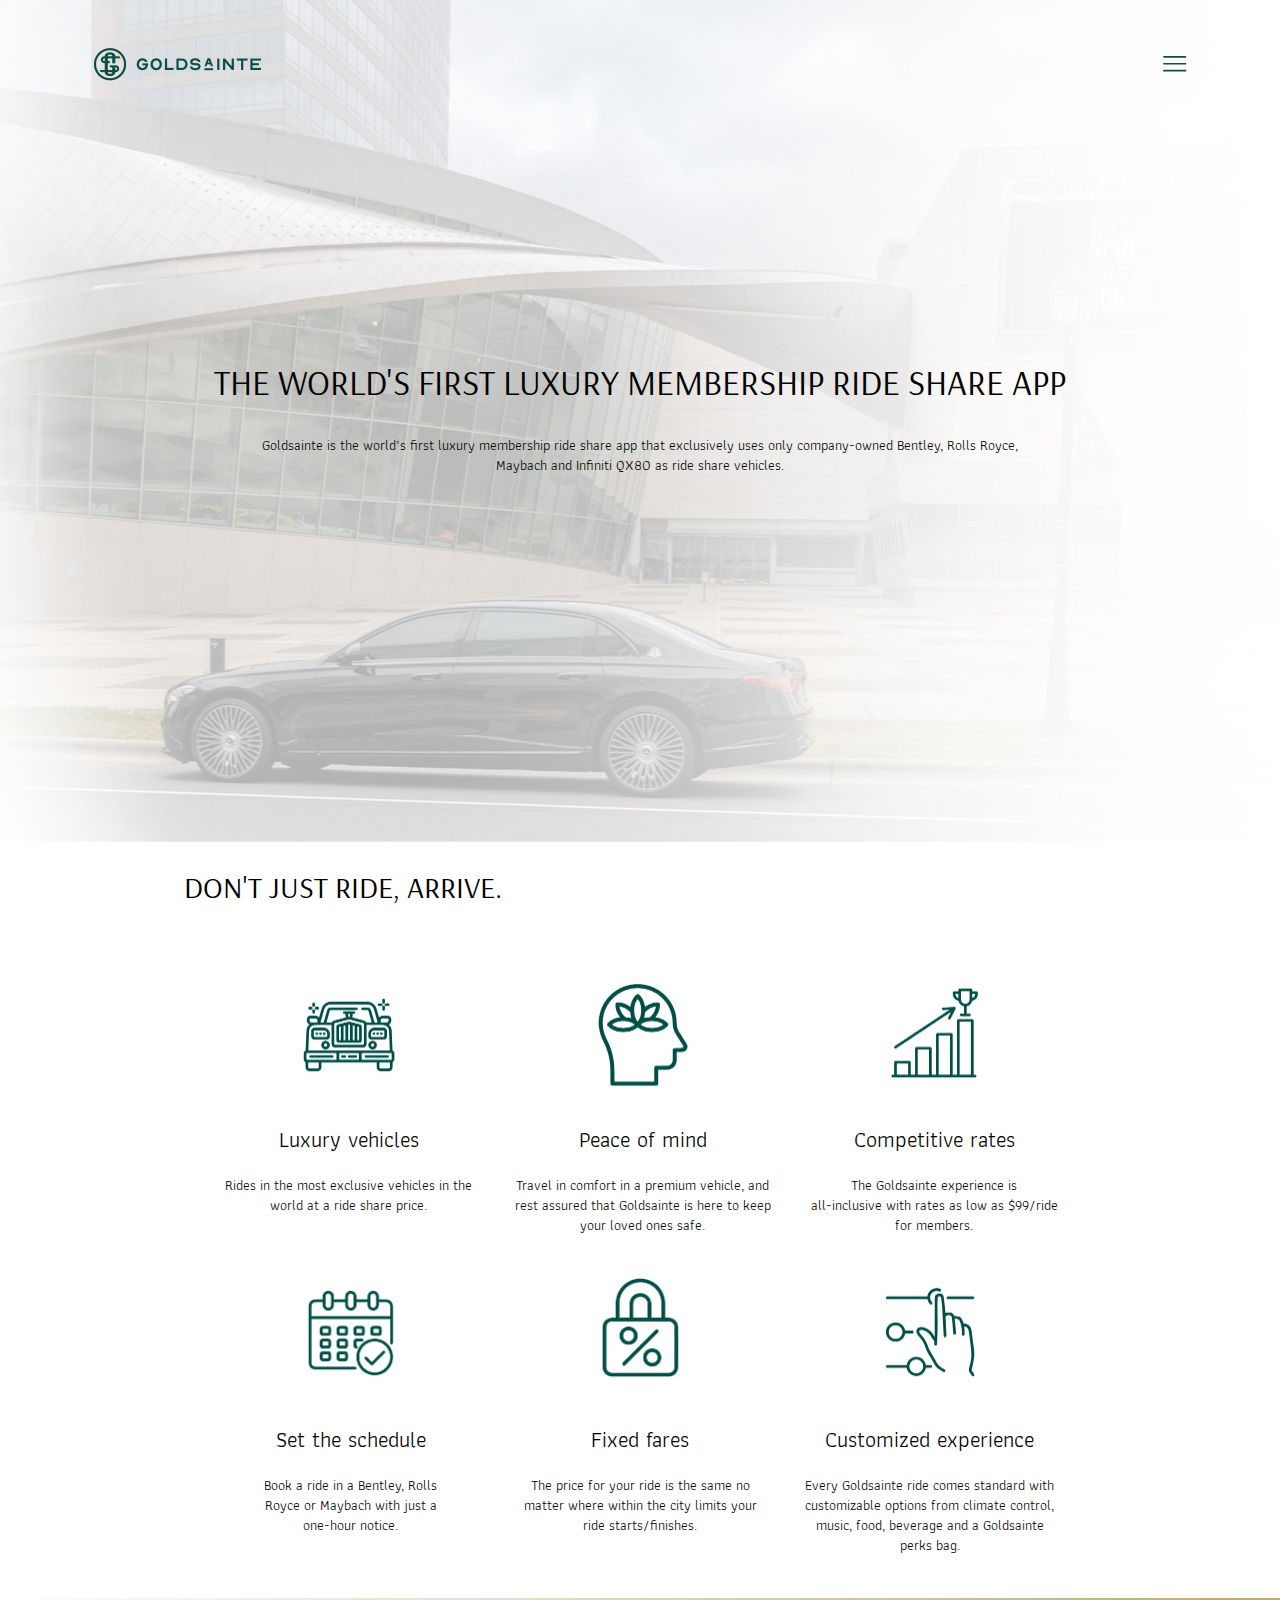
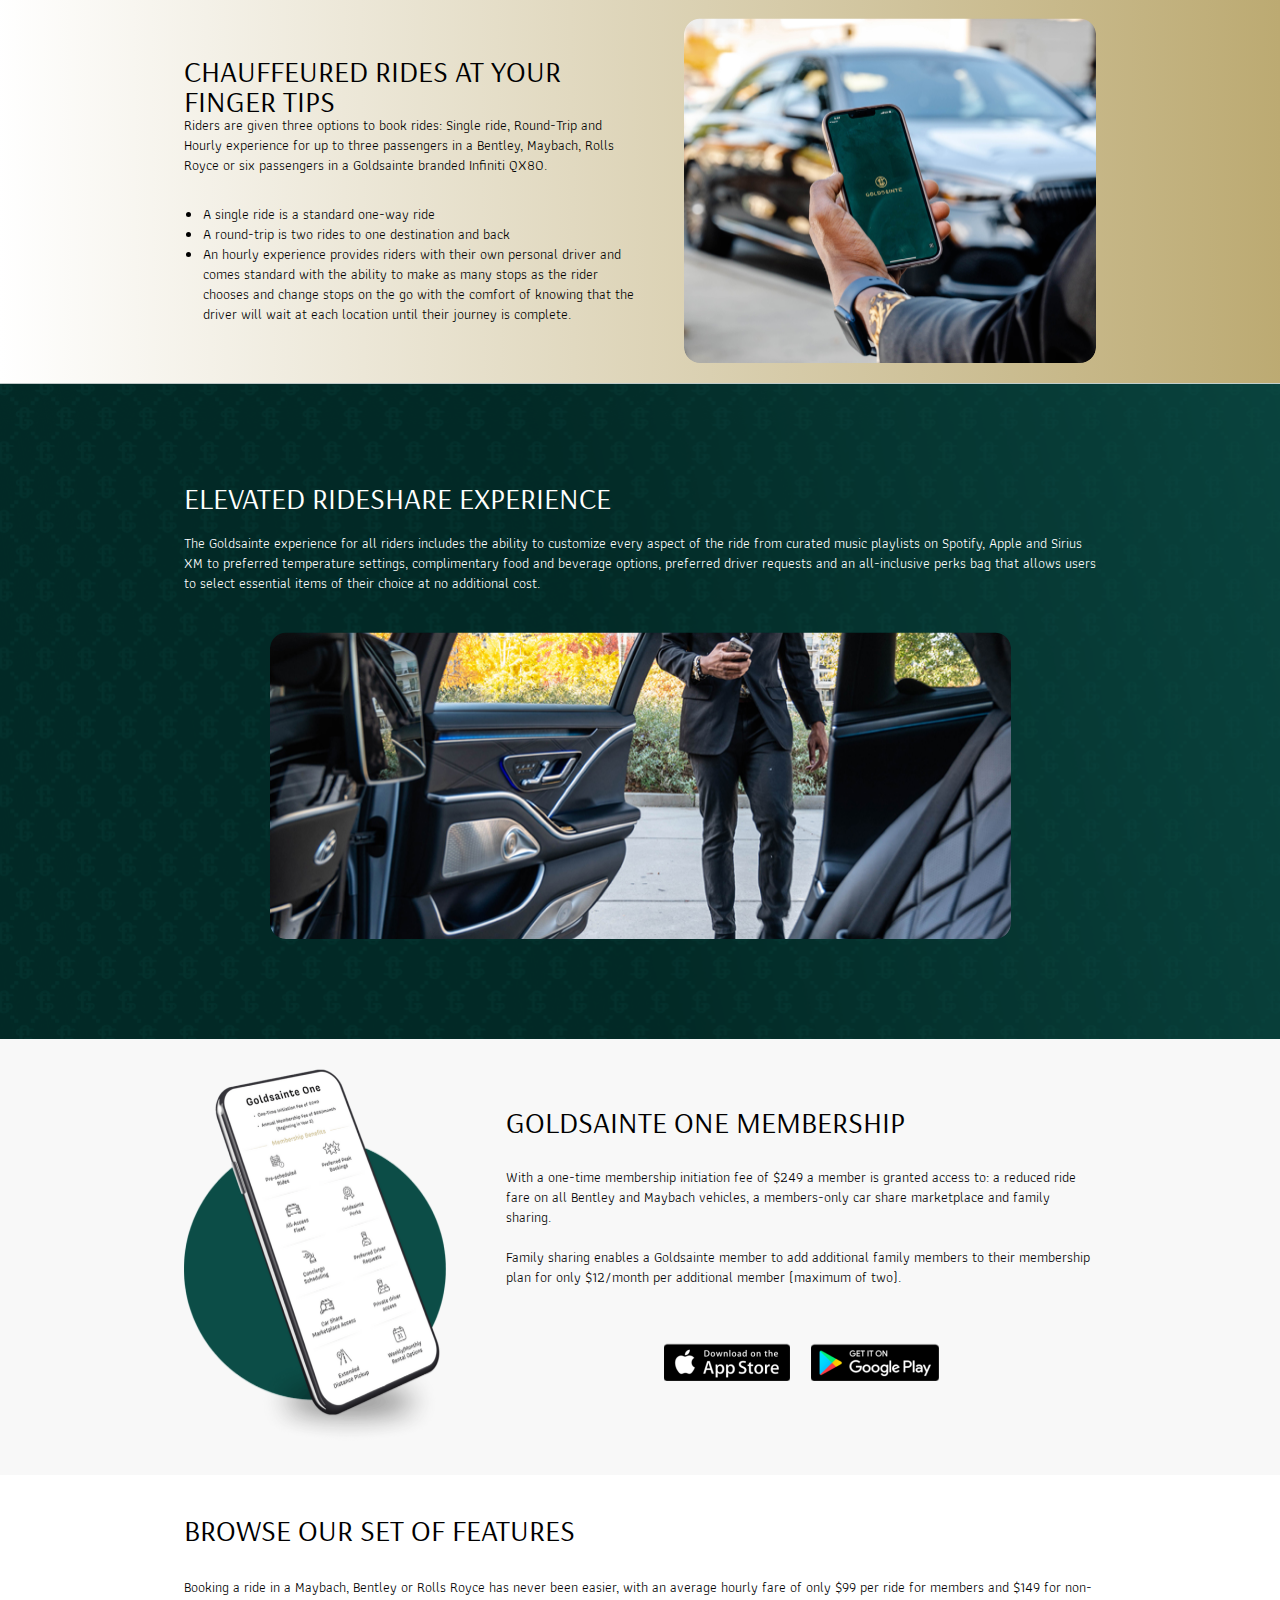
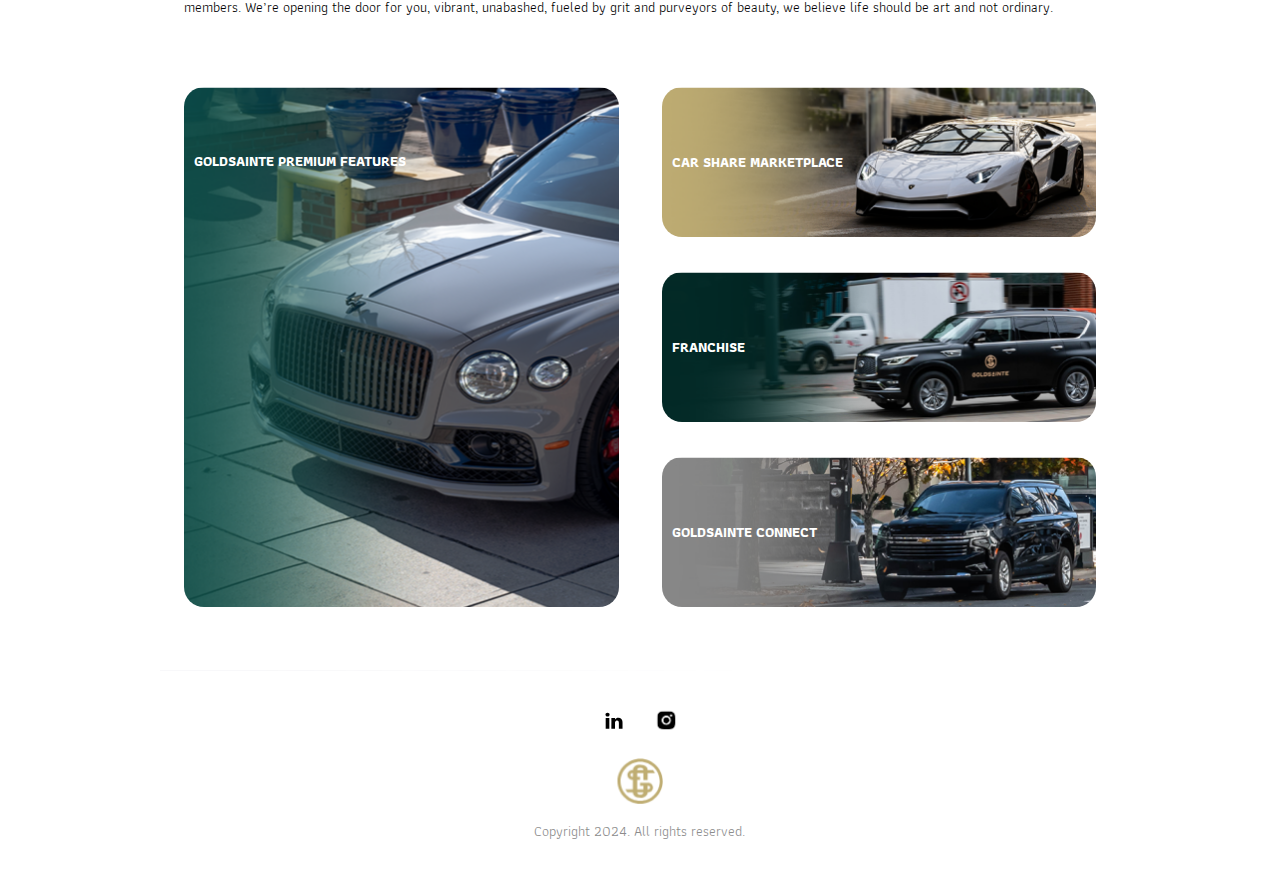
<file: index.html>
<!DOCTYPE html>
<html>
  <head>
    <meta charset="utf-8" />
    <meta name="viewport" content="initial-scale=1, width=device-width" />

    <link rel="stylesheet" href="./global.css" />
    <link rel="stylesheet" href="./index.css" />
    <link
      rel="stylesheet"
      href="https://fonts.googleapis.com/css2?family=Arsenal:wght@400;700&display=swap"
    />
    <link
      rel="stylesheet"
      href="https://fonts.googleapis.com/css2?family=Athiti:wght@400;500;600;700&display=swap"
    />
    <link
      rel="stylesheet"
      href="https://fonts.googleapis.com/css2?family=DM Sans:wght@400&display=swap"
    />

    <style>
      @font-face {
        :font-family: "Covik Sans";
        src: url("/public/Covik-Sans-Regular.otf");
        font-weight: 400;
      }
      @font-face {
        :font-family: "Covik Sans";
        src: url("/public/Covik-Sans-Bold.otf");
        font-weight: 700;
      }
      @font-face {
        :font-family: "Covik Sans";
        src: url("/public/Covik-Sans-Regular.otf");
        font-weight: 900;
      }
      @font-face {
        :font-family: "Chiffon";
        src: url("/public/Chiffon.otf");
        font-weight: 400;
      }
    </style>
  </head>
  <body>
    <div class="index">
      <div class="homehero">
        <img
          class="home-hero-white-icon"
          alt=""
          src="./public/homeherowhite@2x.png"
        />

        <div class="homehero-inner">
          <div class="frame-wrapper">
            <div class="heading-parent">
              <div class="heading">
                THE WORLD'S FIRST LUXURY MEMBERSHIP RIDE SHARE APP
              </div>
              <div class="paragraph">
                Goldsainte is the world’s first luxury membership ride share app
                that exclusively uses only company-owned Bentley, Rolls Royce,
                Maybach and Infiniti QX80 as ride share vehicles.
              </div>
            </div>
          </div>
        </div>
        <div class="home-main-logo-nav">
          <a class="primary-horizontal-logo-gold-1"> </a>
          <button class="hamburger-menu1-wrapper" id="frameButton">
            <img
              class="hamburger-menu1-icon"
              alt=""
              src="./public/hamburgermenu11.svg"
            />
          </button>
        </div>
      </div>
      <div class="home-h1">
        <div class="home-h1-inner">
          <div class="big-number-parent">
            <div class="big-number">
              <p class="dont-just-ride">Don't Just Ride, ARRIVE.</p>
              <p class="blank-line">&nbsp;</p>
              <p class="blank-line">&nbsp;</p>
            </div>
            <div class="luxury-parent">
              <div class="luxury">
                <img
                  class="luxury-rr-icon"
                  alt=""
                  src="./public/luxuryrr@2x.png"
                />

                <div class="big-number1">
                  <p class="luxury-vehicles">Luxury vehicles</p>
                  <p class="rides-in-the">&nbsp;</p>
                  <p class="rides-in-the">
                    Rides in the most exclusive vehicles in the world at a ride
                    share price.
                  </p>
                </div>
              </div>
              <div class="luxury">
                <img
                  class="luxury-rr-icon"
                  alt=""
                  src="./public/peaceofmind@2x.png"
                />

                <div class="big-number1">
                  <p class="luxury-vehicles">Peace of mind</p>
                  <p class="rides-in-the">&nbsp;</p>
                  <p class="rides-in-the">
                    Travel in comfort in a premium vehicle, and rest assured
                    that Goldsainte is here to keep your loved ones safe.
                  </p>
                </div>
              </div>
              <div class="competitive-rates">
                <img
                  class="competitiverates-icon"
                  alt=""
                  src="./public/competitiverates@2x.png"
                />

                <div class="big-number3">
                  <p class="luxury-vehicles">Competitive rates</p>
                  <p class="rides-in-the">&nbsp;</p>
                  <p class="rides-in-the">The Goldsainte experience is</p>
                  <p class="rides-in-the">
                    all-inclusive with rates as low as $99/ride for members.
                  </p>
                </div>
              </div>
              <div class="competitive-rates">
                <img
                  class="competitiverates-icon"
                  alt=""
                  src="./public/set-the-schedule@2x.png"
                />

                <div class="big-number3">
                  <p class="luxury-vehicles">Set the schedule</p>
                  <p class="rides-in-the">&nbsp;</p>
                  <p class="rides-in-the">Book a ride in a Bentley, Rolls</p>
                  <p class="rides-in-the">Royce or Maybach with just a</p>
                  <p class="rides-in-the">one-hour notice.</p>
                </div>
              </div>
              <div class="fixed-fares">
                <img
                  class="fixedfares-icon"
                  alt=""
                  src="./public/fixedfares@2x.png"
                />

                <div class="big-number5">
                  <p class="luxury-vehicles">Fixed fares</p>
                  <p class="rides-in-the">&nbsp;</p>
                  <p class="rides-in-the">
                    The price for your ride is the same no matter where within
                    the city limits your ride starts/finishes.
                  </p>
                </div>
              </div>
              <div class="customized-experience">
                <img
                  class="customizedexperience-icon"
                  alt=""
                  src="./public/customizedexperience@2x.png"
                />

                <div class="big-number3">
                  <p class="luxury-vehicles">Customized experience</p>
                  <p class="rides-in-the">&nbsp;</p>
                  <p class="rides-in-the">
                    Every Goldsainte ride comes standard with customizable
                    options from climate control, music, food, beverage and a
                    Goldsainte perks bag.
                  </p>
                </div>
              </div>
            </div>
          </div>
        </div>
      </div>
      <div class="home-h2">
        <div class="frame-parent">
          <div class="feature-title-parent">
            <div class="feature-title">
              chauffeured Rides at your finger tips
            </div>
            <div class="text">
              Riders are given three options to book rides: Single ride,
              Round-Trip and Hourly experience for up to three passengers in a
              Bentley, Maybach, Rolls Royce or six passengers in a Goldsainte
              branded Infiniti QX80.
            </div>
            <div class="text">
              <ul class="a-single-ride-is-a-standard-on">
                <li class="a-single-ride">
                  A single ride is a standard one-way ride
                </li>
                <li class="a-single-ride">
                  A round-trip is two rides to one destination and back
                </li>
                <li>
                  An hourly experience provides riders with their own personal
                  driver and comes standard with the ability to make as many
                  stops as the rider chooses and change stops on the go with the
                  comfort of knowing that the driver will wait at each location
                  until their journey is complete.
                </li>
              </ul>
            </div>
          </div>
          <img
            class="goldsainte-app-phone-maybach-m-icon"
            alt=""
            src="./public/goldsainteappphonemaybachmanrideshare@2x.png"
          />
        </div>
      </div>
      <div class="home-h3">
        <div class="frame-group">
          <div class="frame-container">
            <div class="feature-title-group">
              <div class="feature-title1">ELEVATED RIDESHARE EXPERIENCE</div>
              <div class="title">
                The Goldsainte experience for all riders includes the ability to
                customize every aspect of the ride from curated music playlists
                on Spotify, Apple and Sirius XM to preferred temperature
                settings, complimentary food and beverage options, preferred
                driver requests and an all-inclusive perks bag that allows users
                to select essential items of their choice at no additional cost.
              </div>
            </div>
            <div class="man-walking-into-mm-car-ridesh-wrapper">
              <img
                class="man-walking-into-mm-car-ridesh-icon"
                alt=""
                src="./public/manwalkingintommcarrideshare@2x.png"
              />
            </div>
          </div>
          <img
            class="video-placeholder-icon"
            alt=""
            src="./public/video-placeholder@2x.png"
          />
        </div>
      </div>
      <div class="home-h4">
        <div class="home-h4-inner">
          <div class="image-8-parent">
            <img class="image-8-icon" alt="" src="./public/image-8@2x.png" />

            <div class="headings-parent">
              <div class="headings">Goldsainte one Membership</div>
              <div class="paragraph1">
                <p class="blank-line">
                  With a one-time membership initiation fee of $249 a member is
                  granted access to: a reduced ride fare on all Bentley and
                  Maybach vehicles, a members-only car share marketplace and
                  family sharing.
                </p>
                <p class="blank-line">&nbsp;</p>
                <p class="blank-line">
                  Family sharing enables a Goldsainte member to add additional
                  family members to their membership plan for only $12/month per
                  additional member (maximum of two).
                </p>
              </div>
              <div class="image-10-parent">
                <a
                  class="image-10"
                  href="https://apps.apple.com/bm/app/goldsainte/id6445999234"
                  target="_blank"
                >
                </a>
                <a
                  class="image-9"
                  href="https://play.google.com/store/apps/datasafety?id=com.goldsainte&hl=en_US&gl=US&pli=1"
                >
                </a>
              </div>
            </div>
          </div>
        </div>
      </div>
      <div class="home-h5">
        <div class="heading-group">
          <div class="heading1">Browse our set of features</div>
          <div class="paragraph2">
            Booking a ride in a Maybach, Bentley or Rolls Royce has never been
            easier, with an average hourly fare of only $99 per ride for members
            and $149 for non-members. We’re opening the door for you, vibrant,
            unabashed, fueled by grit and purveyors of beauty, we believe life
            should be art and not ordinary.
          </div>
        </div>
      </div>
      <div class="home-7">
        <div class="frame-home-services-wrapper">
          <div class="frame-home-services">
            <a class="main-service" href="./aboutus.html">
              <div class="premium">
                <b class="paragraph3">GOLDSAINTE PREMIUM Features</b>
              </div>
            </a>
            <div class="other-services">
              <a class="carshare-f" href="./carshare.html">
                <b class="paragraph4">CAR SHARE MARKETPLACE</b>
              </a>
              <a class="franchise" href="./franchisehome.html">
                <b class="paragraph5">Franchise</b>
              </a>
              <a class="connect" href="./connect.html">
                <b class="paragraph6">GOLDSAINTE CONNECT</b>
              </a>
            </div>
          </div>
        </div>
      </div>
      <div class="_form_1"></div><script src="https://goldsainte69446.activehosted.com/f/embed.php?id=1" charset="utf-8"></script>
      <div class="homefooter">
        <div class="homefooter-inner">
          <div class="frame-div">
            <div class="heading-container">
              <b class="heading2">Contact Us</b>
              <div class="paragraph7">
                <span class="you-are-invited"
                  >You are invited to contact us using this form or by email
                  at:</span
                >
                <span class="span"> </span>
                <a
                  class="infogoldsaintecom"
                  href="https://goldsainte69446.activehosted.com/f/1"
                  target="_blank"
                >
                  <span class="infogoldsaintecom1">info@goldsainte.com</span>
                </a>
              </div>
            </div>
            <div class="divider-wrapper">
              <img class="divider-icon" alt="" src="./public/divider.svg" />
            </div>
            <div class="contact-info-12-parent">
              <div class="contact-info-12">
                <div class="social-media-container3-wrapper">
                  <div class="social-media-container3">
                    <a
                      class="social-media-icon-squarelinke"
                      href="https://www.linkedin.com/company/goldsainte/mycompany/"
                      id="socialMediaIconSquareLinke"
                    >
                      <img
                        class="social-media-icon-squarelinke-child"
                        alt=""
                        src="./public/group-73.svg"
                      />
                    </a>
                    <img
                      class="social-media-icon-squareinsta"
                      alt=""
                      src="./public/social-media-icon-squareinstagram2@2x.png"
                      id="socialMediaIconSquareInsta"
                    />
                  </div>
                </div>
              </div>
              <img
                class="goldsainte-gold-logo-home-icon"
                alt=""
                src="./public/goldsaintegoldlogohome@2x.png"
              />

              <div class="email">Copyright 2024. All rights reserved.</div>
            </div>
          </div>
        </div>
      </div>
    </div>

    <div id="menuhome" class="popup-overlay" style="display: none">
      <div class="menuhome" data-animate-on-scroll>
        <img
          class="logomark-seal-green-1-icon"
          alt=""
          src="./public/logomarksealgreen-2@2x.png"
        />

        <div class="sections1">
          <a class="about" href="./aboutus.html">about</a>
          <div class="sections-child1"></div>
          <a class="about" href="./membership.html">membership</a>
          <div class="sections-child1"></div>
          <a class="about" href="./partnerwithus.html">partner</a>
          <div class="sections-child1"></div>
          <a class="about" href="./carshare.html">Car Share</a>
          <div class="sections-child1"></div>
          <a class="about" href="./connect.html">connect</a>
          <div class="sections-child1"></div>
          <a class="about" href="./faq.html">faq</a>
          <div class="sections-child1"></div>
          <a class="about" href="./franchisehome.html">Franchise</a>
        </div>
      </div>
    </div>

    <script>
      var scrollAnimElements = document.querySelectorAll("[data-animate-on-scroll]");
      var observer = new IntersectionObserver(
        (entries) => {
          for (const entry of entries) {
            if (entry.isIntersecting || entry.intersectionRatio > 0) {
              const targetElement = entry.target;
              targetElement.classList.add("animate");
              observer.unobserve(targetElement);
            }
          }
        },
        {
          threshold: 0.15,
        }
      );
      
      for (let i = 0; i < scrollAnimElements.length; i++) {
        observer.observe(scrollAnimElements[i]);
      }
      
      var frameButton = document.getElementById("frameButton");
      if (frameButton) {
        frameButton.addEventListener("click", function () {
          var drawerOverlay = document.getElementById("menuhome");
          if (!drawerOverlay) return;
          var drawerOverlayStyle = drawerOverlay.style;
          if (drawerOverlayStyle) {
            drawerOverlayStyle.display = "flex";
            drawerOverlayStyle.zIndex = 99;
            drawerOverlayStyle.backgroundColor = "rgba(113, 113, 113, 0.3)";
            drawerOverlayStyle.alignItems = "flex-start";
            drawerOverlayStyle.justifyContent = "";
          }
          drawerOverlay.setAttribute("closable", "");
      
          var onClick =
            drawerOverlay.onClick ||
            function (e) {
              if (
                e.target === drawerOverlay &&
                drawerOverlay.hasAttribute("closable")
              ) {
                drawerOverlayStyle.display = "none";
              }
            };
          drawerOverlay.addEventListener("click", onClick);
        });
      }
      
      var socialMediaIconSquareLinke = document.getElementById(
        "socialMediaIconSquareLinke"
      );
      if (socialMediaIconSquareLinke) {
        socialMediaIconSquareLinke.addEventListener("click", function () {
          window.open("https://www.linkedin.com/company/goldsainte/mycompany/");
        });
      }
      
      var socialMediaIconSquareInsta = document.getElementById(
        "socialMediaIconSquareInsta"
      );
      if (socialMediaIconSquareInsta) {
        socialMediaIconSquareInsta.addEventListener("click", function () {
          window.open("https://www.instagram.com/goldsainte/");
        });
      }
      </script>
  </body>
</html>
</file>
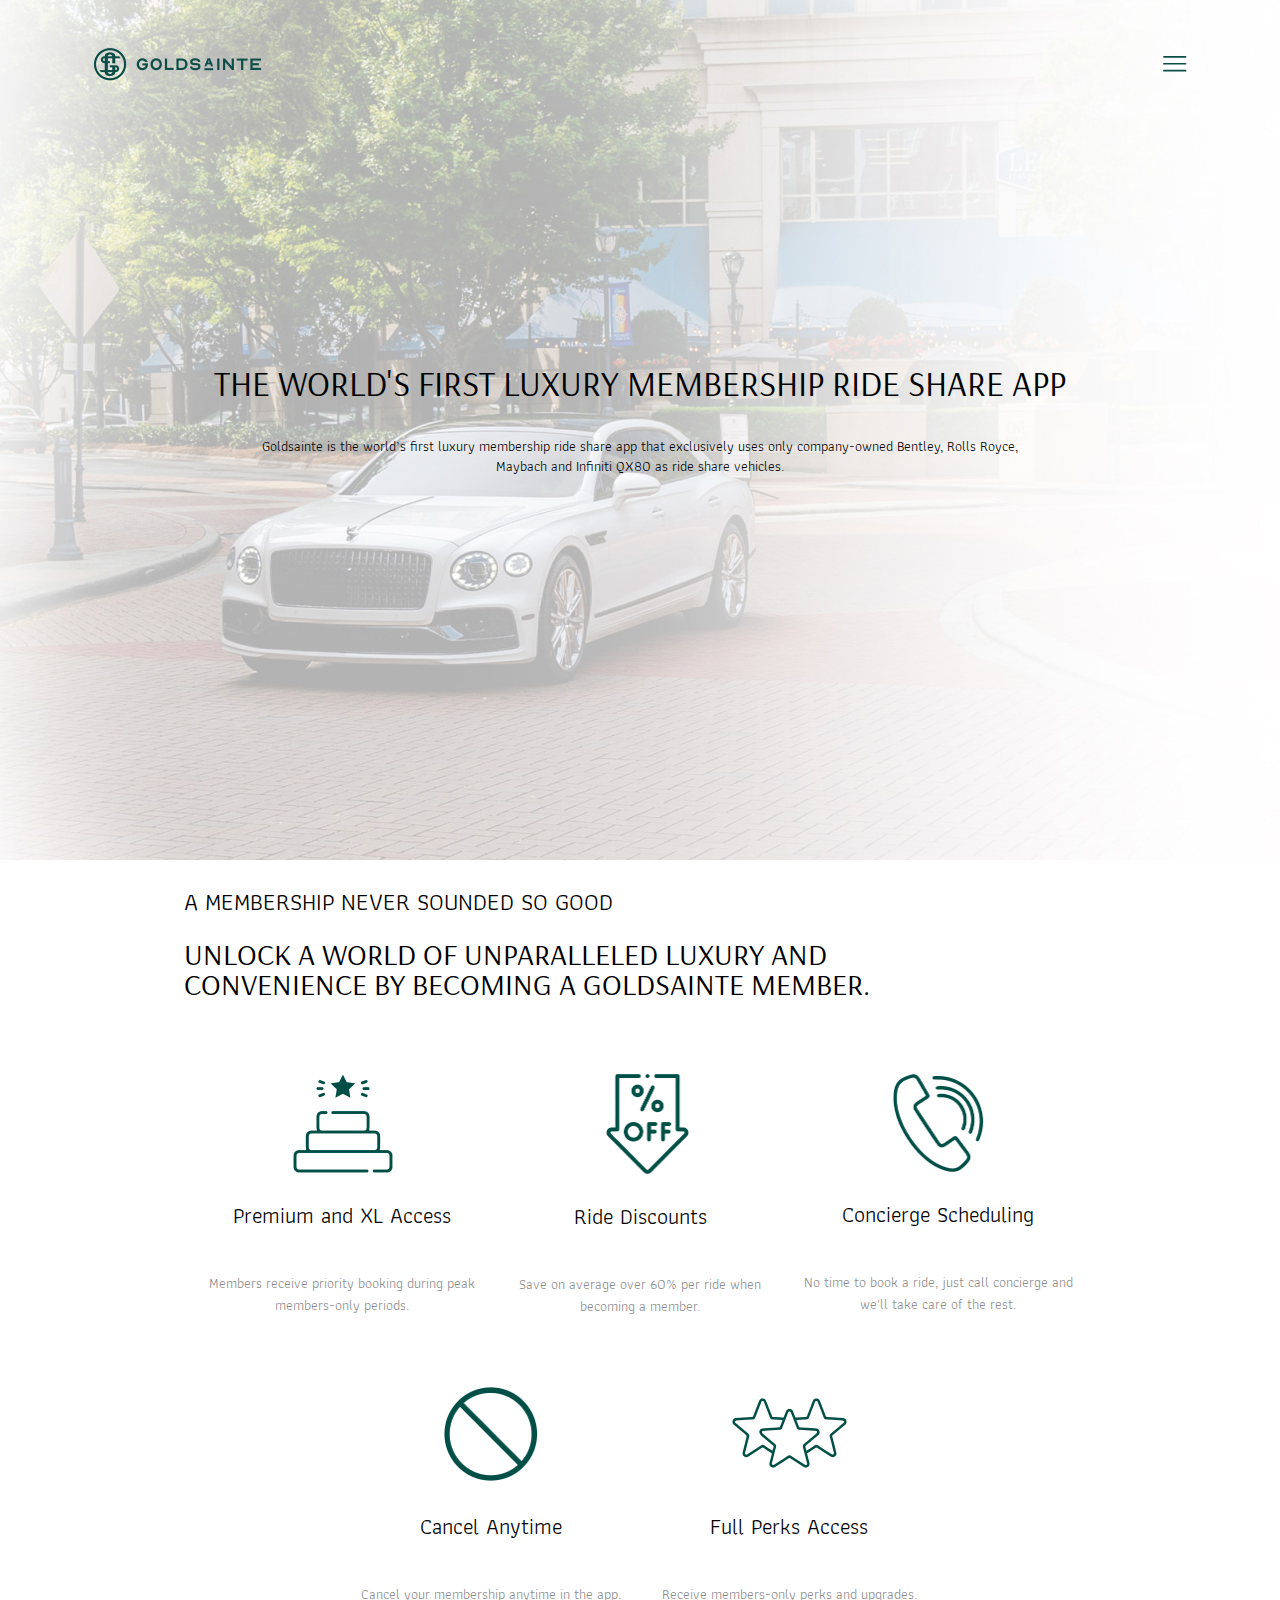
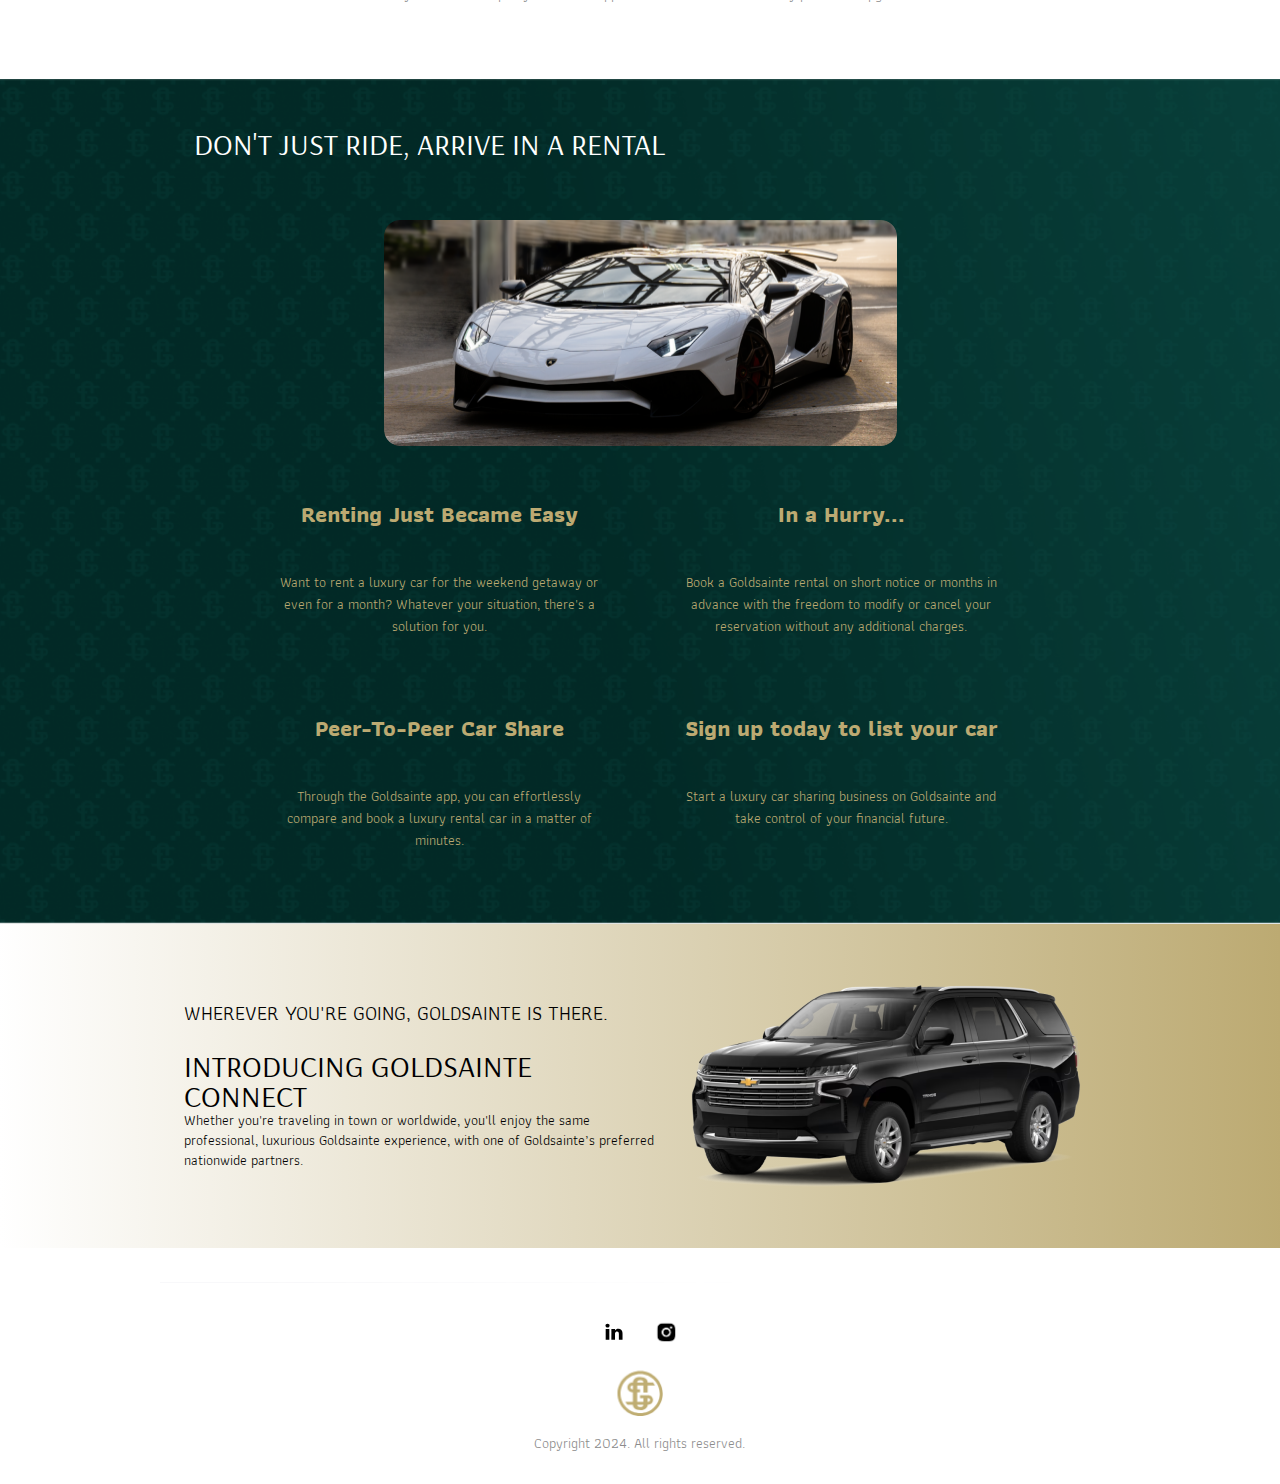
<file: aboutus.html>
<!DOCTYPE html>
<html>
  <head>
    <meta charset="utf-8" />
    <meta name="viewport" content="initial-scale=1, width=device-width" />

    <link rel="stylesheet" href="./global.css" />
    <link rel="stylesheet" href="./aboutus.css" />
    <link
      rel="stylesheet"
      href="https://fonts.googleapis.com/css2?family=Arsenal:wght@400;700&display=swap"
    />
    <link
      rel="stylesheet"
      href="https://fonts.googleapis.com/css2?family=Athiti:wght@400;500;600;700&display=swap"
    />
    <link
      rel="stylesheet"
      href="https://fonts.googleapis.com/css2?family=DM Sans:wght@400&display=swap"
    />

    <style>
      @font-face {
        :font-family: "Covik Sans";
        src: url("/public/Covik-Sans-Regular.otf");
        font-weight: 400;
      }
      @font-face {
        :font-family: "Covik Sans";
        src: url("/public/Covik-Sans-Bold.otf");
        font-weight: 700;
      }
      @font-face {
        :font-family: "Covik Sans";
        src: url("/public/Covik-Sans-Regular.otf");
        font-weight: 900;
      }
      @font-face {
        :font-family: "Chiffon";
        src: url("/public/Chiffon.otf");
        font-weight: 400;
      }
    </style>
  </head>
  <body>
    <div class="aboutus">
      <div class="abouthero">
        <img
          class="about-hero-white-icon"
          alt=""
          src="./public/aboutherowhite@2x.png"
        />

        <div class="abouthero-inner">
          <div class="frame-wrapper1">
            <div class="heading-parent1">
              <div class="heading3">
                THE WORLD'S FIRST LUXURY MEMBERSHIP RIDE SHARE APP
              </div>
              <div class="paragraph8">
                Goldsainte is the world’s first luxury membership ride share app
                that exclusively uses only company-owned Bentley, Rolls Royce,
                Maybach and Infiniti QX80 as ride share vehicles.
              </div>
            </div>
          </div>
        </div>
        <div class="about-us-main-logo-nav">
          <a
            class="primary-horizontal-logo-green-"
            href="./index.html"
            id="primaryHorizontalLogoGreen"
          >
          </a>
          <button class="hamburger-menu2-wrapper" id="frameButton">
            <img
              class="hamburger-menu2-icon"
              alt=""
              src="./public/hamburgermenu11.svg"
            />
          </button>
        </div>
      </div>
      <div class="about-us-h1">
        <div class="frame-about-us">
          <div class="frame-about-us-inner">
            <div class="frame-parent1">
              <div class="headings-wrapper">
                <div class="headings1">A MEMBERSHIP NEVER SOUNDED SO GOOD</div>
              </div>
              <div class="headings-container">
                <div class="headings2">
                  <p class="unlock-a-world">
                    Unlock a world of unparalleled luxury and convenience by
                    becoming a Goldsainte member.
                  </p>
                </div>
              </div>
            </div>
          </div>
          <div class="goldsainte-premium-and-xl-acc-parent">
            <div class="goldsainte-premium-and-xl-acc">
              <div class="paragraph9">
                <p class="premium-and-xl-access">
                  <span>
                    <span class="premium-and-xl">Premium and XL Access</span>
                  </span>
                </p>
                <p class="unlock-a-world">
                  <span>
                    <span class="blank-line10">&nbsp;</span>
                  </span>
                </p>
                <p class="members-receive-priority-booki">
                  <span>
                    <span class="members-receive-priority"
                      >Members receive priority booking during peak members-only
                      periods.</span
                    >
                  </span>
                </p>
                <p class="blank-line11">&nbsp;</p>
                <p class="blank-line11">&nbsp;</p>
                <p class="blank-line11">&nbsp;</p>
              </div>
              <img class="access-icon" alt="" src="./public/access@2x.png" />
            </div>
            <div class="ride-discounts">
              <div class="paragraph10">
                <p class="premium-and-xl-access">
                  <span>
                    <span class="blank-line10">
                      <span>Ride Discounts</span>
                    </span>
                  </span>
                </p>
                <p class="unlock-a-world">
                  <span>
                    <span class="blank-line10">
                      <span>&nbsp;</span>
                    </span>
                  </span>
                </p>
                <p class="members-receive-priority-booki">
                  <span>
                    <span class="members-receive-priority"
                      >Save on average over 60% per ride when becoming a
                      member.</span
                    >
                  </span>
                </p>
                <p class="blank-line11">&nbsp;</p>
                <p class="blank-line11">&nbsp;</p>
                <p class="blank-line11">&nbsp;</p>
                <p class="blank-line11">&nbsp;</p>
              </div>
              <img
                class="ridediscounts-icon"
                alt=""
                src="./public/ridediscounts@2x.png"
              />
            </div>
            <div class="concierge-scheduling">
              <div class="paragraph11">
                <p class="premium-and-xl-access">
                  <span>
                    <span class="blank-line10">
                      <span>Concierge Scheduling</span>
                    </span>
                  </span>
                </p>
                <p class="unlock-a-world">
                  <span>
                    <span class="blank-line10">
                      <span>&nbsp;</span>
                    </span>
                  </span>
                </p>
                <p class="members-receive-priority-booki">
                  <span>
                    <span class="members-receive-priority"
                      >No time to book a ride, just call concierge and we'll
                      take care of the rest.</span
                    >
                  </span>
                </p>
                <p class="blank-line11">&nbsp;</p>
                <p class="blank-line11">&nbsp;</p>
                <p class="blank-line11">&nbsp;</p>
                <p class="blank-line11">&nbsp;</p>
              </div>
              <img
                class="conciergescheduling-icon"
                alt=""
                src="./public/conciergescheduling@2x.png"
              />
            </div>
            <div class="ride-discounts">
              <div class="paragraph10">
                <p class="premium-and-xl-access">
                  <span>
                    <span class="blank-line10">
                      <span>Cancel Anytime</span>
                    </span>
                  </span>
                </p>
                <p class="unlock-a-world">
                  <span>
                    <span class="blank-line10">
                      <span>&nbsp;</span>
                    </span>
                  </span>
                </p>
                <p class="members-receive-priority-booki">
                  <span>
                    <span class="members-receive-priority"
                      >Cancel your membership anytime in the app.</span
                    >
                  </span>
                </p>
                <p class="blank-line11">&nbsp;</p>
                <p class="blank-line11">&nbsp;</p>
                <p class="blank-line11">&nbsp;</p>
                <p class="blank-line11">&nbsp;</p>
              </div>
              <img
                class="cancelanytime-icon"
                alt=""
                src="./public/cancelanytime@2x.png"
              />
            </div>
            <div class="ride-discounts">
              <div class="paragraph10">
                <p class="premium-and-xl-access">
                  <span>
                    <span class="blank-line10">
                      <span>Full Perks Access</span>
                    </span>
                  </span>
                </p>
                <p class="unlock-a-world">
                  <span>
                    <span class="blank-line10">
                      <span>&nbsp;</span>
                    </span>
                  </span>
                </p>
                <p class="members-receive-priority-booki">
                  <span>
                    <span class="members-receive-priority"
                      >Receive members-only perks and upgrades.</span
                    >
                  </span>
                </p>
                <p class="blank-line11">&nbsp;</p>
                <p class="blank-line11">&nbsp;</p>
              </div>
              <img
                class="fullperksaccess-icon"
                alt=""
                src="./public/fullperksaccess@2x.png"
              />
            </div>
          </div>
        </div>
      </div>
      <div class="about-us-h2">
        <div class="about-us-h2-inner">
          <div class="frame-parent2">
            <div class="big-number-wrapper">
              <div class="big-number7">Don't Just Ride, Arrive in a RENTAL</div>
            </div>
            <div class="white-sportscar-marketpace-wrapper">
              <img
                class="white-sportscar-marketpace-icon"
                alt=""
                src="./public/whitesportscarmarketpace@2x.png"
              />
            </div>
            <div class="frame-parent3">
              <div class="big-number-container">
                <div class="big-number8">
                  <p class="unlock-a-world">
                    <span class="blank-line10">
                      <b>Renting Just Became Easy</b>
                    </span>
                  </p>
                  <p class="blank-line36">
                    <span>
                      <span class="blank-line10">
                        <span>&nbsp;</span>
                      </span>
                    </span>
                  </p>
                  <p class="members-receive-priority-booki">
                    <span>
                      <span class="members-receive-priority"
                        >Want to rent a luxury car for the weekend getaway or
                        even for a month? Whatever your situation, there's a
                        solution for you.</span
                      >
                    </span>
                  </p>
                </div>
              </div>
              <div class="big-number-container">
                <div class="big-number8">
                  <p class="unlock-a-world">
                    <span class="blank-line10">
                      <b>In a Hurry...</b>
                    </span>
                  </p>
                  <p class="blank-line36">
                    <span>
                      <span class="blank-line10">
                        <span>&nbsp;</span>
                      </span>
                    </span>
                  </p>
                  <p class="members-receive-priority-booki">
                    <span>
                      <span class="members-receive-priority"
                        >Book a Goldsainte rental on short notice or months in
                        advance with the freedom to modify or cancel your
                        reservation without any additional charges.</span
                      >
                    </span>
                  </p>
                </div>
              </div>
              <div class="big-number-container">
                <div class="big-number8">
                  <p class="unlock-a-world">
                    <span class="blank-line10">
                      <b>Peer-To-Peer Car Share</b>
                    </span>
                  </p>
                  <p class="blank-line36">
                    <span>
                      <span class="blank-line10">
                        <span>&nbsp;</span>
                      </span>
                    </span>
                  </p>
                  <p class="members-receive-priority-booki">
                    <span>
                      <span class="members-receive-priority"
                        >Through the Goldsainte app, you can effortlessly
                        compare and book a luxury rental car in a matter of
                        minutes.</span
                      >
                    </span>
                  </p>
                </div>
              </div>
              <div class="big-number-container">
                <div class="big-number8">
                  <p class="unlock-a-world">
                    <span class="blank-line10">
                      <b>Sign up today to list your car</b>
                    </span>
                  </p>
                  <p class="blank-line36">
                    <span>
                      <span class="blank-line10">
                        <span>&nbsp;</span>
                      </span>
                    </span>
                  </p>
                  <p class="members-receive-priority-booki">
                    <span>
                      <span class="members-receive-priority"
                        >Start a luxury car sharing business on Goldsainte and
                        take control of your financial future.</span
                      >
                    </span>
                  </p>
                </div>
              </div>
            </div>
          </div>
        </div>
      </div>
      <div class="about-us-h3">
        <div class="rectangle-parent">
          <div class="frame-child"></div>
          <div class="feature-title-container">
            <div class="feature-title2">
              <p class="unlock-a-world">
                Wherever You're Going, Goldsainte is there.
              </p>
            </div>
            <div class="text2">Introducing Goldsainte Connect</div>
            <div class="text3">
              Whether you're traveling in town or worldwide, you'll enjoy the
              same professional, luxurious Goldsainte experience, with one of
              Goldsainte’s preferred nationwide partners.
            </div>
          </div>
          <img
            class="black-ride-share-icon"
            alt=""
            src="./public/blackrideshare@2x.png"
          />
        </div>
      </div>
      <div class="aboutus-footer">
        <div class="aboutus-footer-inner">
          <div class="frame-parent4">
            <div class="heading-parent2">
              <b class="heading4">Contact Us</b>
              <div class="paragraph14">
                <span class="you-are-invited1"
                  >You are invited to contact us using this form or by email
                  at:</span
                >
                <span class="span1"> </span>
                <a
                  class="infogoldsaintecom2"
                  href="https://goldsainte69446.activehosted.com/f/1"
                  target="_blank"
                >
                  <span class="infogoldsaintecom3">info@goldsainte.com</span>
                </a>
              </div>
            </div>
            <div class="divider-container">
              <img class="divider-icon1" alt="" src="./public/divider.svg" />
            </div>
            <div class="contact-info11-parent">
              <div class="contact-info11">
                <div class="social-media-container3-container">
                  <div class="social-media-container31">
                    <a
                      class="social-media-icon-squarelinke1"
                      href="https://www.linkedin.com/company/goldsainte/mycompany/"
                      id="socialMediaIconSquareLinke"
                    >
                      <img
                        class="social-media-icon-squarelinke-item"
                        alt=""
                        src="./public/group-73.svg"
                      />
                    </a>
                    <img
                      class="social-media-icon-squareinsta1"
                      alt=""
                      src="./public/social-media-icon-squareinstagram8343@2x.png"
                      id="socialMediaIconSquareInsta"
                    />
                  </div>
                </div>
              </div>
              <img
                class="goldsainte-gold-logo-about-us-icon"
                alt=""
                src="./public/goldsaintegoldlogofranchisewhychooseus@2x.png"
              />

              <div class="email1">Copyright 2024. All rights reserved.</div>
            </div>
          </div>
        </div>
      </div>
    </div>

    <div id="menuhome" class="popup-overlay" style="display: none">
      <div class="menuhome" data-animate-on-scroll>
        <img
          class="logomark-seal-green-1-icon"
          alt=""
          src="./public/logomarksealgreen-2@2x.png"
        />

        <div class="sections1">
          <a class="about" href="./aboutus.html">about</a>
          <div class="sections-child1"></div>
          <a class="about" href="./membership.html">membership</a>
          <div class="sections-child1"></div>
          <a class="about" href="./partnerwithus.html">partner</a>
          <div class="sections-child1"></div>
          <a class="about" href="./carshare.html">Car Share</a>
          <div class="sections-child1"></div>
          <a class="about" href="./connect.html">connect</a>
          <div class="sections-child1"></div>
          <a class="about" href="./faq.html">faq</a>
          <div class="sections-child1"></div>
          <a class="about" href="./franchisehome.html">Franchise</a>
        </div>
      </div>
    </div>

    <script>
      var scrollAnimElements = document.querySelectorAll("[data-animate-on-scroll]");
      var observer = new IntersectionObserver(
        (entries) => {
          for (const entry of entries) {
            if (entry.isIntersecting || entry.intersectionRatio > 0) {
              const targetElement = entry.target;
              targetElement.classList.add("animate");
              observer.unobserve(targetElement);
            }
          }
        },
        {
          threshold: 0.15,
        }
      );
      
      for (let i = 0; i < scrollAnimElements.length; i++) {
        observer.observe(scrollAnimElements[i]);
      }
      
      var primaryHorizontalLogoGreen = document.getElementById(
        "primaryHorizontalLogoGreen"
      );
      if (primaryHorizontalLogoGreen) {
        primaryHorizontalLogoGreen.addEventListener("click", function (e) {
          window.location.href = "./index1.html";
        });
      }
      
      var frameButton = document.getElementById("frameButton");
      if (frameButton) {
        frameButton.addEventListener("click", function () {
          var drawerOverlay = document.getElementById("menuhome");
          if (!drawerOverlay) return;
          var drawerOverlayStyle = drawerOverlay.style;
          if (drawerOverlayStyle) {
            drawerOverlayStyle.display = "flex";
            drawerOverlayStyle.zIndex = 99;
            drawerOverlayStyle.backgroundColor = "rgba(113, 113, 113, 0.3)";
            drawerOverlayStyle.alignItems = "flex-start";
            drawerOverlayStyle.justifyContent = "";
          }
          drawerOverlay.setAttribute("closable", "");
      
          var onClick =
            drawerOverlay.onClick ||
            function (e) {
              if (
                e.target === drawerOverlay &&
                drawerOverlay.hasAttribute("closable")
              ) {
                drawerOverlayStyle.display = "none";
              }
            };
          drawerOverlay.addEventListener("click", onClick);
        });
      }
      
      var socialMediaIconSquareLinke = document.getElementById(
        "socialMediaIconSquareLinke"
      );
      if (socialMediaIconSquareLinke) {
        socialMediaIconSquareLinke.addEventListener("click", function () {
          window.open("https://www.linkedin.com/company/goldsainte/mycompany/");
        });
      }
      
      var socialMediaIconSquareInsta = document.getElementById(
        "socialMediaIconSquareInsta"
      );
      if (socialMediaIconSquareInsta) {
        socialMediaIconSquareInsta.addEventListener("click", function () {
          window.open("https://www.instagram.com/goldsainte/");
        });
      }
      </script>
  </body>
</html>
</file>
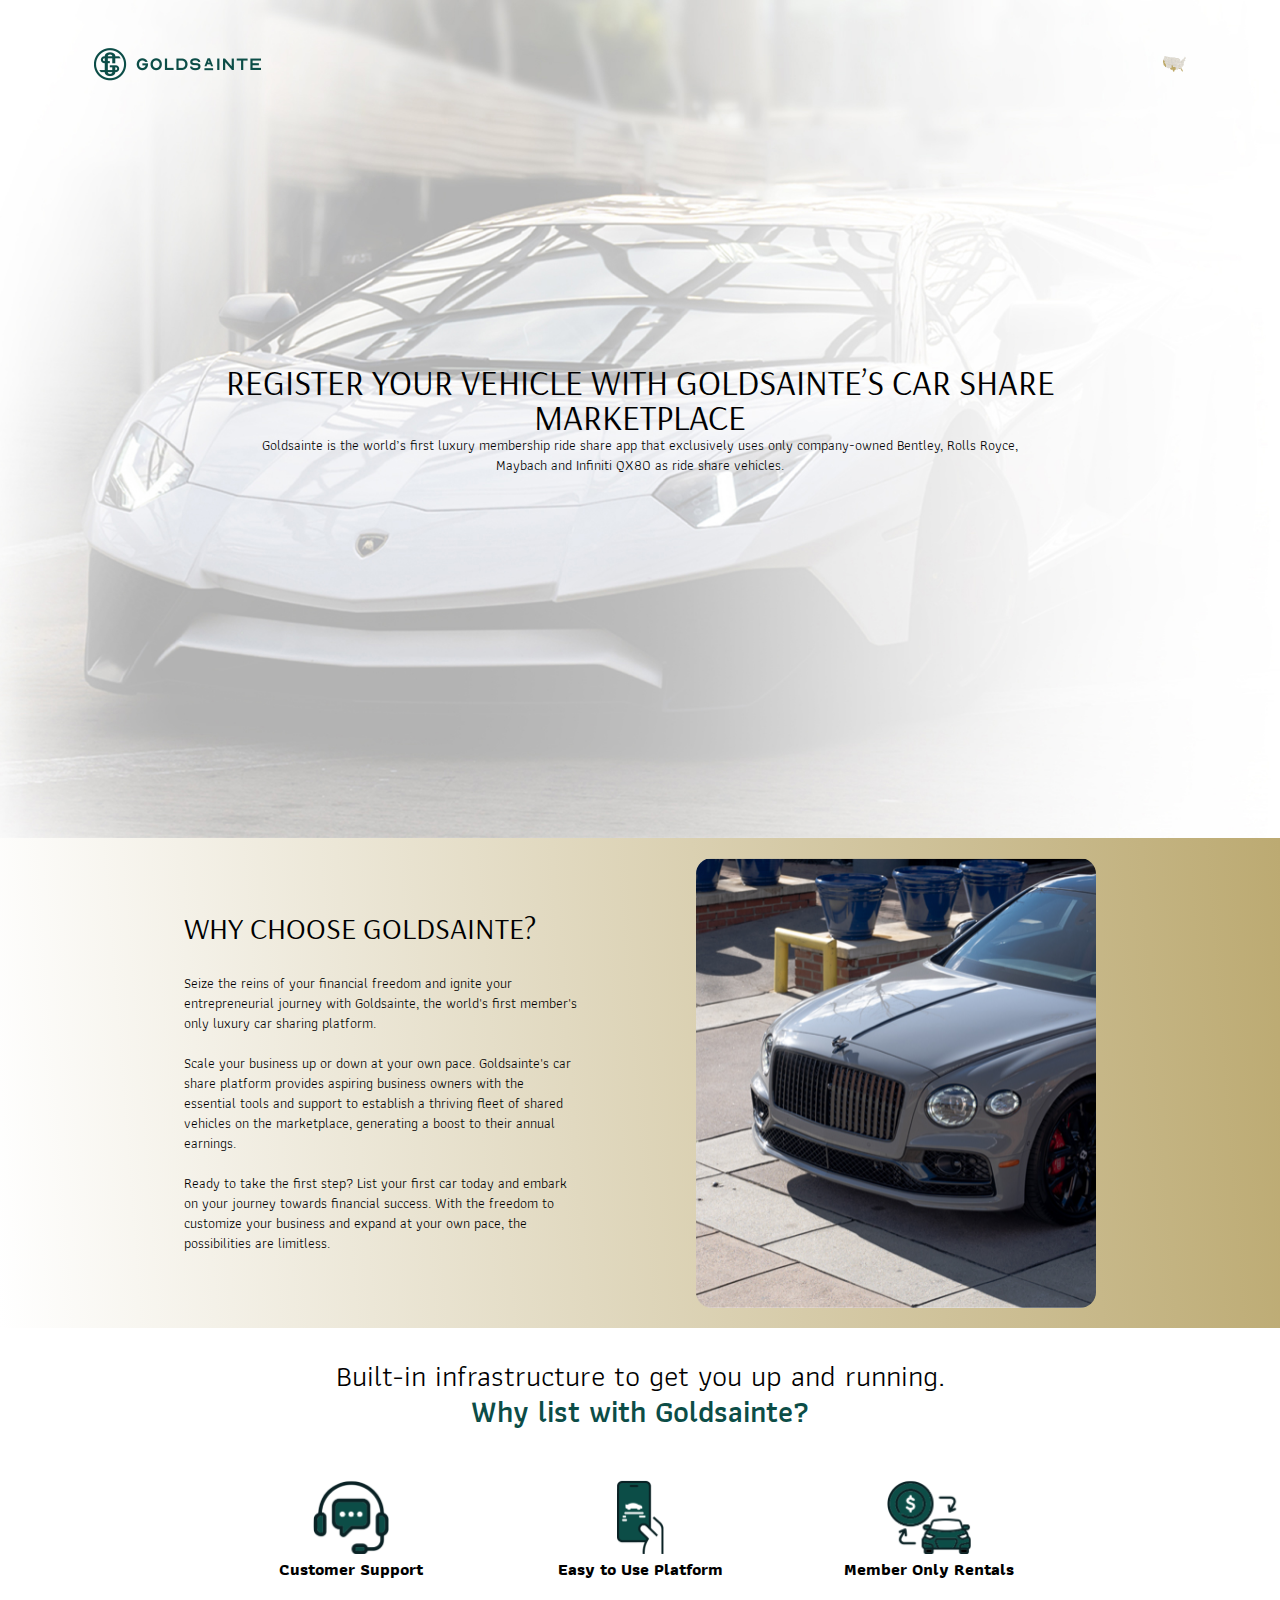
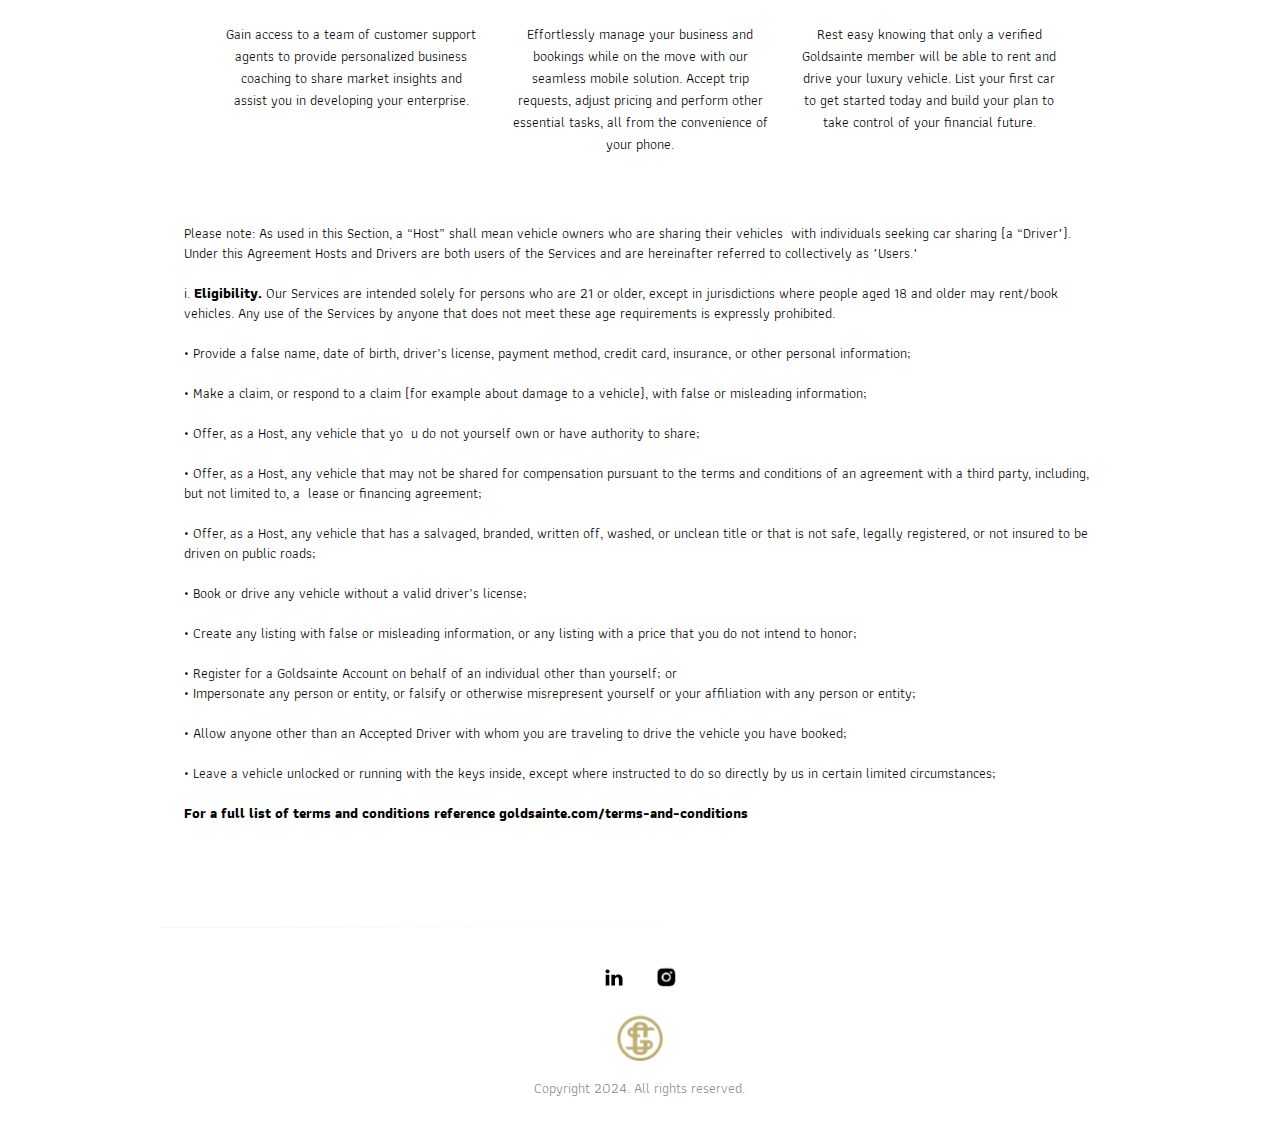
<file: carshare.html>
<!DOCTYPE html>
<html>
  <head>
    <meta charset="utf-8" />
    <meta name="viewport" content="initial-scale=1, width=device-width" />

    <link rel="stylesheet" href="./global.css" />
    <link rel="stylesheet" href="./carshare.css" />
    <link
      rel="stylesheet"
      href="https://fonts.googleapis.com/css2?family=Arsenal:wght@400;700&display=swap"
    />
    <link
      rel="stylesheet"
      href="https://fonts.googleapis.com/css2?family=Athiti:wght@400;500;600;700&display=swap"
    />
    <link
      rel="stylesheet"
      href="https://fonts.googleapis.com/css2?family=DM Sans:wght@400&display=swap"
    />

    <style>
      @font-face {
        :font-family: "Covik Sans";
        src: url("/public/Covik-Sans-Regular.otf");
        font-weight: 400;
      }
      @font-face {
        :font-family: "Covik Sans";
        src: url("/public/Covik-Sans-Bold.otf");
        font-weight: 700;
      }
      @font-face {
        :font-family: "Covik Sans";
        src: url("/public/Covik-Sans-Regular.otf");
        font-weight: 900;
      }
      @font-face {
        :font-family: "Chiffon";
        src: url("/public/Chiffon.otf");
        font-weight: 400;
      }
    </style>
  </head>
  <body>
    <div class="carshare">
      <div class="carsharehero">
        <img
          class="carshare-hero-image-white-icon"
          alt=""
          src="./public/carshareheroimagewhite@2x.png"
        />

        <img class="faqhero-1-icon" alt="" src="./public/faqhero-1@2x.png" />

        <div class="carsharehero-child"></div>
        <div class="carsharehero-item"></div>
        <div class="carshare-main-logo-nav">
          <a
            class="primary-horizontal-logo-green-4"
            href="./index.html"
            id="primaryHorizontalLogoGreen"
          >
          </a>
          <button class="hamburger-menu753523-wrapper" id="frameButton">
            <img
              class="hamburger-menu753523-icon"
              alt=""
              src="./public/vector.svg"
            />
          </button>
        </div>
        <div class="carsharehero-inner">
          <div class="frame-wrapper31">
            <div class="heading-parent28">
              <div class="heading32">
                Register Your Vehicle With Goldsainte’s car share Marketplace
              </div>
              <div class="paragraph58">
                Goldsainte is the world’s first luxury membership ride share app
                that exclusively uses only company-owned Bentley, Rolls Royce,
                Maybach and Infiniti QX80 as ride share vehicles.
              </div>
            </div>
          </div>
        </div>
      </div>
      <div class="carshare-h1">
        <div class="frame-parent27">
          <div class="feature-title-parent8">
            <div class="feature-title15">Why choose Goldsainte?</div>
            <a
              class="text8"
              href="https://goldsainte69446.activehosted.com/f/5"
              target="_blank"
            >
              <p class="seize-the-reins">
                Seize the reins of your financial freedom and ignite your
                entrepreneurial journey with Goldsainte, the world's first
                member's only luxury car sharing platform.
              </p>
              <p class="seize-the-reins">&nbsp;</p>
              <p class="seize-the-reins">
                Scale your business up or down at your own pace. Goldsainte's
                car share platform provides aspiring business owners with the
                essential tools and support to establish a thriving fleet of
                shared vehicles on the marketplace, generating a boost to their
                annual earnings.
              </p>
              <p class="seize-the-reins">&nbsp;</p>
              <p class="seize-the-reins">
                Ready to take the first step? List your first car today and
                embark on your journey towards financial success. With the
                freedom to customize your business and expand at your own pace,
                the possibilities are limitless.
              </p>
            </a>
          </div>
          <img
            class="bently-flying-spur-gray-icon"
            alt=""
            src="./public/bentlyflyingspurgray@2x.png"
          />
        </div>
      </div>
      <div class="carshare-h2">
        <div class="frame-parent28">
          <div class="built-in-infrastructure-to-get-wrapper">
            <div class="built-in-infrastructure-to-container">
              <p class="seize-the-reins">
                Built-in infrastructure to get you up and running.
              </p>
              <p class="why-list-with">Why list with Goldsainte?</p>
            </div>
          </div>
          <div class="headings-wrapper7">
            <div class="headings10">
              <p class="membership-benefits1">MEMBERSHIP BENEFITS</p>
              <p class="blank-line162">&nbsp;</p>
              <p class="blank-line162">&nbsp;</p>
            </div>
          </div>
          <div class="frame-wrapper32">
            <div class="headings-wrapper8">
              <div class="headings11">Why Ride with Goldsainte Connect?</div>
            </div>
          </div>
        </div>
      </div>
      <div class="carshare-h3">
        <div class="frame-parent29">
          <div class="frame-wrapper33">
            <div class="headings-wrapper8">
              <div class="headings11">Why Ride with Goldsainte Connect?</div>
            </div>
          </div>
          <div class="group-parent2">
            <div class="frame-wrapper34">
              <div class="customer-support-iconsvg-parent">
                <img
                  class="customer-support-iconsvg"
                  alt=""
                  src="./public/customer-support-iconsvg@2x.png"
                />

                <div class="paragraph59">
                  <p class="customer-support">
                    <span>
                      <span class="customer-support1">
                        <b>Customer Support</b>
                      </span>
                    </span>
                  </p>
                  <p class="seize-the-reins">
                    <span>
                      <span>
                        <span class="customer-support1">
                          <span>&nbsp;</span>
                        </span>
                      </span>
                    </span>
                  </p>
                  <p class="gain-access-to-a-team-of-custo">
                    <span>
                      <span>
                        <span class="gain-access-to"
                          >Gain access to a team of customer support agents to
                          provide personalized business coaching to share market
                          insights and assist you in developing your
                          enterprise.</span
                        >
                      </span>
                    </span>
                  </p>
                  <p class="blank-line166">
                    <span>
                      <span class="customer-support1">&nbsp;</span>
                    </span>
                  </p>
                  <p class="seize-the-reins">
                    <span>
                      <span class="customer-support1">&nbsp;</span>
                    </span>
                  </p>
                  <p class="seize-the-reins">
                    <span>
                      <span class="customer-support1">&nbsp;</span>
                    </span>
                  </p>
                  <p class="seize-the-reins">
                    <span>
                      <span class="customer-support1">&nbsp;</span>
                    </span>
                  </p>
                </div>
              </div>
            </div>
            <div class="frame-wrapper35">
              <div class="platform-iconsvg-parent">
                <img
                  class="platform-iconsvg"
                  alt=""
                  src="./public/platform-iconsvg@2x.png"
                />

                <div class="paragraph59">
                  <p class="customer-support">
                    <span class="customer-support1">
                      <b>Easy to Use Platform</b>
                    </span>
                  </p>
                  <p class="seize-the-reins">
                    <span>
                      <span class="customer-support1">
                        <span>&nbsp;</span>
                      </span>
                    </span>
                  </p>
                  <p class="gain-access-to-a-team-of-custo">
                    <span>
                      <span class="gain-access-to"
                        >Effortlessly manage your business and bookings while on
                        the move with our seamless mobile solution. Accept trip
                        requests, adjust pricing and perform other essential
                        tasks, all from the convenience of your phone.</span
                      >
                    </span>
                  </p>
                  <p class="seize-the-reins">
                    <span>
                      <span class="gain-access-to">&nbsp;</span>
                    </span>
                  </p>
                  <p class="seize-the-reins">
                    <span>
                      <span class="customer-support1">&nbsp;</span>
                    </span>
                  </p>
                  <p class="seize-the-reins">
                    <span>
                      <span class="customer-support1">&nbsp;</span>
                    </span>
                  </p>
                  <p class="seize-the-reins">
                    <span>
                      <span class="customer-support1">&nbsp;</span>
                    </span>
                  </p>
                  <p class="seize-the-reins">
                    <span>
                      <span class="customer-support1">&nbsp;</span>
                    </span>
                  </p>
                </div>
              </div>
            </div>
            <div class="frame-wrapper35">
              <div class="platform-iconsvg-parent">
                <img
                  class="rent-iconsvg"
                  alt=""
                  src="./public/rent-iconsvg@2x.png"
                />

                <div class="paragraph59">
                  <p class="customer-support">
                    <span class="customer-support1">
                      <b>Member Only Rentals</b>
                    </span>
                  </p>
                  <p class="seize-the-reins">
                    <span>
                      <span class="customer-support1">
                        <span>&nbsp;</span>
                      </span>
                    </span>
                  </p>
                  <p class="gain-access-to-a-team-of-custo">
                    <span>
                      <span class="gain-access-to"
                        >Rest easy knowing that only a verified Goldsainte
                        member will be able to rent and drive your luxury
                        vehicle. List your first car to get started today and
                        build your plan to take control of your financial
                        future.</span
                      >
                    </span>
                  </p>
                  <p class="seize-the-reins">
                    <span>
                      <span class="customer-support1">&nbsp;</span>
                    </span>
                  </p>
                  <p class="seize-the-reins">
                    <span>
                      <span class="customer-support1">&nbsp;</span>
                    </span>
                  </p>
                  <p class="seize-the-reins">
                    <span>
                      <span class="customer-support1">&nbsp;</span>
                    </span>
                  </p>
                  <p class="seize-the-reins">
                    <span>
                      <span class="customer-support1">&nbsp;</span>
                    </span>
                  </p>
                </div>
              </div>
            </div>
          </div>
        </div>
      </div>
      <div class="_form_5"></div><script src="https://goldsainte69446.activehosted.com/f/embed.php?id=5" charset="utf-8"></script>
      <div class="carshare-h4">
        <div class="frame-parent30">
          <div class="big-number-wrapper5">
            <div class="big-number21">FREQUENTLY ASKED QUESTIONS:</div>
          </div>
          <div class="please-note-as-container">
            <p class="seize-the-reins">
              Please note: As used in this Section, a “Host” shall mean vehicle
              owners who are sharing their vehicles  with individuals seeking
              car sharing (a “Driver"). Under this Agreement Hosts and Drivers
              are both users of the Services and are hereinafter referred to
              collectively as "Users."
            </p>
            <p class="seize-the-reins">&nbsp;</p>
            <p class="seize-the-reins">
              <span class="i">i. </span>
              <b class="i">Eligibility.</b>
              <span>
                Our Services are intended solely for persons who are 21 or
                older, except in jurisdictions where people aged 18 and older
                may rent/book vehicles. Any use of the Services by anyone that
                does not meet these age requirements is expressly
                prohibited.</span
              >
            </p>
            <p class="seize-the-reins">&nbsp;</p>
            <p class="seize-the-reins">
              • Provide a false name, date of birth, driver’s license, payment
              method, credit card, insurance, or other personal information;
            </p>
            <p class="seize-the-reins">&nbsp;</p>
            <p class="seize-the-reins">
              • Make a claim, or respond to a claim (for example about damage to
              a vehicle), with false or misleading information;
            </p>
            <p class="seize-the-reins">&nbsp;</p>
            <p class="seize-the-reins">
              • Offer, as a Host, any vehicle that yo  u do not yourself own or
              have authority to share;
            </p>
            <p class="seize-the-reins">&nbsp;</p>
            <p class="seize-the-reins">
              • Offer, as a Host, any vehicle that may not be shared for
              compensation pursuant to the terms and conditions of an agreement
              with a third party, including, but not limited to, a  lease or
              financing agreement;
            </p>
            <p class="seize-the-reins">&nbsp;</p>
            <p class="seize-the-reins">
              • Offer, as a Host, any vehicle that has a salvaged, branded,
              written off, washed, or unclean title or that is not safe, legally
              registered, or not insured to be driven on public roads;
            </p>
            <p class="seize-the-reins">&nbsp;</p>
            <p class="seize-the-reins">
              • Book or drive any vehicle without a valid driver’s license;
            </p>
            <p class="seize-the-reins">&nbsp;</p>
            <p class="seize-the-reins">
              • Create any listing with false or misleading information, or any
              listing with a price that you do not intend to honor;
            </p>
            <p class="seize-the-reins">&nbsp;</p>
            <p class="seize-the-reins">
              • Register for a Goldsainte Account on behalf of an individual
              other than yourself; or
            </p>
            <p class="seize-the-reins">
              • Impersonate any person or entity, or falsify or otherwise
              misrepresent yourself or your affiliation with any person or
              entity;
            </p>
            <p class="seize-the-reins">&nbsp;</p>
            <p class="seize-the-reins">
              • Allow anyone other than an Accepted Driver with whom you are
              traveling to drive the vehicle you have booked;
            </p>
            <p class="seize-the-reins">&nbsp;</p>
            <p class="seize-the-reins">
              • Leave a vehicle unlocked or running with the keys inside, except
              where instructed to do so directly by us in certain limited
              circumstances;
            </p>
            <p class="seize-the-reins">&nbsp;</p>
            <p class="seize-the-reins">
              <b
                >For a full list of terms and conditions reference
                goldsainte.com/terms-and-conditions</b
              >
            </p>
          </div>
        </div>
      </div>
      <div class="_form_18"></div><script src="https://goldsainte69446.activehosted.com/f/embed.php?id=18" charset="utf-8"></script>
      <div class="carshare-footer">
        <div class="carshare-footer-inner">
          <div class="frame-parent31">
            <div class="heading-parent29">
              <div class="heading33">Contact Us</div>
              <div class="paragraph62">
                <span class="you-are-invited6"
                  >You are invited to contact us using this form or by email
                  at:</span
                >
                <span class="span9"> </span>
                <a
                  class="infogoldsaintecom12"
                  href="https://www.goldsainte.com/about#"
                  target="_blank"
                >
                  <span class="infogoldsaintecom13">info@goldsainte.com</span>
                </a>
              </div>
            </div>
            <div class="heading-parent30">
              <b class="heading34">Contact Us</b>
              <div class="paragraph63">
                <span class="you-are-invited6"
                  >You are invited to contact us using this form or by email
                  at:</span
                >
                <span class="span9"> </span>
                <a
                  class="infogoldsaintecom12"
                  href="https://goldsainte69446.activehosted.com/f/1"
                  target="_blank"
                >
                  <span class="infogoldsaintecom13">info@goldsainte.com</span>
                </a>
              </div>
            </div>
            <div class="divider-wrapper6">
              <img class="divider-icon8" alt="" src="./public/divider.svg" />
            </div>
            <div class="contact-info611-parent">
              <div class="contact-info611">
                <div class="social-media-container3-wrapper2">
                  <div class="social-media-container34">
                    <a
                      class="social-media-icon-squarelinke8"
                      href="https://www.linkedin.com/company/goldsainte/mycompany/"
                      id="socialMediaIconSquareLinke"
                    >
                      <img
                        class="social-media-icon-squarelinke-child2"
                        alt=""
                        src="./public/group-731.svg"
                      />
                    </a>
                    <img
                      class="social-media-icon-squareinsta8"
                      alt=""
                      src="./public/social-media-icon-squareinstagram2434@2x.png"
                      id="socialMediaIconSquareInsta"
                    />
                  </div>
                </div>
              </div>
              <img
                class="goldsainte-gold-logo-carshare-icon"
                alt=""
                src="./public/goldsaintegoldlogocarshare@2x.png"
              />

              <div class="email8">Copyright 2024. All rights reserved.</div>
            </div>
          </div>
        </div>
      </div>
    </div>

    <div id="menuhome" class="popup-overlay" style="display: none">
      <div class="menuhome" data-animate-on-scroll>
        <img
          class="logomark-seal-green-1-icon"
          alt=""
          src="./public/logomarksealgreen-2@2x.png"
        />

        <div class="sections1">
          <a class="about" href="./aboutus.html">about</a>
          <div class="sections-child1"></div>
          <a class="about" href="./membership.html">membership</a>
          <div class="sections-child1"></div>
          <a class="about" href="./partnerwithus.html">partner</a>
          <div class="sections-child1"></div>
          <a class="about" href="./carshare.html">Car Share</a>
          <div class="sections-child1"></div>
          <a class="about" href="./connect.html">connect</a>
          <div class="sections-child1"></div>
          <a class="about" href="./faq.html">faq</a>
          <div class="sections-child1"></div>
          <a class="about" href="./franchisehome.html">Franchise</a>
        </div>
      </div>
    </div>

    <script>
      var scrollAnimElements = document.querySelectorAll("[data-animate-on-scroll]");
      var observer = new IntersectionObserver(
        (entries) => {
          for (const entry of entries) {
            if (entry.isIntersecting || entry.intersectionRatio > 0) {
              const targetElement = entry.target;
              targetElement.classList.add("animate");
              observer.unobserve(targetElement);
            }
          }
        },
        {
          threshold: 0.15,
        }
      );
      
      for (let i = 0; i < scrollAnimElements.length; i++) {
        observer.observe(scrollAnimElements[i]);
      }
      
      var primaryHorizontalLogoGreen = document.getElementById(
        "primaryHorizontalLogoGreen"
      );
      if (primaryHorizontalLogoGreen) {
        primaryHorizontalLogoGreen.addEventListener("click", function (e) {
          window.location.href = "./index1.html";
        });
      }
      
      var frameButton = document.getElementById("frameButton");
      if (frameButton) {
        frameButton.addEventListener("click", function () {
          var drawerOverlay = document.getElementById("menuhome");
          if (!drawerOverlay) return;
          var drawerOverlayStyle = drawerOverlay.style;
          if (drawerOverlayStyle) {
            drawerOverlayStyle.display = "flex";
            drawerOverlayStyle.zIndex = 99;
            drawerOverlayStyle.backgroundColor = "rgba(113, 113, 113, 0.3)";
            drawerOverlayStyle.alignItems = "flex-start";
            drawerOverlayStyle.justifyContent = "";
          }
          drawerOverlay.setAttribute("closable", "");
      
          var onClick =
            drawerOverlay.onClick ||
            function (e) {
              if (
                e.target === drawerOverlay &&
                drawerOverlay.hasAttribute("closable")
              ) {
                drawerOverlayStyle.display = "none";
              }
            };
          drawerOverlay.addEventListener("click", onClick);
        });
      }
      
      var socialMediaIconSquareLinke = document.getElementById(
        "socialMediaIconSquareLinke"
      );
      if (socialMediaIconSquareLinke) {
        socialMediaIconSquareLinke.addEventListener("click", function () {
          window.open("https://www.linkedin.com/company/goldsainte/mycompany/");
        });
      }
      
      var socialMediaIconSquareInsta = document.getElementById(
        "socialMediaIconSquareInsta"
      );
      if (socialMediaIconSquareInsta) {
        socialMediaIconSquareInsta.addEventListener("click", function () {
          window.open("https://www.instagram.com/goldsainte/");
        });
      }
      </script>
  </body>
</html>
</file>
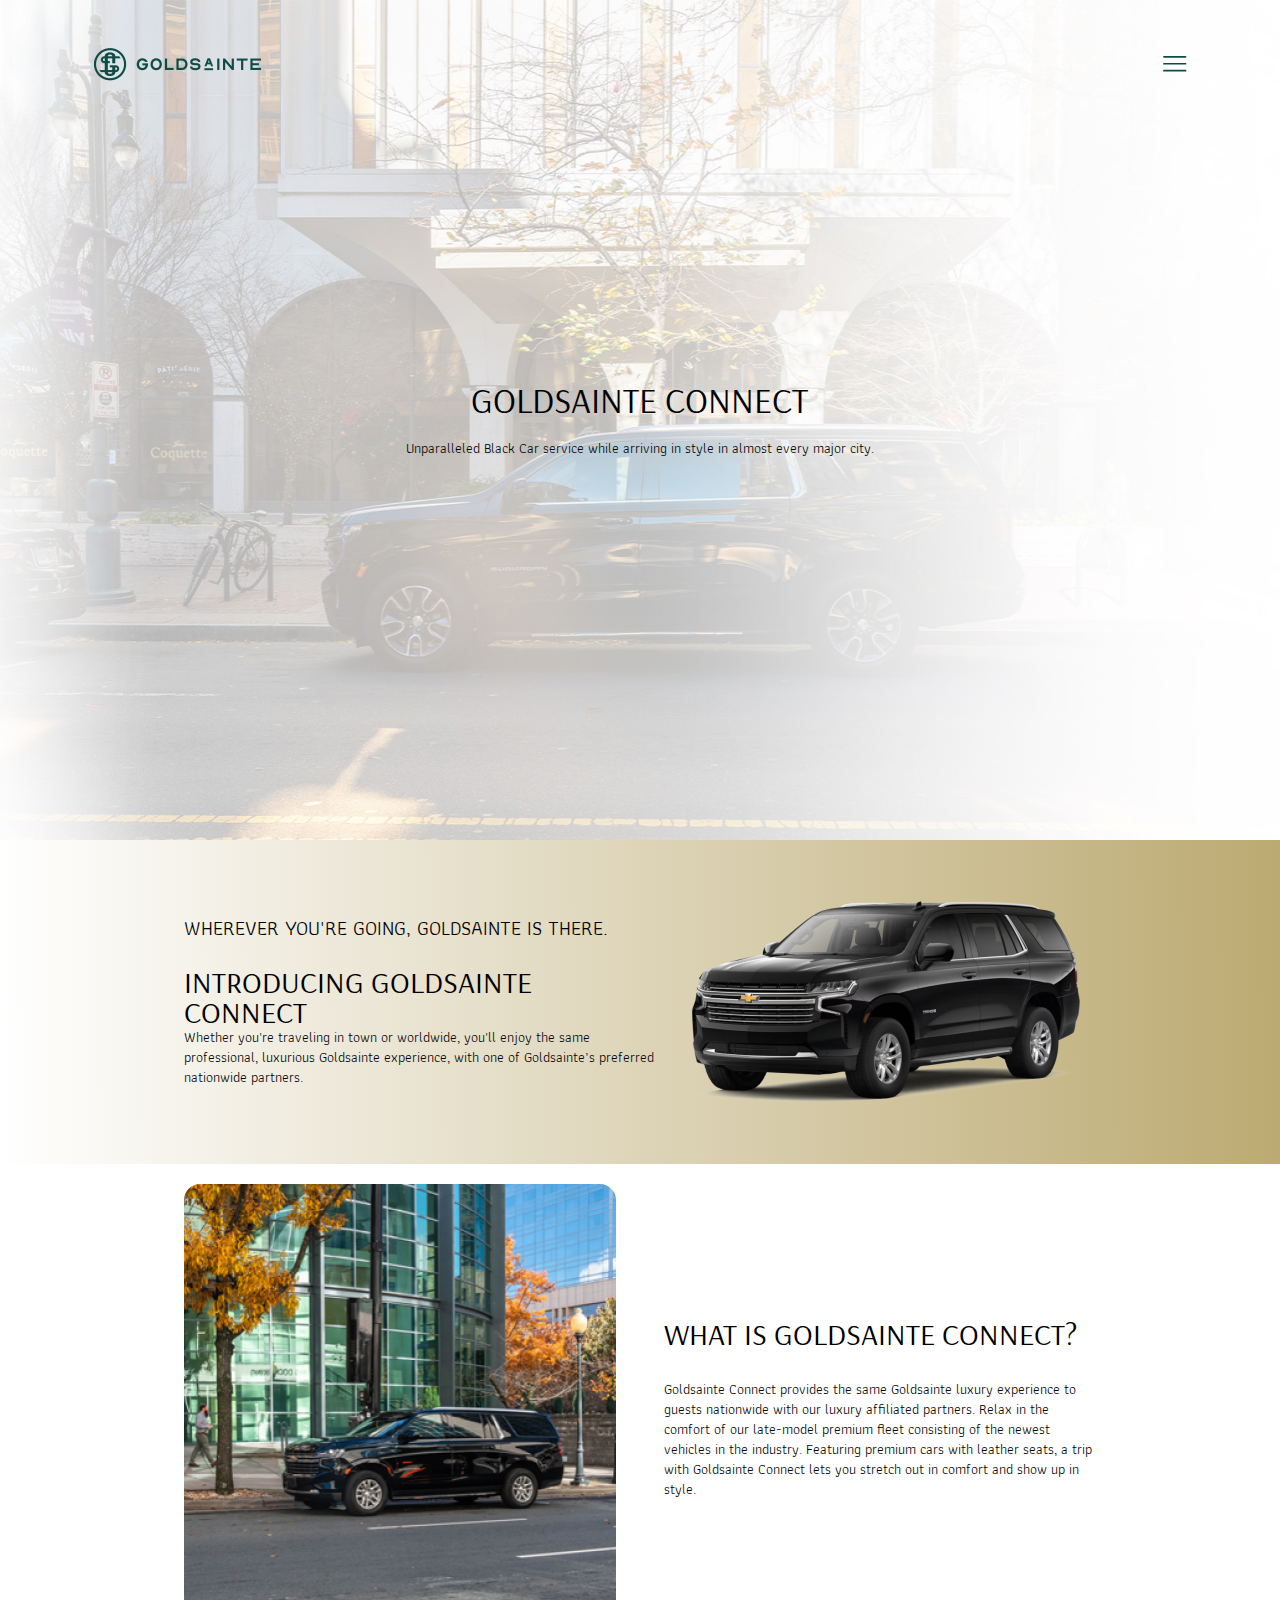
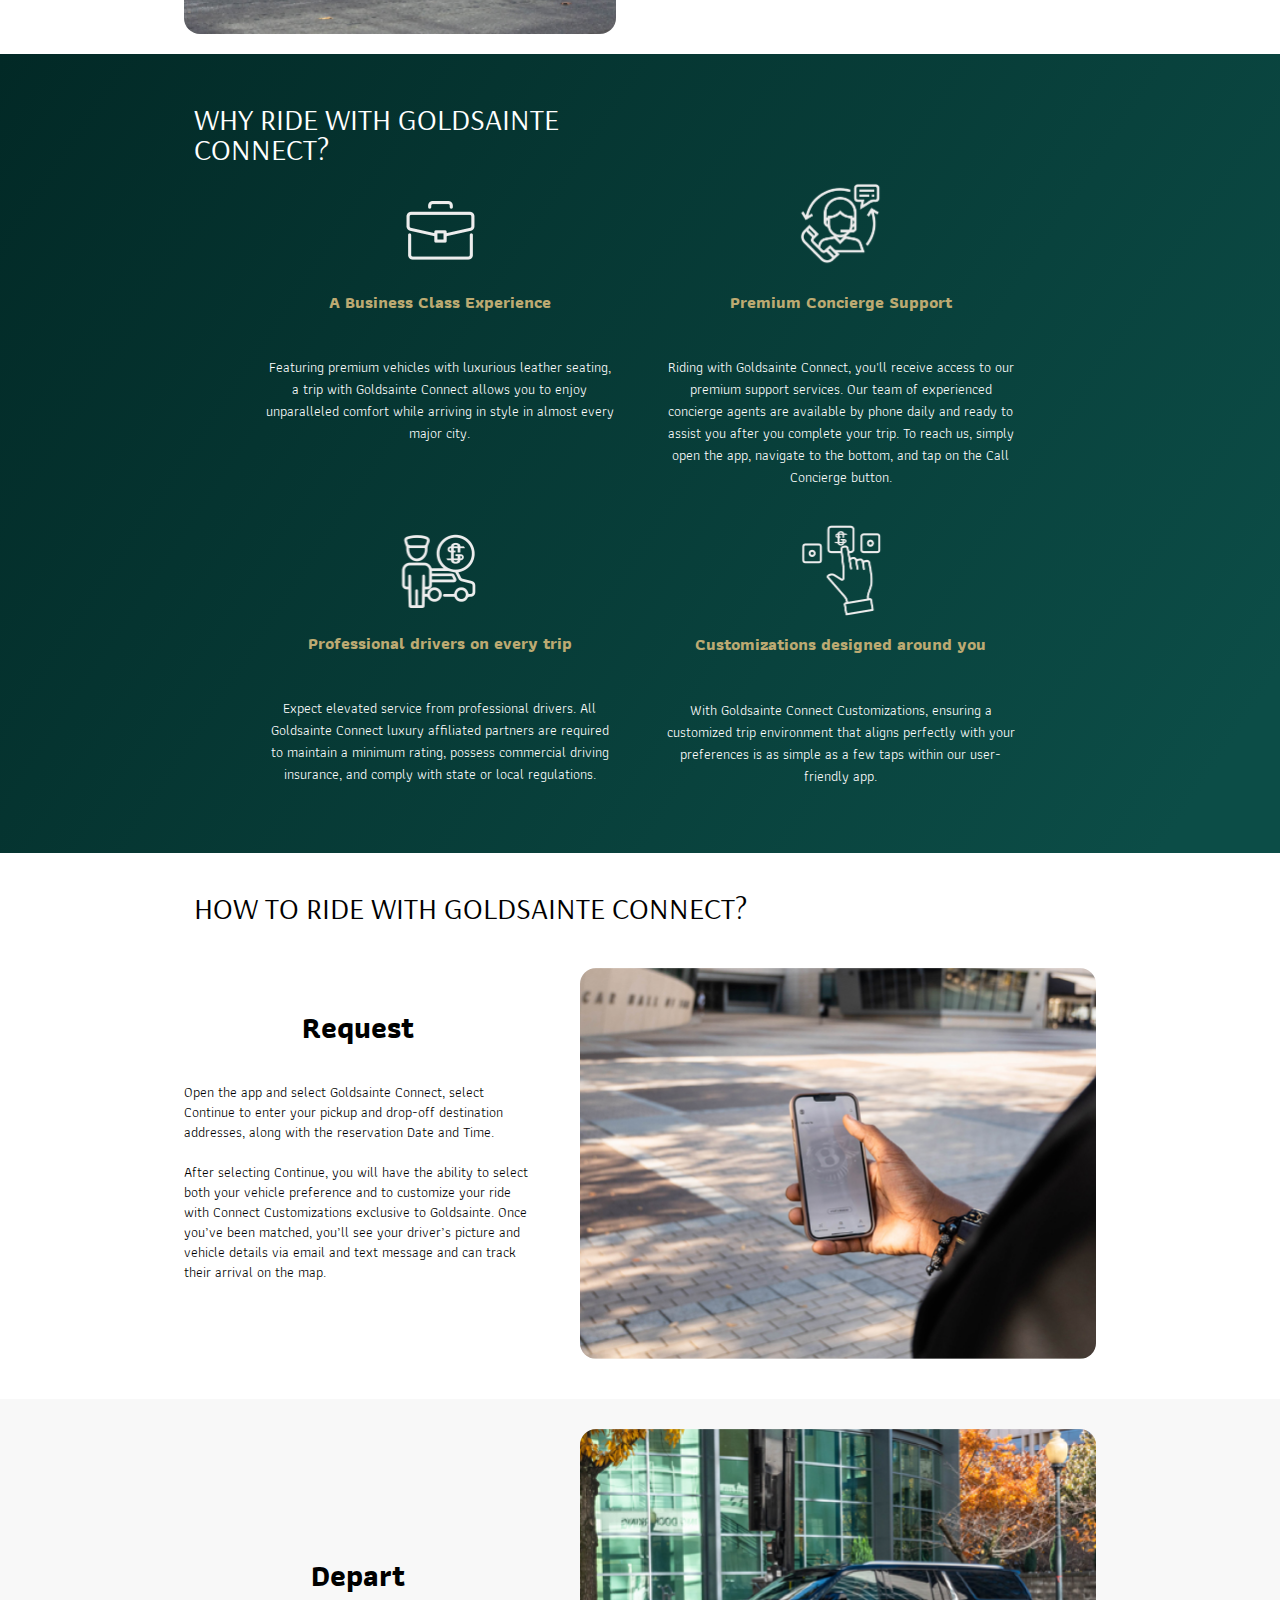
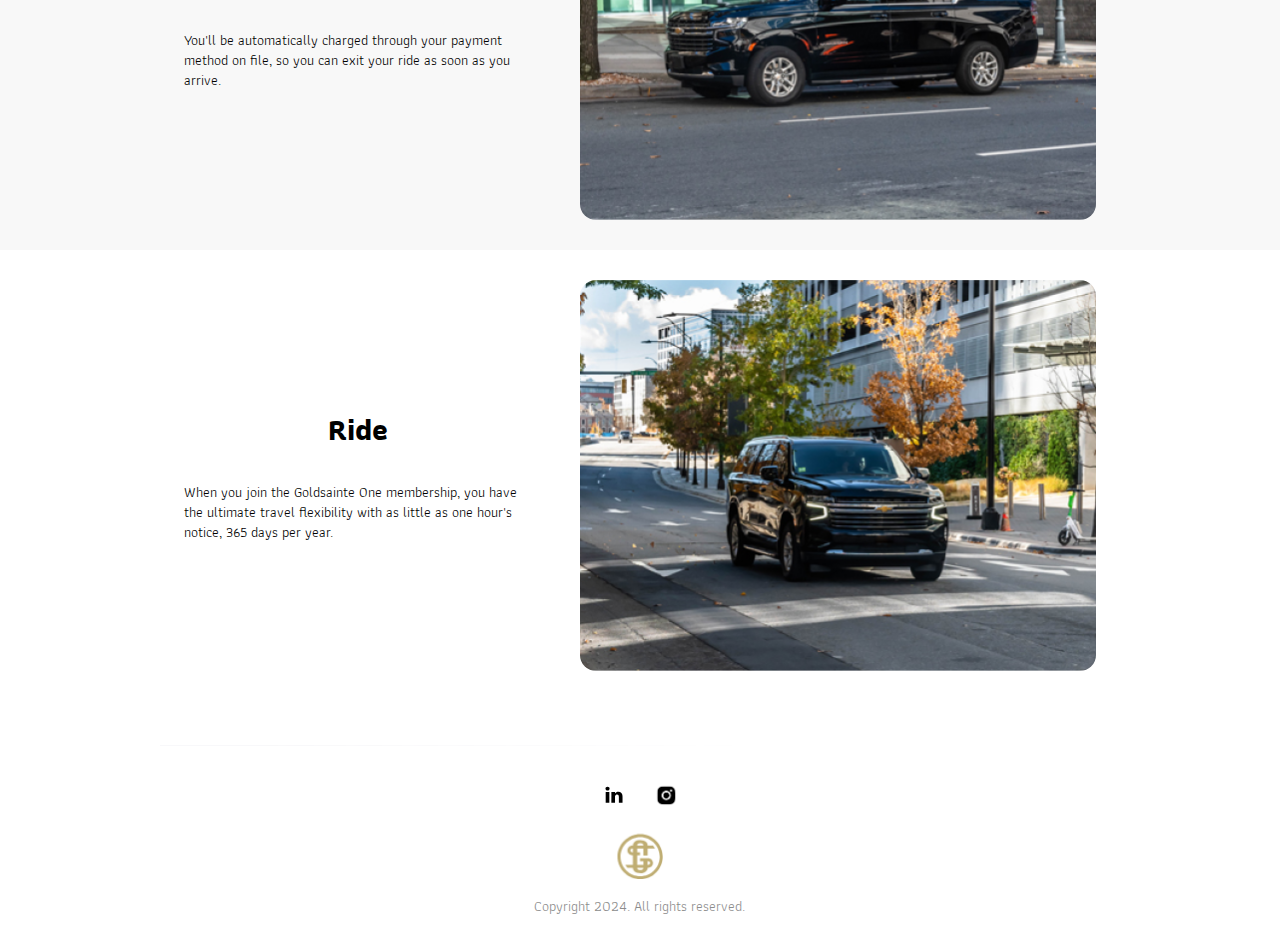
<file: connect.html>
<!DOCTYPE html>
<html>
  <head>
    <meta charset="utf-8" />
    <meta name="viewport" content="initial-scale=1, width=device-width" />

    <link rel="stylesheet" href="./global.css" />
    <link rel="stylesheet" href="./connect.css" />
    <link
      rel="stylesheet"
      href="https://fonts.googleapis.com/css2?family=Arsenal:wght@400;700&display=swap"
    />
    <link
      rel="stylesheet"
      href="https://fonts.googleapis.com/css2?family=Athiti:wght@400;500;600;700&display=swap"
    />
    <link
      rel="stylesheet"
      href="https://fonts.googleapis.com/css2?family=DM Sans:wght@400&display=swap"
    />

    <style>
      @font-face {
        :font-family: "Covik Sans";
        src: url("/public/Covik-Sans-Regular.otf");
        font-weight: 400;
      }
      @font-face {
        :font-family: "Covik Sans";
        src: url("/public/Covik-Sans-Bold.otf");
        font-weight: 700;
      }
      @font-face {
        :font-family: "Covik Sans";
        src: url("/public/Covik-Sans-Regular.otf");
        font-weight: 900;
      }
      @font-face {
        :font-family: "Chiffon";
        src: url("/public/Chiffon.otf");
        font-weight: 400;
      }
    </style>
  </head>
  <body>
    <div class="connect1">
      <div class="goldsainteconnecthero">
        <img
          class="conect-blackcar-hero-white-icon"
          alt=""
          src="./public/conectblackcarherowhite@2x.png"
        />

        <div class="goldsainteconnecthero-child"></div>
        <div class="frame-parent9">
          <div class="frame-wrapper10">
            <div class="frame-wrapper11">
              <div class="heading-parent12">
                <div class="heading14">GOLDSAINTE CoNNECT</div>
                <div class="paragraph28">
                  Unparalleled Black Car service while arriving in style in
                  almost every major city.
                </div>
              </div>
            </div>
          </div>
          <div class="frame-wrapper12">
            <div class="frame-wrapper11">
              <div class="heading-parent13">
                <div class="heading15">
                  THE WORLD'S FIRST LUXURY MEMBERSHIP RIDE SHARE APP
                </div>
                <div class="paragraph29">
                  Goldsainte is the world’s first luxury membership ride share
                  app that exclusively uses only company-owned Bentley, Rolls
                  Royce, Maybach and Infiniti QX80 as ride share vehicles.
                </div>
              </div>
            </div>
          </div>
          <div class="frame-wrapper14">
            <div class="frame-wrapper15">
              <div class="heading-parent13">
                <div class="heading15">
                  THE WORLD'S FIRST LUXURY MEMBERSHIP RIDE SHARE APP
                </div>
                <div class="paragraph29">
                  Goldsainte is the world’s first luxury membership ride share
                  app that exclusively uses only company-owned Bentley, Rolls
                  Royce, Maybach and Infiniti QX80 as ride share vehicles.
                </div>
              </div>
            </div>
          </div>
        </div>
        <div class="connect-main-logo-nav">
          <a
            class="primary-horizontal-logo-green-1"
            href="./index.html"
            id="primaryHorizontalLogoGreen"
          >
          </a>
          <button class="hamburger-menu3324234-wrapper" id="frameButton">
            <img
              class="hamburger-menu3324234-icon"
              alt=""
              src="./public/hamburgermenu11.svg"
            />
          </button>
        </div>
      </div>
      <div class="goldsainte-connect-h1">
        <div class="rectangle-container">
          <div class="frame-inner"></div>
          <div class="feature-title-parent1">
            <div class="feature-title5">
              <p class="goldsainte-premium-and">
                Wherever You're Going, Goldsainte is there.
              </p>
            </div>
            <div class="text4">Introducing Goldsainte Connect</div>
            <div class="text5">
              Whether you're traveling in town or worldwide, you'll enjoy the
              same professional, luxurious Goldsainte experience, with one of
              Goldsainte’s preferred nationwide partners.
            </div>
          </div>
          <img
            class="black-rideshare-carshare-icon"
            alt=""
            src="./public/blackrideshare@2x.png"
          />
        </div>
      </div>
      <div class="goldsainte-connect-h2">
        <div class="rectangle-parent1">
          <div class="frame-inner"></div>
          <img
            class="black-car-pickup-men-outside-icon"
            alt=""
            src="./public/blackcarpickupmenoutside@2x.png"
          />

          <div class="feature-title-parent2">
            <div class="feature-title6">What is Goldsainte Connect?</div>
            <div class="text6">
              Goldsainte Connect provides the same Goldsainte luxury experience
              to guests nationwide with our luxury affiliated partners. Relax in
              the comfort of our late-model premium fleet consisting of the
              newest vehicles in the industry. Featuring premium cars with
              leather seats, a trip with Goldsainte Connect lets you stretch out
              in comfort and show up in style.
            </div>
          </div>
        </div>
      </div>
      <div class="goldsainte-connect-h3">
        <div class="frame-parent10">
          <div class="headings-wrapper2">
            <div class="headings5">Why Ride with Goldsainte Connect?</div>
          </div>
          <div class="frame-wrapper16">
            <div class="headings-wrapper3">
              <div class="headings6">Why Ride with Goldsainte Connect?</div>
            </div>
          </div>
          <div class="group-container">
            <div class="paragraph-parent">
              <div class="paragraph31">
                <p class="a-business-class-experience">
                  <span class="a-business-class-experience1">
                    <b>A Business Class Experience</b>
                  </span>
                </p>
                <p class="blank-line53">
                  <span>
                    <span class="a-business-class-experience1">
                      <span>&nbsp;</span>
                    </span>
                  </span>
                </p>
                <p class="featuring-premium-vehicles-wit">
                  <span>
                    <span class="featuring-premium-vehicles"
                      >Featuring premium vehicles with luxurious leather
                      seating, a trip with Goldsainte Connect allows you to
                      enjoy unparalleled comfort while arriving in style in
                      almost every major city.</span
                    >
                  </span>
                </p>
                <p class="blank-line55">
                  <span>
                    <span class="a-business-class-experience1">&nbsp;</span>
                  </span>
                </p>
                <p class="goldsainte-premium-and">
                  <span>
                    <span class="a-business-class-experience1">&nbsp;</span>
                  </span>
                </p>
                <p class="goldsainte-premium-and">
                  <span>
                    <span class="a-business-class-experience1">&nbsp;</span>
                  </span>
                </p>
                <p class="goldsainte-premium-and">
                  <span>
                    <span class="a-business-class-experience1">&nbsp;</span>
                  </span>
                </p>
              </div>
              <img
                class="business-class-experience-icon"
                alt=""
                src="./public/businessclassexperience@2x.png"
              />
            </div>
            <div class="goldsainte-premium-and-xl-acc1">
              <div class="paragraph32">
                <p class="goldsainte-premium-and">
                  <span>
                    <span>
                      <b class="goldsainte-premium-and1"
                        >Goldsainte Premium and</b
                      >
                    </span>
                  </span>
                </p>
                <p class="goldsainte-premium-and">
                  <span>
                    <span>
                      <b class="goldsainte-premium-and1"> XL Access</b>
                    </span>
                  </span>
                </p>
                <p class="goldsainte-premium-and">
                  <span>
                    <span class="a-business-class-experience1">
                      <span>&nbsp;</span>
                    </span>
                  </span>
                </p>
                <p class="a-business-class-experience">
                  <span>
                    <span class="a-business-class-experience1">
                      <span
                        >Members receive priority booking during peak
                        members-only periods.</span
                      >
                    </span>
                  </span>
                </p>
                <p class="blank-line55">
                  <span class="a-business-class-experience1">
                    <span>&nbsp;</span>
                  </span>
                </p>
                <p class="goldsainte-premium-and">
                  <span class="a-business-class-experience1">
                    <span>&nbsp;</span>
                  </span>
                </p>
                <p class="goldsainte-premium-and">
                  <span class="a-business-class-experience1">
                    <span>&nbsp;</span>
                  </span>
                </p>
              </div>
              <img class="access-icon1" alt="" src="./public/access@2x.png" />
            </div>
            <div class="paragraph-group">
              <div class="paragraph33">
                <p class="premium-concierge-support">
                  <span class="a-business-class-experience1">
                    <b>Premium Concierge Support </b>
                  </span>
                </p>
                <p class="goldsainte-premium-and">
                  <span>
                    <span class="a-business-class-experience1">
                      <span>&nbsp;</span>
                    </span>
                  </span>
                </p>
                <p class="featuring-premium-vehicles-wit">
                  <span>
                    <span class="featuring-premium-vehicles"
                      >Riding with Goldsainte Connect, you'll receive access to
                      our premium support services. Our team of experienced
                      concierge agents are available by phone daily and ready to
                      assist you after you complete your trip. To reach us,
                      simply open the app, navigate to the bottom, and tap on
                      the Call Concierge button.</span
                    >
                  </span>
                </p>
                <p class="goldsainte-premium-and">
                  <span>
                    <span class="a-business-class-experience1">
                      <span>&nbsp;</span>
                    </span>
                  </span>
                </p>
                <p class="blank-line55">
                  <span>
                    <span class="a-business-class-experience1">
                      <span>&nbsp;</span>
                    </span>
                  </span>
                </p>
                <p class="goldsainte-premium-and">
                  <span>
                    <span class="a-business-class-experience1">
                      <span>&nbsp;</span>
                    </span>
                  </span>
                </p>
                <p class="goldsainte-premium-and">
                  <span>
                    <span class="a-business-class-experience1">
                      <span>&nbsp;</span>
                    </span>
                  </span>
                </p>
                <p class="goldsainte-premium-and">
                  <span>
                    <span class="a-business-class-experience1">
                      <span>&nbsp;</span>
                    </span>
                  </span>
                </p>
              </div>
              <img
                class="premium-concierge-support-icon"
                alt=""
                src="./public/premiumconciergesupport@2x.png"
              />
            </div>
            <div class="paragraph-container">
              <div class="paragraph34">
                <p class="premium-concierge-support">
                  <span class="a-business-class-experience1">
                    <b>Professional drivers on every trip</b>
                  </span>
                </p>
                <p class="goldsainte-premium-and">
                  <span>
                    <span class="a-business-class-experience1">
                      <span>&nbsp;</span>
                    </span>
                  </span>
                </p>
                <p class="featuring-premium-vehicles-wit">
                  <span>
                    <span class="featuring-premium-vehicles"
                      >Expect elevated service from professional drivers. All
                      Goldsainte Connect luxury affiliated partners are required
                      to maintain a minimum rating, possess commercial driving
                      insurance, and comply with state or local
                      regulations.</span
                    >
                  </span>
                </p>
                <p class="goldsainte-premium-and">
                  <span>
                    <span class="a-business-class-experience1">
                      <span>&nbsp;</span>
                    </span>
                  </span>
                </p>
                <p class="goldsainte-premium-and">
                  <span>
                    <span class="a-business-class-experience1">
                      <span>&nbsp;</span>
                    </span>
                  </span>
                </p>
                <p class="blank-line55">
                  <span>
                    <span class="a-business-class-experience1">
                      <span>&nbsp;</span>
                    </span>
                  </span>
                </p>
                <p class="goldsainte-premium-and">
                  <span>
                    <span class="a-business-class-experience1">
                      <span>&nbsp;</span>
                    </span>
                  </span>
                </p>
                <p class="goldsainte-premium-and">
                  <span>
                    <span class="a-business-class-experience1">
                      <span>&nbsp;</span>
                    </span>
                  </span>
                </p>
              </div>
              <img
                class="goldsainte-professional-driver-icon"
                alt=""
                src="./public/goldsainteprofessionaldrivers@2x.png"
              />
            </div>
            <div class="paragraph-parent1">
              <div class="paragraph35">
                <p class="premium-concierge-support">
                  <b>
                    <span class="goldsainte-premium-and1"
                      >Customizations designed around you</span
                    >
                  </b>
                </p>
                <p class="goldsainte-premium-and">
                  <b>
                    <span class="a-business-class-experience1">&nbsp;</span>
                  </b>
                </p>
                <p class="featuring-premium-vehicles-wit">
                  <span>
                    <span class="featuring-premium-vehicles"
                      >With Goldsainte Connect Customizations, ensuring a
                      customized trip environment that aligns perfectly with
                      your preferences is as simple as a few taps within our
                      user-friendly app.</span
                    >
                  </span>
                </p>
                <p class="blank-line53">
                  <span>
                    <span class="a-business-class-experience1">
                      <span>&nbsp;</span>
                    </span>
                  </span>
                </p>
                <p class="goldsainte-premium-and">
                  <span>
                    <span class="a-business-class-experience1">
                      <span>&nbsp;</span>
                    </span>
                  </span>
                </p>
                <p class="goldsainte-premium-and">
                  <span>
                    <span class="a-business-class-experience1">
                      <span>&nbsp;</span>
                    </span>
                  </span>
                </p>
              </div>
              <img
                class="custom-design-around-you-icon"
                alt=""
                src="./public/customdesignaroundyou@2x.png"
              />
            </div>
          </div>
        </div>
      </div>
      <div class="goldsainte-connect-h4">
        <div class="headings-wrapper4">
          <div class="headings7">
            <p class="goldsainte-premium-and">
              How to ride with Goldsainte Connect?
            </p>
          </div>
        </div>
        <div class="frame-parent11">
          <div class="feature-title-parent3">
            <b class="feature-title7">Request</b>
            <div class="title2">
              <p class="goldsainte-premium-and">
                Open the app and select Goldsainte Connect, select Continue to
                enter your pickup and drop-off destination addresses, along with
                the reservation Date and Time.
              </p>
              <p class="goldsainte-premium-and">&nbsp;</p>
              <p class="goldsainte-premium-and">
                After selecting Continue, you will have the ability to select
                both your vehicle preference and to customize your ride with
                Connect Customizations exclusive to Goldsainte. Once you’ve been
                matched, you’ll see your driver’s picture and vehicle details
                via email and text message and can track their arrival on the
                map.
              </p>
            </div>
          </div>
          <img
            class="man-phone-hand-close-up-icon"
            alt=""
            src="./public/manphonehandcloseup@2x.png"
          />
        </div>
      </div>
      <div class="goldsainte-connect-h5">
        <div class="frame-parent12">
          <div class="feature-title-parent4">
            <b class="feature-title8">Depart</b>
            <div class="title3">
              You'll be automatically charged through your payment method on
              file, so you can exit your ride as soon as you arrive.
            </div>
          </div>
          <img
            class="man-phone-hand-close-up-icon"
            alt=""
            src="./public/blackcarparkedforpickup@2x.png"
          />
        </div>
      </div>
      <div class="goldsainte-connect-h6">
        <div class="frame-parent12">
          <div class="feature-title-parent5">
            <b class="feature-title9">Ride</b>
            <div class="title2">
              When you join the Goldsainte One membership, you have the ultimate
              travel flexibility with as little as one hour's notice, 365 days
              per year.
            </div>
          </div>
          <img
            class="man-phone-hand-close-up-icon"
            alt=""
            src="./public/blackcardrivingcharlottenc@2x.png"
          />
        </div>
      </div>
      <div class="goldsainte-connect-footer">
        <div class="goldsainte-connect-footer-inner">
          <div class="frame-parent14">
            <div class="heading-parent15">
              <b class="heading17">Contact Us</b>
              <div class="paragraph36">
                <span class="you-are-invited2"
                  >You are invited to contact us using this form or by email
                  at:</span
                >
                <span class="span4"> </span>
                <a
                  class="infogoldsaintecom4"
                  href="https://goldsainte69446.activehosted.com/f/1"
                  target="_blank"
                >
                  <span class="infogoldsaintecom5">info@goldsainte.com</span>
                </a>
              </div>
            </div>
            <div class="divider-wrapper2">
              <img class="divider-icon4" alt="" src="./public/divider.svg" />
            </div>
            <div class="contact-info1023-parent">
              <div class="contact-info1023">
                <div class="social-media-container332-wrapper">
                  <div class="social-media-container332">
                    <a
                      class="social-media-icon-squarelinke4"
                      href="https://www.linkedin.com/company/goldsainte/mycompany/"
                      id="socialMediaIconSquareLinke"
                    >
                      <img
                        class="social-media-icon-squarelinke-inner"
                        alt=""
                        src="./public/group-73.svg"
                      />
                    </a>
                    <img
                      class="social-media-icon-squareinsta4"
                      alt=""
                      src="./public/social-media-icon-squareinstagram234581@2x.png"
                      id="socialMediaIconSquareInsta"
                    />
                  </div>
                </div>
              </div>
              <img
                class="goldsainte-gold-logo-goldsaint-icon"
                alt=""
                src="./public/goldsaintegoldlogogoldsainteconnect@2x.png"
              />

              <div class="email4">Copyright 2024. All rights reserved.</div>
            </div>
          </div>
        </div>
      </div>
    </div>

    <div id="menuhome" class="popup-overlay" style="display: none">
      <div class="menuhome" data-animate-on-scroll>
        <img
          class="logomark-seal-green-1-icon"
          alt=""
          src="./public/logomarksealgreen-2@2x.png"
        />

        <div class="sections1">
          <a class="about" href="./aboutus.html">about</a>
          <div class="sections-child1"></div>
          <a class="about" href="./membership.html">membership</a>
          <div class="sections-child1"></div>
          <a class="about" href="./partnerwithus.html">partner</a>
          <div class="sections-child1"></div>
          <a class="about" href="./carshare.html">Car Share</a>
          <div class="sections-child1"></div>
          <a class="about" href="./connect.html">connect</a>
          <div class="sections-child1"></div>
          <a class="about" href="./faq.html">faq</a>
          <div class="sections-child1"></div>
          <a class="about" href="./franchisehome.html">Franchise</a>
        </div>
      </div>
    </div>

    <script>
      var scrollAnimElements = document.querySelectorAll("[data-animate-on-scroll]");
      var observer = new IntersectionObserver(
        (entries) => {
          for (const entry of entries) {
            if (entry.isIntersecting || entry.intersectionRatio > 0) {
              const targetElement = entry.target;
              targetElement.classList.add("animate");
              observer.unobserve(targetElement);
            }
          }
        },
        {
          threshold: 0.15,
        }
      );
      
      for (let i = 0; i < scrollAnimElements.length; i++) {
        observer.observe(scrollAnimElements[i]);
      }
      
      var primaryHorizontalLogoGreen = document.getElementById(
        "primaryHorizontalLogoGreen"
      );
      if (primaryHorizontalLogoGreen) {
        primaryHorizontalLogoGreen.addEventListener("click", function (e) {
          window.location.href = "./index1.html";
        });
      }
      
      var frameButton = document.getElementById("frameButton");
      if (frameButton) {
        frameButton.addEventListener("click", function () {
          var drawerOverlay = document.getElementById("menuhome");
          if (!drawerOverlay) return;
          var drawerOverlayStyle = drawerOverlay.style;
          if (drawerOverlayStyle) {
            drawerOverlayStyle.display = "flex";
            drawerOverlayStyle.zIndex = 99;
            drawerOverlayStyle.backgroundColor = "rgba(113, 113, 113, 0.3)";
            drawerOverlayStyle.alignItems = "flex-start";
            drawerOverlayStyle.justifyContent = "";
          }
          drawerOverlay.setAttribute("closable", "");
      
          var onClick =
            drawerOverlay.onClick ||
            function (e) {
              if (
                e.target === drawerOverlay &&
                drawerOverlay.hasAttribute("closable")
              ) {
                drawerOverlayStyle.display = "none";
              }
            };
          drawerOverlay.addEventListener("click", onClick);
        });
      }
      
      var socialMediaIconSquareLinke = document.getElementById(
        "socialMediaIconSquareLinke"
      );
      if (socialMediaIconSquareLinke) {
        socialMediaIconSquareLinke.addEventListener("click", function () {
          window.open("https://www.linkedin.com/company/goldsainte/mycompany/");
        });
      }
      
      var socialMediaIconSquareInsta = document.getElementById(
        "socialMediaIconSquareInsta"
      );
      if (socialMediaIconSquareInsta) {
        socialMediaIconSquareInsta.addEventListener("click", function () {
          window.open("https://www.instagram.com/goldsainte/");
        });
      }
      </script>
  </body>
</html>
</file>
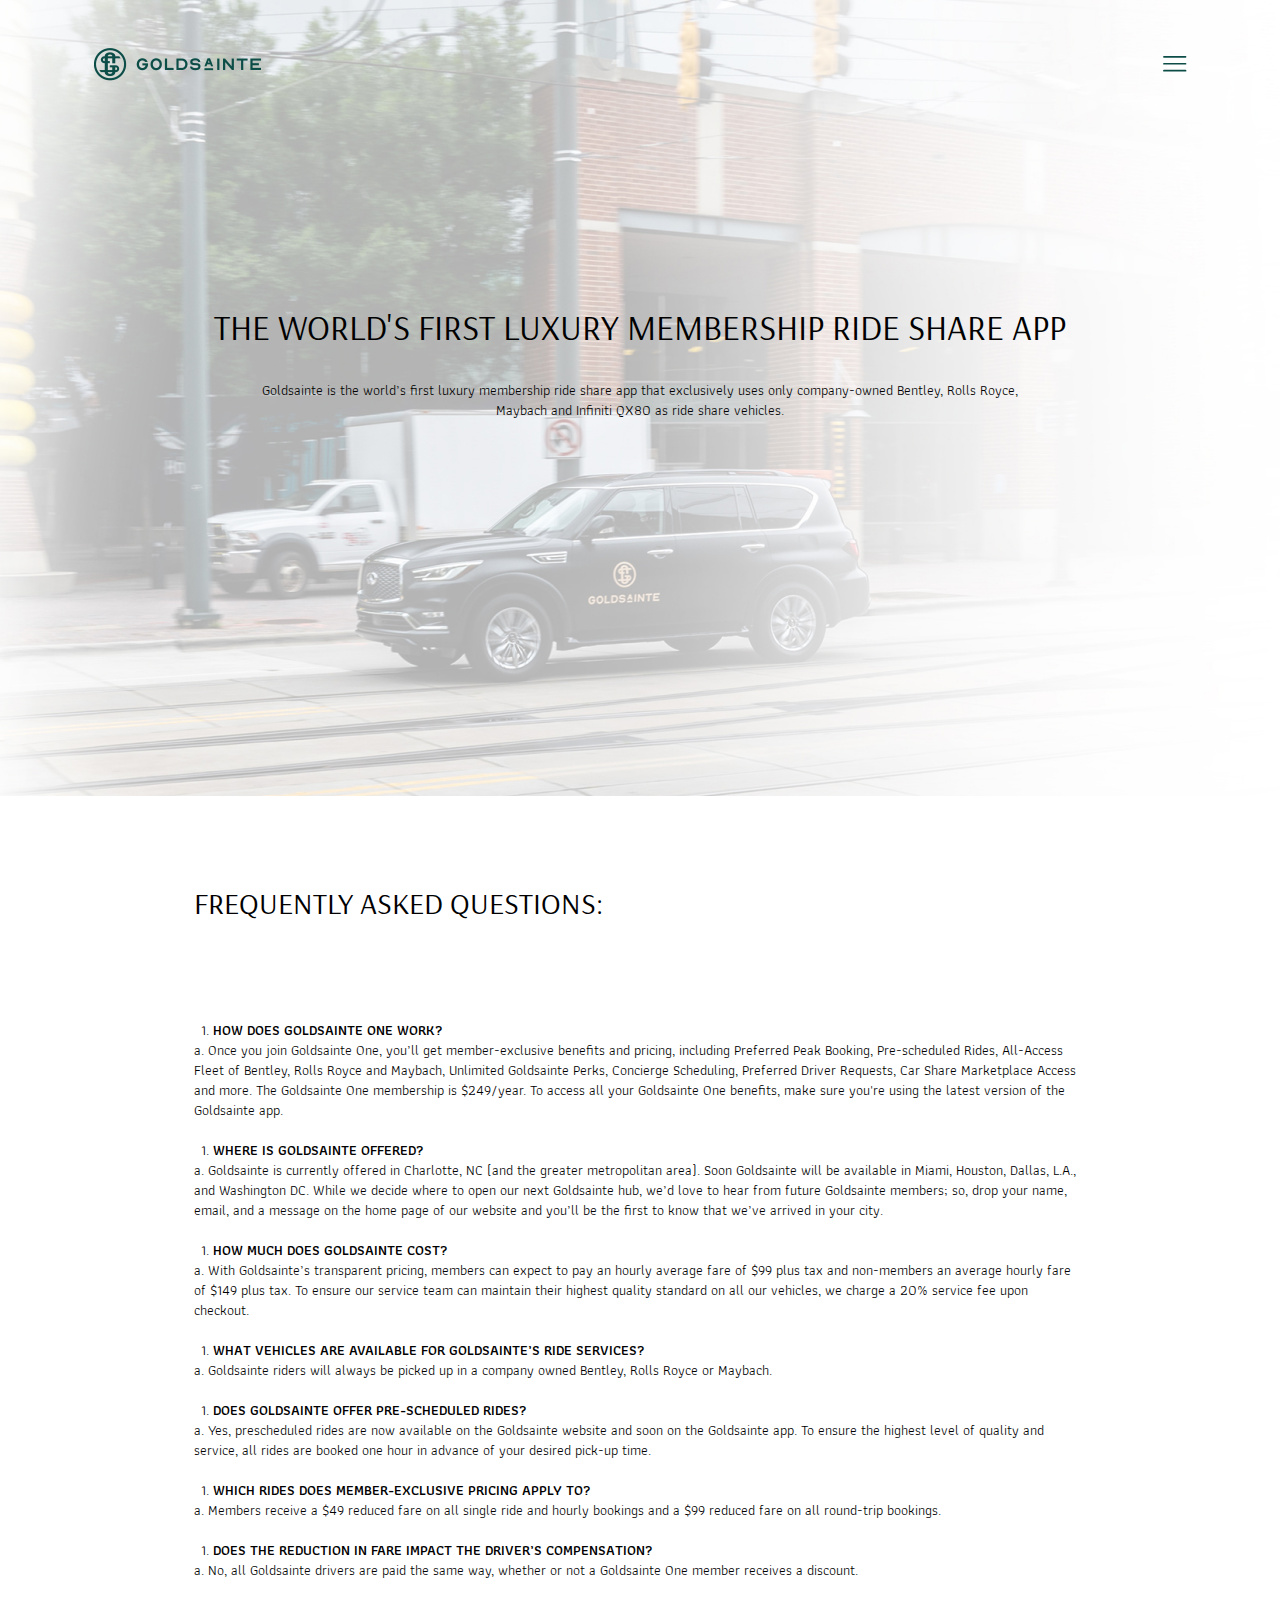
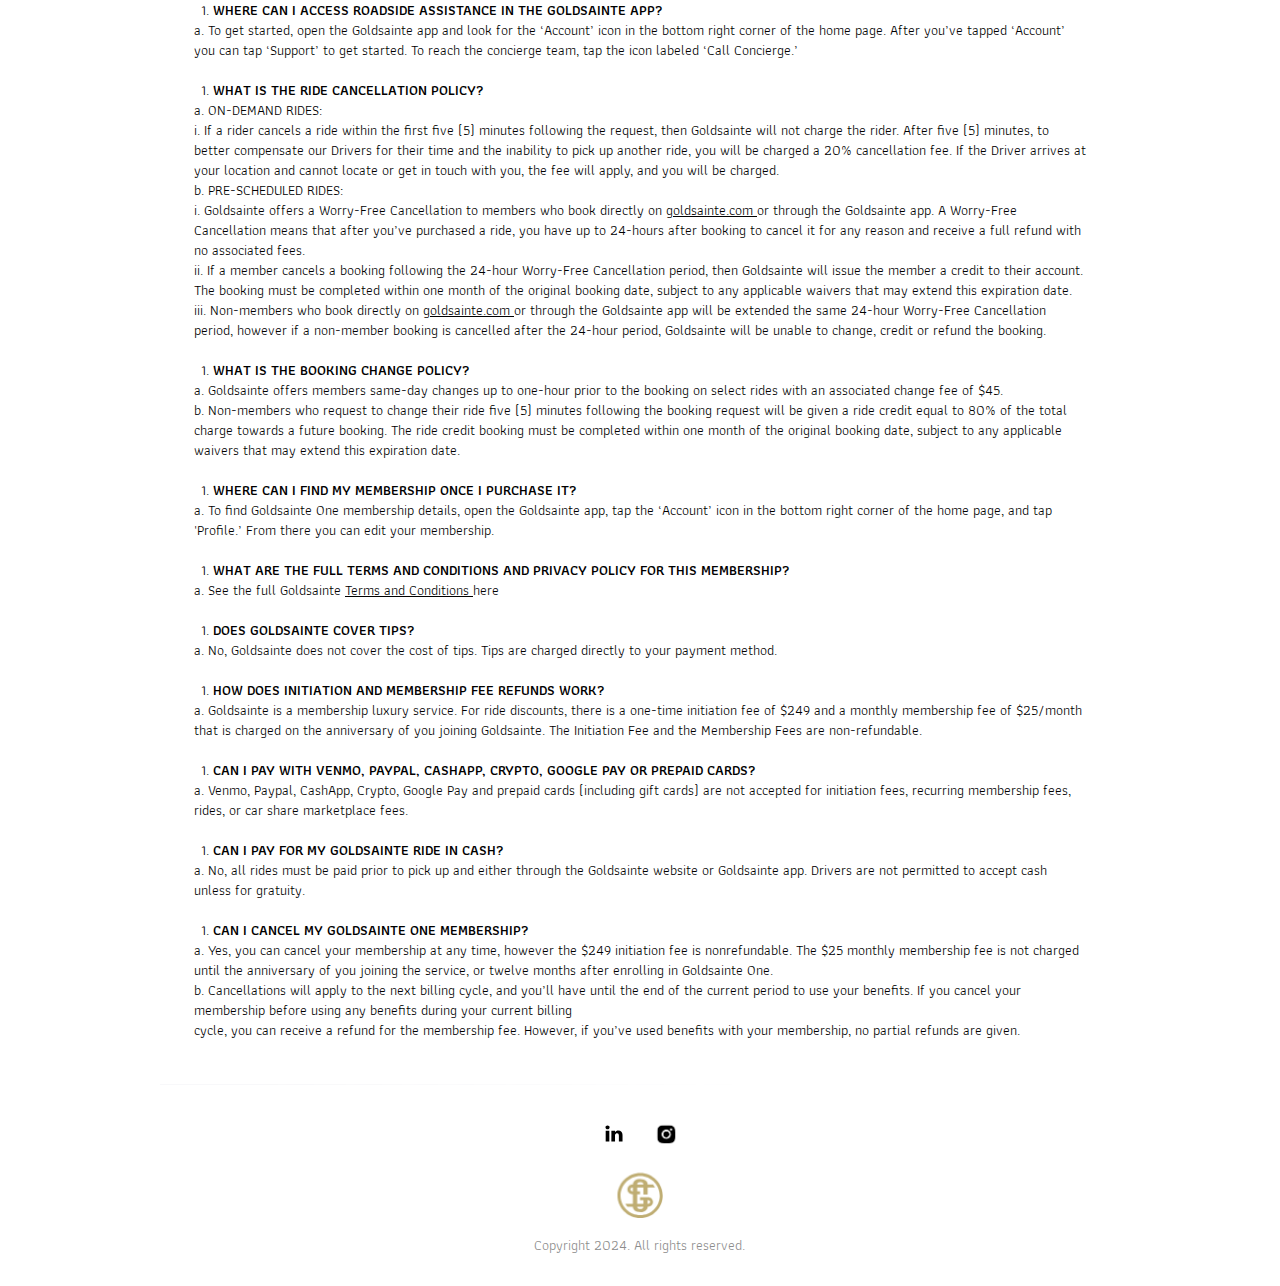
<file: faq.html>
<!DOCTYPE html>
<html>
  <head>
    <meta charset="utf-8" />
    <meta name="viewport" content="initial-scale=1, width=device-width" />

    <link rel="stylesheet" href="./global.css" />
    <link rel="stylesheet" href="./faq.css" />
    <link
      rel="stylesheet"
      href="https://fonts.googleapis.com/css2?family=Arsenal:wght@400;700&display=swap"
    />
    <link
      rel="stylesheet"
      href="https://fonts.googleapis.com/css2?family=Athiti:wght@400;500;600;700&display=swap"
    />
    <link
      rel="stylesheet"
      href="https://fonts.googleapis.com/css2?family=DM Sans:wght@400&display=swap"
    />

    <style>
      @font-face {
        :font-family: "Covik Sans";
        src: url("/public/Covik-Sans-Regular.otf");
        font-weight: 400;
      }
      @font-face {
        :font-family: "Covik Sans";
        src: url("/public/Covik-Sans-Bold.otf");
        font-weight: 700;
      }
      @font-face {
        :font-family: "Covik Sans";
        src: url("/public/Covik-Sans-Regular.otf");
        font-weight: 900;
      }
      @font-face {
        :font-family: "Chiffon";
        src: url("/public/Chiffon.otf");
        font-weight: 400;
      }
    </style>
  </head>
  <body>
    <div class="faq">
      <div class="faq-hero">
        <div class="faq-hero-image-white"></div>
        <div class="faq-hero-child"></div>
        <div class="faq-hero-item"></div>
        <div class="faq-hero-inner">
          <div class="frame-wrapper25">
            <div class="heading-parent19">
              <div class="heading21">
                THE WORLD'S FIRST LUXURY MEMBERSHIP RIDE SHARE APP
              </div>
              <div class="paragraph45">
                Goldsainte is the world’s first luxury membership ride share app
                that exclusively uses only company-owned Bentley, Rolls Royce,
                Maybach and Infiniti QX80 as ride share vehicles.
              </div>
            </div>
          </div>
        </div>
        <div class="faq-hero-inner1">
          <div class="frame-wrapper26">
            <div class="frame-wrapper27">
              <div class="heading-parent20">
                <div class="heading22">
                  THE WORLD'S FIRST LUXURY MEMBERSHIP RIDE SHARE APP
                </div>
                <div class="paragraph46">
                  Goldsainte is the world’s first luxury membership ride share
                  app that exclusively uses only company-owned Bentley, Rolls
                  Royce, Maybach and Infiniti QX80 as ride share vehicles.
                </div>
              </div>
            </div>
          </div>
        </div>
        <div class="faq-main-logo-nav">
          <a
            class="primary-horizontal-logo-gold-f"
            href="./index.html"
            id="primaryHorizontalLogoGoldF"
          >
          </a>
          <button class="hamburger-menu6-wrapper" id="frameButton">
            <img
              class="hamburger-menu6-icon"
              alt=""
              src="./public/hamburgermenu11.svg"
            />
          </button>
        </div>
      </div>
      <div class="faq-h1">
        <div class="frame-parent17">
          <div class="big-number-wrapper3">
            <div class="big-number12">FREQUENTLY ASKED QUESTIONS:</div>
          </div>
          <div class="frequently-asked-questions">
            FREQUENTLY ASKED QUESTIONS:
          </div>
        </div>
      </div>
      <div class="faq-h2">
        <div class="frame-parent18">
          <div class="big-number-wrapper3">
            <div class="big-number12">FREQUENTLY ASKED QUESTIONS:</div>
          </div>
          <div class="how-does-goldsainte-container">
            <ol class="how-does-goldsainte-one-work">
              <li class="how-does-goldsainte-one-work1">
                <span class="how-does-goldsainte"
                  >HOW DOES GOLDSAINTE ONE WORK?</span
                >
              </li>
            </ol>
            <p class="a-once-you-join-goldsainte-on">
              <span class="a-once-you">
                a. Once you join Goldsainte One, you’ll get member-exclusive
                benefits and pricing, including Preferred Peak Booking,
                Pre-scheduled Rides, All-Access Fleet of Bentley, Rolls Royce
                and Maybach, Unlimited Goldsainte Perks, Concierge Scheduling,
                Preferred Driver Requests, Car Share Marketplace Access and
                more. The Goldsainte One membership is $249/year. To access all
                your Goldsainte One benefits, make sure you're using the latest
                version of the Goldsainte app.</span
              >
            </p>
            <p class="a-once-you-join-goldsainte-on">
              <span class="a-once-you">&nbsp;</span>
            </p>
            <ol class="how-does-goldsainte-one-work">
              <li class="how-does-goldsainte-one-work1">
                <span class="how-does-goldsainte"
                  >WHERE IS GOLDSAINTE OFFERED?</span
                >
              </li>
            </ol>
            <p class="a-once-you-join-goldsainte-on">
              <span class="a-once-you">
                a. Goldsainte is currently offered in Charlotte, NC (and the
                greater metropolitan area). Soon Goldsainte will be available in
                Miami, Houston, Dallas, L.A., and Washington DC. While we decide
                where to open our next Goldsainte hub, we’d love to hear from
                future Goldsainte members; so, drop your name, email, and a
                message on the home page of our website and you’ll be the first
                to know that we’ve arrived in your city.</span
              >
            </p>
            <p class="a-once-you-join-goldsainte-on">
              <span class="a-once-you">&nbsp;</span>
            </p>
            <ol class="how-does-goldsainte-one-work">
              <li class="how-does-goldsainte-one-work1">
                <span class="how-does-goldsainte"
                  >HOW MUCH DOES GOLDSAINTE COST?</span
                >
              </li>
            </ol>
            <p class="a-once-you-join-goldsainte-on">
              <span class="a-once-you">
                a. With Goldsainte’s transparent pricing, members can expect to
                pay an hourly average fare of $99 plus tax and non-members an
                average hourly fare of $149 plus tax. To ensure our service team
                can maintain their highest quality standard on all our vehicles,
                we charge a 20% service fee upon checkout.</span
              >
            </p>
            <p class="a-once-you-join-goldsainte-on">
              <span class="a-once-you">&nbsp;</span>
            </p>
            <ol class="how-does-goldsainte-one-work">
              <li class="how-does-goldsainte-one-work1">
                <span class="how-does-goldsainte"
                  >WHAT VEHICLES ARE AVAILABLE FOR GOLDSAINTE’S RIDE
                  SERVICES?</span
                >
              </li>
            </ol>
            <p class="a-once-you-join-goldsainte-on">
              <span class="a-once-you">
                a. Goldsainte riders will always be picked up in a company owned
                Bentley, Rolls Royce or Maybach.</span
              >
            </p>
            <p class="a-once-you-join-goldsainte-on">
              <span class="a-once-you">&nbsp;</span>
            </p>
            <ol class="how-does-goldsainte-one-work">
              <li class="how-does-goldsainte-one-work1">
                <span class="how-does-goldsainte"
                  >DOES GOLDSAINTE OFFER PRE-SCHEDULED RIDES?</span
                >
              </li>
            </ol>
            <p class="a-once-you-join-goldsainte-on">
              <span class="a-once-you">
                a. Yes, prescheduled rides are now available on the Goldsainte
                website and soon on the Goldsainte app. To ensure the highest
                level of quality and service, all rides are booked one hour in
                advance of your desired pick-up time.</span
              >
            </p>
            <p class="a-once-you-join-goldsainte-on">
              <span class="a-once-you">&nbsp;</span>
            </p>
            <ol class="how-does-goldsainte-one-work">
              <li class="how-does-goldsainte-one-work1">
                <span class="how-does-goldsainte"
                  >WHICH RIDES DOES MEMBER-EXCLUSIVE PRICING APPLY TO?</span
                >
              </li>
            </ol>
            <p class="a-once-you-join-goldsainte-on">
              <span class="a-once-you">
                a. Members receive a $49 reduced fare on all single ride and
                hourly bookings and a $99 reduced fare on all round-trip
                bookings.</span
              >
            </p>
            <p class="a-once-you-join-goldsainte-on">
              <span class="a-once-you">&nbsp;</span>
            </p>
            <ol class="how-does-goldsainte-one-work">
              <li class="how-does-goldsainte-one-work1">
                <span class="how-does-goldsainte"
                  >DOES THE REDUCTION IN FARE IMPACT THE DRIVER’S
                  COMPENSATION?</span
                >
              </li>
            </ol>
            <p class="a-once-you-join-goldsainte-on">
              <span class="a-once-you">
                a. No, all Goldsainte drivers are paid the same way, whether or
                not a Goldsainte One member receives a discount.</span
              >
            </p>
            <p class="a-once-you-join-goldsainte-on">
              <span class="a-once-you">&nbsp;</span>
            </p>
            <ol class="how-does-goldsainte-one-work">
              <li class="how-does-goldsainte-one-work1">
                <span class="how-does-goldsainte"
                  >WHERE CAN I ACCESS ROADSIDE ASSISTANCE IN THE GOLDSAINTE
                  APP?</span
                >
              </li>
            </ol>
            <p class="a-once-you-join-goldsainte-on">
              <span class="a-once-you">
                a. To get started, open the Goldsainte app and look for the
                ‘Account’ icon in the bottom right corner of the home page.
                After you’ve tapped ‘Account’ you can tap ‘Support’ to get
                started. To reach the concierge team, tap the icon labeled ‘Call
                Concierge.’</span
              >
            </p>
            <p class="a-once-you-join-goldsainte-on">
              <span class="a-once-you">&nbsp;</span>
            </p>
            <ol class="how-does-goldsainte-one-work">
              <li class="how-does-goldsainte-one-work1">
                <span class="how-does-goldsainte"
                  >WHAT IS THE RIDE CANCELLATION POLICY?</span
                >
              </li>
            </ol>
            <p class="a-once-you-join-goldsainte-on">
              <span> a. ON-DEMAND RIDES:</span>
            </p>
            <p class="a-once-you-join-goldsainte-on">
              <span>
                i. If a rider cancels a ride within the first five (5) minutes
                following the request, then Goldsainte will not charge the
                rider. After five (5) minutes, to better compensate our Drivers
                for their time and the inability to pick up another ride, you
                will be charged a 20% cancellation fee. If the Driver arrives at
                your location and cannot locate or get in touch with you, the
                fee will apply, and you will be charged.</span
              >
            </p>
            <p class="a-once-you-join-goldsainte-on">
              <span> b. PRE-SCHEDULED RIDES:</span>
            </p>
            <p class="a-once-you-join-goldsainte-on">
              <span>
                i. Goldsainte offers a Worry-Free Cancellation to members who
                book directly on
              </span>
              <a
                class="goldsaintecom"
                href="http://goldsainte.com/"
                target="_blank"
              >
                <span>
                  <span class="goldsaintecom1">goldsainte.com</span>
                </span>
              </a>
              <span>
                or through the Goldsainte app. A Worry-Free Cancellation means
                that after you’ve purchased a ride, you have up to 24-hours
                after booking to cancel it for any reason and receive a full
                refund with no associated fees.
              </span>
            </p>
            <p class="a-once-you-join-goldsainte-on">
              <span>
                ii. If a member cancels a booking following the 24-hour
                Worry-Free Cancellation period, then Goldsainte will issue the
                member a credit to their account. The booking must be completed
                within one month of the original booking date, subject to any
                applicable waivers that may extend this expiration date.
              </span>
            </p>
            <p class="a-once-you-join-goldsainte-on">
              <span> iii. Non-members who book directly on </span>
              <a
                class="goldsaintecom"
                href="http://goldsainte.com/"
                target="_blank"
              >
                <span>
                  <span class="goldsaintecom1">goldsainte.com</span>
                </span>
              </a>
              <span>
                or through the Goldsainte app will be extended the same 24-hour
                Worry-Free Cancellation period, however if a non-member booking
                is cancelled after the 24-hour period, Goldsainte will be unable
                to change, credit or refund the booking.
              </span>
            </p>
            <p class="a-once-you-join-goldsainte-on">
              <span>&nbsp; </span>
            </p>
            <ol class="how-does-goldsainte-one-work">
              <li class="how-does-goldsainte-one-work1">
                <span class="how-does-goldsainte"
                  >WHAT IS THE BOOKING CHANGE POLICY?</span
                >
              </li>
            </ol>
            <p class="a-once-you-join-goldsainte-on">
              <span class="a-once-you">
                a. Goldsainte offers members same-day changes up to one-hour
                prior to the booking on select rides with an associated change
                fee of $45.</span
              >
            </p>
            <p class="a-once-you-join-goldsainte-on">
              <span class="a-once-you">
                b. Non-members who request to change their ride five (5) minutes
                following the booking request will be given a ride credit equal
                to 80% of the total charge towards a future booking. The ride
                credit booking must be completed within one month of the
                original booking date, subject to any applicable waivers that
                may extend this expiration date.</span
              >
            </p>
            <p class="a-once-you-join-goldsainte-on">
              <span class="a-once-you">&nbsp;</span>
            </p>
            <ol class="how-does-goldsainte-one-work">
              <li class="how-does-goldsainte-one-work1">
                <span class="how-does-goldsainte"
                  >WHERE CAN I FIND MY MEMBERSHIP ONCE I PURCHASE IT?</span
                >
              </li>
            </ol>
            <p class="a-once-you-join-goldsainte-on">
              <span class="a-once-you">
                a. To find Goldsainte One membership details, open the
                Goldsainte app, tap the ‘Account’ icon in the bottom right
                corner of the home page, and tap 'Profile.’ From there you can
                edit your membership.</span
              >
            </p>
            <p class="a-once-you-join-goldsainte-on">
              <span class="a-once-you">&nbsp;</span>
            </p>
            <ol class="how-does-goldsainte-one-work">
              <li class="how-does-goldsainte-one-work1">
                <span class="how-does-goldsainte"
                  >WHAT ARE THE FULL TERMS AND CONDITIONS AND PRIVACY POLICY FOR
                  THIS MEMBERSHIP?</span
                >
              </li>
            </ol>
            <p class="a-once-you-join-goldsainte-on">
              <span> a. See the full Goldsainte </span>
              <a
                class="goldsaintecom"
                href="https://www.goldsainte.com/terms-and-conditions"
                target="_blank"
              >
                <span>
                  <span class="goldsaintecom1">Terms and Conditions</span>
                </span>
              </a>
              <span> here</span>
            </p>
            <p class="a-once-you-join-goldsainte-on">
              <span>&nbsp;</span>
            </p>
            <ol class="how-does-goldsainte-one-work">
              <li class="how-does-goldsainte-one-work1">
                <span class="how-does-goldsainte"
                  >DOES GOLDSAINTE COVER TIPS?</span
                >
              </li>
            </ol>
            <p class="a-once-you-join-goldsainte-on">
              <span class="a-once-you">
                a. No, Goldsainte does not cover the cost of tips. Tips are
                charged directly to your payment method.</span
              >
            </p>
            <p class="a-once-you-join-goldsainte-on">
              <span class="a-once-you">&nbsp;</span>
            </p>
            <ol class="how-does-goldsainte-one-work">
              <li class="how-does-goldsainte-one-work1">
                <span class="how-does-goldsainte"
                  >HOW DOES INITIATION AND MEMBERSHIP FEE REFUNDS WORK?</span
                >
              </li>
            </ol>
            <p class="a-once-you-join-goldsainte-on">
              <span class="a-once-you">
                a. Goldsainte is a membership luxury service. For ride
                discounts, there is a one-time initiation fee of $249 and a
                monthly membership fee of $25/month that is charged on the
                anniversary of you joining Goldsainte. The Initiation Fee and
                the Membership Fees are non-refundable.</span
              >
            </p>
            <p class="a-once-you-join-goldsainte-on">
              <span class="a-once-you">&nbsp;</span>
            </p>
            <ol class="how-does-goldsainte-one-work">
              <li class="how-does-goldsainte-one-work1">
                <span class="how-does-goldsainte"
                  >CAN I PAY WITH VENMO, PAYPAL, CASHAPP, CRYPTO, GOOGLE PAY OR
                  PREPAID CARDS?</span
                >
              </li>
            </ol>
            <p class="a-once-you-join-goldsainte-on">
              <span class="a-once-you">
                a. Venmo, Paypal, CashApp, Crypto, Google Pay and prepaid cards
                (including gift cards) are not accepted for initiation fees,
                recurring membership fees, rides, or car share marketplace
                fees.</span
              >
            </p>
            <p class="a-once-you-join-goldsainte-on">
              <span class="a-once-you">&nbsp;</span>
            </p>
            <ol class="how-does-goldsainte-one-work">
              <li class="how-does-goldsainte-one-work1">
                <span class="how-does-goldsainte"
                  >CAN I PAY FOR MY GOLDSAINTE RIDE IN CASH?</span
                >
              </li>
            </ol>
            <p class="a-once-you-join-goldsainte-on">
              <span class="a-once-you">
                a. No, all rides must be paid prior to pick up and either
                through the Goldsainte website or Goldsainte app. Drivers are
                not permitted to accept cash unless for gratuity.</span
              >
            </p>
            <p class="a-once-you-join-goldsainte-on">
              <span class="a-once-you">&nbsp;</span>
            </p>
            <ol class="how-does-goldsainte-one-work">
              <li class="how-does-goldsainte-one-work1">
                <span class="how-does-goldsainte"
                  >CAN I CANCEL MY GOLDSAINTE ONE MEMBERSHIP?</span
                >
              </li>
            </ol>
            <p class="a-once-you-join-goldsainte-on">
              <span class="a-once-you">
                a. Yes, you can cancel your membership at any time, however the
                $249 initiation fee is nonrefundable. The $25 monthly membership
                fee is not charged until the anniversary of you joining the
                service, or twelve months after enrolling in Goldsainte
                One.</span
              >
            </p>
            <p class="a-once-you-join-goldsainte-on">
              <span class="a-once-you">
                b. Cancellations will apply to the next billing cycle, and
                you’ll have until the end of the current period to use your
                benefits. If you cancel your membership before using any
                benefits during your current billing
              </span>
            </p>
            <p class="a-once-you-join-goldsainte-on">
              <span class="a-once-you">
                cycle, you can receive a refund for the membership fee. However,
                if you’ve used benefits with your membership, no partial refunds
                are given.</span
              >
            </p>
          </div>
        </div>
      </div>
      <div class="faqfooter">
        <div class="faqfooter-inner">
          <div class="frame-parent19">
            <div class="heading-parent21">
              <b class="heading23">Contact Us</b>
              <div class="paragraph47">
                <span class="you-are-invited4"
                  >You are invited to contact us using this form or by email
                  at:</span
                >
                <span class="span6"> </span>
                <a
                  class="goldsaintecom"
                  href="https://goldsainte69446.activehosted.com/f/1"
                  target="_blank"
                >
                  <span class="goldsaintecom1">info@goldsainte.com</span>
                </a>
              </div>
            </div>
            <div class="divider-wrapper4">
              <img class="divider-icon6" alt="" src="./public/divider.svg" />
            </div>
            <div class="contact-info7-parent">
              <div class="contact-info7">
                <div class="social-media-container3-wrapper1">
                  <div class="social-media-container33">
                    <a
                      class="social-media-icon-squarelinke6"
                      href="https://www.linkedin.com/company/goldsainte/mycompany/"
                      id="socialMediaIconSquareLinke"
                    >
                      <img
                        class="social-media-icon-squarelinke-child1"
                        alt=""
                        src="./public/group-731.svg"
                      />
                    </a>
                    <img
                      class="social-media-icon-squareinsta6"
                      alt=""
                      src="./public/social-media-icon-squareinstagram2@2x.png"
                      id="socialMediaIconSquareInsta"
                    />
                  </div>
                </div>
              </div>
              <img
                class="goldsainte-gold-logo-faq-icon"
                alt=""
                src="./public/goldsaintegoldlogofaq@2x.png"
              />

              <div class="email6">Copyright 2024. All rights reserved.</div>
            </div>
          </div>
        </div>
      </div>
    </div>

    <div id="menuhome" class="popup-overlay" style="display: none">
      <div class="menuhome" data-animate-on-scroll>
        <img
          class="logomark-seal-green-1-icon"
          alt=""
          src="./public/logomarksealgreen-2@2x.png"
        />

        <div class="sections1">
          <a class="about" href="./aboutus.html">about</a>
          <div class="sections-child1"></div>
          <a class="about" href="./membership.html">membership</a>
          <div class="sections-child1"></div>
          <a class="about" href="./partnerwithus.html">partner</a>
          <div class="sections-child1"></div>
          <a class="about" href="./carshare.html">Car Share</a>
          <div class="sections-child1"></div>
          <a class="about" href="./connect.html">connect</a>
          <div class="sections-child1"></div>
          <a class="about" href="./faq.html">faq</a>
          <div class="sections-child1"></div>
          <a class="about" href="./franchisehome.html">Franchise</a>
        </div>
      </div>
    </div>

    <script>
      var scrollAnimElements = document.querySelectorAll("[data-animate-on-scroll]");
      var observer = new IntersectionObserver(
        (entries) => {
          for (const entry of entries) {
            if (entry.isIntersecting || entry.intersectionRatio > 0) {
              const targetElement = entry.target;
              targetElement.classList.add("animate");
              observer.unobserve(targetElement);
            }
          }
        },
        {
          threshold: 0.15,
        }
      );
      
      for (let i = 0; i < scrollAnimElements.length; i++) {
        observer.observe(scrollAnimElements[i]);
      }
      
      var primaryHorizontalLogoGoldF = document.getElementById(
        "primaryHorizontalLogoGoldF"
      );
      if (primaryHorizontalLogoGoldF) {
        primaryHorizontalLogoGoldF.addEventListener("click", function (e) {
          window.location.href = "./index1.html";
        });
      }
      
      var frameButton = document.getElementById("frameButton");
      if (frameButton) {
        frameButton.addEventListener("click", function () {
          var drawerOverlay = document.getElementById("menuhome");
          if (!drawerOverlay) return;
          var drawerOverlayStyle = drawerOverlay.style;
          if (drawerOverlayStyle) {
            drawerOverlayStyle.display = "flex";
            drawerOverlayStyle.zIndex = 99;
            drawerOverlayStyle.backgroundColor = "rgba(113, 113, 113, 0.3)";
            drawerOverlayStyle.alignItems = "flex-start";
            drawerOverlayStyle.justifyContent = "";
          }
          drawerOverlay.setAttribute("closable", "");
      
          var onClick =
            drawerOverlay.onClick ||
            function (e) {
              if (
                e.target === drawerOverlay &&
                drawerOverlay.hasAttribute("closable")
              ) {
                drawerOverlayStyle.display = "none";
              }
            };
          drawerOverlay.addEventListener("click", onClick);
        });
      }
      
      var socialMediaIconSquareLinke = document.getElementById(
        "socialMediaIconSquareLinke"
      );
      if (socialMediaIconSquareLinke) {
        socialMediaIconSquareLinke.addEventListener("click", function () {
          window.open("https://www.linkedin.com/company/goldsainte/mycompany/");
        });
      }
      
      var socialMediaIconSquareInsta = document.getElementById(
        "socialMediaIconSquareInsta"
      );
      if (socialMediaIconSquareInsta) {
        socialMediaIconSquareInsta.addEventListener("click", function () {
          window.open("https://www.instagram.com/goldsainte/");
        });
      }
      </script>
  </body>
</html>
</file>
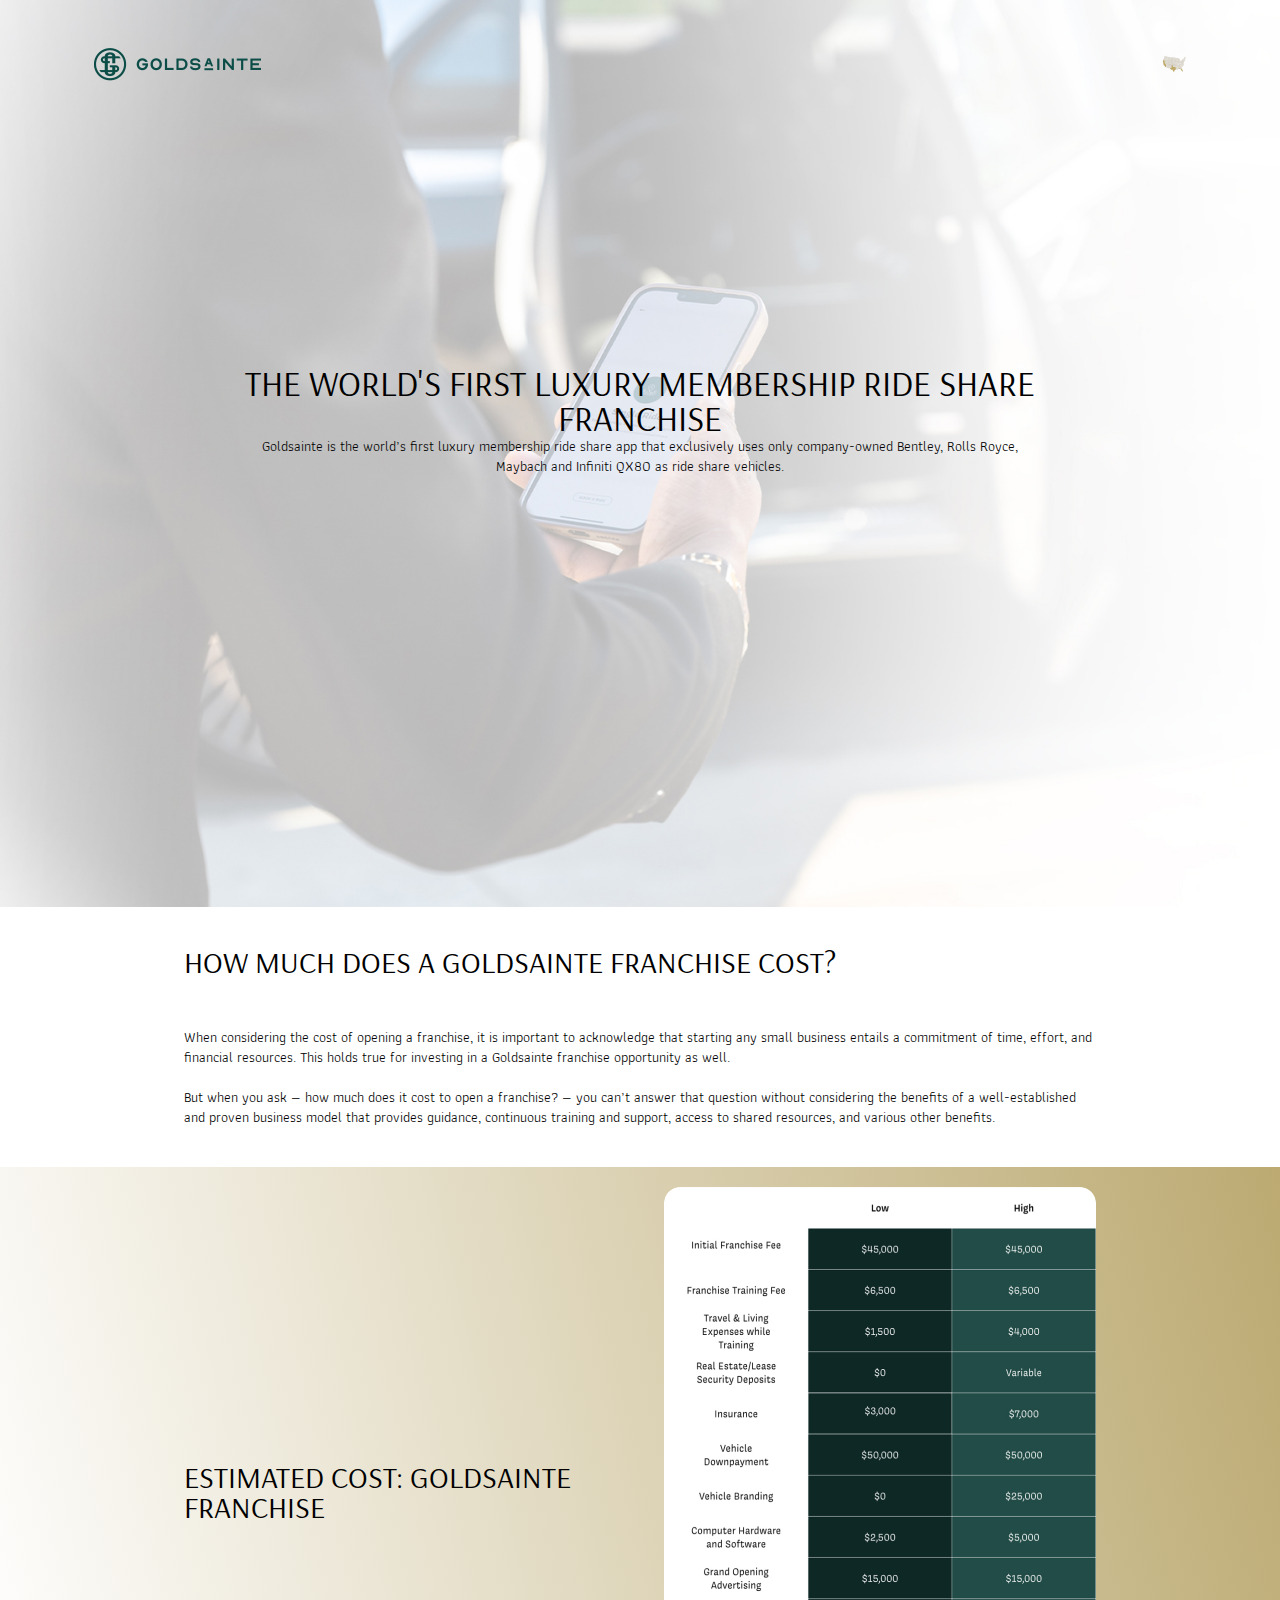
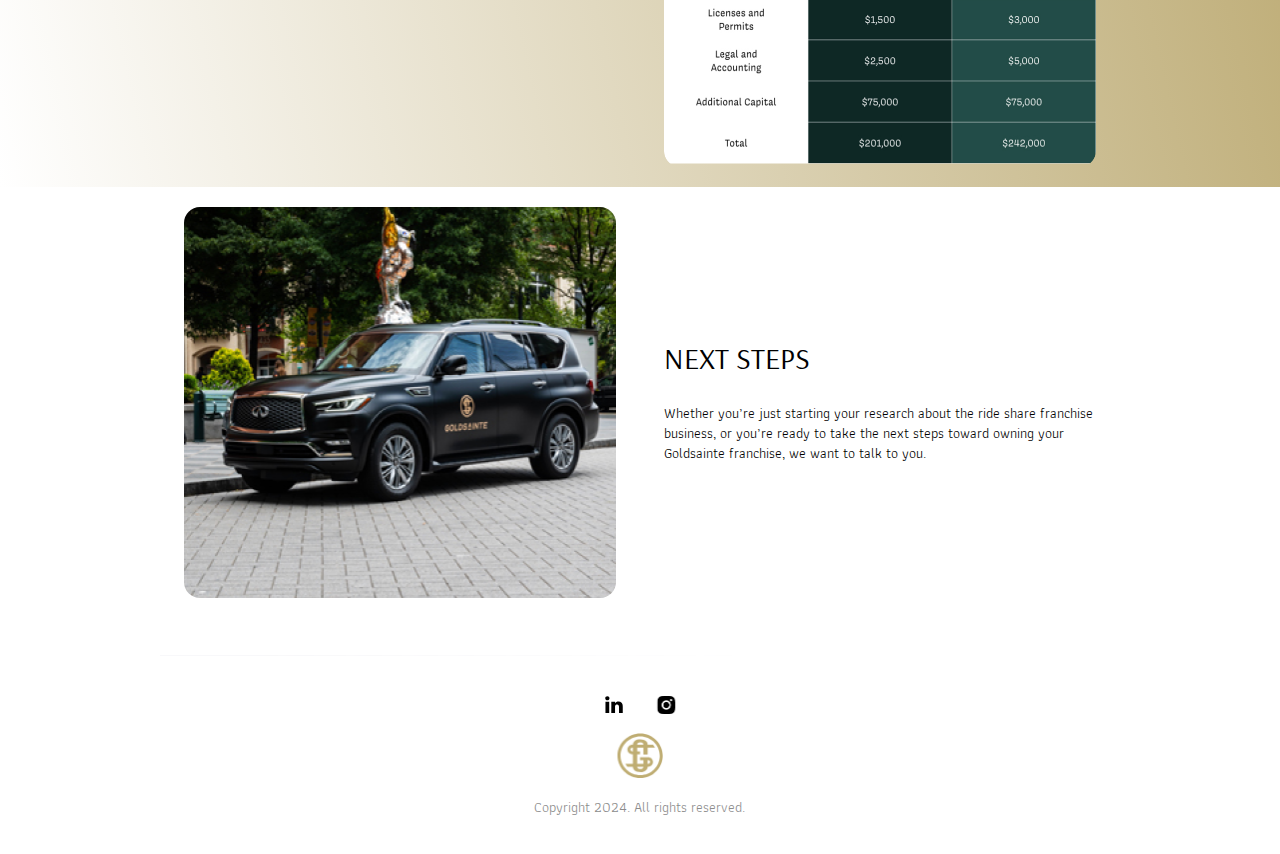
<file: franchiseinvestment.html>
<!DOCTYPE html>
<html>
  <head>
    <meta charset="utf-8" />
    <meta name="viewport" content="initial-scale=1, width=device-width" />

    <link rel="stylesheet" href="./global.css" />
    <link rel="stylesheet" href="./franchiseinvestment.css" />
    <link
      rel="stylesheet"
      href="https://fonts.googleapis.com/css2?family=Arsenal:wght@400;700&display=swap"
    />
    <link
      rel="stylesheet"
      href="https://fonts.googleapis.com/css2?family=Athiti:wght@400;500;600;700&display=swap"
    />
    <link
      rel="stylesheet"
      href="https://fonts.googleapis.com/css2?family=DM Sans:wght@400&display=swap"
    />

    <style>
      @font-face {
        :font-family: "Covik Sans";
        src: url("/public/Covik-Sans-Regular.otf");
        font-weight: 400;
      }
      @font-face {
        :font-family: "Covik Sans";
        src: url("/public/Covik-Sans-Bold.otf");
        font-weight: 700;
      }
      @font-face {
        :font-family: "Covik Sans";
        src: url("/public/Covik-Sans-Regular.otf");
        font-weight: 900;
      }
      @font-face {
        :font-family: "Chiffon";
        src: url("/public/Chiffon.otf");
        font-weight: 400;
      }
    </style>
  </head>
  <body>
    <div class="franchiseinvestment">
      <div class="franchise-investment-available">
        <img
          class="franchise-investment-hero-1-icon"
          alt=""
          src="./public/franchiseinvestmenthero-1@2x.png"
        />

        <div class="franchise-investment-available-inner">
          <div class="frame-wrapper39">
            <div class="heading-parent33">
              <div class="heading37">
                THE WORLD'S FIRST LUXURY MEMBERSHIP RIDE SHARE FRANCHISE
              </div>
              <div class="paragraph71">
                Goldsainte is the world’s first luxury membership ride share app
                that exclusively uses only company-owned Bentley, Rolls Royce,
                Maybach and Infiniti QX80 as ride share vehicles.
              </div>
            </div>
          </div>
        </div>
        <div class="franchise-investment-available-child">
          <div class="frame-wrapper39">
            <div class="heading-parent34">
              <div class="heading38">
                THE WORLD'S FIRST LUXURY MEMBERSHIP RIDE SHARE FRANCHISE
              </div>
              <div class="paragraph71">
                Goldsainte is the world’s first luxury membership ride share app
                that exclusively uses only company-owned Bentley, Rolls Royce,
                Maybach and Infiniti QX80 as ride share vehicles.
              </div>
            </div>
          </div>
        </div>
        <div class="franchise-investment-main-logo">
          <a
            class="primary-horizontal-logo-green-6"
            href="./index.html"
            id="primaryHorizontalLogoGreen"
          >
          </a>
          <button class="hamburger-menu-new-22324" id="hamburgerMenuNew22324">
            <img class="vector-icon2" alt="" src="./public/vector.svg" />
          </button>
        </div>
      </div>
      <div class="franchise-investment-h1">
        <div class="heading-parent35">
          <div class="heading39">
            HOW MUCH DOES A GOLDSAINTE FRANCHISE COST?
          </div>
          <div class="paragraph73">
            <p class="when-considering-the">
              When considering the cost of opening a franchise, it is important
              to acknowledge that starting any small business entails a
              commitment of time, effort, and financial resources. This holds
              true for investing in a Goldsainte franchise opportunity as well.
            </p>
            <p class="when-considering-the">&nbsp;</p>
            <p class="when-considering-the">
              But when you ask — how much does it cost to open a franchise? —
              you can’t answer that question without considering the benefits of
              a well-established and proven business model that provides
              guidance, continuous training and support, access to shared
              resources, and various other benefits.
            </p>
          </div>
        </div>
      </div>
      <div class="franchise-investment-h2">
        <div class="estimated-cost">
          <div class="estimated-costframe">
            <div class="feature-title17">
              Estimated Cost: GOLDSAINTE FRANCHISE
            </div>
            <img
              class="estimated-cost-chart-icon"
              alt=""
              src="./public/estimatedcostchart@2x.png"
            />
          </div>
        </div>
      </div>
      <div class="franchise-investment-h3">
        <div class="frame-next-steps">
          <img
            class="goldsainte-carshare-pickup-cha-icon"
            alt=""
            src="./public/goldsaintecarsharepickupcharlottencqx80ride@2x.png"
          />

          <div class="text-text">
            <div class="header-frame1">
              <div class="title15">NEXT STEPS</div>
            </div>
            <div class="body4">
              Whether you’re just starting your research about the ride share
              franchise business, or you’re ready to take the next steps toward
              owning your Goldsainte franchise, we want to talk to you.
            </div>
          </div>
        </div>
      </div>
      <div class="franchise-investment-footer">
        <div class="franchise-investment-footer-inner">
          <div class="frame-parent33">
            <div class="heading-parent36">
              <b class="heading40">Request Franchise Information</b>
              <div class="paragraph74">
                <span class="click3">Click</span>
                <span class="span12"> </span>
                <a
                  class="here6"
                  href="https://goldsainte69446.activehosted.com/f/13"
                  target="_blank"
                >
                  <span class="here7">here</span>
                </a>
              </div>
            </div>
            <div class="divider-wrapper8">
              <img class="divider-icon10" alt="" src="./public/divider.svg" />
            </div>
            <div class="contact-info-1-parent">
              <div class="contact-info-1">
                <div class="social-media-container-wrapper1">
                  <div class="social-media-container4">
                    <img
                      class="social-media-icon-squarelinke10"
                      alt=""
                      src="./public/social-media-icon-squareinstagram1.svg"
                      id="socialMediaIconSquareLinke"
                    />

                    <img
                      class="social-media-icon-squareinsta10"
                      alt=""
                      src="./public/social-media-icon-squareinstagram211@2x.png"
                      id="socialMediaIconSquareInsta"
                    />
                  </div>
                </div>
              </div>
              <img
                class="goldsainte-gold-logo-franchise-icon2"
                alt=""
                src="./public/goldsaintegoldlogofranchiseinvestment@2x.png"
              />

              <div class="email10">Copyright 2024. All rights reserved.</div>
            </div>
          </div>
        </div>
      </div>
    </div>

    <div id="menufranchise" class="popup-overlay" style="display: none">
      <div class="menufranchise" data-animate-on-scroll>
        <img
          class="logomark-seal-green-2-icon"
          alt=""
          src="./public/logomarksealgreen-2@2x.png"
        />

        <div class="sections">
          <a class="franchise-home" href="./franchisehome.html"
            >FRANCHISE home
          </a>
          <div class="sections-child"></div>
          <a class="franchise-home" href="./franchisemodel.html"
            >FRANCHISE MODEL
          </a>
          <div class="sections-child"></div>
          <a class="franchise-home" href="./whychooseus.html">why choose us</a>
          <div class="sections-child"></div>
          <a class="franchise-home" href="./territoriesavailable.html"
            >Territories Available</a
          >
          <div class="sections-child"></div>
          <a class="franchise-home" href="./franchiseinvestment.html"
            >INVESTMENT</a
          >
        </div>
      </div>
    </div>

    <script>
      var scrollAnimElements = document.querySelectorAll("[data-animate-on-scroll]");
      var observer = new IntersectionObserver(
        (entries) => {
          for (const entry of entries) {
            if (entry.isIntersecting || entry.intersectionRatio > 0) {
              const targetElement = entry.target;
              targetElement.classList.add("animate");
              observer.unobserve(targetElement);
            }
          }
        },
        {
          threshold: 0.15,
        }
      );
      
      for (let i = 0; i < scrollAnimElements.length; i++) {
        observer.observe(scrollAnimElements[i]);
      }
      
      var primaryHorizontalLogoGreen = document.getElementById(
        "primaryHorizontalLogoGreen"
      );
      if (primaryHorizontalLogoGreen) {
        primaryHorizontalLogoGreen.addEventListener("click", function (e) {
          window.location.href = "./index1.html";
        });
      }
      
      var hamburgerMenuNew22324 = document.getElementById("hamburgerMenuNew22324");
      if (hamburgerMenuNew22324) {
        hamburgerMenuNew22324.addEventListener("click", function () {
          var drawerOverlay = document.getElementById("menufranchise");
          if (!drawerOverlay) return;
          var drawerOverlayStyle = drawerOverlay.style;
          if (drawerOverlayStyle) {
            drawerOverlayStyle.display = "flex";
            drawerOverlayStyle.zIndex = 99;
            drawerOverlayStyle.backgroundColor = "rgba(113, 113, 113, 0.3)";
            drawerOverlayStyle.alignItems = "flex-start";
            drawerOverlayStyle.justifyContent = "";
          }
          drawerOverlay.setAttribute("closable", "");
      
          var onClick =
            drawerOverlay.onClick ||
            function (e) {
              if (
                e.target === drawerOverlay &&
                drawerOverlay.hasAttribute("closable")
              ) {
                drawerOverlayStyle.display = "none";
              }
            };
          drawerOverlay.addEventListener("click", onClick);
        });
      }
      
      var socialMediaIconSquareLinke = document.getElementById(
        "socialMediaIconSquareLinke"
      );
      if (socialMediaIconSquareLinke) {
        socialMediaIconSquareLinke.addEventListener("click", function () {
          window.open("https://www.linkedin.com/company/goldsainte/mycompany/");
        });
      }
      
      var socialMediaIconSquareInsta = document.getElementById(
        "socialMediaIconSquareInsta"
      );
      if (socialMediaIconSquareInsta) {
        socialMediaIconSquareInsta.addEventListener("click", function () {
          window.open("https://www.instagram.com/goldsainte/");
        });
      }
      </script>
  </body>
</html>
</file>
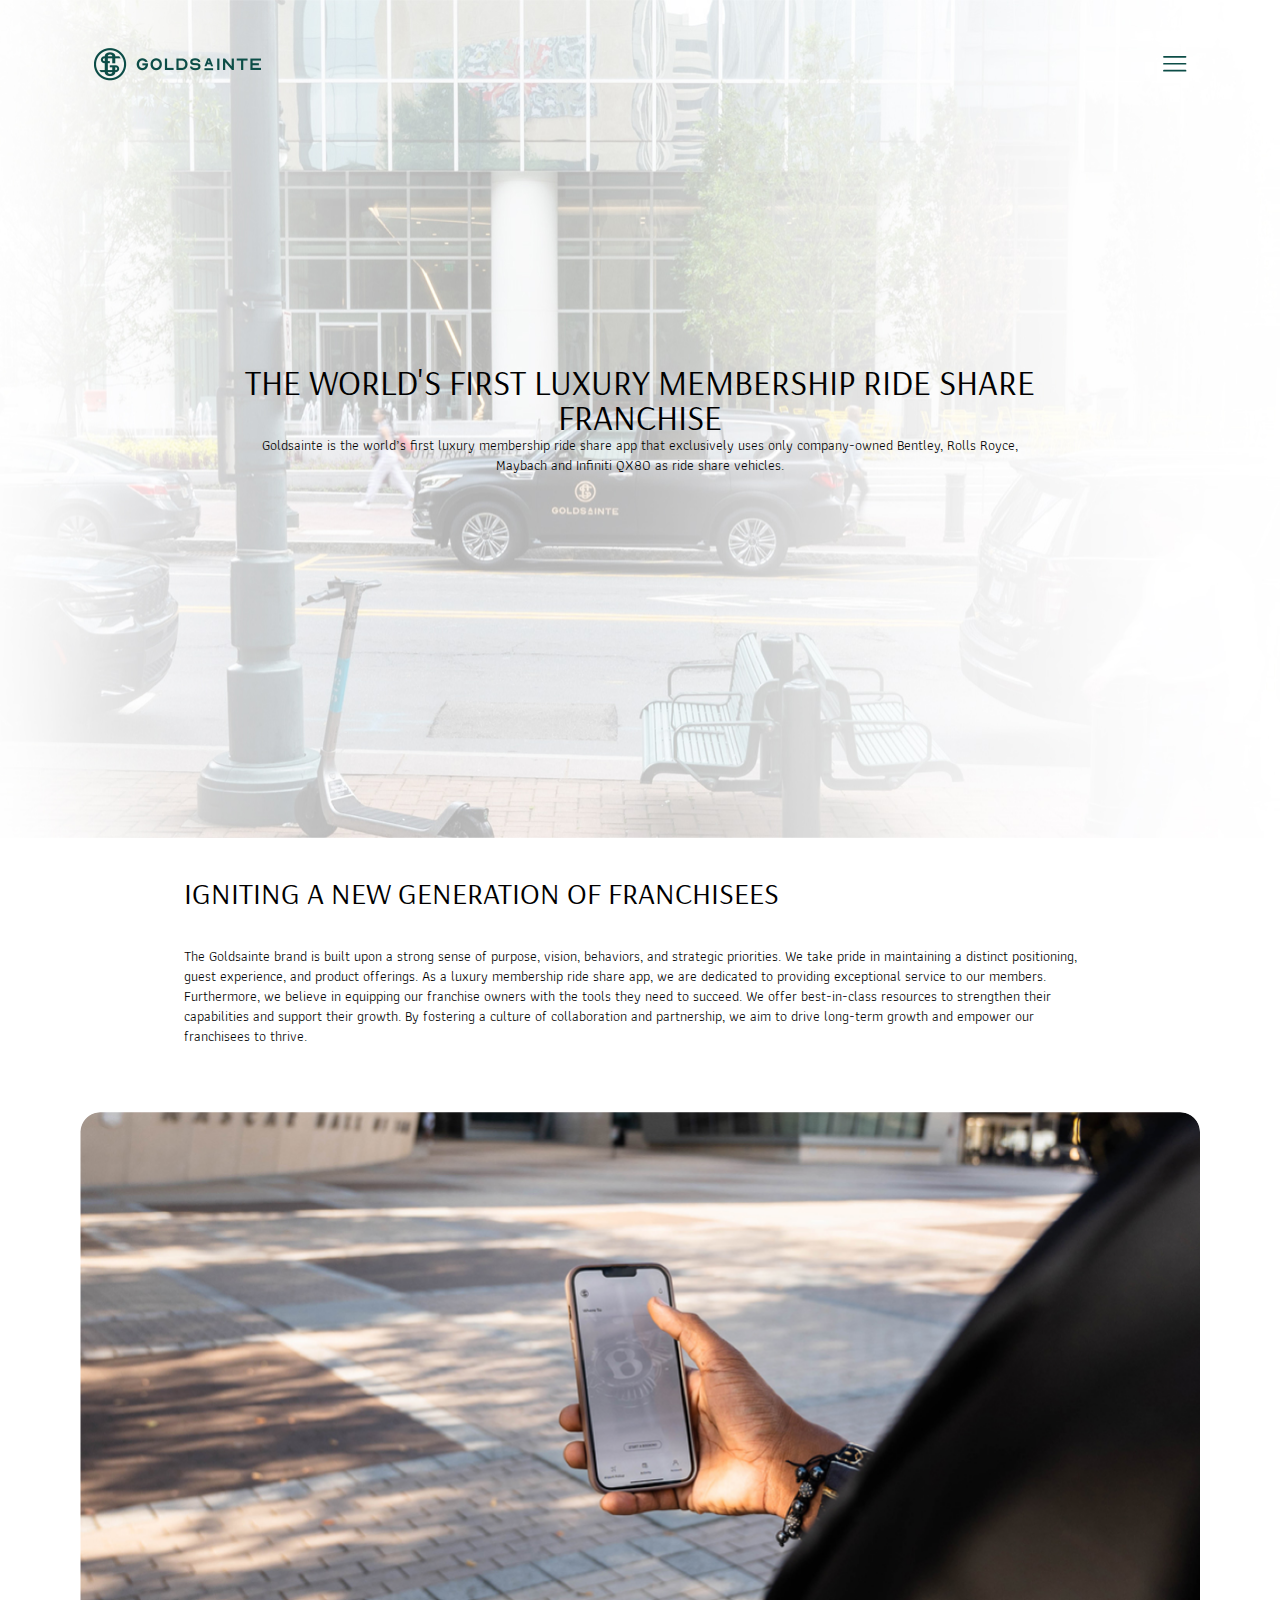
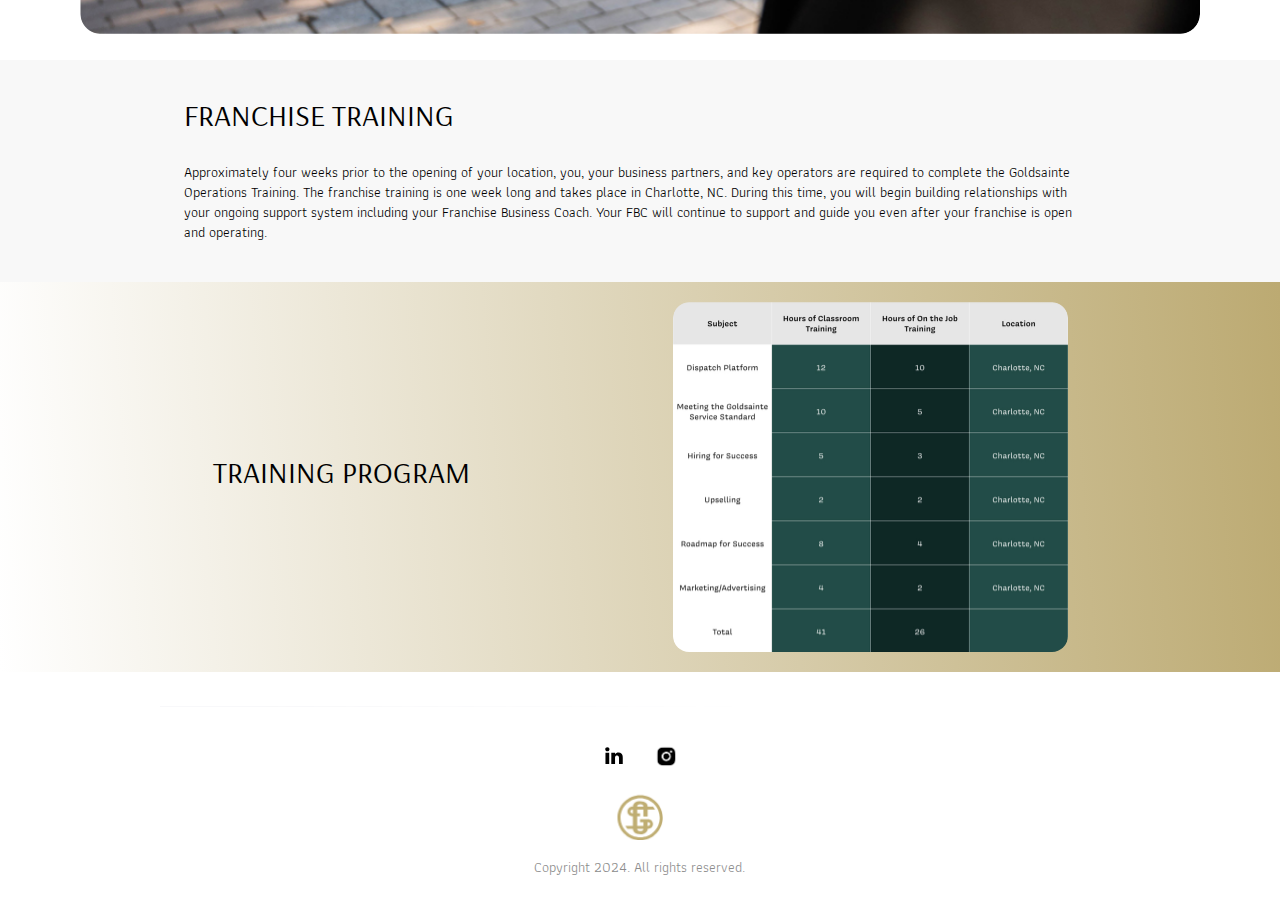
<file: franchisemodel.html>
<!DOCTYPE html>
<html>
  <head>
    <meta charset="utf-8" />
    <meta name="viewport" content="initial-scale=1, width=device-width" />

    <link rel="stylesheet" href="./global.css" />
    <link rel="stylesheet" href="./franchisemodel.css" />
    <link
      rel="stylesheet"
      href="https://fonts.googleapis.com/css2?family=Arsenal:wght@400;700&display=swap"
    />
    <link
      rel="stylesheet"
      href="https://fonts.googleapis.com/css2?family=Athiti:wght@400;500;600;700&display=swap"
    />
    <link
      rel="stylesheet"
      href="https://fonts.googleapis.com/css2?family=DM Sans:wght@400&display=swap"
    />

    <style>
      @font-face {
        :font-family: "Covik Sans";
        src: url("/public/Covik-Sans-Regular.otf");
        font-weight: 400;
      }
      @font-face {
        :font-family: "Covik Sans";
        src: url("/public/Covik-Sans-Bold.otf");
        font-weight: 700;
      }
      @font-face {
        :font-family: "Covik Sans";
        src: url("/public/Covik-Sans-Regular.otf");
        font-weight: 900;
      }
      @font-face {
        :font-family: "Chiffon";
        src: url("/public/Chiffon.otf");
        font-weight: 400;
      }
    </style>
  </head>
  <body>
    <div class="franchisemodel">
      <div class="franchisemodelhero">
        <img
          class="franchisemodelhero-white1-icon"
          alt=""
          src="./public/franchisemodelherowhite1@2x.png"
        />

        <div class="franchisemodelhero-child"></div>
        <div class="franchisemodelhero-item"></div>
        <div class="franchisemodelhero-inner">
          <div class="frame-wrapper2">
            <div class="heading-parent3">
              <div class="heading5">
                THE WORLD'S FIRST LUXURY MEMBERSHIP RIDE SHARE FRANCHISE
              </div>
              <div class="paragraph15">
                Goldsainte is the world’s first luxury membership ride share app
                that exclusively uses only company-owned Bentley, Rolls Royce,
                Maybach and Infiniti QX80 as ride share vehicles.
              </div>
            </div>
          </div>
        </div>
        <div class="franchisemodelhero-inner1">
          <div class="frame-wrapper2">
            <div class="heading-parent4">
              <div class="heading6">
                THE WORLD'S FIRST LUXURY MEMBERSHIP RIDE SHARE FRANCHISE
              </div>
              <div class="paragraph16">
                Goldsainte is the world’s first luxury membership ride share app
                that exclusively uses only company-owned Bentley, Rolls Royce,
                Maybach and Infiniti QX80 as ride share vehicles.
              </div>
            </div>
          </div>
        </div>
        <div class="franchise-model-main-logo-nav">
          <a
            class="primary-horizontal-logo-gold-m"
            href="./index.html"
            id="primaryHorizontalLogoGoldM"
          >
          </a>
          <button class="hamburger-menu423213-wrapper" id="frameButton">
            <img
              class="hamburger-menu423213-icon"
              alt=""
              src="./public/hamburgermenu11.svg"
            />
          </button>
        </div>
      </div>
      <div class="franchisemodel-h1">
        <div class="heading-parent5">
          <div class="heading7">IGNITING A NEW GENERATION OF FRANCHISEES</div>
          <div class="paragraph17">
            The Goldsainte brand is built upon a strong sense of purpose,
            vision, behaviors, and strategic priorities. We take pride in
            maintaining a distinct positioning, guest experience, and product
            offerings. As a luxury membership ride share app, we are dedicated
            to providing exceptional service to our members. Furthermore, we
            believe in equipping our franchise owners with the tools they need
            to succeed. We offer best-in-class resources to strengthen their
            capabilities and support their growth. By fostering a culture of
            collaboration and partnership, we aim to drive long-term growth and
            empower our franchisees to thrive.
          </div>
        </div>
      </div>
      <div class="franchisemodel-h2">
        <div class="image-placeholder">
          <img
            class="man-holding-phone-city-pickup-icon"
            alt=""
            src="./public/manholdingphonecitypickup@2x.png"
          />
        </div>
      </div>
      <div class="franchisemodel-h3">
        <div class="heading-parent6">
          <div class="heading8">Franchise Training</div>
          <div class="paragraph18">
            Approximately four weeks prior to the opening of your location, you,
            your business partners, and key operators are required to complete
            the Goldsainte Operations Training. The franchise training is one
            week long and takes place in Charlotte, NC. During this time, you
            will begin building relationships with your ongoing support system
            including your Franchise Business Coach. Your FBC will continue to
            support and guide you even after your franchise is open and
            operating.
          </div>
        </div>
      </div>
      <div class="franchisemodel-h4">
        <div class="div">
          <div class="child"></div>
          <div class="inner">
            <div class="feature-title-wrapper">
              <div class="feature-title3">Training Program</div>
            </div>
          </div>
          <img class="graph1-icon" alt="" src="./public/graph1@2x.png" />
        </div>
      </div>
      <div class="franchisemodel-footer">
        <div class="franchisemodel-footer-inner">
          <div class="frame-parent5">
            <div class="heading-parent7">
              <b class="heading9">Request Franchise Information</b>
              <div class="paragraph19">
                <span class="click">Click</span>
                <span class="span2"> </span>
                <a
                  class="here"
                  href="https://goldsainte69446.activehosted.com/f/13"
                  target="_blank"
                >
                  <span class="here1">here</span>
                </a>
              </div>
            </div>
            <div class="divider-frame">
              <img class="divider-icon2" alt="" src="./public/divider.svg" />
            </div>
            <div class="contact-info4-parent">
              <div class="contact-info4">
                <div class="social-media-container-wrapper">
                  <div class="social-media-container">
                    <img
                      class="social-media-icon-squarelinke2"
                      alt=""
                      src="./public/social-media-icon-squareinstagram1.svg"
                      id="socialMediaIconSquareLinke"
                    />

                    <img
                      class="social-media-icon-squareinsta2"
                      alt=""
                      src="./public/social-media-icon-squareinstagram8@2x.png"
                      id="socialMediaIconSquareInsta"
                    />
                  </div>
                </div>
              </div>
              <img
                class="goldsainte-gold-logo-franchise-icon"
                alt=""
                src="./public/goldsaintegoldlogofranchisemodel@2x.png"
              />

              <div class="email2">Copyright 2024. All rights reserved.</div>
            </div>
          </div>
        </div>
      </div>
    </div>

    <div id="menufranchise" class="popup-overlay" style="display: none">
      <div class="menufranchise" data-animate-on-scroll>
        <img
          class="logomark-seal-green-2-icon"
          alt=""
          src="./public/logomarksealgreen-2@2x.png"
        />

        <div class="sections">
          <a class="franchise-home" href="./franchisehome.html"
            >FRANCHISE home
          </a>
          <div class="sections-child"></div>
          <a class="franchise-home" href="./franchisemodel.html"
            >FRANCHISE MODEL
          </a>
          <div class="sections-child"></div>
          <a class="franchise-home" href="./whychooseus.html">why choose us</a>
          <div class="sections-child"></div>
          <a class="franchise-home" href="./territoriesavailable.html"
            >Territories Available</a
          >
          <div class="sections-child"></div>
          <a class="franchise-home" href="./franchiseinvestment.html"
            >INVESTMENT</a
          >
        </div>
      </div>
    </div>

    <script>
      var scrollAnimElements = document.querySelectorAll("[data-animate-on-scroll]");
      var observer = new IntersectionObserver(
        (entries) => {
          for (const entry of entries) {
            if (entry.isIntersecting || entry.intersectionRatio > 0) {
              const targetElement = entry.target;
              targetElement.classList.add("animate");
              observer.unobserve(targetElement);
            }
          }
        },
        {
          threshold: 0.15,
        }
      );
      
      for (let i = 0; i < scrollAnimElements.length; i++) {
        observer.observe(scrollAnimElements[i]);
      }
      
      var primaryHorizontalLogoGoldM = document.getElementById(
        "primaryHorizontalLogoGoldM"
      );
      if (primaryHorizontalLogoGoldM) {
        primaryHorizontalLogoGoldM.addEventListener("click", function (e) {
          window.location.href = "./index1.html";
        });
      }
      
      var frameButton = document.getElementById("frameButton");
      if (frameButton) {
        frameButton.addEventListener("click", function () {
          var drawerOverlay = document.getElementById("menufranchise");
          if (!drawerOverlay) return;
          var drawerOverlayStyle = drawerOverlay.style;
          if (drawerOverlayStyle) {
            drawerOverlayStyle.display = "flex";
            drawerOverlayStyle.zIndex = 99;
            drawerOverlayStyle.backgroundColor = "rgba(113, 113, 113, 0.3)";
            drawerOverlayStyle.alignItems = "flex-start";
            drawerOverlayStyle.justifyContent = "";
          }
          drawerOverlay.setAttribute("closable", "");
      
          var onClick =
            drawerOverlay.onClick ||
            function (e) {
              if (
                e.target === drawerOverlay &&
                drawerOverlay.hasAttribute("closable")
              ) {
                drawerOverlayStyle.display = "none";
              }
            };
          drawerOverlay.addEventListener("click", onClick);
        });
      }
      
      var socialMediaIconSquareLinke = document.getElementById(
        "socialMediaIconSquareLinke"
      );
      if (socialMediaIconSquareLinke) {
        socialMediaIconSquareLinke.addEventListener("click", function () {
          window.open("https://www.linkedin.com/company/goldsainte/mycompany/");
        });
      }
      
      var socialMediaIconSquareInsta = document.getElementById(
        "socialMediaIconSquareInsta"
      );
      if (socialMediaIconSquareInsta) {
        socialMediaIconSquareInsta.addEventListener("click", function () {
          window.open("https://www.instagram.com/goldsainte/");
        });
      }
      </script>
  </body>
</html>
</file>
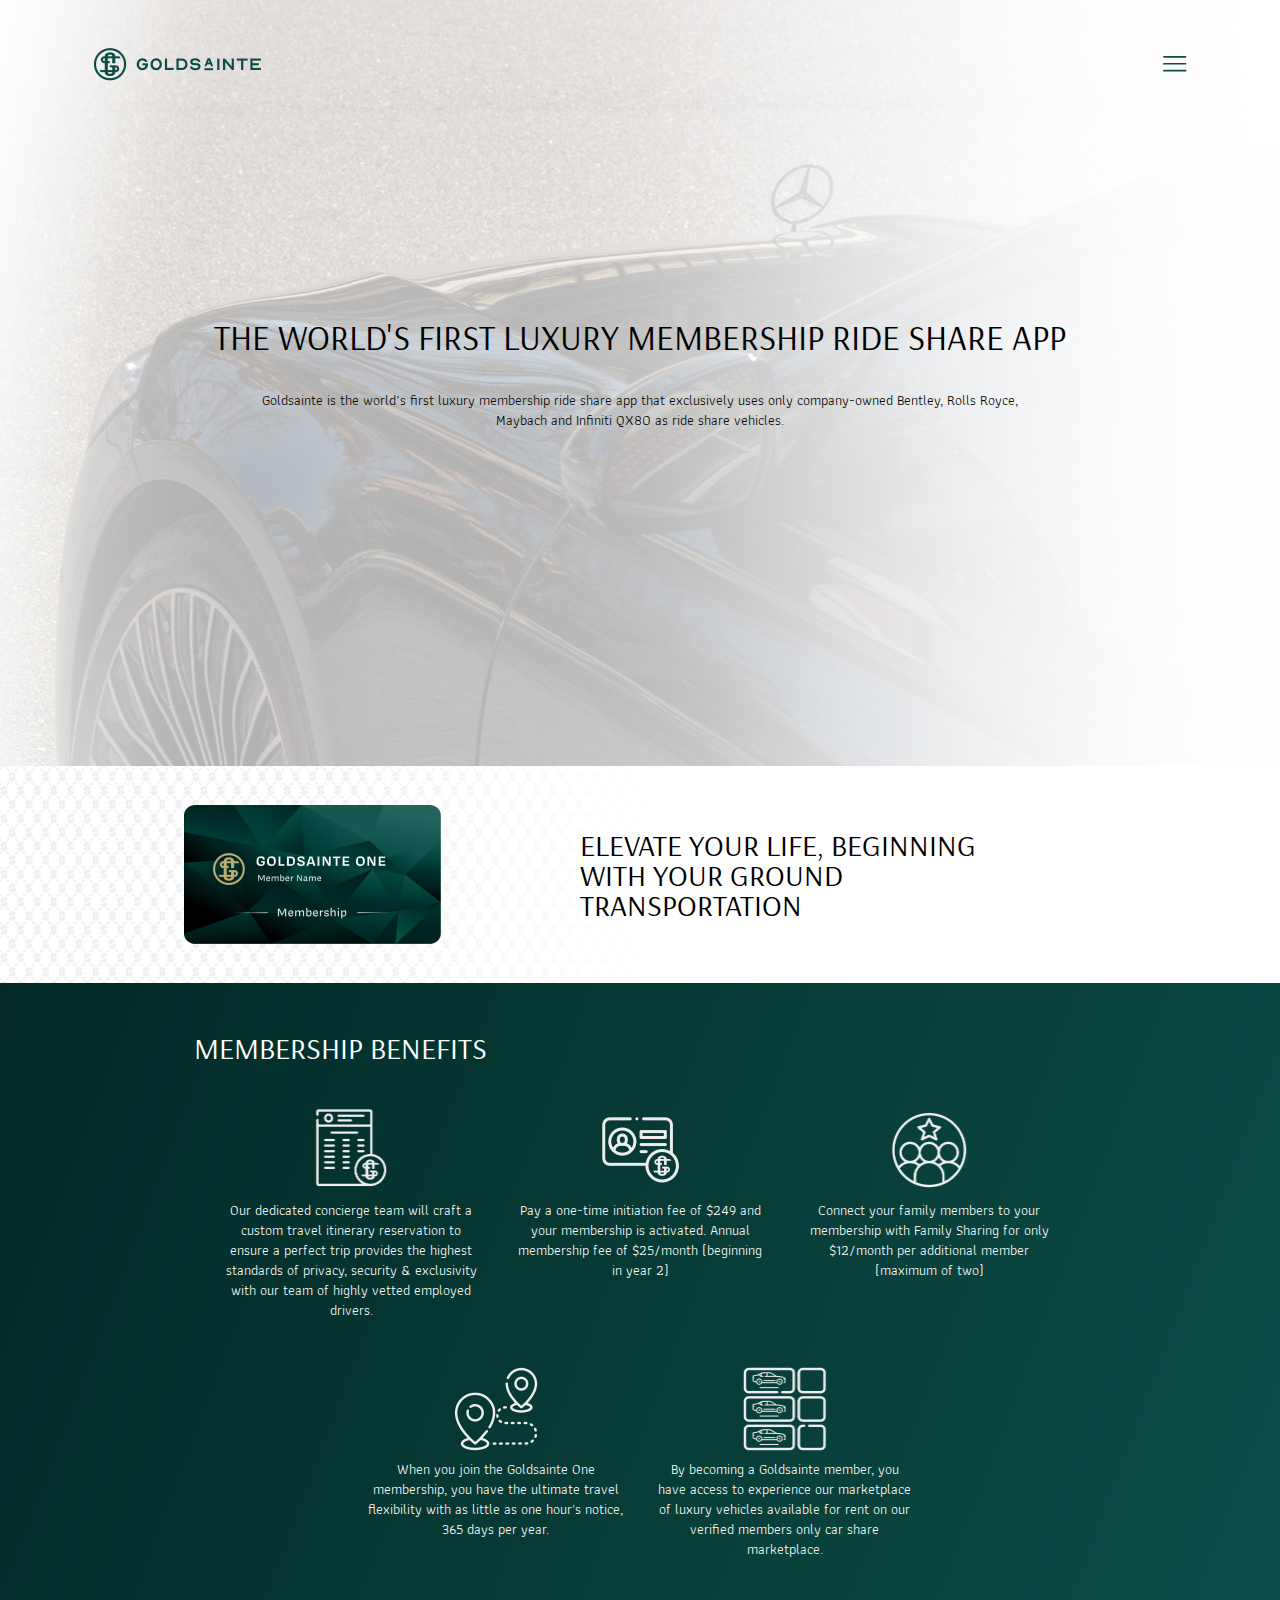
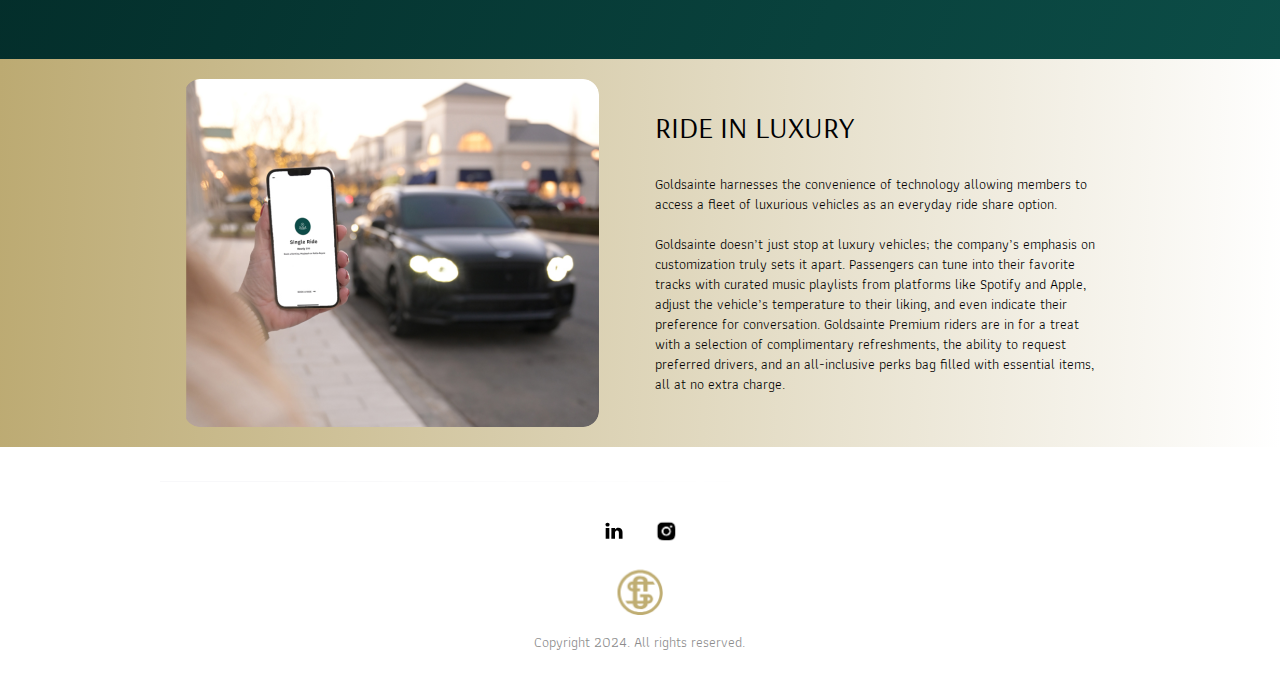
<file: membership.html>
<!DOCTYPE html>
<html>
  <head>
    <meta charset="utf-8" />
    <meta name="viewport" content="initial-scale=1, width=device-width" />

    <link rel="stylesheet" href="./global.css" />
    <link rel="stylesheet" href="./membership.css" />
    <link
      rel="stylesheet"
      href="https://fonts.googleapis.com/css2?family=Arsenal:wght@400;700&display=swap"
    />
    <link
      rel="stylesheet"
      href="https://fonts.googleapis.com/css2?family=Athiti:wght@400;500;600;700&display=swap"
    />
    <link
      rel="stylesheet"
      href="https://fonts.googleapis.com/css2?family=DM Sans:wght@400&display=swap"
    />

    <style>
      @font-face {
        :font-family: "Covik Sans";
        src: url("/public/Covik-Sans-Regular.otf");
        font-weight: 400;
      }
      @font-face {
        :font-family: "Covik Sans";
        src: url("/public/Covik-Sans-Bold.otf");
        font-weight: 700;
      }
      @font-face {
        :font-family: "Covik Sans";
        src: url("/public/Covik-Sans-Regular.otf");
        font-weight: 900;
      }
      @font-face {
        :font-family: "Chiffon";
        src: url("/public/Chiffon.otf");
        font-weight: 400;
      }
    </style>
  </head>
  <body>
    <div class="membership">
      <div class="membership-hero">
        <img
          class="membershiphero-white-hero-icon"
          alt=""
          src="./public/membershipherowhitehero@2x.png"
        />

        <div class="membership-hero-inner">
          <div class="frame-wrapper17">
            <div class="heading-parent16">
              <div class="heading18">
                THE WORLD'S FIRST LUXURY MEMBERSHIP RIDE SHARE APP
              </div>
              <div class="paragraph37">
                Goldsainte is the world’s first luxury membership ride share app
                that exclusively uses only company-owned Bentley, Rolls Royce,
                Maybach and Infiniti QX80 as ride share vehicles.
              </div>
            </div>
          </div>
        </div>
        <div class="membership-hero-child">
          <div class="frame-wrapper18">
            <div class="heading-parent17">
              <div class="heading19">
                THE WORLD'S FIRST LUXURY MEMBERSHIP RIDE SHARE APP
              </div>
              <div class="paragraph38">
                Goldsainte is the world’s first luxury membership ride share app
                that exclusively uses only company-owned Bentley, Rolls Royce,
                Maybach and Infiniti QX80 as ride share vehicles.
              </div>
            </div>
          </div>
        </div>
        <div class="membership-main-logo-nav">
          <a
            class="primary-horizontal-logo-green-2"
            href="./index.html"
            id="primaryHorizontalLogoGreen"
          >
          </a>
          <button class="hamburger-menu15-wrapper" id="frameButton">
            <img
              class="hamburger-menu15-icon"
              alt=""
              src="./public/hamburgermenu11.svg"
            />
          </button>
        </div>
      </div>
      <div class="membership-h1">
        <div class="rectangle-parent2">
          <div class="frame-child1"></div>
          <img
            class="holdingphoneoutside02-1-icon"
            alt=""
            src="./public/holdingphoneoutside02-1@2x.png"
          />

          <img
            class="goldsainte-membership-card-icon"
            alt=""
            src="./public/goldsaintemembershipcard@2x.png"
          />

          <div class="title-wrapper">
            <div class="title5">
              ELEVATE YOUR LIFE, BEGINNING WITH YOUR GROUND TRANSPORTATION
            </div>
          </div>
          <div class="feature-title-parent6">
            <div class="feature-title10">RIDE IN LUXURY</div>
            <div class="title6">
              Goldsainte harnesses the convenience of technology allowing
              members to access a fleet of luxurious vehicles as an everyday
              ride share option.
            </div>
          </div>
        </div>
      </div>
      <div class="membership-h2">
        <div class="frame-parent15">
          <div class="headings-wrapper5">
            <div class="headings8">
              <p class="membership-benefits">MEMBERSHIP BENEFITS</p>
              <p class="membership-benefits">&nbsp;</p>
              <p class="membership-benefits">&nbsp;</p>
            </div>
          </div>
          <div class="frame-wrapper19">
            <div class="headings-wrapper6">
              <div class="headings9">Why Ride with Goldsainte Connect?</div>
            </div>
          </div>
          <div class="group-parent1">
            <div class="frame-wrapper20">
              <div class="goldsainte-travel-itinerary-parent">
                <img
                  class="goldsainte-travel-itinerary-icon"
                  alt=""
                  src="./public/goldsaintetravelitinerary@2x.png"
                />

                <div class="paragraph39">
                  <p class="our-dedicated-concierge">
                    Our dedicated concierge team will craft a custom travel
                    itinerary reservation to ensure a perfect trip provides the
                    highest standards of privacy, security & exclusivity with
                    our team of highly vetted employed drivers.
                  </p>
                  <p class="blank-line106">&nbsp;</p>
                  <p class="blank-line106">&nbsp;</p>
                  <p class="blank-line106">&nbsp;</p>
                  <p class="blank-line106">&nbsp;</p>
                </div>
              </div>
            </div>
            <div class="frame-wrapper21">
              <div class="goldsainte-travel-itinerary-parent">
                <img
                  class="goldsainte-activated-car-share-icon"
                  alt=""
                  src="./public/goldsainteactivatedcarsharemember@2x.png"
                />

                <div class="paragraph40">
                  <p class="pay-a-one-time">
                    Pay a one-time initiation fee of $249 and your membership is
                    activated. Annual membership fee of $25/month (beginning in
                    year 2)
                  </p>
                  <p class="blank-line106">&nbsp;</p>
                  <p class="blank-line106">&nbsp;</p>
                  <p class="blank-line106">&nbsp;</p>
                  <p class="blank-line106">&nbsp;</p>
                </div>
              </div>
            </div>
            <div class="frame-wrapper21">
              <div class="goldsainte-travel-itinerary-parent">
                <img
                  class="goldsainte-travel-itinerary-icon"
                  alt=""
                  src="./public/goldsaintefamilysharingcarsharemember@2x.png"
                />

                <div class="paragraph41">
                  <p class="pay-a-one-time">
                    Connect your family members to your membership with Family
                    Sharing for only $12/month per additional member (maximum of
                    two)
                  </p>
                  <p class="blank-line106">&nbsp;</p>
                  <p class="blank-line106">&nbsp;</p>
                  <p class="blank-line106">&nbsp;</p>
                  <p class="blank-line106">&nbsp;</p>
                </div>
              </div>
            </div>
            <div class="frame-wrapper23">
              <div class="goldsainte-travel-car-share-me-parent">
                <img
                  class="goldsainte-travel-car-share-me-icon"
                  alt=""
                  src="./public/goldsaintetravelcarsharemember@2x.png"
                />

                <div class="paragraph41">
                  <p class="pay-a-one-time">
                    When you join the Goldsainte One membership, you have the
                    ultimate travel flexibility with as little as one hour's
                    notice, 365 days per year.
                  </p>
                  <p class="blank-line106">&nbsp;</p>
                  <p class="blank-line106">&nbsp;</p>
                  <p class="blank-line106">&nbsp;</p>
                  <p class="blank-line106">&nbsp;</p>
                </div>
              </div>
            </div>
            <div class="frame-wrapper23">
              <div class="goldsainte-travel-car-share-me-parent">
                <img
                  class="goldsainte-activated-car-share-icon"
                  alt=""
                  src="./public/goldsaintebusinesscarsharemember@2x.png"
                />

                <div class="paragraph43">
                  <p class="pay-a-one-time">
                    By becoming a Goldsainte member, you have access to
                    experience our marketplace of luxury vehicles available for
                    rent on our verified members only car share marketplace.
                  </p>
                  <p class="blank-line106">&nbsp;</p>
                  <p class="blank-line106">&nbsp;</p>
                  <p class="blank-line106">&nbsp;</p>
                  <p class="blank-line106">&nbsp;</p>
                </div>
              </div>
            </div>
          </div>
        </div>
      </div>
      <div class="membership-h3">
        <div class="rectangle-parent3">
          <div class="frame-child1"></div>
          <img
            class="women-phone-pickup-icon"
            alt=""
            src="./public/womenphonepickup@2x.png"
          />

          <div class="feature-title-parent7">
            <div class="feature-title11">RIDE IN LUXURY</div>
            <div class="text7">
              <p class="membership-benefits">
                Goldsainte harnesses the convenience of technology allowing
                members to access a fleet of luxurious vehicles as an everyday
                ride share option.
              </p>
              <p class="membership-benefits">&nbsp;</p>
              <p class="membership-benefits">
                Goldsainte doesn’t just stop at luxury vehicles; the company’s
                emphasis on customization truly sets it apart. Passengers can
                tune into their favorite tracks with curated music playlists
                from platforms like Spotify and Apple, adjust the vehicle’s
                temperature to their liking, and even indicate their preference
                for conversation. Goldsainte Premium riders are in for a treat
                with a selection of complimentary refreshments, the ability to
                request preferred drivers, and an all-inclusive perks bag filled
                with essential items, all at no extra charge. 
              </p>
            </div>
          </div>
        </div>
      </div>
      <div class="membershipfooter">
        <div class="membershipfooter-inner">
          <div class="frame-parent16">
            <div class="heading-parent18">
              <b class="heading20">Contact Us</b>
              <div class="paragraph44">
                <span class="you-are-invited3"
                  >You are invited to contact us using this form or by email
                  at:</span
                >
                <span class="span5"> </span>
                <a
                  class="infogoldsaintecom6"
                  href="https://goldsainte69446.activehosted.com/f/1"
                  target="_blank"
                >
                  <span class="infogoldsaintecom7">info@goldsainte.com</span>
                </a>
              </div>
            </div>
            <div class="divider-wrapper3">
              <img class="divider-icon5" alt="" src="./public/divider.svg" />
            </div>
            <div class="contact-info8-parent">
              <div class="contact-info8">
                <div class="social-media-container3-frame">
                  <div class="social-media-container32">
                    <a
                      class="social-media-icon-squarelinke5"
                      href="https://www.linkedin.com/company/goldsainte/mycompany/"
                      id="socialMediaIconSquareLinke"
                    >
                      <img
                        class="group-icon"
                        alt=""
                        src="./public/group-73.svg"
                      />
                    </a>
                    <img
                      class="social-media-icon-squareinsta5"
                      alt=""
                      src="./public/social-media-icon-squareinstagram8343@2x.png"
                      id="socialMediaIconSquareInsta"
                    />
                  </div>
                </div>
              </div>
              <img
                class="goldsainte-gold-logo-membershi-icon"
                alt=""
                src="./public/goldsaintegoldlogofranchisewhychooseus@2x.png"
              />

              <div class="email5">Copyright 2024. All rights reserved.</div>
            </div>
          </div>
        </div>
      </div>
    </div>

    <div id="menuhome" class="popup-overlay" style="display: none">
      <div class="menuhome" data-animate-on-scroll>
        <img
          class="logomark-seal-green-1-icon"
          alt=""
          src="./public/logomarksealgreen-2@2x.png"
        />

        <div class="sections1">
          <a class="about" href="./aboutus.html">about</a>
          <div class="sections-child1"></div>
          <a class="about" href="./membership.html">membership</a>
          <div class="sections-child1"></div>
          <a class="about" href="./partnerwithus.html">partner</a>
          <div class="sections-child1"></div>
          <a class="about" href="./carshare.html">Car Share</a>
          <div class="sections-child1"></div>
          <a class="about" href="./connect.html">connect</a>
          <div class="sections-child1"></div>
          <a class="about" href="./faq.html">faq</a>
          <div class="sections-child1"></div>
          <a class="about" href="./franchisehome.html">Franchise</a>
        </div>
      </div>
    </div>

    <script>
      var scrollAnimElements = document.querySelectorAll("[data-animate-on-scroll]");
      var observer = new IntersectionObserver(
        (entries) => {
          for (const entry of entries) {
            if (entry.isIntersecting || entry.intersectionRatio > 0) {
              const targetElement = entry.target;
              targetElement.classList.add("animate");
              observer.unobserve(targetElement);
            }
          }
        },
        {
          threshold: 0.15,
        }
      );
      
      for (let i = 0; i < scrollAnimElements.length; i++) {
        observer.observe(scrollAnimElements[i]);
      }
      
      var primaryHorizontalLogoGreen = document.getElementById(
        "primaryHorizontalLogoGreen"
      );
      if (primaryHorizontalLogoGreen) {
        primaryHorizontalLogoGreen.addEventListener("click", function (e) {
          window.location.href = "./index1.html";
        });
      }
      
      var frameButton = document.getElementById("frameButton");
      if (frameButton) {
        frameButton.addEventListener("click", function () {
          var drawerOverlay = document.getElementById("menuhome");
          if (!drawerOverlay) return;
          var drawerOverlayStyle = drawerOverlay.style;
          if (drawerOverlayStyle) {
            drawerOverlayStyle.display = "flex";
            drawerOverlayStyle.zIndex = 99;
            drawerOverlayStyle.backgroundColor = "rgba(113, 113, 113, 0.3)";
            drawerOverlayStyle.alignItems = "flex-start";
            drawerOverlayStyle.justifyContent = "";
          }
          drawerOverlay.setAttribute("closable", "");
      
          var onClick =
            drawerOverlay.onClick ||
            function (e) {
              if (
                e.target === drawerOverlay &&
                drawerOverlay.hasAttribute("closable")
              ) {
                drawerOverlayStyle.display = "none";
              }
            };
          drawerOverlay.addEventListener("click", onClick);
        });
      }
      
      var socialMediaIconSquareLinke = document.getElementById(
        "socialMediaIconSquareLinke"
      );
      if (socialMediaIconSquareLinke) {
        socialMediaIconSquareLinke.addEventListener("click", function () {
          window.open("https://www.linkedin.com/company/goldsainte/mycompany/");
        });
      }
      
      var socialMediaIconSquareInsta = document.getElementById(
        "socialMediaIconSquareInsta"
      );
      if (socialMediaIconSquareInsta) {
        socialMediaIconSquareInsta.addEventListener("click", function () {
          window.open("https://www.instagram.com/goldsainte/");
        });
      }
      </script>
  </body>
</html>
</file>
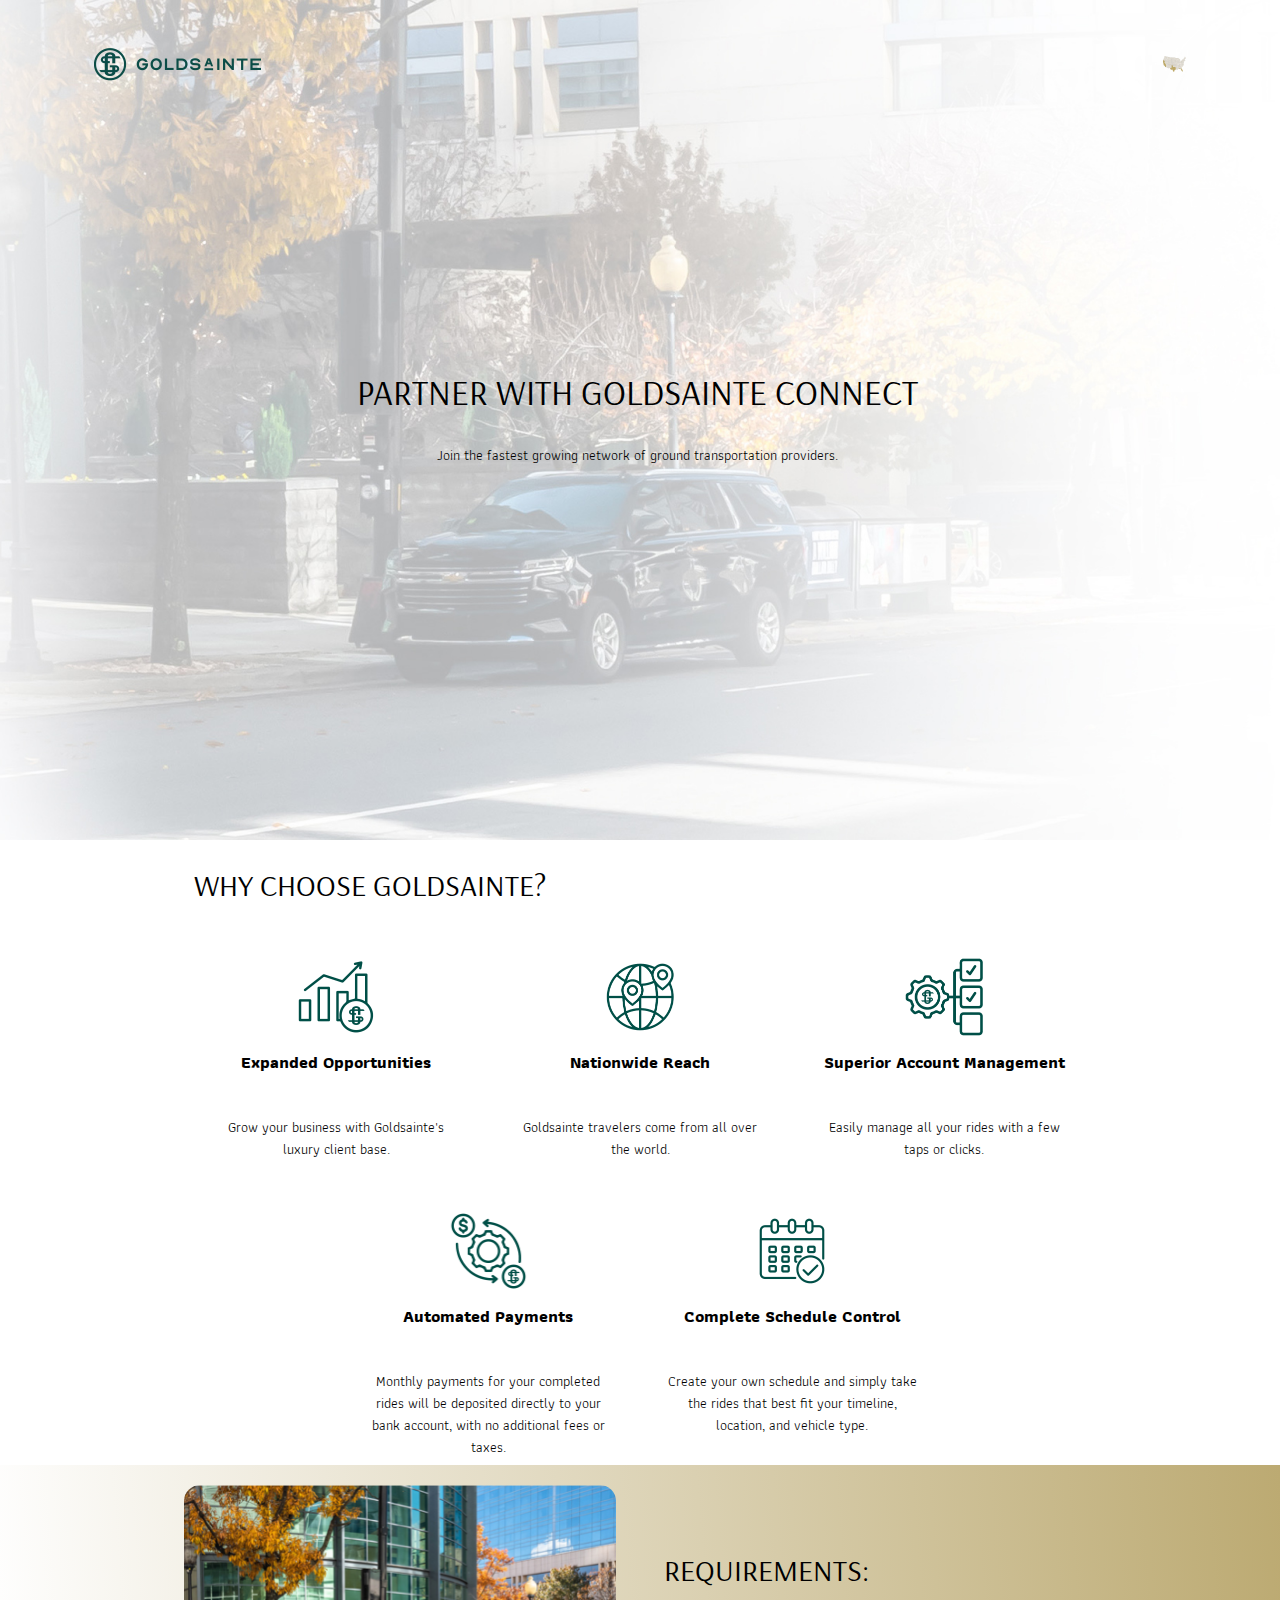
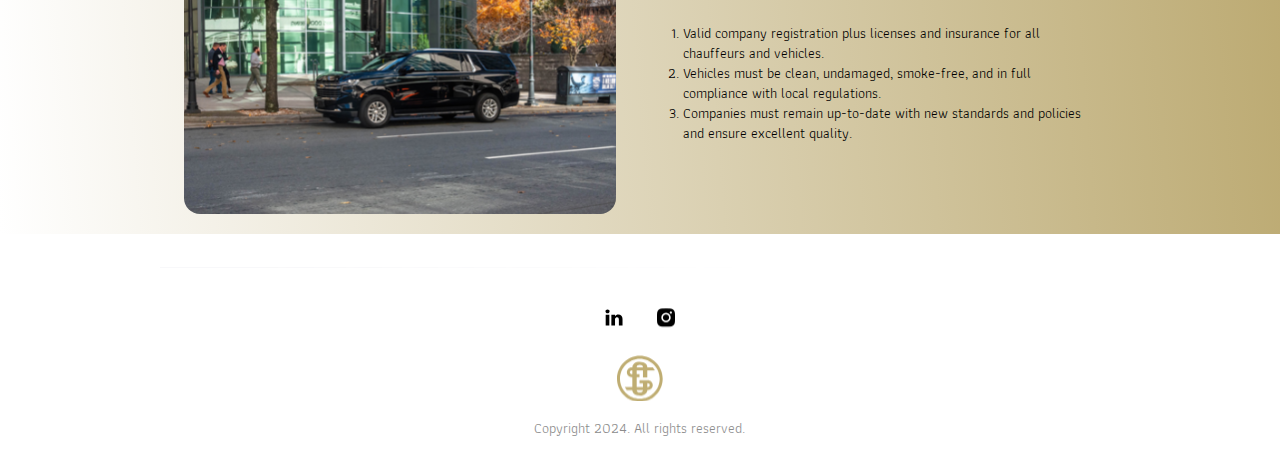
<file: partnerwithus.html>
<!DOCTYPE html>
<html>
  <head>
    <meta charset="utf-8" />
    <meta name="viewport" content="initial-scale=1, width=device-width" />

    <link rel="stylesheet" href="./global.css" />
    <link rel="stylesheet" href="./partnerwithus.css" />
    <link
      rel="stylesheet"
      href="https://fonts.googleapis.com/css2?family=Arsenal:wght@400;700&display=swap"
    />
    <link
      rel="stylesheet"
      href="https://fonts.googleapis.com/css2?family=Athiti:wght@400;500;600;700&display=swap"
    />
    <link
      rel="stylesheet"
      href="https://fonts.googleapis.com/css2?family=DM Sans:wght@400&display=swap"
    />

    <style>
      @font-face {
        :font-family: "Covik Sans";
        src: url("/public/Covik-Sans-Regular.otf");
        font-weight: 400;
      }
      @font-face {
        :font-family: "Covik Sans";
        src: url("/public/Covik-Sans-Bold.otf");
        font-weight: 700;
      }
      @font-face {
        :font-family: "Covik Sans";
        src: url("/public/Covik-Sans-Regular.otf");
        font-weight: 900;
      }
      @font-face {
        :font-family: "Chiffon";
        src: url("/public/Chiffon.otf");
        font-weight: 400;
      }
    </style>
  </head>
  <body>
    <div class="partnerwithus">
      <div class="partnerwithushero">
        <img
          class="partner-with-us-hero-white-icon"
          alt=""
          src="./public/partnerwithusherowhite@2x.png"
        />

        <div class="partnerwithushero-child"></div>
        <div class="partnerwithushero-item"></div>
        <div class="partnerwithushero-inner">
          <div class="frame-wrapper37">
            <div class="heading-parent31">
              <div class="heading35">PARTNER WITH GOLDSAINTE connect</div>
              <div class="paragraph64">
                Join the fastest growing network of ground transportation
                providers.
              </div>
            </div>
          </div>
        </div>
        <div class="partner-with-us-main-logo-nav">
          <a
            class="primary-horizontal-logo-green-5"
            href="./index.html"
            id="primaryHorizontalLogoGreen"
          >
          </a>
          <button
            class="hamburger-menu-new-update1211-wrapper"
            id="frameButton"
          >
            <img
              class="hamburger-menu-new-update1211-icon"
              alt=""
              src="./public/vector.svg"
            />
          </button>
        </div>
      </div>
      <div class="partner-with-us-h1">
        <div class="frame-partner-with-us">
          <div class="headings-wrapper10">
            <div class="headings13">
              <p class="why-choose-goldsainte">Why choose Goldsainte?</p>
            </div>
          </div>
          <div class="frame-partner-with-us-inner">
            <div class="headings-wrapper11">
              <div class="headings14">Why Ride with Goldsainte Connect?</div>
            </div>
          </div>
          <div class="group-parent3">
            <div class="frame-expanded-opportunities-l-wrapper">
              <div class="frame-expanded-opportunities-l">
                <img
                  class="expanded-opportunities-luxury-icon"
                  alt=""
                  src="./public/expandedopportunitiesluxury@2x.png"
                />

                <div class="paragraph65">
                  <p class="expanded-opportunities">
                    <span>
                      <span class="expanded-opportunities1">
                        <b>Expanded Opportunities</b>
                      </span>
                    </span>
                  </p>
                  <p class="why-choose-goldsainte">
                    <span>
                      <span>
                        <span class="expanded-opportunities1">
                          <span>&nbsp;</span>
                        </span>
                      </span>
                    </span>
                  </p>
                  <p class="grow-your-business-with-goldsa">
                    <span>
                      <span>
                        <span class="grow-your-business"
                          >Grow your business with Goldsainte's luxury client
                          base.</span
                        >
                      </span>
                    </span>
                  </p>
                  <p class="blank-line210">
                    <span>
                      <span class="expanded-opportunities1">&nbsp;</span>
                    </span>
                  </p>
                  <p class="why-choose-goldsainte">
                    <span>
                      <span class="expanded-opportunities1">&nbsp;</span>
                    </span>
                  </p>
                  <p class="why-choose-goldsainte">
                    <span>
                      <span class="expanded-opportunities1">&nbsp;</span>
                    </span>
                  </p>
                  <p class="why-choose-goldsainte">
                    <span>
                      <span class="expanded-opportunities1">&nbsp;</span>
                    </span>
                  </p>
                </div>
              </div>
            </div>
            <div class="frame-nationwide-reach-all-ove-wrapper">
              <div class="frame-nationwide-reach-all-ove">
                <img
                  class="nationwide-reach-all-over-the-icon"
                  alt=""
                  src="./public/nationwidereachallovertheworld@2x.png"
                />

                <div class="paragraph65">
                  <p class="expanded-opportunities">
                    <span class="expanded-opportunities1">
                      <b>Nationwide Reach</b>
                    </span>
                  </p>
                  <p class="why-choose-goldsainte">
                    <span>
                      <span class="expanded-opportunities1">
                        <span>&nbsp;</span>
                      </span>
                    </span>
                  </p>
                  <p class="grow-your-business-with-goldsa">
                    <span>
                      <span class="grow-your-business"
                        >Goldsainte travelers come from all over the
                        world.</span
                      >
                    </span>
                  </p>
                  <p class="why-choose-goldsainte">
                    <span>
                      <span class="expanded-opportunities1">&nbsp;</span>
                    </span>
                  </p>
                  <p class="why-choose-goldsainte">
                    <span>
                      <span class="expanded-opportunities1">&nbsp;</span>
                    </span>
                  </p>
                  <p class="why-choose-goldsainte">
                    <span>
                      <span class="expanded-opportunities1">&nbsp;</span>
                    </span>
                  </p>
                  <p class="why-choose-goldsainte">
                    <span>
                      <span class="expanded-opportunities1">&nbsp;</span>
                    </span>
                  </p>
                </div>
              </div>
            </div>
            <div class="frame-nationwide-reach-all-ove-wrapper">
              <div class="frame-nationwide-reach-all-ove">
                <img
                  class="nationwide-reach-all-over-the-icon"
                  alt=""
                  src="./public/superioraccountmanagement@2x.png"
                />

                <div class="paragraph65">
                  <p class="expanded-opportunities">
                    <span class="expanded-opportunities1">
                      <b>Superior Account Management</b>
                    </span>
                  </p>
                  <p class="why-choose-goldsainte">
                    <span>
                      <span class="expanded-opportunities1">
                        <span>&nbsp;</span>
                      </span>
                    </span>
                  </p>
                  <p class="grow-your-business-with-goldsa">
                    <span>
                      <span class="grow-your-business"
                        >Easily manage all your rides with a few taps or
                        clicks.</span
                      >
                    </span>
                  </p>
                  <p class="why-choose-goldsainte">
                    <span>
                      <span class="expanded-opportunities1">&nbsp;</span>
                    </span>
                  </p>
                  <p class="why-choose-goldsainte">
                    <span>
                      <span class="expanded-opportunities1">&nbsp;</span>
                    </span>
                  </p>
                  <p class="why-choose-goldsainte">
                    <span>
                      <span class="expanded-opportunities1">&nbsp;</span>
                    </span>
                  </p>
                  <p class="why-choose-goldsainte">
                    <span>
                      <span class="expanded-opportunities1">&nbsp;</span>
                    </span>
                  </p>
                </div>
              </div>
            </div>
            <div class="frame-nationwide-reach-all-ove-wrapper">
              <div class="frame-nationwide-reach-all-ove">
                <img
                  class="money-flow-business-icon"
                  alt=""
                  src="./public/moneyflowbusiness@2x.png"
                />

                <div class="paragraph65">
                  <p class="expanded-opportunities">
                    <span class="expanded-opportunities1">
                      <b>Automated Payments</b>
                    </span>
                  </p>
                  <p class="why-choose-goldsainte">
                    <span>
                      <span class="expanded-opportunities1">
                        <span>&nbsp;</span>
                      </span>
                    </span>
                  </p>
                  <p class="grow-your-business-with-goldsa">
                    <span>
                      <span class="grow-your-business"
                        >Monthly payments for your completed rides will be
                        deposited directly to your bank account, with no
                        additional fees or taxes.</span
                      >
                    </span>
                  </p>
                  <p class="why-choose-goldsainte">
                    <span>
                      <span class="expanded-opportunities1">&nbsp;</span>
                    </span>
                  </p>
                  <p class="why-choose-goldsainte">
                    <span>
                      <span class="expanded-opportunities1">&nbsp;</span>
                    </span>
                  </p>
                  <p class="why-choose-goldsainte">
                    <span>
                      <span class="expanded-opportunities1">&nbsp;</span>
                    </span>
                  </p>
                  <p class="why-choose-goldsainte">
                    <span>
                      <span class="expanded-opportunities1">&nbsp;</span>
                    </span>
                  </p>
                </div>
              </div>
            </div>
            <div class="frame-nationwide-reach-all-ove-wrapper">
              <div class="frame-nationwide-reach-all-ove">
                <img
                  class="expanded-opportunities-luxury-icon"
                  alt=""
                  src="./public/completeschedulecontroltimelocation@2x.png"
                />

                <div class="paragraph65">
                  <p class="expanded-opportunities">
                    <span class="expanded-opportunities1">
                      <b>Complete Schedule Control</b>
                    </span>
                  </p>
                  <p class="why-choose-goldsainte">
                    <span>
                      <span class="expanded-opportunities1">
                        <span>&nbsp;</span>
                      </span>
                    </span>
                  </p>
                  <p class="grow-your-business-with-goldsa">
                    <span>
                      <span class="grow-your-business"
                        >Create your own schedule and simply take the rides that
                        best fit your timeline, location, and vehicle
                        type.</span
                      >
                    </span>
                  </p>
                  <p class="why-choose-goldsainte">
                    <span>
                      <span class="expanded-opportunities1">&nbsp;</span>
                    </span>
                  </p>
                  <p class="why-choose-goldsainte">
                    <span>
                      <span class="expanded-opportunities1">&nbsp;</span>
                    </span>
                  </p>
                  <p class="why-choose-goldsainte">
                    <span>
                      <span class="expanded-opportunities1">&nbsp;</span>
                    </span>
                  </p>
                  <p class="why-choose-goldsainte">
                    <span>
                      <span class="expanded-opportunities1">&nbsp;</span>
                    </span>
                  </p>
                </div>
              </div>
            </div>
          </div>
        </div>
      </div>
      <div class="partner-with-us-h2">
        <div class="rectangle-parent4">
          <div class="frame-child5"></div>
          <img
            class="black-car-men-pick-up-outside-icon"
            alt=""
            src="./public/blackcarmenpickupoutsidework@2x.png"
          />

          <div class="feature-title-parent9">
            <div class="feature-title16">REQUIREMENTS:</div>
            <a
              class="text9"
              href="https://goldsainte69446.activehosted.com/f/18"
              target="_blank"
            >
              <p class="why-choose-goldsainte">&nbsp;</p>
              <ol class="valid-company-registration-plu">
                <li class="valid-company-registration">
                  Valid company registration plus licenses and insurance for all
                  chauffeurs and vehicles.
                </li>
                <li class="valid-company-registration">
                  Vehicles must be clean, undamaged, smoke-free, and in full
                  compliance with local regulations.
                </li>
                <li>
                  Companies must remain up-to-date with new standards and
                  policies and ensure excellent quality.
                </li>
              </ol>
            </a>
          </div>
        </div>
      </div>
      <div class="partner-with-us-footer">
        <div class="partner-with-us-footer-inner">
          <div class="frame-parent32">
            <div class="heading-parent32">
              <b class="heading36">Contact Us</b>
              <div class="paragraph70">
                <span class="you-are-invited8"
                  >You are invited to contact us using this form or by email
                  at:</span
                >
                <span class="span11"> </span>
                <a
                  class="infogoldsaintecom16"
                  href="https://goldsainte69446.activehosted.com/f/1"
                  target="_blank"
                >
                  <span class="infogoldsaintecom17">info@goldsainte.com</span>
                </a>
              </div>
            </div>
            <div class="divider-wrapper7">
              <img class="divider-icon9" alt="" src="./public/divider.svg" />
            </div>
            <div class="contact-info923-parent">
              <div class="contact-info923">
                <div class="social-media-container3-wrapper3">
                  <div class="social-media-container35">
                    <a
                      class="social-media-icon-squarelinke9"
                      href="https://www.linkedin.com/company/goldsainte/mycompany/"
                      id="socialMediaIconSquareLinke"
                    >
                      <img
                        class="social-media-icon-squarelinke-child3"
                        alt=""
                        src="./public/group-731.svg"
                      />
                    </a>
                    <img
                      class="social-media-icon-squareinsta9"
                      alt=""
                      src="./public/social-media-icon-squareinstagram23434@2x.png"
                      id="socialMediaIconSquareInsta"
                    />
                  </div>
                </div>
              </div>
              <img
                class="goldsainte-gold-logo-partner-w-icon"
                alt=""
                src="./public/goldsaintegoldlogopartnerwith-us@2x.png"
              />

              <div class="email9">Copyright 2024. All rights reserved.</div>
            </div>
          </div>
        </div>
      </div>
    </div>

    <div id="menuhome" class="popup-overlay" style="display: none">
      <div class="menuhome" data-animate-on-scroll>
        <img
          class="logomark-seal-green-1-icon"
          alt=""
          src="./public/logomarksealgreen-2@2x.png"
        />

        <div class="sections1">
          <a class="about" href="./aboutus.html">about</a>
          <div class="sections-child1"></div>
          <a class="about" href="./membership.html">membership</a>
          <div class="sections-child1"></div>
          <a class="about" href="./partnerwithus.html">partner</a>
          <div class="sections-child1"></div>
          <a class="about" href="./carshare.html">Car Share</a>
          <div class="sections-child1"></div>
          <a class="about" href="./connect.html">connect</a>
          <div class="sections-child1"></div>
          <a class="about" href="./faq.html">faq</a>
          <div class="sections-child1"></div>
          <a class="about" href="./franchisehome.html">Franchise</a>
        </div>
      </div>
    </div>

    <script>
      var scrollAnimElements = document.querySelectorAll("[data-animate-on-scroll]");
      var observer = new IntersectionObserver(
        (entries) => {
          for (const entry of entries) {
            if (entry.isIntersecting || entry.intersectionRatio > 0) {
              const targetElement = entry.target;
              targetElement.classList.add("animate");
              observer.unobserve(targetElement);
            }
          }
        },
        {
          threshold: 0.15,
        }
      );
      
      for (let i = 0; i < scrollAnimElements.length; i++) {
        observer.observe(scrollAnimElements[i]);
      }
      
      var primaryHorizontalLogoGreen = document.getElementById(
        "primaryHorizontalLogoGreen"
      );
      if (primaryHorizontalLogoGreen) {
        primaryHorizontalLogoGreen.addEventListener("click", function (e) {
          window.location.href = "./index1.html";
        });
      }
      
      var frameButton = document.getElementById("frameButton");
      if (frameButton) {
        frameButton.addEventListener("click", function () {
          var drawerOverlay = document.getElementById("menuhome");
          if (!drawerOverlay) return;
          var drawerOverlayStyle = drawerOverlay.style;
          if (drawerOverlayStyle) {
            drawerOverlayStyle.display = "flex";
            drawerOverlayStyle.zIndex = 99;
            drawerOverlayStyle.backgroundColor = "rgba(113, 113, 113, 0.3)";
            drawerOverlayStyle.alignItems = "flex-start";
            drawerOverlayStyle.justifyContent = "";
          }
          drawerOverlay.setAttribute("closable", "");
      
          var onClick =
            drawerOverlay.onClick ||
            function (e) {
              if (
                e.target === drawerOverlay &&
                drawerOverlay.hasAttribute("closable")
              ) {
                drawerOverlayStyle.display = "none";
              }
            };
          drawerOverlay.addEventListener("click", onClick);
        });
      }
      
      var socialMediaIconSquareLinke = document.getElementById(
        "socialMediaIconSquareLinke"
      );
      if (socialMediaIconSquareLinke) {
        socialMediaIconSquareLinke.addEventListener("click", function () {
          window.open("https://www.linkedin.com/company/goldsainte/mycompany/");
        });
      }
      
      var socialMediaIconSquareInsta = document.getElementById(
        "socialMediaIconSquareInsta"
      );
      if (socialMediaIconSquareInsta) {
        socialMediaIconSquareInsta.addEventListener("click", function () {
          window.open("https://www.instagram.com/goldsainte/");
        });
      }
      </script>
  </body>
</html>
</file>
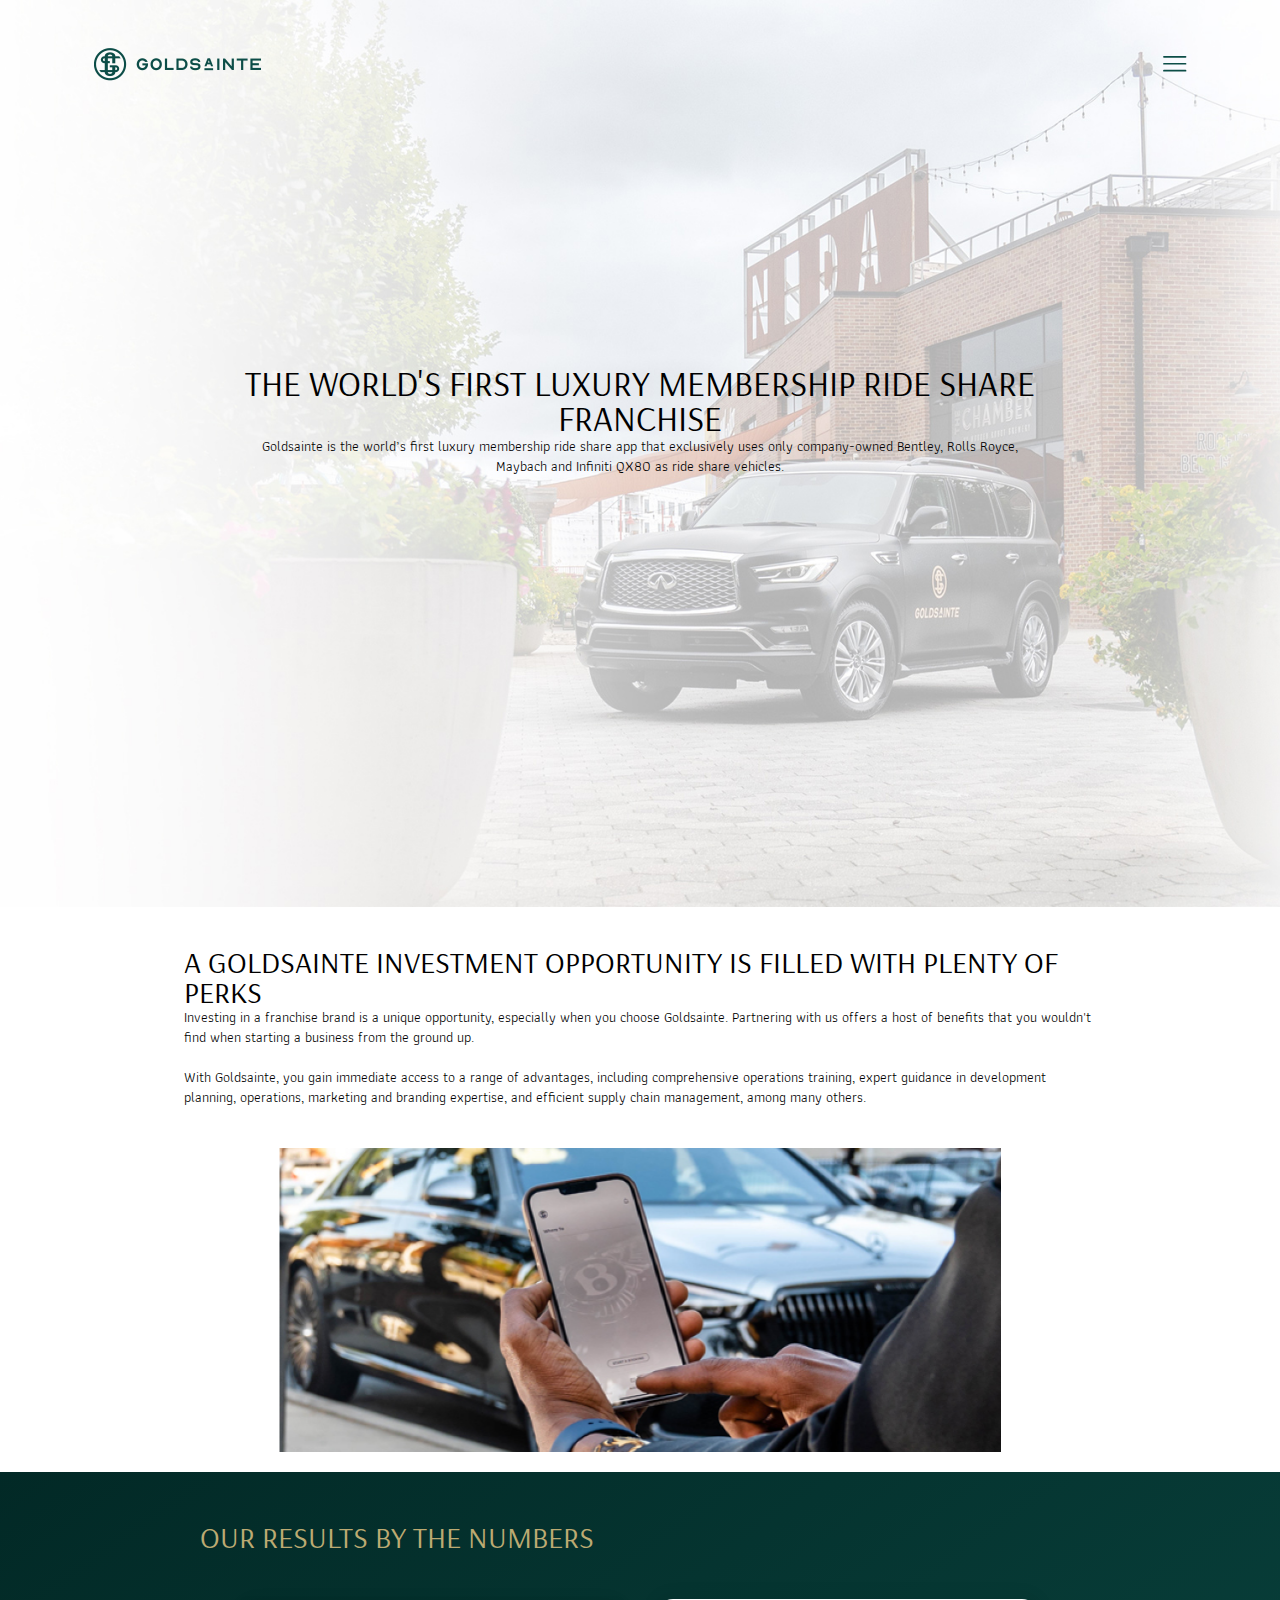
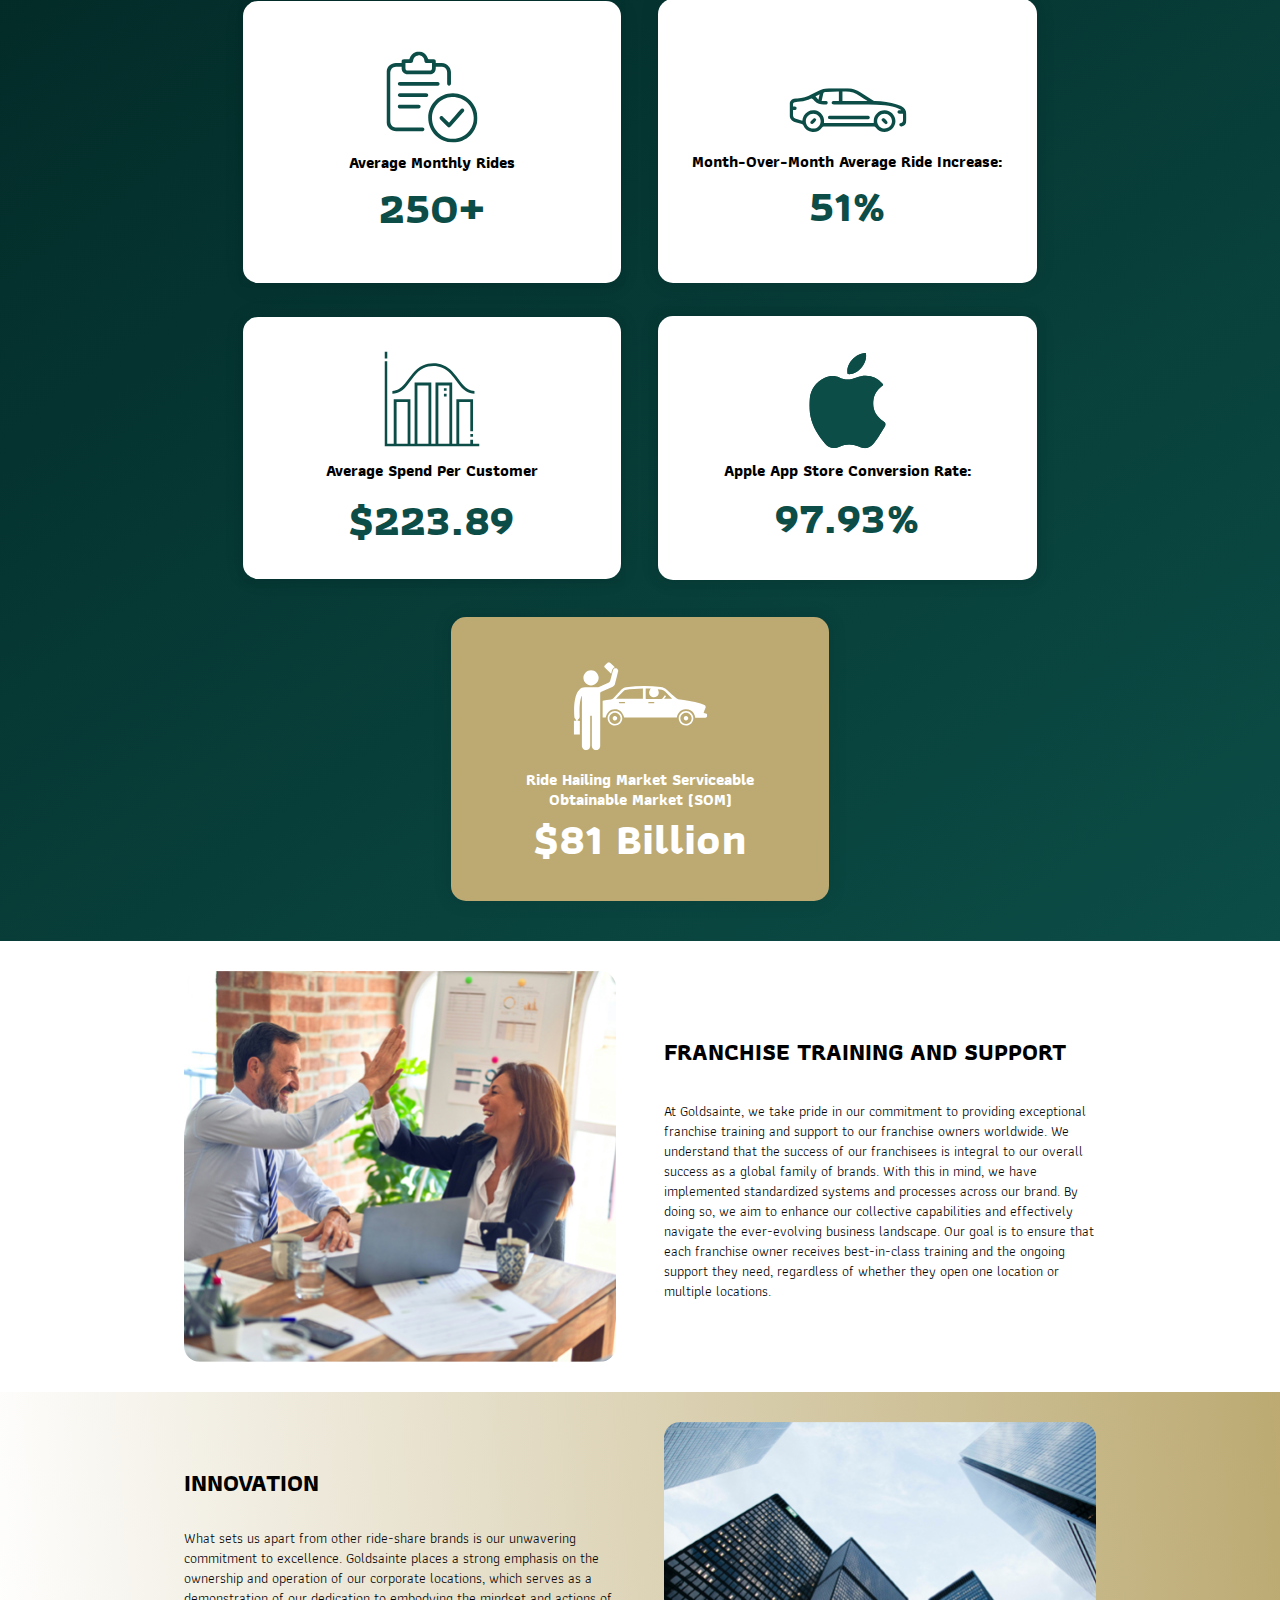
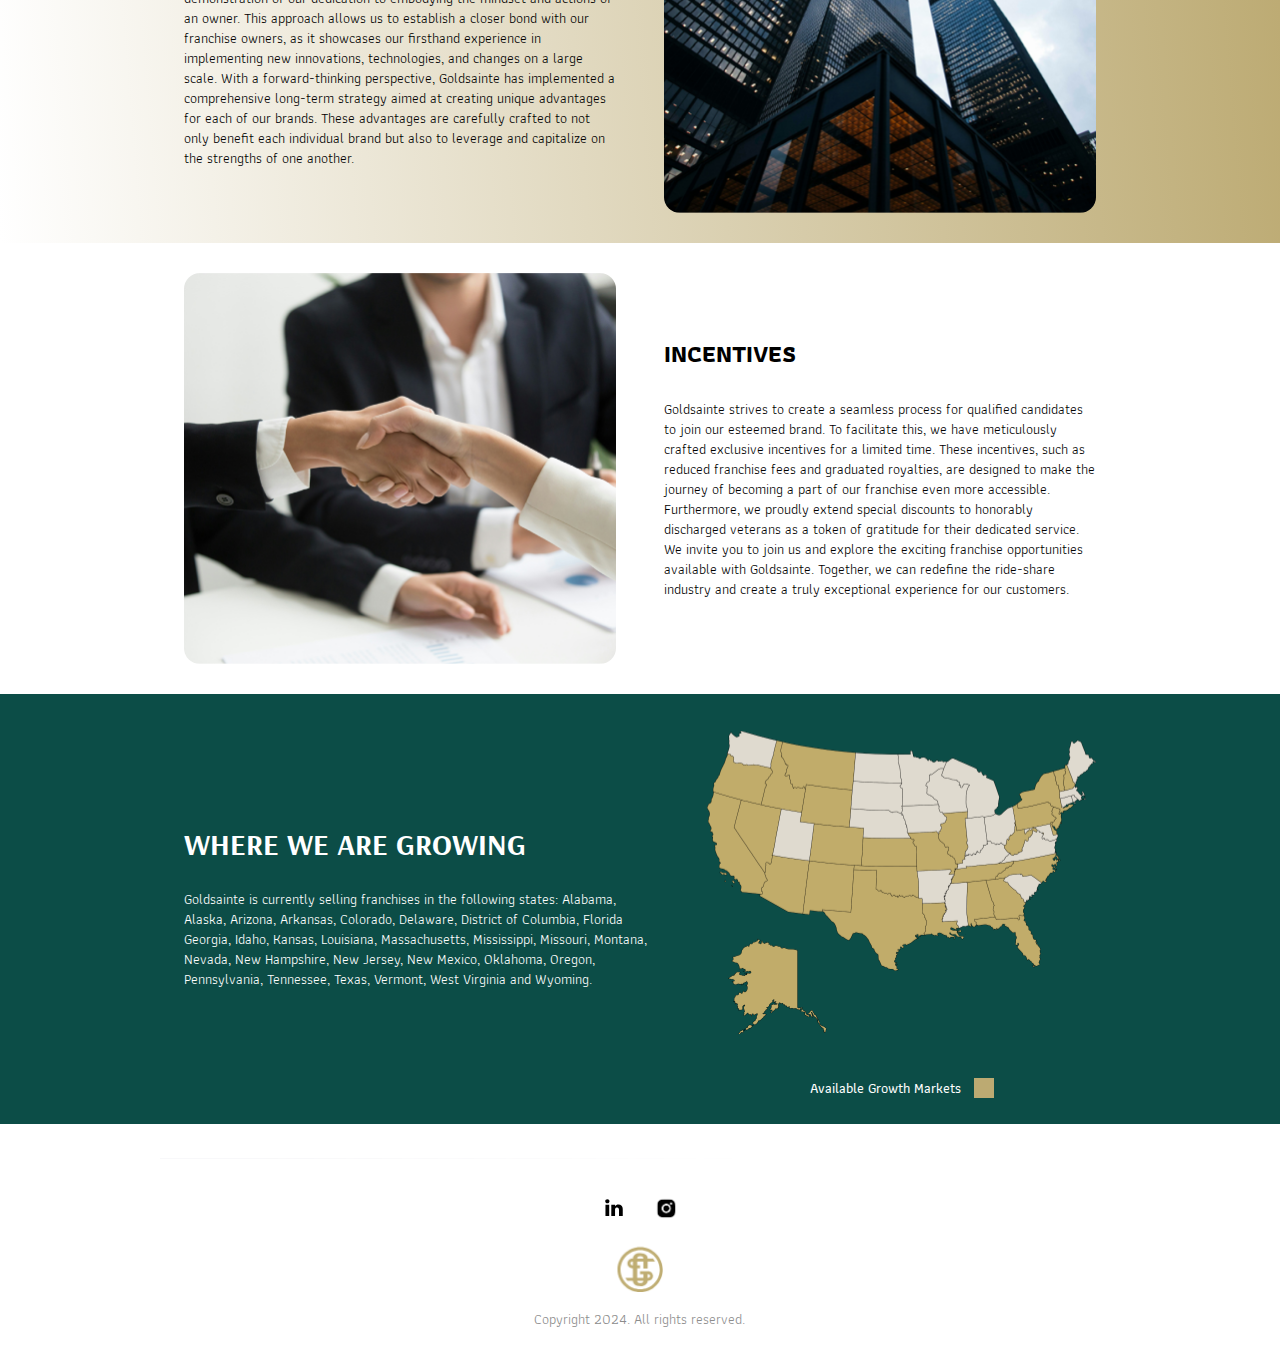
<file: territoriesavailable.html>
<!DOCTYPE html>
<html>
  <head>
    <meta charset="utf-8" />
    <meta name="viewport" content="initial-scale=1, width=device-width" />

    <link rel="stylesheet" href="./global.css" />
    <link rel="stylesheet" href="./territoriesavailable.css" />
    <link
      rel="stylesheet"
      href="https://fonts.googleapis.com/css2?family=Arsenal:wght@400;700&display=swap"
    />
    <link
      rel="stylesheet"
      href="https://fonts.googleapis.com/css2?family=Athiti:wght@400;500;600;700&display=swap"
    />
    <link
      rel="stylesheet"
      href="https://fonts.googleapis.com/css2?family=DM Sans:wght@400&display=swap"
    />

    <style>
      @font-face {
        :font-family: "Covik Sans";
        src: url("/public/Covik-Sans-Regular.otf");
        font-weight: 400;
      }
      @font-face {
        :font-family: "Covik Sans";
        src: url("/public/Covik-Sans-Bold.otf");
        font-weight: 700;
      }
      @font-face {
        :font-family: "Covik Sans";
        src: url("/public/Covik-Sans-Regular.otf");
        font-weight: 900;
      }
      @font-face {
        :font-family: "Chiffon";
        src: url("/public/Chiffon.otf");
        font-weight: 400;
      }
    </style>
  </head>
  <body>
    <div class="territoriesavailable">
      <div class="territories-available-header">
        <img
          class="territoriesavailablehero-1-icon"
          alt=""
          src="./public/territoriesavailablehero-1@2x.png"
        />

        <div class="territories-available-header-inner">
          <div class="frame-wrapper28">
            <div class="heading-parent22">
              <div class="heading24">
                THE WORLD'S FIRST LUXURY MEMBERSHIP RIDE SHARE FRANCHISE
              </div>
              <div class="paragraph48">
                Goldsainte is the world’s first luxury membership ride share app
                that exclusively uses only company-owned Bentley, Rolls Royce,
                Maybach and Infiniti QX80 as ride share vehicles.
              </div>
            </div>
          </div>
        </div>
        <div class="territories-available-main-log">
          <a
            class="primary-horizontal-logo-green-3"
            href="./index.html"
            id="primaryHorizontalLogoGreen"
          >
          </a>
          <button
            class="hamburger-menu-new2233424"
            id="hamburgerMenuNew2233424"
          >
            <img
              class="vector-icon"
              alt=""
              src="./public/hamburgermenu12.svg"
            />
          </button>
        </div>
        <div class="territories-available-header-child">
          <div class="frame-wrapper28">
            <div class="heading-parent23">
              <div class="heading25">
                THE WORLD'S FIRST LUXURY MEMBERSHIP RIDE SHARE FRANCHISE
              </div>
              <div class="paragraph48">
                Goldsainte is the world’s first luxury membership ride share app
                that exclusively uses only company-owned Bentley, Rolls Royce,
                Maybach and Infiniti QX80 as ride share vehicles.
              </div>
            </div>
          </div>
        </div>
      </div>
      <div class="territoriesavailable-h1">
        <div class="heading-parent24">
          <div class="heading26">
            A GOLDSAINTE INVESTMENT OPPORTUNITY IS FILLED WITH PLENTY OF PERKS
          </div>
          <div class="paragraph50">
            <p class="investing-in-a">
              Investing in a franchise brand is a unique opportunity, especially
              when you choose Goldsainte. Partnering with us offers a host of
              benefits that you wouldn't find when starting a business from the
              ground up.
            </p>
            <p class="investing-in-a">&nbsp;</p>
            <p class="investing-in-a">
              With Goldsainte, you gain immediate access to a range of
              advantages, including comprehensive operations training, expert
              guidance in development planning, operations, marketing and
              branding expertise, and efficient supply chain management, among
              many others.
            </p>
            <p class="investing-in-a">&nbsp;</p>
          </div>
        </div>
      </div>
      <div class="territoriesavailable-h2">
        <div class="phone-select-service-man-hand-wrapper">
          <img
            class="phone-select-service-man-hand-icon"
            alt=""
            src="./public/phoneselectservicemanhand@2x.png"
          />
        </div>
        <div class="territoriesavailable-h2-inner">
          <div class="frame-child3"></div>
        </div>
      </div>
      <div class="territoriesavailable-h3">
        <div class="frame-parent20">
          <div class="heading-wrapper">
            <div class="heading27">Our results by the numbers</div>
          </div>
          <div class="frame-wrapper30">
            <div class="frame-parent21">
              <div class="card-parent">
                <div class="card">
                  <div class="total-registered-riders-parent">
                    <img
                      class="total-registered-riders-icon"
                      alt=""
                      src="./public/totalregisteredriders.svg"
                    />

                    <b class="title7">Average Monthly Rides</b>
                    <b class="big-number14">250+</b>
                  </div>
                </div>
                <div class="card1">
                  <div class="average-spend-per-customer-parent">
                    <img
                      class="average-spend-per-customer-icon"
                      alt=""
                      src="./public/layer-261.svg"
                    />

                    <b class="title8">Average Spend Per Customer</b>
                    <b class="big-number15">$223.89</b>
                  </div>
                </div>
              </div>
              <div class="card-group">
                <div class="card2">
                  <div class="container-parent">
                    <div class="container"></div>
                    <div class="month-over-month-average-ride-parent">
                      <img
                        class="month-over-month-average-ride-icon"
                        alt=""
                        src="./public/monthovermonthaveragerideincrease.svg"
                      />

                      <b class="title9"
                        >Month-Over-Month Average Ride Increase:
                      </b>
                      <b class="big-number16">51%</b>
                    </div>
                  </div>
                </div>
                <div class="card3">
                  <div class="apple-app-store-conversion-rat-parent">
                    <img
                      class="apple-app-store-conversion-rat-icon"
                      alt=""
                      src="./public/appleappstoreconversionrate.svg"
                    />

                    <b class="title10">Apple App Store Conversion Rate: </b>
                    <b class="big-number17">97.93%</b>
                  </div>
                </div>
              </div>
              <div class="card4">
                <div class="container-group">
                  <div class="container"></div>
                  <div class="layer-25-parent">
                    <img
                      class="layer-25-icon"
                      alt=""
                      src="./public/layer-251.svg"
                    />

                    <div class="layer-1-parent">
                      <img
                        class="layer-1-icon"
                        alt=""
                        src="./public/layer-1.svg"
                      />

                      <b class="title11">
                        <p class="investing-in-a">
                          Ride Hailing Market Serviceable
                        </p>
                        <p class="investing-in-a">Obtainable Market (SOM)</p>
                      </b>
                      <b class="big-number18">$81 Billion</b>
                    </div>
                  </div>
                </div>
                <div class="container-container">
                  <div class="container2"></div>
                  <div class="layer-25-parent">
                    <img
                      class="layer-25-icon"
                      alt=""
                      src="./public/layer-251.svg"
                    />

                    <div class="layer-1-parent">
                      <img
                        class="layer-1-icon"
                        alt=""
                        src="./public/carshareridehailingservice.svg"
                      />

                      <b class="title11">
                        <p class="investing-in-a">
                          Ride Hailing Market Serviceable
                        </p>
                        <p class="investing-in-a">Obtainable Market (SOM)</p>
                      </b>
                      <b class="big-number19">$81 Billion</b>
                    </div>
                  </div>
                </div>
                <div class="container-parent1">
                  <div class="container3"></div>
                  <div class="layer-25-parent">
                    <img
                      class="layer-25-icon"
                      alt=""
                      src="./public/layer-25.svg"
                    />

                    <div class="layer-1-parent">
                      <img
                        class="layer-1-icon"
                        alt=""
                        src="./public/layer-1.svg"
                      />

                      <b class="title11">
                        <p class="investing-in-a">
                          Ride Hailing Market Serviceable
                        </p>
                        <p class="investing-in-a">Obtainable Market (SOM)</p>
                      </b>
                      <b class="big-number18">$81 Billion</b>
                    </div>
                  </div>
                </div>
              </div>
            </div>
          </div>
        </div>
      </div>
      <div class="territoriesavailable-h4">
        <div class="franchise-training-and-support">
          <img
            class="office-franchise-training-supp-icon"
            alt=""
            src="./public/officefranchisetrainingsupportgoldsainte@2x.png"
          />

          <div class="franchise-training-and-support-parent">
            <div class="header-frame">
              <b class="feature-title12">
                <span class="and-support">Franchise </span>
                <span class="training">Training</span>
                <span class="and-support"> and Support</span>
              </b>
            </div>
            <div class="body">
              At Goldsainte, we take pride in our commitment to providing
              exceptional franchise training and support to our franchise owners
              worldwide. We understand that the success of our franchisees is
              integral to our overall success as a global family of brands. With
              this in mind, we have implemented standardized systems and
              processes across our brand. By doing so, we aim to enhance our
              collective capabilities and effectively navigate the ever-evolving
              business landscape. Our goal is to ensure that each franchise
              owner receives best-in-class training and the ongoing support they
              need, regardless of whether they open one location or multiple
              locations.
            </div>
          </div>
        </div>
      </div>
      <div class="territoriesavailable-h5">
        <div class="franchise-training-and-support">
          <div class="franchise-training-and-support-parent">
            <div class="header-frame">
              <b class="title14">Innovation</b>
            </div>
            <div class="body1">
              What sets us apart from other ride-share brands is our unwavering
              commitment to excellence. Goldsainte places a strong emphasis on
              the ownership and operation of our corporate locations, which
              serves as a demonstration of our dedication to embodying the
              mindset and actions of an owner. This approach allows us to
              establish a closer bond with our franchise owners, as it showcases
              our firsthand experience in implementing new innovations,
              technologies, and changes on a large scale. With a
              forward-thinking perspective, Goldsainte has implemented a
              comprehensive long-term strategy aimed at creating unique
              advantages for each of our brands. These advantages are carefully
              crafted to not only benefit each individual brand but also to
              leverage and capitalize on the strengths of one another.
            </div>
          </div>
          <img
            class="office-franchise-training-supp-icon"
            alt=""
            src="./public/officefranchisecitybuildingsgoldsainte@2x.png"
          />
        </div>
      </div>
      <div class="territoriesavailable-h4">
        <div class="franchise-training-and-support">
          <img
            class="office-franchise-training-supp-icon"
            alt=""
            src="./public/handshakegroupofficemalefemale2@2x.png"
          />

          <div class="franchise-training-and-support-parent">
            <div class="header-frame">
              <b class="title14">Incentives</b>
            </div>
            <div class="body1">
              Goldsainte strives to create a seamless process for qualified
              candidates to join our esteemed brand. To facilitate this, we have
              meticulously crafted exclusive incentives for a limited time.
              These incentives, such as reduced franchise fees and graduated
              royalties, are designed to make the journey of becoming a part of
              our franchise even more accessible. Furthermore, we proudly extend
              special discounts to honorably discharged veterans as a token of
              gratitude for their dedicated service. We invite you to join us
              and explore the exciting franchise opportunities available with
              Goldsainte. Together, we can redefine the ride-share industry and
              create a truly exceptional experience for our customers.
            </div>
          </div>
        </div>
      </div>
      <div class="territoriesavailable-h61">
        <div class="franchise-training-and-support">
          <div class="franchise-training-and-support-parent">
            <div class="header-frame">
              <b class="title14">WHERE WE ARE GROWING</b>
            </div>
            <div class="body3">
              Goldsainte is currently selling franchises in the following
              states: Alabama, Alaska, Arizona, Arkansas, Colorado, Delaware,
              District of Columbia, Florida Georgia, Idaho, Kansas, Louisiana,
              Massachusetts, Mississippi, Missouri, Montana, Nevada, New
              Hampshire, New Jersey, New Mexico, Oklahoma, Oregon, Pennsylvania,
              Tennessee, Texas, Vermont, West Virginia and Wyoming.
            </div>
          </div>
          <div class="frame-parent22">
            <div class="us-map-where-we-are-goinh-wrapper">
              <img
                class="us-map-where-we-are-goinh-icon"
                alt=""
                src="./public/usmapwherewearegoinh@2x.png"
              />
            </div>
            <div class="paragraph-parent2">
              <div class="paragraph51">Available Growth Markets</div>
              <div class="frame-child4"></div>
            </div>
          </div>
        </div>
      </div>
      <div class="territoriesavailable-h7">
        <div class="where-we-are-growing-frame">
          <div class="header-text-frame">
            <div class="subtitle-wrapper">
              <b class="subtitle">WHERE WE ARE GROWING</b>
            </div>
          </div>
          <div class="map-frame">
            <img
              class="goldsainte-map-gold-franchise-icon"
              alt=""
              src="./public/goldsaintemapgoldfranchiselocations@2x.png"
            />

            <div class="container4"></div>
            <img class="vector-icon1" alt="" src="./public/vector.svg" />
          </div>
          <div class="heading-parent25">
            <b class="heading26">WHERE WE ARE GROWING</b>
            <div class="paragraph52">
              <p class="investing-in-a">
                Goldsainte is currently selling franchises in the following
                states: Alabama, Alaska, Arizona, Arkansas, Colorado, Delaware,
                District of Columbia, Florida Georgia, Idaho, Kansas, Louisiana,
                Massachusetts, Mississippi, Missouri, Montana, Nevada, New
                Hampshire, New Jersey, New Mexico, Oklahoma, Oregon,
                Pennsylvania, Tennessee, Texas, Vermont, West Virginia and
                Wyoming.
              </p>
              <p class="investing-in-a">&nbsp;</p>
            </div>
          </div>
        </div>
      </div>
      <div class="territoriesavailable-h8">
        <div class="franchise-expansionv2024-frame">
          <div class="franchise-expansionv2024-text">
            <div class="heading29">
              <span>
                <p class="investing-in-a">FRANCHISE EXPANSION BY 2024</p>
              </span>
            </div>
          </div>
          <div class="states-frame">
            <div class="fl">
              <div class="frame-parent23">
                <div class="container-parent2">
                  <img
                    class="container-icon"
                    alt=""
                    src="./public/container.svg"
                  />

                  <img
                    class="layer-1-icon2"
                    alt=""
                    src="./public/layer-11.svg"
                  />
                </div>
                <div class="paragraph53">Florida</div>
              </div>
            </div>
            <div class="fl">
              <div class="frame-parent23">
                <div class="container-parent2">
                  <img
                    class="container-icon"
                    alt=""
                    src="./public/container.svg"
                  />

                  <img
                    class="layer-1-icon2"
                    alt=""
                    src="./public/layer-1.svg"
                  />
                </div>
                <div class="paragraph53">California</div>
              </div>
            </div>
            <div class="fl">
              <div class="frame-parent23">
                <div class="container-parent2">
                  <img
                    class="container-icon"
                    alt=""
                    src="./public/container.svg"
                  />

                  <img
                    class="layer-1-icon2"
                    alt=""
                    src="./public/layer-13.svg"
                  />
                </div>
                <div class="paragraph53">Texas</div>
              </div>
            </div>
          </div>
        </div>
      </div>
      <div class="territoriesavailable-footer">
        <div class="territoriesavailable-footer-inner">
          <div class="frame-parent26">
            <div class="heading-parent26">
              <div class="heading30">Contact Us</div>
              <div class="paragraph56">
                <span class="you-are-invited5"
                  >You are invited to contact us using this form or by email
                  at:</span
                >
                <span class="span7"> </span>
                <a
                  class="infogoldsaintecom10"
                  href="https://www.goldsainte.com/about#"
                  target="_blank"
                >
                  <span class="infogoldsaintecom11">info@goldsainte.com</span>
                </a>
              </div>
            </div>
            <div class="heading-parent27">
              <b class="heading31">Request Franchise Information</b>
              <div class="paragraph57">
                <span class="you-are-invited5">Click</span>
                <span class="span7"> </span>
                <a
                  class="infogoldsaintecom10"
                  href="https://goldsainte69446.activehosted.com/f/13"
                  target="_blank"
                >
                  <span class="infogoldsaintecom11">here</span>
                </a>
              </div>
            </div>
            <div class="divider-wrapper5">
              <img class="divider-icon7" alt="" src="./public/divider.svg" />
            </div>
            <div class="contact-info2-parent">
              <div class="contact-info2">
                <div class="social-media-container-frame">
                  <div class="social-media-container2">
                    <img
                      class="social-media-icon-squarelinke7"
                      alt=""
                      src="./public/social-media-icon-squareinstagram1.svg"
                      id="socialMediaIconSquareLinke"
                    />

                    <img
                      class="social-media-icon-squareinsta7"
                      alt=""
                      src="./public/social-media-icon-squareinstagram8@2x.png"
                      id="socialMediaIconSquareInsta"
                    />
                  </div>
                </div>
              </div>
              <img
                class="goldsainte-gold-logo-territori-icon"
                alt=""
                src="./public/goldsaintegoldlogoterritoriesavailable@2x.png"
              />

              <div class="email7">Copyright 2024. All rights reserved.</div>
            </div>
          </div>
        </div>
      </div>
    </div>

    <div id="menufranchise" class="popup-overlay" style="display: none">
      <div class="menufranchise" data-animate-on-scroll>
        <img
          class="logomark-seal-green-2-icon"
          alt=""
          src="./public/logomarksealgreen-2@2x.png"
        />

        <div class="sections">
          <a class="franchise-home" href="./franchisehome.html"
            >FRANCHISE home
          </a>
          <div class="sections-child"></div>
          <a class="franchise-home" href="./franchisemodel.html"
            >FRANCHISE MODEL
          </a>
          <div class="sections-child"></div>
          <a class="franchise-home" href="./whychooseus.html">why choose us</a>
          <div class="sections-child"></div>
          <a class="franchise-home" href="./territoriesavailable.html"
            >Territories Available</a
          >
          <div class="sections-child"></div>
          <a class="franchise-home" href="./franchiseinvestment.html"
            >INVESTMENT</a
          >
        </div>
      </div>
    </div>

    <script>
      var scrollAnimElements = document.querySelectorAll("[data-animate-on-scroll]");
      var observer = new IntersectionObserver(
        (entries) => {
          for (const entry of entries) {
            if (entry.isIntersecting || entry.intersectionRatio > 0) {
              const targetElement = entry.target;
              targetElement.classList.add("animate");
              observer.unobserve(targetElement);
            }
          }
        },
        {
          threshold: 0.15,
        }
      );
      
      for (let i = 0; i < scrollAnimElements.length; i++) {
        observer.observe(scrollAnimElements[i]);
      }
      
      var primaryHorizontalLogoGreen = document.getElementById(
        "primaryHorizontalLogoGreen"
      );
      if (primaryHorizontalLogoGreen) {
        primaryHorizontalLogoGreen.addEventListener("click", function (e) {
          window.location.href = "./index1.html";
        });
      }
      
      var hamburgerMenuNew2233424 = document.getElementById(
        "hamburgerMenuNew2233424"
      );
      if (hamburgerMenuNew2233424) {
        hamburgerMenuNew2233424.addEventListener("click", function () {
          var drawerOverlay = document.getElementById("menufranchise");
          if (!drawerOverlay) return;
          var drawerOverlayStyle = drawerOverlay.style;
          if (drawerOverlayStyle) {
            drawerOverlayStyle.display = "flex";
            drawerOverlayStyle.zIndex = 99;
            drawerOverlayStyle.backgroundColor = "rgba(113, 113, 113, 0.3)";
            drawerOverlayStyle.alignItems = "flex-start";
            drawerOverlayStyle.justifyContent = "";
          }
          drawerOverlay.setAttribute("closable", "");
      
          var onClick =
            drawerOverlay.onClick ||
            function (e) {
              if (
                e.target === drawerOverlay &&
                drawerOverlay.hasAttribute("closable")
              ) {
                drawerOverlayStyle.display = "none";
              }
            };
          drawerOverlay.addEventListener("click", onClick);
        });
      }
      
      var socialMediaIconSquareLinke = document.getElementById(
        "socialMediaIconSquareLinke"
      );
      if (socialMediaIconSquareLinke) {
        socialMediaIconSquareLinke.addEventListener("click", function () {
          window.open("https://www.linkedin.com/company/goldsainte/mycompany/");
        });
      }
      
      var socialMediaIconSquareInsta = document.getElementById(
        "socialMediaIconSquareInsta"
      );
      if (socialMediaIconSquareInsta) {
        socialMediaIconSquareInsta.addEventListener("click", function () {
          window.open("https://www.instagram.com/goldsainte/");
        });
      }
      </script>
  </body>
</html>
</file>
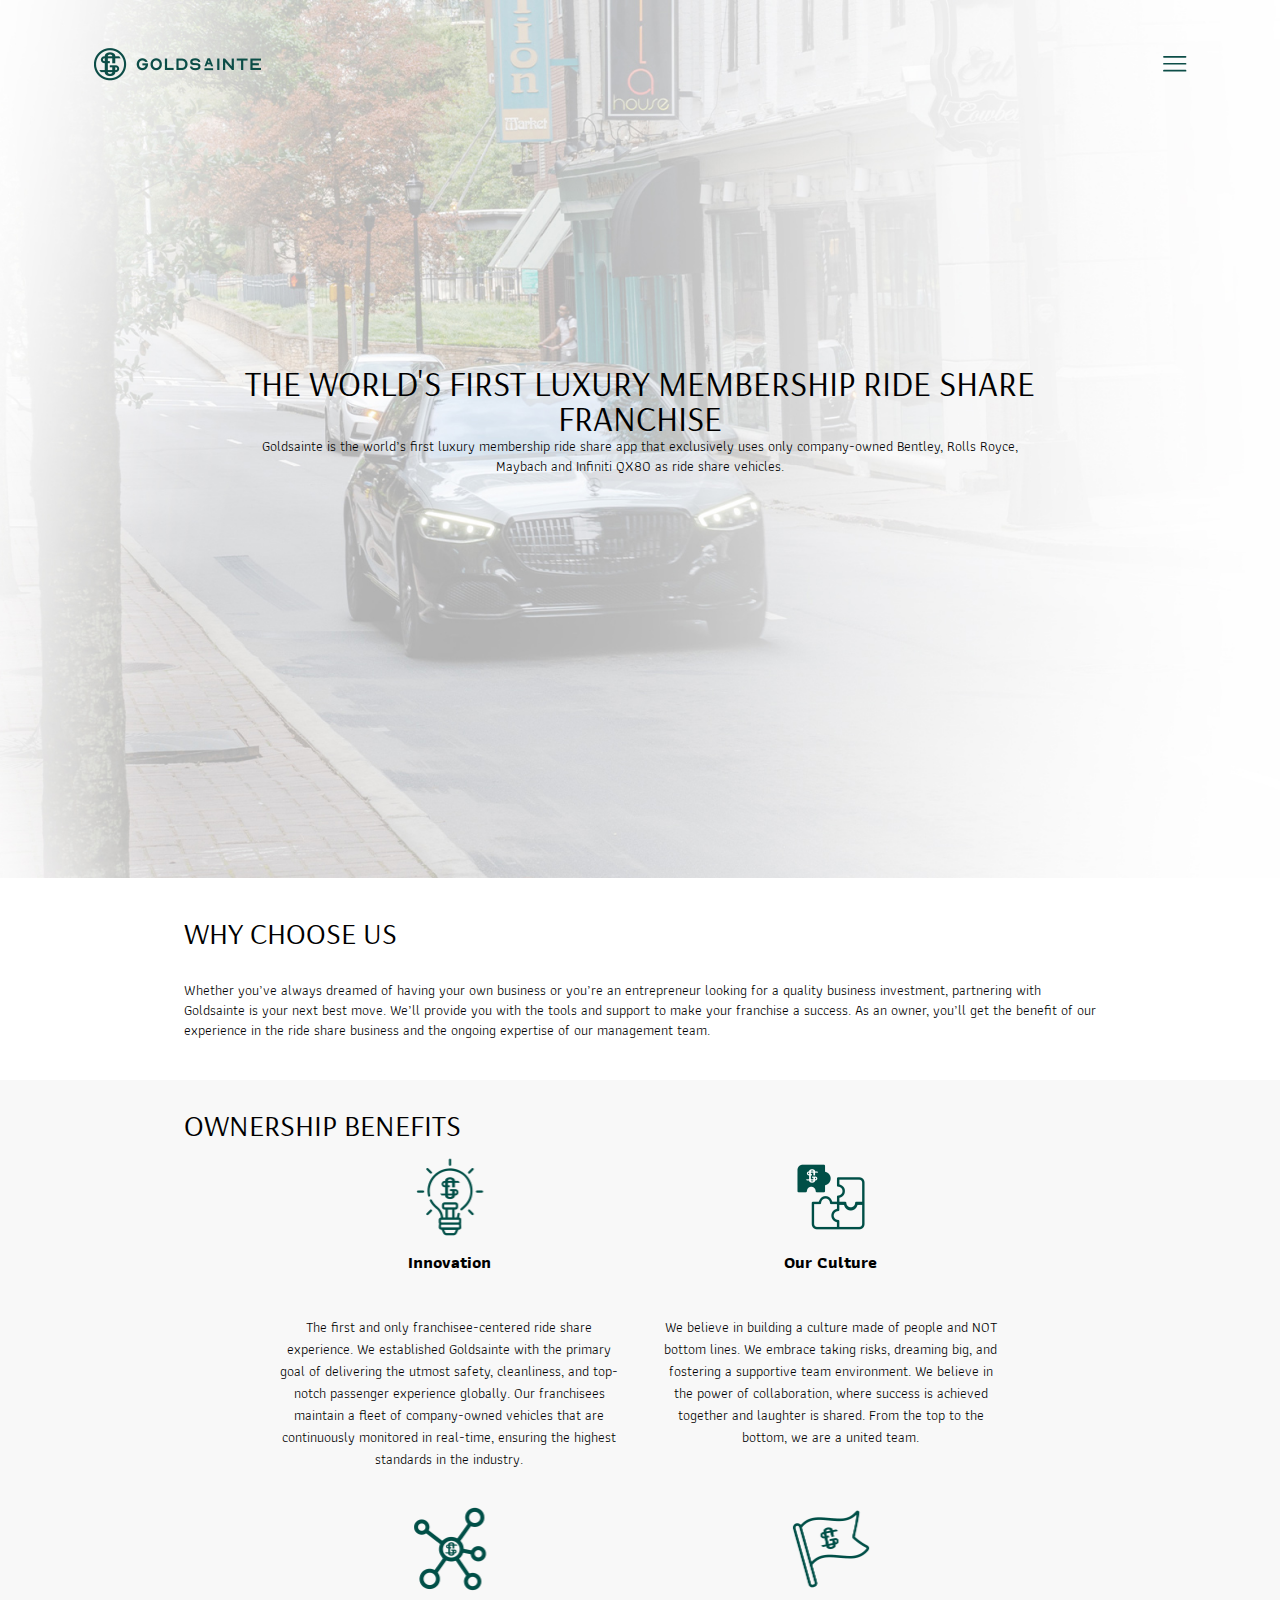
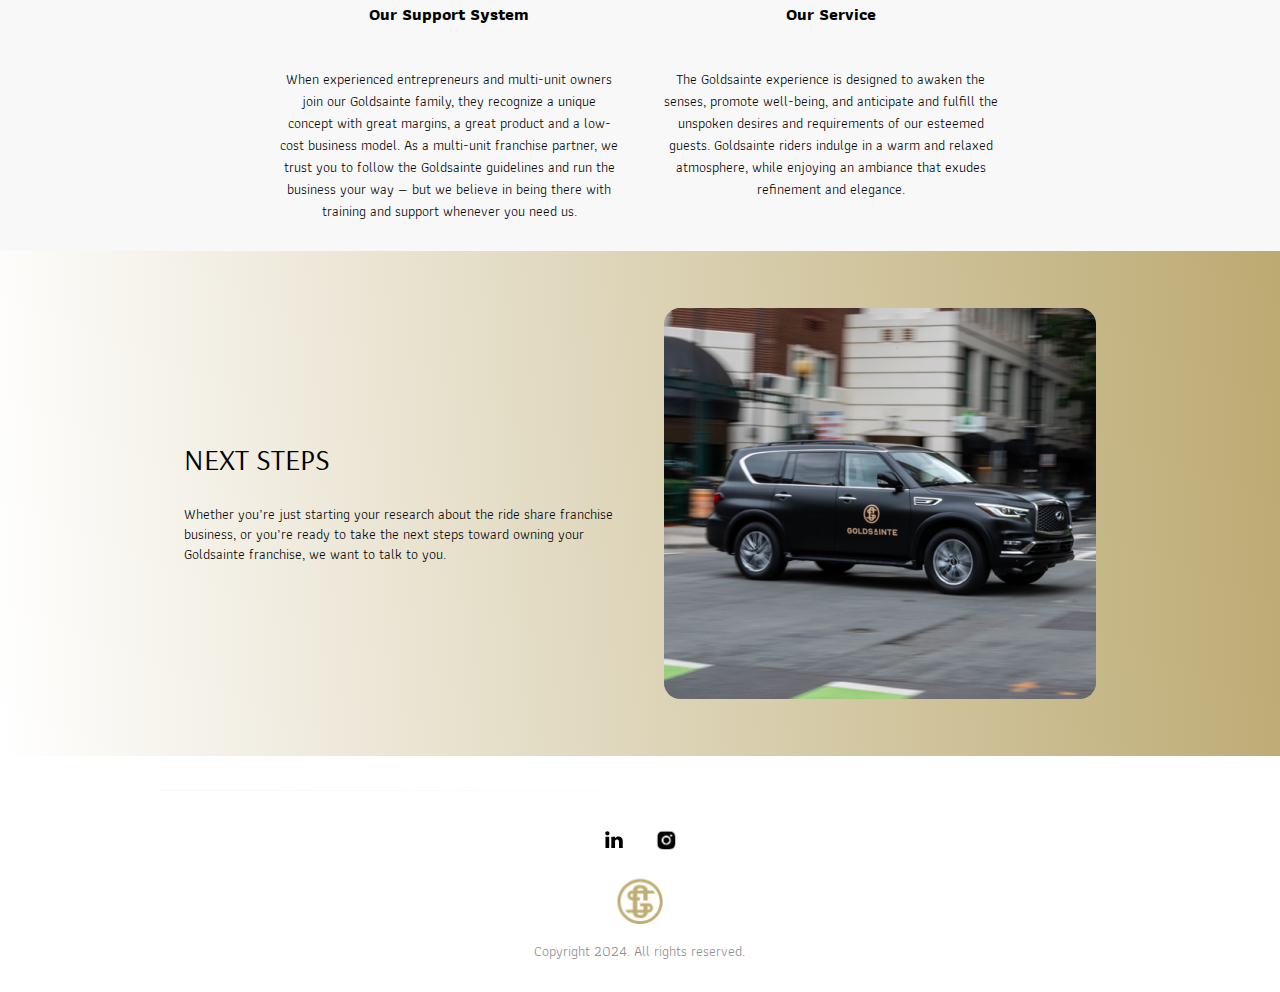
<file: whychooseus.html>
<!DOCTYPE html>
<html>
  <head>
    <meta charset="utf-8" />
    <meta name="viewport" content="initial-scale=1, width=device-width" />

    <link rel="stylesheet" href="./global.css" />
    <link rel="stylesheet" href="./whychooseus.css" />
    <link
      rel="stylesheet"
      href="https://fonts.googleapis.com/css2?family=Arsenal:wght@400;700&display=swap"
    />
    <link
      rel="stylesheet"
      href="https://fonts.googleapis.com/css2?family=Athiti:wght@400;500;600;700&display=swap"
    />
    <link
      rel="stylesheet"
      href="https://fonts.googleapis.com/css2?family=DM Sans:wght@400&display=swap"
    />

    <style>
      @font-face {
        :font-family: "Covik Sans";
        src: url("/public/Covik-Sans-Regular.otf");
        font-weight: 400;
      }
      @font-face {
        :font-family: "Covik Sans";
        src: url("/public/Covik-Sans-Bold.otf");
        font-weight: 700;
      }
      @font-face {
        :font-family: "Covik Sans";
        src: url("/public/Covik-Sans-Regular.otf");
        font-weight: 900;
      }
      @font-face {
        :font-family: "Chiffon";
        src: url("/public/Chiffon.otf");
        font-weight: 400;
      }
    </style>
  </head>
  <body>
    <div class="whychooseus">
      <div class="whychooseus-hero">
        <img
          class="whychooseushero-white-icon"
          alt=""
          src="./public/whychooseusherowhite@2x.png"
        />

        <div class="whychooseus-hero-child"></div>
        <div class="whychooseus-hero-item"></div>
        <div class="whychooseus-hero-inner">
          <div class="frame-wrapper4">
            <div class="heading-parent8">
              <div class="heading10">
                THE WORLD'S FIRST LUXURY MEMBERSHIP RIDE SHARE FRANCHISE
              </div>
              <div class="paragraph20">
                Goldsainte is the world’s first luxury membership ride share app
                that exclusively uses only company-owned Bentley, Rolls Royce,
                Maybach and Infiniti QX80 as ride share vehicles.
              </div>
            </div>
          </div>
        </div>
        <div class="whychooseus-hero-inner1">
          <div class="frame-wrapper4">
            <div class="heading-parent8">
              <div class="heading11">
                THE WORLD'S FIRST LUXURY MEMBERSHIP RIDE SHARE FRANCHISE
              </div>
              <div class="paragraph21">
                Goldsainte is the world’s first luxury membership ride share app
                that exclusively uses only company-owned Bentley, Rolls Royce,
                Maybach and Infiniti QX80 as ride share vehicles.
              </div>
            </div>
          </div>
        </div>
        <div class="why-choose-us-main-logo-nav">
          <a
            class="whychooseus-horizontal-logo-go"
            href="./index.html"
            id="whychooseusHorizontalLogoGo"
          >
          </a>
          <button class="hamburger-menu-new-203423-wrapper" id="frameButton">
            <img
              class="hamburger-menu-new-203423-icon"
              alt=""
              src="./public/hamburgermenu11.svg"
            />
          </button>
        </div>
      </div>
      <div class="franchisewhychooseus-h1">
        <div class="heading-parent10">
          <div class="heading12">WHY CHOOSE US</div>
          <div class="paragraph22">
            Whether you’ve always dreamed of having your own business or you’re
            an entrepreneur looking for a quality business investment,
            partnering with Goldsainte is your next best move. We’ll provide you
            with the tools and support to make your franchise a success. As an
            owner, you’ll get the benefit of our experience in the ride share
            business and the ongoing expertise of our management team.
          </div>
        </div>
      </div>
      <div class="franchisewhychooseus-h2">
        <div class="frame-parent6">
          <div class="headings-frame">
            <div class="headings3">
              <p class="ownership-benefits">OWNERSHIP BENEFITS</p>
              <p class="ownership-benefits">&nbsp;</p>
            </div>
          </div>
          <div class="frame-wrapper6">
            <div class="headings-wrapper1">
              <div class="headings4">Why Ride with Goldsainte Connect?</div>
            </div>
          </div>
          <div class="group-parent">
            <div class="group-div">
              <div class="lightbulb-parent">
                <img
                  class="lightbulb-icon"
                  alt=""
                  src="./public/lightbulb@2x.png"
                />

                <div class="paragraph23">
                  <p class="ownership-benefits">
                    <span class="innovation1">
                      <b>Innovation</b>
                    </span>
                  </p>
                  <p class="blank-line45">
                    <span>
                      <span class="innovation1">
                        <span>&nbsp;</span>
                      </span>
                    </span>
                  </p>
                  <p class="the-first-and-only-franchisee-">
                    <span>
                      <span class="the-first-and"
                        >The first and only franchisee-centered ride share
                        experience. We established Goldsainte with the primary
                        goal of delivering the utmost safety, cleanliness, and
                        top-notch passenger experience globally. Our franchisees
                        maintain a fleet of company-owned vehicles that are
                        continuously monitored in real-time, ensuring the
                        highest standards in the industry.</span
                      >
                    </span>
                  </p>
                </div>
              </div>
            </div>
            <div class="frame-wrapper7">
              <div class="puzzle-parent">
                <img
                  class="lightbulb-icon"
                  alt=""
                  src="./public/puzzle@2x.png"
                />

                <div class="paragraph24">
                  <p class="ownership-benefits">
                    <span class="innovation1">
                      <b>Our Culture</b>
                    </span>
                  </p>
                  <p class="blank-line45">
                    <span>
                      <span class="innovation1">
                        <span>&nbsp;</span>
                      </span>
                    </span>
                  </p>
                  <p class="the-first-and-only-franchisee-">
                    <span>
                      <span class="the-first-and"
                        >We believe in building a culture made of people and NOT
                        bottom lines. We embrace taking risks, dreaming big, and
                        fostering a supportive team environment. We believe in
                        the power of collaboration, where success is achieved
                        together and laughter is shared. From the top to the
                        bottom, we are a united team.</span
                      >
                    </span>
                  </p>
                </div>
              </div>
            </div>
            <div class="frame-wrapper7">
              <div class="puzzle-parent">
                <img
                  class="lightbulb-icon"
                  alt=""
                  src="./public/network@2x.png"
                />

                <div class="paragraph23">
                  <p class="ownership-benefits">
                    <span class="innovation1">
                      <b>Our Support System</b>
                    </span>
                  </p>
                  <p class="blank-line45">
                    <span>
                      <span class="innovation1">
                        <span>&nbsp;</span>
                      </span>
                    </span>
                  </p>
                  <p class="the-first-and-only-franchisee-">
                    <span>
                      <span class="the-first-and"
                        >When experienced entrepreneurs and multi-unit owners
                        join our Goldsainte family, they recognize a unique
                        concept with great margins, a great product and a
                        low-cost business model. As a multi-unit franchise
                        partner, we trust you to follow the Goldsainte
                        guidelines and run the business your way — but we
                        believe in being there with training and support
                        whenever you need us.</span
                      >
                    </span>
                  </p>
                </div>
              </div>
            </div>
            <div class="frame-wrapper7">
              <div class="puzzle-parent">
                <img class="lightbulb-icon" alt="" src="./public/flag@2x.png" />

                <div class="paragraph23">
                  <p class="ownership-benefits">
                    <span class="innovation1">
                      <b>Our Service</b>
                    </span>
                  </p>
                  <p class="blank-line45">
                    <span>
                      <span class="innovation1">
                        <span>&nbsp;</span>
                      </span>
                    </span>
                  </p>
                  <p class="the-first-and-only-franchisee-">
                    <span>
                      <span class="the-first-and"
                        >The Goldsainte experience is designed to awaken the
                        senses, promote well-being, and anticipate and fulfill
                        the unspoken desires and requirements of our esteemed
                        guests. Goldsainte riders indulge in a warm and relaxed
                        atmosphere, while enjoying an ambiance that exudes
                        refinement and elegance.</span
                      >
                    </span>
                  </p>
                </div>
              </div>
            </div>
          </div>
        </div>
      </div>
      <div class="franchisewhychooseus-h4">
        <div class="rectangle-group">
          <div class="frame-item"></div>
          <div class="frame-parent7">
            <div class="feature-title-frame">
              <div class="feature-title4">NEXT STEPS</div>
            </div>
            <div class="title1">
              Whether you’re just starting your research about the ride share
              franchise business, or you’re ready to take the next steps toward
              owning your Goldsainte franchise, we want to talk to you.
            </div>
          </div>
          <img
            class="pickup-qx80-city-rideshare-app-icon"
            alt=""
            src="./public/jaredricexce530fbhrkunsplash-1111@2x.png"
          />
        </div>
      </div>
      <div class="franchisewhychooseus-footer">
        <div class="franchisewhychooseus-footer-inner">
          <div class="frame-parent8">
            <div class="heading-parent11">
              <b class="heading13">Request Franchise Information</b>
              <div class="paragraph27">
                <span class="click1">Click</span>
                <span class="span3"> </span>
                <a
                  class="here2"
                  href="https://goldsainte69446.activehosted.com/f/13"
                  target="_blank"
                >
                  <span class="here3">here</span>
                </a>
              </div>
            </div>
            <div class="divider-wrapper1">
              <img class="divider-icon3" alt="" src="./public/divider.svg" />
            </div>
            <div class="contact-info3-parent">
              <div class="contact-info3">
                <div class="social-media-container-container">
                  <div class="social-media-container1">
                    <img
                      class="social-media-icon-squarelinke3"
                      alt=""
                      src="./public/social-media-icon-squareinstagram1.svg"
                      id="socialMediaIconSquareLinke"
                    />

                    <img
                      class="social-media-icon-squareinsta3"
                      alt=""
                      src="./public/social-media-icon-squareinstagram8343@2x.png"
                      id="socialMediaIconSquareInsta"
                    />
                  </div>
                </div>
              </div>
              <img
                class="goldsainte-gold-logo-franchise-icon1"
                alt=""
                src="./public/goldsaintegoldlogofranchisewhychooseus@2x.png"
              />

              <div class="email3">Copyright 2024. All rights reserved.</div>
            </div>
          </div>
        </div>
      </div>
    </div>

    <div id="menufranchise" class="popup-overlay" style="display: none">
      <div class="menufranchise" data-animate-on-scroll>
        <img
          class="logomark-seal-green-2-icon"
          alt=""
          src="./public/logomarksealgreen-2@2x.png"
        />

        <div class="sections">
          <a class="franchise-home" href="./franchisehome.html"
            >FRANCHISE home
          </a>
          <div class="sections-child"></div>
          <a class="franchise-home" href="./franchisemodel.html"
            >FRANCHISE MODEL
          </a>
          <div class="sections-child"></div>
          <a class="franchise-home" href="./whychooseus.html">why choose us</a>
          <div class="sections-child"></div>
          <a class="franchise-home" href="./territoriesavailable.html"
            >Territories Available</a
          >
          <div class="sections-child"></div>
          <a class="franchise-home" href="./franchiseinvestment.html"
            >INVESTMENT</a
          >
        </div>
      </div>
    </div>

    <script>
      var scrollAnimElements = document.querySelectorAll("[data-animate-on-scroll]");
      var observer = new IntersectionObserver(
        (entries) => {
          for (const entry of entries) {
            if (entry.isIntersecting || entry.intersectionRatio > 0) {
              const targetElement = entry.target;
              targetElement.classList.add("animate");
              observer.unobserve(targetElement);
            }
          }
        },
        {
          threshold: 0.15,
        }
      );
      
      for (let i = 0; i < scrollAnimElements.length; i++) {
        observer.observe(scrollAnimElements[i]);
      }
      
      var whychooseusHorizontalLogoGo = document.getElementById(
        "whychooseusHorizontalLogoGo"
      );
      if (whychooseusHorizontalLogoGo) {
        whychooseusHorizontalLogoGo.addEventListener("click", function (e) {
          window.location.href = "./index1.html";
        });
      }
      
      var frameButton = document.getElementById("frameButton");
      if (frameButton) {
        frameButton.addEventListener("click", function () {
          var drawerOverlay = document.getElementById("menufranchise");
          if (!drawerOverlay) return;
          var drawerOverlayStyle = drawerOverlay.style;
          if (drawerOverlayStyle) {
            drawerOverlayStyle.display = "flex";
            drawerOverlayStyle.zIndex = 99;
            drawerOverlayStyle.backgroundColor = "rgba(113, 113, 113, 0.3)";
            drawerOverlayStyle.alignItems = "flex-start";
            drawerOverlayStyle.justifyContent = "";
          }
          drawerOverlay.setAttribute("closable", "");
      
          var onClick =
            drawerOverlay.onClick ||
            function (e) {
              if (
                e.target === drawerOverlay &&
                drawerOverlay.hasAttribute("closable")
              ) {
                drawerOverlayStyle.display = "none";
              }
            };
          drawerOverlay.addEventListener("click", onClick);
        });
      }
      
      var socialMediaIconSquareLinke = document.getElementById(
        "socialMediaIconSquareLinke"
      );
      if (socialMediaIconSquareLinke) {
        socialMediaIconSquareLinke.addEventListener("click", function () {
          window.open("https://www.linkedin.com/company/goldsainte/mycompany/");
        });
      }
      
      var socialMediaIconSquareInsta = document.getElementById(
        "socialMediaIconSquareInsta"
      );
      if (socialMediaIconSquareInsta) {
        socialMediaIconSquareInsta.addEventListener("click", function () {
          window.open("https://www.instagram.com/goldsainte/");
        });
      }
      </script>
  </body>
</html>
</file>
<file: global.css>
body {
  margin: 0;
  line-height: normal;
}

.popup-overlay {
  display: flex;
  flex-direction: column;
  position: fixed;
  inset: 0;
}

:root {
  /* fonts */
  --font-athiti: Athiti;
  --font-arsenal: Arsenal;
  --font-chiffon: Chiffon;
  --font-covik-sans: "Covik Sans";
  --body-default: "DM Sans";

  /* font sizes */
  --font-size-sm: 14px;
  --font-size-xl: 20px;
  --font-size-11xl: 30px;
  --font-size-3xl: 22px;
  --font-size-16xl: 35px;
  --font-size-5xl: 24px;
  --font-size-4xl: 23px;
  --font-size-6xl: 25px;
  --font-size-mid: 17px;
  --font-size-29xl: 48px;
  --font-size-31xl: 50px;
  --body-default-size: 18px;
  --font-size-25xl: 44px;
  --font-size-base: 16px;

  /* Colors */
  --neutral-colors-white: #fff;
  --color-gray-100: #8c8c8c;
  --color-gray-200: rgba(0, 0, 0, 0.1);
  --color-gray-300: rgba(255, 255, 255, 0.64);
  --color-darkslategray-100: #0c4d47;
  --color-darkslategray-200: #022926;
  --color-lightslategray: #9795b5;
  --color-black: #000;
  --color-whitesmoke: #f8f8f8;
  --color-tan: #bcaa72;

  /* Gaps */
  --gap-3xs: 10px;
  --gap-xl: 20px;
  --gap-0: 0px;
  --gap-4xl: 23px;
  --gap-24xl: 43px;
  --gap-13xl: 32px;
  --gap-11xl: 30px;
  --gap-20xl: 39px;
  --gap-10xl: 29px;
  --gap-16xl: 35px;
  --gap-9xl: 28px;
  --gap-5xl: 24px;
  --gap-15xl: 34px;
  --gap-29xl: 48px;
  --gap-11xs: 2px;
  --gap-lgi: 19px;

  /* Paddings */
  --padding-165xl: 184px;
  --padding-21xl: 40px;
  --padding-2xs: 11px;
  --padding-3xs: 10px;
  --padding-xl: 20px;
  --padding-51xl: 70px;
  --padding-7xl: 26px;
  --padding-mini: 15px;
  --padding-lgi: 19px;
  --padding-81xl: 100px;
  --padding-17xl: 36px;
  --padding-61xl: 80px;
  --padding-154xl: 173px;
  --padding-31xl: 50px;
  --padding-11xl: 30px;

  /* Border radiuses */
  --br-xl: 20px;
  --br-base: 16px;
  --br-6xl: 25px;
  --br-mini: 15px;
}
</file>
<file: index.css>
@keyframes slide-in-left {
  0% {
    transform: translateX(-200px);
    opacity: 0;
  }
  to {
    transform: translateX(0);
    opacity: 1;
  }
}
.home-hero-white-icon {
  width: 1496.6px;
  position: relative;
  height: 841.8px;
  object-fit: cover;
  z-index: 0;
}
.heading,
.paragraph {
  width: 100%;
  position: relative;
  display: inline-block;
  min-width: 350px;
}
.heading {
  height: 35px;
  line-height: 35px;
  text-transform: uppercase;
  max-width: 900px;
}
.paragraph {
  font-size: var(--font-size-sm);
  line-height: 20px;
  font-family: var(--font-athiti);
  max-width: 800px;
}
.heading-parent {
  align-self: stretch;
  gap: 35px 0;
}
.frame-wrapper,
.heading-parent,
.homehero-inner {
  display: flex;
  flex-direction: column;
  align-items: center;
  justify-content: flex-start;
}
.frame-wrapper {
  align-self: stretch;
}
.homehero-inner {
  width: calc(100% - 368px);
  margin: 0 !important;
  position: absolute;
  top: calc(50% - 55.4px);
  right: 184px;
  left: 184px;
  z-index: 1;
}
.primary-horizontal-logo-gold-1 {
  text-decoration: none;
  width: 167px;
  position: relative;
  height: 34px;
  background-image: url(./public/primaryhorizontallogogoldfaq51@3x.png);
  background-size: cover;
  background-repeat: no-repeat;
  background-position: top;
}
.hamburger-menu1-icon {
  height: 16.4px;
  width: 25.4px;
  position: relative;
}
.hamburger-menu1-wrapper {
  cursor: pointer;
  border: 0;
  padding: var(--padding-3xs);
  background-color: transparent;
  width: 45.4px;
  height: 36.4px;
  display: flex;
  flex-direction: row;
  align-items: flex-start;
  justify-content: space-between;
  box-sizing: border-box;
}
.home-main-logo-nav,
.homehero {
  display: flex;
  align-items: center;
}
.home-main-logo-nav {
  width: calc(100% - 177px);
  margin: 0 !important;
  position: absolute;
  top: 46px;
  right: 83px;
  left: 94px;
  flex-direction: row;
  justify-content: space-between;
  z-index: 2;
}
.homehero {
  align-self: stretch;
  background-color: var(--neutral-colors-white);
  overflow: hidden;
  flex-direction: column;
  justify-content: flex-start;
  position: relative;
  gap: 10px 0;
  text-align: center;
  font-size: var(--font-size-16xl);
}
.dont-just-ride {
  margin: 0;
  text-transform: uppercase;
}
.blank-line {
  margin: 0;
}
.big-number {
  align-self: stretch;
  height: 27px;
  position: relative;
  line-height: 30px;
  display: inline-block;
  flex-shrink: 0;
  min-width: 350px;
}
.luxury-rr-icon {
  width: 118px;
  position: relative;
  height: 133px;
  object-fit: cover;
}
.luxury-vehicles {
  margin: 0;
  font-size: var(--font-size-3xl);
  line-height: 30px;
}
.rides-in-the {
  margin: 0;
  line-height: 20px;
}
.big-number1 {
  width: 256px;
  flex: 1;
  position: relative;
  display: inline-block;
}
.luxury {
  height: 300px;
  display: flex;
  flex-direction: column;
  align-items: center;
  justify-content: center;
  gap: 24px 0;
}
.competitiverates-icon {
  width: 131px;
  position: relative;
  height: 129px;
  object-fit: cover;
}
.big-number3 {
  width: 251px;
  flex: 1;
  position: relative;
  display: inline-block;
}
.competitive-rates {
  height: 300px;
  display: flex;
  flex-direction: column;
  align-items: center;
  justify-content: center;
  gap: 28px 0;
}
.fixedfares-icon {
  width: 152px;
  position: relative;
  height: 122px;
  object-fit: cover;
}
.big-number5 {
  width: 252px;
  flex: 1;
  position: relative;
  display: inline-block;
}
.fixed-fares {
  height: 300px;
  display: flex;
  flex-direction: column;
  align-items: center;
  justify-content: center;
  gap: 35px 0;
}
.customizedexperience-icon {
  width: 128px;
  position: relative;
  height: 127px;
  object-fit: cover;
}
.customized-experience {
  height: 300px;
  display: flex;
  flex-direction: column;
  align-items: center;
  justify-content: center;
  gap: 30px 0;
}
.luxury-parent {
  align-self: stretch;
  display: flex;
  flex-direction: row;
  flex-wrap: wrap;
  align-items: flex-start;
  justify-content: center;
  gap: 0 38px;
  text-align: center;
  font-size: var(--font-size-sm);
  font-family: var(--font-athiti);
}
.big-number-parent,
.home-h1,
.home-h1-inner {
  align-self: stretch;
  display: flex;
  flex-direction: column;
  align-items: flex-start;
  justify-content: flex-start;
}
.big-number-parent {
  gap: 69px 0;
}
.home-h1,
.home-h1-inner {
  padding: var(--padding-3xs) 0;
}
.home-h1 {
  background-color: var(--neutral-colors-white);
  overflow: hidden;
  align-items: center;
  padding: var(--padding-xl) var(--padding-165xl);
}
.feature-title {
  width: 100%;
  height: 30px;
  position: relative;
  font-size: var(--font-size-11xl);
  line-height: 30px;
  text-transform: uppercase;
  font-family: var(--font-arsenal);
  display: inline-block;
  min-width: 300px;
  max-width: 700px;
}
.text {
  align-self: stretch;
  position: relative;
  line-height: 20px;
}
.a-single-ride {
  margin-bottom: 0;
}
.a-single-ride-is-a-standard-on {
  margin: 0;
  font-family: inherit;
  font-size: inherit;
  padding-left: var(--padding-lgi);
}
.feature-title-parent {
  flex: 1;
  display: flex;
  flex-direction: column;
  align-items: flex-start;
  justify-content: center;
  padding: var(--padding-mini) 0;
  box-sizing: border-box;
  gap: 29px 0;
  min-width: 300px;
}
.goldsainte-app-phone-maybach-m-icon {
  width: 412px;
  position: relative;
  border-radius: var(--br-base);
  height: 345px;
  object-fit: cover;
  min-width: 400px;
}
.frame-parent,
.home-h2 {
  align-self: stretch;
  display: flex;
  align-items: center;
  justify-content: center;
}
.frame-parent {
  flex-direction: row;
  flex-wrap: wrap;
  gap: 0 48px;
}
.home-h2 {
  background: linear-gradient(89.45deg, #fff, #bcaa72);
  overflow: hidden;
  flex-direction: column;
  padding: var(--padding-xl) var(--padding-165xl);
  font-size: var(--font-size-sm);
  font-family: var(--font-athiti);
}
.feature-title1,
.title {
  align-self: stretch;
  position: relative;
}
.feature-title1 {
  height: 30px;
  line-height: 30px;
  text-transform: uppercase;
  display: inline-block;
}
.title {
  font-size: var(--font-size-sm);
  line-height: 20px;
  font-family: var(--font-athiti);
}
.feature-title-group {
  align-self: stretch;
  display: flex;
  flex-direction: column;
  align-items: center;
  justify-content: center;
  gap: var(--gap-xl);
  min-width: 300px;
}
.man-walking-into-mm-car-ridesh-icon {
  width: 741px;
  position: relative;
  border-radius: var(--br-base);
  height: 307px;
  object-fit: cover;
}
.frame-container,
.man-walking-into-mm-car-ridesh-wrapper {
  align-self: stretch;
  display: flex;
  flex-direction: column;
  align-items: center;
}
.man-walking-into-mm-car-ridesh-wrapper {
  border-radius: var(--br-base);
  justify-content: flex-end;
  min-width: 350px;
}
.frame-container {
  height: 683px;
  justify-content: center;
  gap: 39px 0;
}
.video-placeholder-icon {
  width: 451.3px;
  position: relative;
  height: 334.1px;
  object-fit: contain;
  display: none;
}
.frame-group,
.home-h3 {
  align-self: stretch;
  display: flex;
  flex-direction: column;
  align-items: center;
  justify-content: center;
}
.frame-group {
  height: 616px;
  gap: 50px;
}
.home-h3 {
  overflow: hidden;
  padding: var(--padding-xl) var(--padding-165xl);
  background-image: url(./public/home-h3@3x.png);
  background-size: cover;
  background-repeat: no-repeat;
  background-position: top;
  color: var(--neutral-colors-white);
}
.image-8-icon {
  width: 262px;
  position: relative;
  height: 376px;
  object-fit: cover;
}
.headings,
.paragraph1 {
  align-self: stretch;
  position: relative;
}
.headings {
  height: 30px;
  line-height: 30px;
  text-transform: uppercase;
  display: inline-block;
  min-width: 350px;
}
.paragraph1 {
  font-size: var(--font-size-sm);
  line-height: 20px;
  font-family: var(--font-athiti);
}
.image-10,
.image-9 {
  text-decoration: none;
  width: 126px;
  position: relative;
  height: 38px;
  background-image: url(./public/image-10@3x.png);
  background-size: cover;
  background-repeat: no-repeat;
  background-position: top;
}
.image-9 {
  width: 128px;
  background-image: url(./public/image-9@3x.png);
}
.image-10-parent {
  display: flex;
  flex-direction: row;
  align-items: flex-start;
  justify-content: flex-start;
  padding: var(--padding-7xl) 0;
  gap: 0 21px;
}
.headings-parent,
.image-8-parent {
  flex: 1;
  display: flex;
  align-items: center;
}
.headings-parent {
  flex-direction: column;
  justify-content: flex-end;
  gap: 30px 0;
  min-width: 300px;
}
.image-8-parent {
  flex-direction: row;
  flex-wrap: wrap;
  justify-content: center;
  gap: 60px;
}
.home-h4,
.home-h4-inner {
  align-self: stretch;
  display: flex;
  align-items: center;
}
.home-h4-inner {
  flex-direction: row;
  flex-wrap: wrap;
  justify-content: space-between;
  padding: var(--padding-3xs) 0;
}
.home-h4 {
  background-color: var(--color-whitesmoke);
  overflow: hidden;
  flex-direction: column;
  justify-content: center;
  padding: var(--padding-xl) var(--padding-165xl);
}
.heading1,
.paragraph2 {
  align-self: stretch;
  position: relative;
  display: inline-block;
  min-width: 300px;
}
.heading1 {
  height: 30px;
  line-height: 30px;
  text-transform: uppercase;
}
.paragraph2 {
  font-size: var(--font-size-sm);
  line-height: 20px;
  font-family: var(--font-athiti);
}
.heading-group,
.home-h5 {
  align-self: stretch;
  display: flex;
  flex-direction: column;
  align-items: center;
  justify-content: center;
}
.heading-group {
  gap: 32px 0;
  min-width: 300px;
}
.home-h5 {
  background-color: var(--neutral-colors-white);
  overflow: hidden;
  padding: var(--padding-21xl) var(--padding-165xl);
}
.paragraph3 {
  width: 100%;
  position: relative;
  line-height: 20px;
  text-transform: uppercase;
  display: inline-block;
  height: 391px;
  flex-shrink: 0;
  min-width: 300px;
  max-width: 500px;
}
.main-service,
.premium {
  display: flex;
  flex-direction: column;
}
.premium {
  align-self: stretch;
  border-radius: var(--br-xl);
  height: 520px;
  align-items: center;
  justify-content: center;
  padding: var(--padding-3xs);
  box-sizing: border-box;
  background-image: url(./public/premium@3x.png);
  background-size: cover;
  background-repeat: no-repeat;
  background-position: top;
  min-height: 520px;
}
.main-service {
  text-decoration: none;
  flex: 1;
  align-items: flex-start;
  justify-content: flex-start;
  min-width: 350px;
  max-width: 550px;
  color: inherit;
}
.paragraph4 {
  width: 100%;
  position: relative;
  line-height: 20px;
  display: inline-block;
  min-width: 300px;
  max-width: 500px;
}
.carshare-f {
  text-decoration: none;
  align-self: stretch;
  border-radius: var(--br-xl);
  height: 150px;
  display: flex;
  flex-direction: column;
  align-items: center;
  justify-content: center;
  padding: var(--padding-3xs);
  box-sizing: border-box;
  background-image: url(./public/carshare-f@3x.png);
  background-size: cover;
  background-repeat: no-repeat;
  background-position: top;
  min-height: 150px;
  max-height: 150px;
  color: inherit;
}
.paragraph5 {
  width: 100%;
  position: relative;
  line-height: 20px;
  text-transform: uppercase;
  display: inline-block;
  min-width: 300px;
  max-width: 500px;
}
.franchise {
  text-decoration: none;
  align-self: stretch;
  border-radius: var(--br-xl);
  display: flex;
  flex-direction: column;
  align-items: center;
  justify-content: center;
  padding: var(--padding-3xs);
  box-sizing: border-box;
  background-image: url(./public/franchise@3x.png);
  background-size: cover;
  background-repeat: no-repeat;
  background-position: top;
  min-height: 150px;
  max-height: 150px;
  color: inherit;
}
.paragraph6 {
  width: 100%;
  position: relative;
  line-height: 20px;
  text-transform: uppercase;
  display: inline-block;
  min-width: 300px;
  max-width: 500px;
}
.connect,
.other-services {
  display: flex;
  flex-direction: column;
}
.connect {
  text-decoration: none;
  align-self: stretch;
  border-radius: var(--br-xl);
  height: 150px;
  align-items: center;
  justify-content: center;
  padding: var(--padding-3xs);
  box-sizing: border-box;
  background-image: url(./public/connect@3x.png);
  background-size: cover;
  background-repeat: no-repeat;
  background-position: top;
  min-height: 150px;
  max-height: 150px;
  color: inherit;
}
.other-services {
  flex: 1;
  align-items: flex-start;
  justify-content: flex-start;
  gap: var(--gap-16xl);
  min-width: 350px;
  max-width: 550px;
  min-height: 350px;
}
.frame-home-services {
  align-self: stretch;
  display: flex;
  flex-direction: row;
  flex-wrap: wrap;
  align-items: flex-start;
  justify-content: center;
  padding: var(--padding-3xs) 0;
  box-sizing: border-box;
  gap: var(--gap-24xl);
  min-width: 300px;
}
.frame-home-services-wrapper,
.home-7 {
  align-self: stretch;
  display: flex;
  flex-direction: column;
  align-items: flex-start;
  justify-content: flex-start;
}
.home-7 {
  background-color: var(--neutral-colors-white);
  overflow: hidden;
  align-items: center;
  padding: var(--padding-xl) var(--padding-165xl);
  font-size: var(--font-size-sm);
  color: var(--neutral-colors-white);
  font-family: var(--font-athiti);
}
.heading2 {
  align-self: stretch;
  height: 20px;
  position: relative;
  line-height: 20px;
  display: inline-block;
  min-width: 300px;
}
.you-are-invited {
  color: var(--color-gray-100);
}
.span {
  color: var(--color-lightslategray);
}
.infogoldsaintecom1 {
  text-decoration: underline;
}
.infogoldsaintecom {
  color: inherit;
}
.paragraph7 {
  align-self: stretch;
  position: relative;
  font-size: var(--font-size-sm);
  line-height: 14px;
  display: inline-block;
  min-width: 300px;
}
.heading-container {
  width: 1121px;
  display: none;
  flex-direction: column;
  align-items: center;
  justify-content: flex-start;
  gap: 23px 0;
}
.divider-icon {
  width: 1920px;
  position: relative;
  height: 1px;
  opacity: 0.35;
}
.divider-wrapper {
  display: flex;
  flex-direction: column;
  align-items: flex-start;
  justify-content: flex-start;
  padding: var(--padding-3xs);
}
.social-media-icon-squarelinke-child {
  position: absolute;
  height: 47.5%;
  width: 50%;
  top: 26.11%;
  right: 25%;
  bottom: 26.39%;
  left: 25%;
  max-width: 100%;
  overflow: hidden;
  max-height: 100%;
}
.social-media-icon-squarelinke {
  text-decoration: none;
  width: 36px;
  position: relative;
  height: 36px;
  cursor: pointer;
}
.social-media-icon-squareinsta {
  width: 36px;
  position: relative;
  height: 36px;
  object-fit: cover;
  cursor: pointer;
}
.social-media-container3 {
  position: absolute;
  top: 0;
  left: calc(50% - 44px);
  display: flex;
  flex-direction: row;
  align-items: flex-start;
  justify-content: flex-start;
  gap: 0 16px;
}
.social-media-container3-wrapper {
  position: absolute;
  top: 0;
  left: calc(50% - 44px);
  width: 88px;
  height: 36px;
}
.contact-info-12 {
  width: 88px;
  position: relative;
  height: 36px;
}
.goldsainte-gold-logo-home-icon {
  width: 46px;
  position: relative;
  height: 46px;
  object-fit: cover;
}
.email {
  width: 533.9px;
  position: relative;
  line-height: 14px;
  display: inline-block;
}
.contact-info-12-parent,
.frame-div {
  display: flex;
  flex-direction: column;
  align-items: center;
}
.contact-info-12-parent {
  align-self: stretch;
  justify-content: flex-start;
  padding: var(--padding-2xs) 0;
  gap: 20px 0;
  font-size: var(--font-size-sm);
  color: var(--color-gray-100);
}
.frame-div {
  gap: 10px 0;
}
.frame-div,
.homefooter-inner {
  align-self: stretch;
  height: 189px;
  justify-content: flex-start;
}
.homefooter,
.homefooter-inner,
.index {
  display: flex;
  flex-direction: column;
  align-items: center;
}
.homefooter {
  align-self: stretch;
  height: 236px;
  background-color: var(--neutral-colors-white);
  overflow: hidden;
  flex-shrink: 0;
  justify-content: center;
  padding: 0 var(--padding-165xl);
  box-sizing: border-box;
  text-align: center;
  font-size: var(--font-size-xl);
  color: var(--color-darkslategray-100);
  font-family: var(--font-athiti);
}
.index {
  width: 100%;
  position: relative;
  justify-content: flex-start;
  text-align: left;
  font-size: var(--font-size-11xl);
  color: var(--color-black);
  font-family: var(--font-arsenal);
}
@media screen and (max-width: 1200px) {
  .heading {
    font-size: var(--font-size-11xl);
    line-height: 30px;
  }
  .hamburger-menu1-icon {
    display: flex;
  }
  .big-number {
    font-family: var(--font-arsenal);
  }
  .home-h1 {
    padding-left: var(--padding-21xl);
    padding-right: var(--padding-21xl);
    box-sizing: border-box;
  }
  .feature-title {
    font-size: var(--font-size-11xl);
    line-height: 30px;
  }
  .home-h3 {
    padding-left: var(--padding-165xl);
    box-sizing: border-box;
  }
  .headings {
    font-size: var(--font-size-11xl);
    line-height: 30px;
  }
  .paragraph3,
  .paragraph4,
  .paragraph5,
  .paragraph6 {
    font-family: var(--font-athiti);
  }
}
@media screen and (max-width: 960px) {
  .heading {
    font-size: var(--font-size-xl);
    line-height: 20px;
  }
  .paragraph {
    font-size: var(--font-size-sm);
    line-height: 16px;
  }
  .homehero {
    padding-left: var(--padding-81xl);
    padding-right: var(--padding-81xl);
    box-sizing: border-box;
  }
  .big-number {
    font-size: var(--font-size-xl);
    line-height: 20px;
  }
  .home-h1 {
    padding-left: var(--padding-21xl);
    padding-right: var(--padding-21xl);
    box-sizing: border-box;
  }
  .feature-title,
  .feature-title1 {
    font-size: var(--font-size-xl);
    line-height: 20px;
  }
  .home-h3 {
    padding-left: var(--padding-xl);
    padding-right: var(--padding-xl);
    box-sizing: border-box;
  }
  .headings {
    font-size: var(--font-size-xl);
    line-height: 20px;
  }
  .home-h4 {
    padding-left: var(--padding-21xl);
    padding-right: var(--padding-21xl);
    box-sizing: border-box;
  }
  .heading1,
  .paragraph2 {
    font-size: var(--font-size-xl);
    line-height: 20px;
  }
  .paragraph2 {
    font-size: var(--font-size-sm);
  }
  .home-h5 {
    padding-left: var(--padding-21xl);
    padding-right: var(--padding-21xl);
    box-sizing: border-box;
  }
  .paragraph3,
  .paragraph4,
  .paragraph5 {
    font-family: var(--font-athiti);
  }
  .home-7,
  .homefooter {
    padding-left: var(--padding-51xl);
    padding-right: var(--padding-51xl);
    box-sizing: border-box;
  }
  .homefooter {
    padding-left: var(--padding-21xl);
    padding-right: var(--padding-21xl);
  }
}
@media screen and (max-width: 420px) {
  .heading {
    font-size: var(--font-size-xl);
    line-height: 20px;
  }
  .paragraph {
    font-size: var(--font-size-sm);
    line-height: 16px;
  }
  .frame-wrapper,
  .home-h1,
  .homehero {
    padding-left: var(--padding-3xs);
    padding-right: var(--padding-3xs);
    box-sizing: border-box;
  }
  .home-h1,
  .homehero {
    padding-left: var(--padding-81xl);
    padding-right: var(--padding-81xl);
  }
  .home-h1 {
    padding-left: var(--padding-xl);
    padding-right: var(--padding-xl);
  }
  .feature-title {
    font-size: var(--font-size-xl);
    line-height: 20px;
  }
  .home-h2,
  .home-h3 {
    padding-left: var(--padding-21xl);
    padding-right: var(--padding-21xl);
    box-sizing: border-box;
  }
  .home-h3 {
    padding-left: var(--padding-xl);
    padding-right: var(--padding-xl);
  }
  .headings {
    font-size: var(--font-size-xl);
  }
  .paragraph1 {
    font-family: var(--font-athiti);
  }
  .home-h4 {
    padding-left: var(--padding-xl);
    padding-right: var(--padding-xl);
    box-sizing: border-box;
  }
  .heading1 {
    font-size: var(--font-size-xl);
    line-height: 20px;
  }
  .home-h5 {
    padding-left: var(--padding-xl);
    padding-right: var(--padding-xl);
    box-sizing: border-box;
  }
  .paragraph3,
  .paragraph4,
  .paragraph5 {
    font-family: var(--font-athiti);
  }
  .home-7 {
    padding-left: var(--padding-3xs);
    padding-right: var(--padding-3xs);
    box-sizing: border-box;
  }
}
.logomark-seal-green-1-icon {
  width: 79px;
  position: relative;
  height: 79px;
  object-fit: cover;
}
.about {
  text-decoration: none;
  position: relative;
  line-height: 18px;
  text-transform: uppercase;
  font-weight: 500;
  color: inherit;
}
.sections-child1 {
  width: 469px;
  position: relative;
  border-top: 1px solid var(--color-gray-200);
  box-sizing: border-box;
  height: 1px;
}
.menuhome,
.sections1 {
  display: flex;
  flex-direction: column;
  align-items: center;
  justify-content: flex-start;
  gap: 10px 0;
}
.menuhome {
  position: relative;
  background-color: var(--neutral-colors-white);
  overflow: hidden;
  padding: var(--padding-mini) 0;
  box-sizing: border-box;
  gap: 39px 0;
  opacity: 0;
  height: 100%;
  max-width: 90%;
  text-align: center;
  font-size: var(--body-default-size);
  color: var(--color-darkslategray-100);
  font-family: var(--font-athiti);
}
.menuhome.animate {
  animation: 0.25s ease 0s 1 normal forwards slide-in-left;
}
@media screen and (max-width: 960px) {
  .sections1 {
    display: flex;
  }
}
</file>
<file: aboutus.css>
@keyframes slide-in-left {
  0% {
    transform: translateX(-200px);
    opacity: 0;
  }
  to {
    transform: translateX(0);
    opacity: 1;
  }
}
.about-hero-white-icon {
  width: 1529px;
  position: relative;
  height: 860px;
  object-fit: cover;
  z-index: 0;
}
.heading3,
.paragraph8 {
  position: relative;
  display: inline-block;
}
.heading3 {
  align-self: stretch;
  height: 35px;
  line-height: 35px;
  text-transform: uppercase;
  min-width: 300px;
}
.paragraph8 {
  width: 100%;
  font-size: var(--font-size-sm);
  line-height: 20px;
  font-family: var(--font-athiti);
  min-width: 350px;
  max-width: 800px;
}
.heading-parent1 {
  width: 100%;
  gap: 35px 0;
  min-width: 350px;
  max-width: 900px;
}
.abouthero-inner,
.frame-wrapper1,
.heading-parent1 {
  display: flex;
  flex-direction: column;
  align-items: center;
  justify-content: flex-start;
}
.frame-wrapper1 {
  align-self: stretch;
}
.abouthero-inner {
  width: calc(100% - 368px);
  margin: 0 !important;
  position: absolute;
  top: calc(50% - 64.5px);
  right: 184px;
  left: 184px;
  z-index: 1;
}
.primary-horizontal-logo-green- {
  text-decoration: none;
  width: 167px;
  position: relative;
  height: 34px;
  background-image: url(./public/primaryhorizontallogogoldfaq51@3x.png);
  background-size: cover;
  background-repeat: no-repeat;
  background-position: top;
  cursor: pointer;
}
.hamburger-menu2-icon {
  height: 16.4px;
  width: 25.4px;
  position: relative;
}
.about-us-main-logo-nav,
.hamburger-menu2-wrapper {
  display: flex;
  flex-direction: row;
  justify-content: space-between;
}
.hamburger-menu2-wrapper {
  cursor: pointer;
  border: 0;
  padding: var(--padding-3xs);
  background-color: transparent;
  width: 45.4px;
  height: 36.4px;
  align-items: flex-start;
  box-sizing: border-box;
}
.about-us-main-logo-nav {
  width: calc(100% - 177px);
  margin: 0 !important;
  position: absolute;
  top: 46px;
  right: 83px;
  left: 94px;
  align-items: center;
  z-index: 2;
}
.abouthero {
  align-self: stretch;
  background-color: var(--neutral-colors-white);
  overflow: hidden;
  display: flex;
  flex-direction: column;
  align-items: center;
  justify-content: flex-start;
  position: relative;
  gap: 10px 0;
  text-align: center;
  font-size: var(--font-size-16xl);
  font-family: var(--font-arsenal);
}
.headings1 {
  flex: 1;
  position: relative;
  line-height: 24px;
  text-transform: uppercase;
}
.headings-wrapper {
  align-self: stretch;
  display: flex;
  flex-direction: row;
  align-items: flex-start;
  justify-content: flex-start;
}
.unlock-a-world {
  margin: 0;
}
.headings2 {
  height: 90px;
  flex: 1;
  position: relative;
  line-height: 30px;
  text-transform: uppercase;
  display: inline-block;
}
.frame-about-us-inner,
.frame-parent1,
.headings-container {
  align-self: stretch;
  display: flex;
  justify-content: flex-start;
}
.headings-container {
  flex-direction: row;
  align-items: flex-start;
  font-size: var(--font-size-11xl);
  font-family: var(--font-arsenal);
}
.frame-about-us-inner,
.frame-parent1 {
  flex-direction: column;
}
.frame-parent1 {
  align-items: flex-start;
  gap: 25px 0;
}
.frame-about-us-inner {
  align-items: center;
  padding: var(--padding-3xs) var(--padding-154xl) var(--padding-3xs) 0;
  box-sizing: border-box;
  min-width: 500px;
}
.premium-and-xl {
  line-height: 32px;
}
.premium-and-xl-access {
  margin: 0;
  font-size: var(--font-size-3xl);
  color: var(--color-black);
}
.blank-line10 {
  line-height: 30px;
}
.members-receive-priority {
  line-height: 20px;
}
.members-receive-priority-booki {
  margin: 0;
  font-size: var(--font-size-sm);
}
.blank-line11 {
  margin: 0;
  line-height: 30px;
}
.paragraph9 {
  position: absolute;
  top: 139px;
  left: 0;
  display: inline-block;
  width: 285px;
  height: 150px;
}
.access-icon {
  position: absolute;
  top: 0;
  left: 92px;
  width: 102px;
  height: 129px;
  object-fit: cover;
}
.goldsainte-premium-and-xl-acc {
  width: 285px;
  position: relative;
  height: 289px;
}
.paragraph10 {
  position: absolute;
  top: 140px;
  left: 0;
  display: inline-block;
  width: 285px;
  height: 150px;
}
.ridediscounts-icon {
  position: absolute;
  top: 0;
  left: 104.6px;
  width: 90.2px;
  height: 130px;
  object-fit: cover;
}
.ride-discounts {
  width: 285px;
  position: relative;
  height: 290px;
}
.paragraph11 {
  position: absolute;
  top: 138px;
  left: 0;
  display: inline-block;
  width: 285px;
  height: 150px;
}
.conciergescheduling-icon {
  position: absolute;
  top: 0;
  left: 86.5px;
  width: 112px;
  height: 128px;
  object-fit: cover;
}
.concierge-scheduling {
  width: 285px;
  position: relative;
  height: 288px;
}
.cancelanytime-icon,
.fullperksaccess-icon {
  position: absolute;
  top: 0;
  left: 91.5px;
  width: 101px;
  height: 130px;
  object-fit: cover;
}
.fullperksaccess-icon {
  left: 84px;
  width: 117px;
  height: 128px;
}
.goldsainte-premium-and-xl-acc-parent {
  align-self: stretch;
  display: flex;
  flex-direction: row;
  flex-wrap: wrap;
  align-items: flex-start;
  justify-content: center;
  gap: 20px 13px;
  text-align: center;
  color: var(--color-gray-100);
}
.about-us-h1,
.frame-about-us {
  align-self: stretch;
  display: flex;
  flex-direction: column;
  align-items: center;
  justify-content: flex-start;
}
.frame-about-us {
  gap: 20px 0;
}
.about-us-h1 {
  background-color: var(--neutral-colors-white);
  overflow: hidden;
  padding: var(--padding-xl) var(--padding-165xl);
  font-size: var(--font-size-5xl);
}
.big-number7 {
  align-self: stretch;
  flex: 1;
  position: relative;
  line-height: 30px;
  text-transform: uppercase;
}
.big-number-wrapper {
  align-self: stretch;
  display: flex;
  flex-direction: row;
  flex-wrap: wrap;
  align-items: flex-start;
  justify-content: flex-start;
  padding: var(--padding-3xs);
  box-sizing: border-box;
  min-width: 450px;
}
.white-sportscar-marketpace-icon {
  width: 513px;
  position: relative;
  border-radius: var(--br-base);
  height: 226px;
  object-fit: cover;
}
.white-sportscar-marketpace-wrapper {
  width: 773px;
  height: 233px;
  display: flex;
  flex-direction: column;
  align-items: center;
  justify-content: center;
  min-width: 300px;
}
.blank-line36 {
  margin: 0;
  font-size: var(--font-size-5xl);
  color: var(--neutral-colors-white);
}
.big-number8 {
  width: 320px;
  position: relative;
  display: inline-block;
  height: 174px;
  flex-shrink: 0;
}
.big-number-container {
  display: flex;
  flex-direction: column;
  align-items: center;
  justify-content: flex-start;
}
.frame-parent3 {
  align-self: stretch;
  display: flex;
  flex-direction: row;
  flex-wrap: wrap;
  align-items: flex-start;
  justify-content: center;
  gap: 40px 82px;
  min-width: 300px;
  text-align: center;
  font-size: var(--font-size-4xl);
  color: var(--color-tan);
  font-family: var(--font-athiti);
}
.frame-parent2 {
  gap: 47px 0;
}
.about-us-h2,
.about-us-h2-inner,
.frame-parent2 {
  align-self: stretch;
  display: flex;
  flex-direction: column;
  align-items: center;
  justify-content: flex-start;
}
.about-us-h2 {
  overflow: hidden;
  padding: var(--padding-21xl) var(--padding-165xl);
  background-image: url(./public/about-us-h2@3x.png);
  background-size: cover;
  background-repeat: no-repeat;
  background-position: top;
  font-size: var(--font-size-11xl);
  color: var(--neutral-colors-white);
  font-family: var(--font-arsenal);
}
.frame-child {
  width: 1491px;
  position: relative;
  background: linear-gradient(
    263.13deg,
    rgba(190, 169, 103, 0.4) 34.38%,
    rgba(255, 255, 255, 0)
  );
  height: 526px;
  display: none;
}
.feature-title2 {
  width: 100%;
  position: relative;
  line-height: 20px;
  text-transform: uppercase;
  display: inline-block;
  height: 19px;
  flex-shrink: 0;
  min-width: 300px;
  max-width: 700px;
}
.text2,
.text3 {
  align-self: stretch;
  position: relative;
}
.text2 {
  height: 30px;
  font-size: var(--font-size-11xl);
  line-height: 30px;
  text-transform: uppercase;
  font-family: var(--font-arsenal);
  display: inline-block;
}
.text3 {
  font-size: var(--font-size-sm);
  line-height: 20px;
}
.feature-title-container {
  flex: 1;
  height: 252px;
  display: flex;
  flex-direction: column;
  align-items: flex-start;
  justify-content: center;
  padding: var(--padding-mini) 0;
  box-sizing: border-box;
  gap: 29px 0;
  min-width: 300px;
}
.black-ride-share-icon {
  width: 420px;
  position: relative;
  border-radius: var(--br-base);
  height: 208px;
  object-fit: cover;
  min-width: 400px;
}
.about-us-h3,
.rectangle-parent {
  align-self: stretch;
  display: flex;
  align-items: center;
}
.rectangle-parent {
  flex-direction: row;
  flex-wrap: wrap;
  justify-content: center;
  padding: var(--padding-17xl) 0;
  gap: 0 16px;
}
.about-us-h3 {
  background: linear-gradient(89.45deg, #fff, #bcaa72);
  overflow: hidden;
  flex-direction: column;
  justify-content: flex-start;
  padding: 0 var(--padding-165xl);
}
.heading4 {
  align-self: stretch;
  height: 20px;
  position: relative;
  line-height: 20px;
  display: inline-block;
  min-width: 300px;
}
.you-are-invited1 {
  color: var(--color-gray-100);
}
.span1 {
  color: var(--color-lightslategray);
}
.infogoldsaintecom3 {
  text-decoration: underline;
}
.infogoldsaintecom2 {
  color: inherit;
}
.paragraph14 {
  align-self: stretch;
  position: relative;
  font-size: var(--font-size-sm);
  line-height: 14px;
  display: inline-block;
  min-width: 300px;
}
.heading-parent2 {
  width: 1121px;
  display: none;
  flex-direction: column;
  align-items: center;
  justify-content: flex-start;
  gap: 23px 0;
}
.divider-icon1 {
  width: 1920px;
  position: relative;
  height: 1px;
  opacity: 0.35;
}
.divider-container {
  display: flex;
  flex-direction: column;
  align-items: flex-start;
  justify-content: flex-start;
  padding: var(--padding-3xs);
}
.social-media-icon-squarelinke-item {
  position: absolute;
  height: 47.5%;
  width: 50%;
  top: 26.11%;
  right: 25%;
  bottom: 26.39%;
  left: 25%;
  max-width: 100%;
  overflow: hidden;
  max-height: 100%;
}
.social-media-icon-squarelinke1 {
  text-decoration: none;
  width: 36px;
  position: relative;
  height: 36px;
  cursor: pointer;
}
.social-media-icon-squareinsta1 {
  width: 36px;
  position: relative;
  height: 36px;
  object-fit: cover;
  cursor: pointer;
}
.social-media-container31 {
  position: absolute;
  top: 0;
  left: calc(50% - 44px);
  display: flex;
  flex-direction: row;
  align-items: flex-start;
  justify-content: flex-start;
  gap: 0 16px;
}
.social-media-container3-container {
  position: absolute;
  top: 0;
  left: calc(50% - 44px);
  width: 88px;
  height: 36px;
}
.contact-info11 {
  width: 88px;
  position: relative;
  height: 36px;
}
.goldsainte-gold-logo-about-us-icon {
  width: 46px;
  position: relative;
  height: 46px;
  object-fit: cover;
}
.email1 {
  width: 533.9px;
  position: relative;
  line-height: 14px;
  display: inline-block;
}
.contact-info11-parent,
.frame-parent4 {
  display: flex;
  flex-direction: column;
  align-items: center;
}
.contact-info11-parent {
  align-self: stretch;
  justify-content: flex-start;
  padding: var(--padding-2xs) 0;
  gap: 20px 0;
  font-size: var(--font-size-sm);
  color: var(--color-gray-100);
}
.frame-parent4 {
  gap: 10px 0;
}
.aboutus-footer-inner,
.frame-parent4 {
  align-self: stretch;
  height: 189px;
  justify-content: flex-start;
}
.aboutus,
.aboutus-footer,
.aboutus-footer-inner {
  display: flex;
  flex-direction: column;
  align-items: center;
}
.aboutus-footer {
  align-self: stretch;
  height: 236px;
  background-color: var(--neutral-colors-white);
  overflow: hidden;
  flex-shrink: 0;
  justify-content: center;
  padding: 0 var(--padding-165xl);
  box-sizing: border-box;
  text-align: center;
  color: var(--color-darkslategray-100);
}
.aboutus {
  width: 100%;
  position: relative;
  justify-content: flex-start;
  text-align: left;
  font-size: var(--font-size-xl);
  color: var(--color-black);
  font-family: var(--font-athiti);
}
@media screen and (max-width: 1200px) {
  .heading3 {
    font-size: var(--font-size-11xl);
    line-height: 30px;
  }
  .hamburger-menu2-icon {
    display: flex;
  }
  .about-us-h1 {
    padding-left: var(--padding-21xl);
    padding-right: var(--padding-21xl);
    box-sizing: border-box;
  }
  .big-number7 {
    font-size: var(--font-size-11xl);
    line-height: 30px;
  }
  .about-us-h2 {
    padding-left: var(--padding-61xl);
    padding-right: var(--padding-61xl);
    box-sizing: border-box;
  }
  .text2 {
    font-size: var(--font-size-11xl);
  }
}
@media screen and (max-width: 960px) {
  .heading3 {
    font-size: var(--font-size-xl);
    line-height: 20px;
  }
  .paragraph8 {
    font-size: var(--font-size-sm);
    line-height: 16px;
  }
  .headings2 {
    font-size: var(--font-size-xl);
    line-height: 20px;
  }
  .about-us-h1 {
    padding-left: var(--padding-21xl);
    padding-right: var(--padding-21xl);
    box-sizing: border-box;
  }
  .big-number7 {
    font-size: var(--font-size-xl);
    line-height: 20px;
  }
  .about-us-h2 {
    padding-left: var(--padding-xl);
    padding-right: var(--padding-xl);
    box-sizing: border-box;
  }
  .feature-title2 {
    font-size: var(--font-size-sm);
    line-height: 14px;
  }
  .text2 {
    font-size: var(--font-size-xl);
    line-height: 20px;
  }
  .about-us-h3,
  .aboutus-footer {
    padding-left: var(--padding-21xl);
    padding-right: var(--padding-21xl);
    box-sizing: border-box;
  }
}
@media screen and (max-width: 420px) {
  .heading3 {
    font-size: var(--font-size-xl);
    line-height: 20px;
  }
  .paragraph8 {
    font-size: var(--font-size-sm);
    line-height: 16px;
  }
  .frame-wrapper1 {
    padding-left: var(--padding-3xs);
    padding-right: var(--padding-3xs);
    box-sizing: border-box;
  }
  .headings2 {
    font-size: var(--font-size-xl);
    line-height: 20px;
  }
  .about-us-h1,
  .about-us-h3 {
    padding-left: var(--padding-xl);
    padding-right: var(--padding-xl);
    box-sizing: border-box;
  }
}
.logomark-seal-green-1-icon {
  width: 79px;
  position: relative;
  height: 79px;
  object-fit: cover;
}
.about {
  text-decoration: none;
  position: relative;
  line-height: 18px;
  text-transform: uppercase;
  font-weight: 500;
  color: inherit;
}
.sections-child1 {
  width: 469px;
  position: relative;
  border-top: 1px solid var(--color-gray-200);
  box-sizing: border-box;
  height: 1px;
}
.menuhome,
.sections1 {
  display: flex;
  flex-direction: column;
  align-items: center;
  justify-content: flex-start;
  gap: 10px 0;
}
.menuhome {
  position: relative;
  background-color: var(--neutral-colors-white);
  overflow: hidden;
  padding: var(--padding-mini) 0;
  box-sizing: border-box;
  gap: 39px 0;
  opacity: 0;
  height: 100%;
  max-width: 90%;
  text-align: center;
  font-size: var(--body-default-size);
  color: var(--color-darkslategray-100);
  font-family: var(--font-athiti);
}
.menuhome.animate {
  animation: 0.25s ease 0s 1 normal forwards slide-in-left;
}
@media screen and (max-width: 960px) {
  .sections1 {
    display: flex;
  }
}
</file>
<file: carshare.css>
@keyframes slide-in-left {
  0% {
    transform: translateX(-200px);
    opacity: 0;
  }
  to {
    transform: translateX(0);
    opacity: 1;
  }
}
.carshare-hero-image-white-icon,
.faqhero-1-icon {
  width: 1489px;
  position: relative;
  height: 837.9px;
  object-fit: cover;
  z-index: 0;
}
.faqhero-1-icon {
  width: 1512px;
  height: 850px;
  display: none;
  z-index: 1;
}
.carsharehero-child,
.carsharehero-item {
  position: absolute;
  margin: 0 !important;
  top: calc(50% - 385.95px);
  right: 0;
  height: 772px;
  display: none;
}
.carsharehero-child {
  width: 1489px;
  background-color: var(--color-gray-300);
  z-index: 2;
}
.carsharehero-item {
  width: 1038px;
  background: linear-gradient(268.43deg, #fff, rgba(255, 255, 255, 0));
  z-index: 3;
}
.primary-horizontal-logo-green-4 {
  text-decoration: none;
  width: 167px;
  position: relative;
  height: 34px;
  background-image: url(./public/primaryhorizontallogogreencarshare623@3x.png);
  background-size: cover;
  background-repeat: no-repeat;
  background-position: top;
  cursor: pointer;
}
.hamburger-menu753523-icon {
  height: 16.4px;
  width: 25.4px;
  position: relative;
}
.carshare-main-logo-nav,
.hamburger-menu753523-wrapper {
  display: flex;
  flex-direction: row;
  justify-content: space-between;
}
.hamburger-menu753523-wrapper {
  cursor: pointer;
  border: 0;
  padding: var(--padding-3xs);
  background-color: transparent;
  width: 45.4px;
  height: 36.4px;
  align-items: flex-start;
  box-sizing: border-box;
}
.carshare-main-logo-nav {
  width: calc(100% - 177px);
  margin: 0 !important;
  position: absolute;
  top: 46px;
  right: 83px;
  left: 94px;
  align-items: center;
  z-index: 4;
}
.heading32,
.paragraph58 {
  position: relative;
  display: inline-block;
  min-width: 350px;
}
.heading32 {
  align-self: stretch;
  height: 70px;
  line-height: 35px;
  text-transform: uppercase;
}
.paragraph58 {
  width: 100%;
  font-size: var(--font-size-sm);
  line-height: 20px;
  font-family: var(--font-athiti);
  max-width: 800px;
}
.heading-parent28 {
  width: 100%;
  display: flex;
  flex-direction: column;
  align-items: center;
  justify-content: flex-start;
  min-width: 350px;
  max-width: 900px;
}
.frame-wrapper31 {
  align-self: stretch;
}
.carsharehero,
.carsharehero-inner,
.frame-wrapper31 {
  display: flex;
  flex-direction: column;
  align-items: center;
  justify-content: flex-start;
}
.carsharehero-inner {
  width: calc(100% - 368px);
  margin: 0 !important;
  position: absolute;
  top: calc(50% - 53.45px);
  right: 184px;
  left: 184px;
  z-index: 5;
}
.carsharehero {
  align-self: stretch;
  background-color: var(--neutral-colors-white);
  overflow: hidden;
  position: relative;
  gap: 10px 0;
  text-align: center;
  font-size: var(--font-size-16xl);
}
.feature-title15 {
  width: 100%;
  height: 31px;
  position: relative;
  line-height: 30px;
  text-transform: uppercase;
  display: inline-block;
  flex-shrink: 0;
  min-width: 450px;
  max-width: 700px;
}
.seize-the-reins {
  margin: 0;
}
.text8 {
  text-decoration: none;
  align-self: stretch;
  position: relative;
  font-size: var(--font-size-sm);
  line-height: 20px;
  font-family: var(--font-athiti);
  color: inherit;
}
.feature-title-parent8 {
  flex: 1;
  display: flex;
  flex-direction: column;
  align-items: flex-start;
  justify-content: center;
  padding: var(--padding-mini) 0;
  box-sizing: border-box;
  gap: 29px 0;
  min-width: 300px;
}
.bently-flying-spur-gray-icon {
  flex: 1;
  position: relative;
  border-radius: var(--br-base);
  max-width: 100%;
  overflow: hidden;
  height: 450px;
  object-fit: cover;
  min-width: 400px;
}
.carshare-h1,
.frame-parent27 {
  align-self: stretch;
  display: flex;
}
.frame-parent27 {
  flex-direction: row;
  flex-wrap: wrap;
  align-items: center;
  justify-content: center;
  gap: 22px 117px;
}
.carshare-h1 {
  background: linear-gradient(85.53deg, #fff, #bcaa72);
  overflow: hidden;
  flex-direction: column;
  align-items: flex-start;
  justify-content: flex-start;
  padding: var(--padding-xl) var(--padding-165xl);
}
.why-list-with {
  margin: 0;
  font-weight: 600;
  color: var(--color-darkslategray-100);
}
.built-in-infrastructure-to-container {
  align-self: stretch;
  height: 72px;
  position: relative;
  line-height: 36px;
  display: inline-block;
  min-width: 300px;
}
.built-in-infrastructure-to-get-wrapper {
  align-self: stretch;
  display: flex;
  flex-direction: column;
  align-items: center;
  justify-content: flex-start;
  padding: var(--padding-3xs);
  text-align: center;
}
.membership-benefits1 {
  margin: 0;
  font-size: var(--font-size-29xl);
  line-height: 60px;
  font-family: var(--font-chiffon);
}
.blank-line162 {
  margin: 0;
  line-height: 20px;
}
.headings10 {
  align-self: stretch;
  flex: 1;
  position: relative;
  text-transform: uppercase;
  display: inline-block;
  min-width: 450px;
}
.headings-wrapper7 {
  width: 1121px;
  height: 164px;
  display: none;
  flex-direction: column;
  align-items: center;
  justify-content: flex-start;
  padding: var(--padding-3xs) var(--padding-3xs) var(--padding-31xl);
  box-sizing: border-box;
  font-size: var(--font-size-base);
  color: var(--neutral-colors-white);
  font-family: var(--font-covik-sans);
}
.headings11 {
  align-self: stretch;
  flex: 1;
  position: relative;
  line-height: 60px;
  text-transform: uppercase;
  display: inline-block;
  min-width: 500px;
}
.frame-wrapper32,
.headings-wrapper8 {
  width: 1120px;
  flex-direction: column;
  align-items: flex-start;
  justify-content: flex-start;
}
.headings-wrapper8 {
  flex: 1;
  display: flex;
}
.frame-wrapper32 {
  height: 186px;
  display: none;
  padding: var(--padding-3xs) var(--padding-154xl) var(--padding-3xs) 0;
  box-sizing: border-box;
  min-width: 1100px;
  font-size: var(--font-size-29xl);
  font-family: var(--font-chiffon);
}
.frame-parent28 {
  align-self: stretch;
  display: flex;
  flex-direction: column;
  align-items: center;
  justify-content: center;
  padding: var(--padding-xl) 0;
  gap: 23px 0;
}
.carshare-h2,
.frame-wrapper33 {
  flex-direction: column;
  justify-content: flex-start;
}
.carshare-h2 {
  align-self: stretch;
  background-color: var(--neutral-colors-white);
  overflow: hidden;
  display: flex;
  align-items: center;
  padding: 0 var(--padding-165xl);
  font-family: var(--font-athiti);
}
.frame-wrapper33 {
  width: 1120px;
  height: 186px;
  display: none;
  align-items: flex-start;
  padding: var(--padding-3xs) var(--padding-154xl) var(--padding-3xs) 0;
  box-sizing: border-box;
  min-width: 1100px;
}
.customer-support-iconsvg {
  width: 76px;
  position: relative;
  height: 74px;
  object-fit: cover;
}
.customer-support1 {
  line-height: 30px;
}
.customer-support {
  margin: 0;
  font-size: var(--font-size-mid);
}
.gain-access-to {
  line-height: 20px;
}
.gain-access-to-a-team-of-custo {
  margin: 0;
  font-size: var(--font-size-sm);
}
.blank-line166 {
  margin: 0;
  color: var(--color-gray-100);
}
.paragraph59 {
  width: 255px;
  position: relative;
  display: inline-block;
  height: 174px;
  flex-shrink: 0;
}
.customer-support-iconsvg-parent {
  position: absolute;
  top: 0;
  left: 0;
  height: 272px;
  display: flex;
  flex-direction: column;
  align-items: center;
  justify-content: flex-start;
}
.frame-wrapper34 {
  width: 255px;
  position: relative;
  height: 272px;
}
.platform-iconsvg {
  width: 47px;
  position: relative;
  height: 74px;
  object-fit: cover;
}
.platform-iconsvg-parent {
  position: absolute;
  top: 0;
  left: 0;
  height: 271.5px;
  display: flex;
  flex-direction: column;
  align-items: center;
  justify-content: flex-start;
}
.frame-wrapper35,
.rent-iconsvg {
  width: 255px;
  position: relative;
  height: 271.5px;
}
.rent-iconsvg {
  width: 84px;
  height: 74px;
  object-fit: cover;
}
.group-parent2 {
  align-self: stretch;
  display: flex;
  flex-direction: row;
  flex-wrap: wrap;
  align-items: flex-start;
  justify-content: center;
  gap: 30px 34px;
  text-align: center;
  font-size: var(--font-size-5xl);
  font-family: var(--font-athiti);
}
.carshare-h3,
.frame-parent29 {
  align-self: stretch;
  display: flex;
  flex-direction: column;
  align-items: center;
  justify-content: flex-start;
}
.carshare-h3 {
  background-color: var(--neutral-colors-white);
  overflow: hidden;
  padding: var(--padding-xl) var(--padding-165xl);
  font-size: var(--font-size-29xl);
  font-family: var(--font-chiffon);
}
.big-number21 {
  width: 1155px;
  position: relative;
  line-height: 80px;
  display: inline-block;
  height: 75px;
  flex-shrink: 0;
  -webkit-text-stroke: 1px #000;
}
.big-number-wrapper5 {
  width: 1120px;
  display: none;
  flex-direction: row;
  align-items: flex-start;
  justify-content: flex-start;
}
.i,
.please-note-as-container {
  font-family: var(--font-athiti);
}
.please-note-as-container {
  align-self: stretch;
  height: 620px;
  position: relative;
  font-size: var(--font-size-sm);
  line-height: 20px;
  display: inline-block;
}
.carshare-h4,
.frame-parent30 {
  align-self: stretch;
  display: flex;
  flex-direction: column;
  align-items: center;
  justify-content: flex-start;
}
.frame-parent30 {
  padding: var(--padding-3xs);
  box-sizing: border-box;
  min-width: 300px;
}
.carshare-h4 {
  background-color: var(--neutral-colors-white);
  overflow: hidden;
  padding: 41px 174px;
  font-size: var(--font-size-31xl);
  font-family: var(--font-chiffon);
}
.heading33 {
  width: 824.5px;
  position: relative;
  line-height: 50px;
  font-weight: 900;
  display: inline-block;
}
.you-are-invited6 {
  color: var(--color-gray-100);
}
.span9 {
  color: var(--color-lightslategray);
}
.infogoldsaintecom13 {
  text-decoration: underline;
}
.infogoldsaintecom12 {
  color: inherit;
}
.paragraph62 {
  position: relative;
  font-size: var(--body-default-size);
  line-height: 30px;
  font-family: var(--body-default);
}
.heading-parent29 {
  width: 1120px;
  display: none;
  flex-direction: column;
  align-items: center;
  justify-content: flex-start;
  gap: 23px 0;
  font-family: var(--font-covik-sans);
}
.heading34,
.paragraph63 {
  align-self: stretch;
  position: relative;
  display: inline-block;
  min-width: 300px;
}
.heading34 {
  height: 20px;
  line-height: 20px;
}
.paragraph63 {
  font-size: var(--font-size-sm);
  line-height: 14px;
}
.heading-parent30 {
  width: 1121px;
  display: none;
  flex-direction: column;
  align-items: center;
  justify-content: flex-start;
  gap: 23px 0;
  font-size: var(--font-size-xl);
}
.divider-icon8 {
  width: 1920px;
  position: relative;
  height: 1px;
  opacity: 0.35;
}
.divider-wrapper6 {
  display: flex;
  flex-direction: column;
  align-items: flex-start;
  justify-content: flex-start;
  padding: var(--padding-3xs);
}
.social-media-icon-squarelinke-child2 {
  position: absolute;
  height: 47.5%;
  width: 50%;
  top: 26.11%;
  right: 25%;
  bottom: 26.39%;
  left: 25%;
  max-width: 100%;
  overflow: hidden;
  max-height: 100%;
}
.social-media-icon-squarelinke8 {
  text-decoration: none;
  width: 36px;
  position: relative;
  height: 36px;
  cursor: pointer;
}
.social-media-icon-squareinsta8 {
  width: 36px;
  position: relative;
  height: 36px;
  object-fit: cover;
  cursor: pointer;
}
.social-media-container34 {
  position: absolute;
  top: 0;
  left: calc(50% - 44px);
  display: flex;
  flex-direction: row;
  align-items: flex-start;
  justify-content: flex-start;
  gap: 0 16px;
}
.social-media-container3-wrapper2 {
  position: absolute;
  top: 0;
  left: calc(50% - 44px);
  width: 88px;
  height: 36px;
}
.contact-info611 {
  width: 88px;
  position: relative;
  height: 36px;
}
.goldsainte-gold-logo-carshare-icon {
  width: 46px;
  position: relative;
  height: 46px;
  object-fit: cover;
}
.email8 {
  width: 533.9px;
  position: relative;
  line-height: 14px;
  display: inline-block;
}
.contact-info611-parent,
.frame-parent31 {
  display: flex;
  flex-direction: column;
  align-items: center;
}
.contact-info611-parent {
  align-self: stretch;
  justify-content: flex-start;
  padding: var(--padding-2xs) 0;
  gap: 20px 0;
  font-size: var(--font-size-sm);
  color: var(--color-gray-100);
}
.frame-parent31 {
  gap: 10px 0;
}
.carshare-footer-inner,
.frame-parent31 {
  align-self: stretch;
  height: 189px;
  justify-content: flex-start;
}
.carshare,
.carshare-footer,
.carshare-footer-inner {
  display: flex;
  flex-direction: column;
  align-items: center;
}
.carshare-footer {
  align-self: stretch;
  height: 236px;
  background-color: var(--neutral-colors-white);
  overflow: hidden;
  flex-shrink: 0;
  justify-content: center;
  padding: 0 var(--padding-165xl);
  box-sizing: border-box;
  text-align: center;
  font-size: var(--font-size-25xl);
  color: var(--color-darkslategray-100);
  font-family: var(--font-athiti);
}
.carshare {
  width: 100%;
  position: relative;
  justify-content: flex-start;
  text-align: left;
  font-size: var(--font-size-11xl);
  color: var(--color-black);
  font-family: var(--font-arsenal);
}
@media screen and (max-width: 1200px) {
  .hamburger-menu753523-icon {
    display: flex;
  }
  .heading32 {
    line-height: 30px;
  }
  .feature-title15,
  .heading32 {
    font-size: var(--font-size-11xl);
  }
  .please-note-as-container {
    font-size: 10px;
    line-height: 16px;
  }
}
@media screen and (max-width: 960px) {
  .heading32 {
    font-size: var(--font-size-xl);
    line-height: 20px;
  }
  .paragraph58 {
    font-size: var(--font-size-sm);
    line-height: 16px;
  }
  .feature-title15 {
    font-size: var(--font-size-xl);
    line-height: 20px;
  }
  .carshare-h1 {
    padding-left: var(--padding-21xl);
    padding-right: var(--padding-21xl);
    box-sizing: border-box;
  }
  .built-in-infrastructure-to-container {
    font-size: var(--font-size-5xl);
    line-height: 30px;
  }
  .carshare-footer,
  .carshare-h2,
  .carshare-h3,
  .carshare-h4 {
    padding-left: var(--padding-21xl);
    padding-right: var(--padding-21xl);
    box-sizing: border-box;
  }
}
@media screen and (max-width: 420px) {
  .heading32 {
    font-size: var(--font-size-xl);
    line-height: 20px;
  }
  .paragraph58 {
    font-size: var(--font-size-sm);
    line-height: 16px;
  }
  .frame-wrapper31 {
    padding-left: var(--padding-3xs);
    padding-right: var(--padding-3xs);
    box-sizing: border-box;
  }
  .feature-title15 {
    font-size: var(--font-size-xl);
    line-height: 20px;
  }
  .carshare-h1 {
    padding-left: var(--padding-xl);
    padding-right: var(--padding-xl);
    box-sizing: border-box;
  }
  .built-in-infrastructure-to-container {
    font-size: var(--font-size-5xl);
  }
  .carshare-h2,
  .carshare-h3 {
    padding-left: var(--padding-21xl);
    padding-right: var(--padding-21xl);
    box-sizing: border-box;
  }
}
.logomark-seal-green-1-icon {
  width: 79px;
  position: relative;
  height: 79px;
  object-fit: cover;
}
.about {
  text-decoration: none;
  position: relative;
  line-height: 18px;
  text-transform: uppercase;
  font-weight: 500;
  color: inherit;
}
.sections-child1 {
  width: 469px;
  position: relative;
  border-top: 1px solid var(--color-gray-200);
  box-sizing: border-box;
  height: 1px;
}
.menuhome,
.sections1 {
  display: flex;
  flex-direction: column;
  align-items: center;
  justify-content: flex-start;
  gap: 10px 0;
}
.menuhome {
  position: relative;
  background-color: var(--neutral-colors-white);
  overflow: hidden;
  padding: var(--padding-mini) 0;
  box-sizing: border-box;
  gap: 39px 0;
  opacity: 0;
  height: 100%;
  max-width: 90%;
  text-align: center;
  font-size: var(--body-default-size);
  color: var(--color-darkslategray-100);
  font-family: var(--font-athiti);
}
.menuhome.animate {
  animation: 0.25s ease 0s 1 normal forwards slide-in-left;
}
@media screen and (max-width: 960px) {
  .sections1 {
    display: flex;
  }
}
</file>
<file: connect.css>
@keyframes slide-in-left {
  0% {
    transform: translateX(-200px);
    opacity: 0;
  }
  to {
    transform: translateX(0);
    opacity: 1;
  }
}
.conect-blackcar-hero-white-icon {
  width: 1494px;
  position: relative;
  height: 840px;
  object-fit: cover;
  z-index: 0;
}
.goldsainteconnecthero-child {
  width: 1038px;
  position: absolute;
  margin: 0 !important;
  top: calc(50% - 386px);
  right: 0;
  background: linear-gradient(268.43deg, #fff, rgba(255, 255, 255, 0));
  height: 772px;
  display: none;
  z-index: 1;
}
.heading14,
.paragraph28 {
  align-self: stretch;
  position: relative;
}
.heading14 {
  height: 35px;
  line-height: 35px;
  text-transform: uppercase;
  display: inline-block;
}
.paragraph28 {
  font-size: var(--font-size-sm);
  line-height: 20px;
  font-family: var(--font-athiti);
}
.heading-parent12 {
  gap: 20px 0;
}
.frame-wrapper10,
.frame-wrapper11,
.heading-parent12 {
  align-self: stretch;
  display: flex;
  flex-direction: column;
  align-items: center;
  justify-content: flex-start;
}
.frame-wrapper10 {
  z-index: 0;
}
.heading15,
.paragraph29 {
  position: relative;
  display: inline-block;
  min-width: 300px;
}
.heading15 {
  align-self: stretch;
  height: 35px;
  line-height: 35px;
  text-transform: uppercase;
}
.paragraph29 {
  width: 100%;
  font-size: var(--font-size-sm);
  line-height: 20px;
  font-family: var(--font-athiti);
  max-width: 800px;
}
.heading-parent13 {
  width: 100%;
  display: flex;
  flex-direction: column;
  align-items: center;
  justify-content: flex-start;
  gap: 35px 0;
  min-width: 300px;
  max-width: 900px;
}
.frame-wrapper12 {
  width: calc(100% + 574px);
  margin: 0 !important;
  position: absolute;
  top: calc(50% - 44.5px);
  right: -287px;
  left: -287px;
  display: none;
  z-index: 1;
}
.frame-parent9,
.frame-wrapper12,
.frame-wrapper14,
.frame-wrapper15 {
  flex-direction: column;
  align-items: center;
  justify-content: flex-start;
}
.frame-wrapper15 {
  width: 1121px;
  display: none;
}
.frame-parent9,
.frame-wrapper14 {
  margin: 0 !important;
  position: absolute;
  z-index: 2;
}
.frame-wrapper14 {
  width: calc(100% + 574px);
  top: calc(50% - 45px);
  right: -287px;
  left: -287px;
  display: none;
}
.frame-parent9 {
  width: calc(100% - 105px);
  top: calc(50% - 37.5px);
  right: 53px;
  left: 52px;
  display: flex;
  gap: 36px;
}
.primary-horizontal-logo-green-1 {
  text-decoration: none;
  width: 167px;
  position: relative;
  height: 34px;
  background-image: url(./public/primaryhorizontallogogoldfaq51@3x.png);
  background-size: cover;
  background-repeat: no-repeat;
  background-position: top;
  cursor: pointer;
}
.hamburger-menu3324234-icon {
  height: 16.4px;
  width: 25.4px;
  position: relative;
}
.connect-main-logo-nav,
.hamburger-menu3324234-wrapper {
  display: flex;
  flex-direction: row;
  justify-content: space-between;
}
.hamburger-menu3324234-wrapper {
  cursor: pointer;
  border: 0;
  padding: var(--padding-3xs);
  background-color: transparent;
  width: 45.4px;
  height: 36.4px;
  align-items: flex-start;
  box-sizing: border-box;
}
.connect-main-logo-nav {
  width: calc(100% - 177px);
  margin: 0 !important;
  position: absolute;
  top: 46px;
  right: 83px;
  left: 94px;
  align-items: center;
  z-index: 3;
}
.goldsainteconnecthero {
  align-self: stretch;
  background-color: var(--neutral-colors-white);
  overflow: hidden;
  display: flex;
  flex-direction: column;
  align-items: center;
  justify-content: center;
  position: relative;
  gap: 10px 0;
  font-size: var(--font-size-16xl);
}
.frame-inner {
  width: 1491px;
  position: relative;
  background: linear-gradient(
    263.13deg,
    rgba(190, 169, 103, 0.4) 34.38%,
    rgba(255, 255, 255, 0)
  );
  height: 526px;
  display: none;
}
.feature-title5 {
  width: 100%;
  position: relative;
  line-height: 20px;
  text-transform: uppercase;
  display: inline-block;
  height: 19px;
  flex-shrink: 0;
  min-width: 300px;
  max-width: 700px;
}
.text4,
.text5 {
  align-self: stretch;
  position: relative;
}
.text4 {
  height: 30px;
  font-size: var(--font-size-11xl);
  line-height: 30px;
  text-transform: uppercase;
  font-family: var(--font-arsenal);
  display: inline-block;
}
.text5 {
  font-size: var(--font-size-sm);
  line-height: 20px;
}
.feature-title-parent1 {
  flex: 1;
  height: 252px;
  display: flex;
  flex-direction: column;
  align-items: flex-start;
  justify-content: center;
  padding: var(--padding-mini) 0;
  box-sizing: border-box;
  gap: 30px 0;
  min-width: 300px;
}
.black-rideshare-carshare-icon {
  width: 420px;
  position: relative;
  border-radius: var(--br-base);
  height: 208px;
  object-fit: cover;
  min-width: 400px;
}
.goldsainte-connect-h1,
.rectangle-container {
  align-self: stretch;
  display: flex;
  align-items: center;
}
.rectangle-container {
  flex-direction: row;
  flex-wrap: wrap;
  justify-content: center;
  padding: var(--padding-17xl) 0;
  gap: 0 16px;
}
.goldsainte-connect-h1 {
  background: linear-gradient(89.45deg, #fff, #bcaa72);
  overflow: hidden;
  flex-direction: column;
  justify-content: flex-start;
  padding: 0 var(--padding-165xl);
  text-align: left;
  font-size: var(--font-size-xl);
  font-family: var(--font-athiti);
}
.black-car-pickup-men-outside-icon {
  flex: 1;
  position: relative;
  border-radius: var(--br-base);
  max-width: 100%;
  overflow: hidden;
  height: 450px;
  object-fit: cover;
  min-width: 400px;
}
.feature-title6 {
  width: 100%;
  height: 30px;
  position: relative;
  line-height: 30px;
  text-transform: uppercase;
  display: inline-block;
  min-width: 400px;
  max-width: 550px;
}
.text6 {
  align-self: stretch;
  position: relative;
  font-size: var(--font-size-sm);
  line-height: 20px;
  font-family: var(--font-athiti);
}
.feature-title-parent2 {
  flex: 1;
  display: flex;
  flex-direction: column;
  align-items: flex-start;
  justify-content: center;
  padding: var(--padding-mini) 0;
  box-sizing: border-box;
  gap: 30px 0;
  min-width: 300px;
}
.rectangle-parent1 {
  align-self: stretch;
  display: flex;
  flex-direction: row;
  flex-wrap: wrap;
  align-items: center;
  justify-content: center;
  gap: 0 48px;
}
.goldsainte-connect-h2 {
  align-self: stretch;
  background-color: var(--neutral-colors-white);
  overflow: hidden;
  display: flex;
  flex-direction: column;
  align-items: flex-start;
  justify-content: flex-start;
  padding: var(--padding-xl) var(--padding-165xl);
  text-align: left;
}
.headings5 {
  width: 100%;
  height: 60px;
  position: relative;
  line-height: 30px;
  text-transform: uppercase;
  display: inline-block;
  min-width: 300px;
  max-width: 450px;
}
.headings-wrapper2 {
  align-self: stretch;
  height: 80px;
  display: flex;
  flex-direction: column;
  align-items: flex-start;
  justify-content: flex-start;
  padding: var(--padding-3xs) var(--padding-3xs) var(--padding-31xl);
  box-sizing: border-box;
  min-width: 300px;
  color: var(--neutral-colors-white);
}
.headings6 {
  align-self: stretch;
  flex: 1;
  position: relative;
  line-height: 60px;
  text-transform: uppercase;
  display: inline-block;
  min-width: 500px;
}
.frame-wrapper16,
.headings-wrapper3 {
  width: 1120px;
  flex-direction: column;
  align-items: flex-start;
  justify-content: flex-start;
}
.headings-wrapper3 {
  flex: 1;
  display: flex;
}
.frame-wrapper16 {
  height: 186px;
  display: none;
  padding: var(--padding-3xs) var(--padding-154xl) var(--padding-3xs) 0;
  box-sizing: border-box;
  min-width: 1100px;
  font-size: var(--font-size-29xl);
  font-family: var(--font-chiffon);
}
.a-business-class-experience1 {
  line-height: 30px;
}
.a-business-class-experience {
  margin: 0;
  font-size: var(--font-size-mid);
}
.blank-line53 {
  margin: 0;
  color: var(--color-black);
}
.featuring-premium-vehicles {
  line-height: 20px;
}
.featuring-premium-vehicles-wit {
  margin: 0;
  font-size: var(--font-size-sm);
  color: var(--neutral-colors-white);
}
.blank-line55 {
  margin: 0;
  color: var(--color-gray-100);
}
.paragraph31 {
  position: absolute;
  top: 113px;
  left: calc(50% - 175px);
  display: inline-block;
  width: 350px;
  height: 141px;
}
.business-class-experience-icon {
  position: absolute;
  top: calc(50% - 127px);
  left: calc(50% - 52px);
  width: 105px;
  height: 112.6px;
  object-fit: cover;
}
.paragraph-parent {
  width: 350px;
  position: relative;
  height: 254px;
  color: var(--color-tan);
}
.goldsainte-premium-and1 {
  line-height: 32px;
}
.goldsainte-premium-and {
  margin: 0;
}
.paragraph32 {
  position: absolute;
  top: 159.5px;
  left: 0;
  display: inline-block;
  width: 285px;
  height: 150px;
}
.access-icon1 {
  position: absolute;
  top: 0;
  left: 98.4px;
  width: 88.8px;
  height: 129px;
  object-fit: cover;
}
.goldsainte-premium-and-xl-acc1 {
  width: 285px;
  position: relative;
  height: 309.5px;
  display: none;
  font-family: var(--font-covik-sans);
}
.premium-concierge-support {
  margin: 0;
  font-size: var(--font-size-mid);
  color: var(--color-tan);
}
.paragraph33 {
  position: absolute;
  top: 113px;
  left: calc(50% - 175px);
  display: inline-block;
  width: 350px;
  height: 196px;
}
.premium-concierge-support-icon {
  position: absolute;
  top: calc(50% - 154.5px);
  left: calc(50% - 53.5px);
  width: 106px;
  height: 99.4px;
  object-fit: cover;
}
.paragraph-group {
  width: 350px;
  position: relative;
  height: 309px;
}
.paragraph34 {
  position: absolute;
  top: 115.1px;
  left: calc(50% - 175px);
  display: inline-block;
  width: 350px;
  height: 185px;
}
.goldsainte-professional-driver-icon {
  position: absolute;
  top: calc(50% - 150.05px);
  left: calc(50% - 40px);
  width: 79.1px;
  height: 115px;
  object-fit: cover;
}
.paragraph-container {
  width: 350px;
  position: relative;
  height: 300.1px;
}
.paragraph35 {
  position: absolute;
  top: 115px;
  left: calc(50% - 175px);
  display: inline-block;
  width: 350px;
  height: 185px;
}
.custom-design-around-you-icon {
  position: absolute;
  top: calc(50% - 150px);
  left: calc(50% - 51.5px);
  width: 104px;
  height: 115px;
  object-fit: cover;
}
.paragraph-parent1 {
  width: 350px;
  position: relative;
  height: 300px;
  color: var(--color-gray-100);
}
.group-container {
  align-self: stretch;
  display: flex;
  flex-direction: row;
  flex-wrap: wrap;
  align-items: flex-start;
  justify-content: center;
  gap: 30px 51px;
  text-align: center;
  font-size: var(--font-size-5xl);
  font-family: var(--font-athiti);
}
.frame-parent10,
.goldsainte-connect-h3 {
  align-self: stretch;
  display: flex;
  flex-direction: column;
  align-items: flex-start;
  justify-content: flex-start;
}
.goldsainte-connect-h3 {
  background: linear-gradient(123.74deg, #022926, #0c4d47 93.43%);
  overflow: hidden;
  padding: var(--padding-21xl) var(--padding-165xl);
  text-align: left;
}
.headings7 {
  width: 100%;
  height: 1px;
  position: relative;
  line-height: 30px;
  text-transform: uppercase;
  display: inline-block;
  flex-shrink: 0;
  min-width: 300px;
  max-width: 650px;
}
.headings-wrapper4 {
  align-self: stretch;
  display: flex;
  flex-direction: column;
  align-items: flex-start;
  justify-content: flex-start;
  padding: 0 var(--padding-3xs) 54px;
}
.feature-title7,
.title2 {
  width: 137px;
  height: 30px;
  position: relative;
  line-height: 30px;
  display: inline-block;
}
.title2 {
  width: 348px;
  font-size: var(--font-size-sm);
  line-height: 20px;
  text-align: left;
  height: 337px;
  flex-shrink: 0;
}
.feature-title-parent3 {
  height: 302px;
  display: flex;
  flex-direction: column;
  align-items: center;
  justify-content: flex-start;
  gap: 39px 0;
}
.man-phone-hand-close-up-icon {
  flex: 1;
  position: relative;
  border-radius: var(--br-base);
  max-width: 100%;
  overflow: hidden;
  height: 391px;
  object-fit: cover;
  min-width: 400px;
}
.frame-parent11 {
  align-self: stretch;
  display: flex;
  flex-direction: row;
  flex-wrap: wrap;
  align-items: center;
  justify-content: center;
  gap: 0 48px;
  text-align: center;
  font-family: var(--font-athiti);
}
.goldsainte-connect-h4 {
  align-self: stretch;
  background-color: var(--neutral-colors-white);
  overflow: hidden;
  display: flex;
  flex-direction: column;
  align-items: flex-start;
  justify-content: flex-start;
  padding: var(--padding-21xl) var(--padding-165xl);
  gap: 20px 0;
  text-align: left;
}
.feature-title8,
.title3 {
  width: 114px;
  height: 30px;
  position: relative;
  line-height: 30px;
  display: inline-block;
}
.title3 {
  width: 348px;
  font-size: var(--font-size-sm);
  line-height: 20px;
  text-align: left;
  height: 60px;
  flex-shrink: 0;
}
.feature-title-parent4 {
  height: 127px;
  display: flex;
  flex-direction: column;
  align-items: center;
  justify-content: flex-start;
  gap: 39px 0;
}
.frame-parent12 {
  align-self: stretch;
  display: flex;
  flex-direction: row;
  flex-wrap: wrap;
  align-items: center;
  justify-content: center;
  gap: var(--gap-29xl);
}
.goldsainte-connect-h5 {
  align-self: stretch;
  background-color: var(--color-whitesmoke);
  overflow: hidden;
  display: flex;
  flex-direction: column;
  align-items: flex-start;
  justify-content: flex-start;
  padding: var(--padding-11xl) var(--padding-165xl);
  font-family: var(--font-athiti);
}
.feature-title9 {
  width: 74px;
  height: 28px;
  position: relative;
  line-height: 30px;
  display: inline-block;
  flex-shrink: 0;
}
.feature-title-parent5,
.goldsainte-connect-h6 {
  display: flex;
  flex-direction: column;
  justify-content: flex-start;
}
.feature-title-parent5 {
  height: 122px;
  align-items: center;
  gap: 39px 0;
}
.goldsainte-connect-h6 {
  align-self: stretch;
  background-color: var(--neutral-colors-white);
  overflow: hidden;
  align-items: flex-start;
  padding: var(--padding-11xl) var(--padding-165xl);
  font-family: var(--font-athiti);
}
.heading17 {
  align-self: stretch;
  height: 20px;
  position: relative;
  line-height: 20px;
  display: inline-block;
  min-width: 300px;
}
.you-are-invited2 {
  color: var(--color-gray-100);
}
.span4 {
  color: var(--color-lightslategray);
}
.infogoldsaintecom5 {
  text-decoration: underline;
}
.infogoldsaintecom4 {
  color: inherit;
}
.paragraph36 {
  align-self: stretch;
  position: relative;
  font-size: var(--font-size-sm);
  line-height: 14px;
  display: inline-block;
  min-width: 300px;
}
.heading-parent15 {
  width: 1121px;
  display: none;
  flex-direction: column;
  align-items: center;
  justify-content: flex-start;
  gap: 23px 0;
}
.divider-icon4 {
  width: 1920px;
  position: relative;
  height: 1px;
  opacity: 0.35;
}
.divider-wrapper2 {
  display: flex;
  flex-direction: column;
  align-items: flex-start;
  justify-content: flex-start;
  padding: var(--padding-3xs);
}
.social-media-icon-squarelinke-inner {
  position: absolute;
  height: 47.5%;
  width: 50%;
  top: 26.11%;
  right: 25%;
  bottom: 26.39%;
  left: 25%;
  max-width: 100%;
  overflow: hidden;
  max-height: 100%;
}
.social-media-icon-squarelinke4 {
  text-decoration: none;
  width: 36px;
  position: relative;
  height: 36px;
  cursor: pointer;
}
.social-media-icon-squareinsta4 {
  width: 36px;
  position: relative;
  height: 36px;
  object-fit: cover;
  cursor: pointer;
}
.social-media-container332 {
  position: absolute;
  top: 0;
  left: calc(50% - 44px);
  display: flex;
  flex-direction: row;
  align-items: flex-start;
  justify-content: flex-start;
  gap: 0 16px;
}
.social-media-container332-wrapper {
  position: absolute;
  top: 0;
  left: calc(50% - 44px);
  width: 88px;
  height: 36px;
}
.contact-info1023 {
  width: 88px;
  position: relative;
  height: 36px;
}
.goldsainte-gold-logo-goldsaint-icon {
  width: 46px;
  position: relative;
  height: 46px;
  object-fit: cover;
}
.email4 {
  width: 533.9px;
  position: relative;
  line-height: 14px;
  display: inline-block;
}
.contact-info1023-parent,
.frame-parent14 {
  align-self: stretch;
  display: flex;
  flex-direction: column;
  align-items: center;
  justify-content: flex-start;
}
.contact-info1023-parent {
  padding: var(--padding-2xs) 0;
  gap: 20px 0;
  font-size: var(--font-size-sm);
  color: var(--color-gray-100);
}
.frame-parent14 {
  height: 169px;
  gap: 10px 0;
}
.goldsainte-connect-footer-inner {
  width: 1121px;
  height: 169px;
  justify-content: flex-start;
}
.connect1,
.goldsainte-connect-footer,
.goldsainte-connect-footer-inner {
  display: flex;
  flex-direction: column;
  align-items: center;
}
.goldsainte-connect-footer {
  align-self: stretch;
  height: 236px;
  background-color: var(--neutral-colors-white);
  overflow: hidden;
  flex-shrink: 0;
  justify-content: center;
  padding: 0 var(--padding-165xl);
  box-sizing: border-box;
  font-size: var(--font-size-xl);
  color: var(--color-darkslategray-100);
  font-family: var(--font-athiti);
}
.connect1 {
  width: 100%;
  position: relative;
  justify-content: flex-start;
  text-align: center;
  font-size: var(--font-size-11xl);
  color: var(--color-black);
  font-family: var(--font-arsenal);
}
@media screen and (max-width: 1200px) {
  .heading14 {
    font-size: var(--font-size-16xl);
    line-height: 35px;
  }
  .heading15 {
    font-size: var(--font-size-11xl);
    line-height: 30px;
  }
  .hamburger-menu3324234-icon {
    display: flex;
  }
  .feature-title6,
  .headings5,
  .text4 {
    font-size: var(--font-size-11xl);
    line-height: 30px;
  }
  .feature-title9,
  .headings7 {
    font-size: var(--font-size-11xl);
  }
  .feature-title9 {
    line-height: 30px;
  }
}
@media screen and (max-width: 960px) {
  .heading14 {
    font-size: var(--font-size-xl);
    line-height: 20px;
  }
  .paragraph28 {
    font-size: var(--font-size-sm);
    line-height: 16px;
  }
  .heading15 {
    font-size: var(--font-size-6xl);
    line-height: 25px;
  }
  .feature-title5,
  .paragraph29 {
    font-size: var(--font-size-sm);
    line-height: 16px;
  }
  .feature-title5 {
    line-height: 14px;
  }
  .text4 {
    font-size: var(--font-size-xl);
    line-height: 20px;
  }
  .goldsainte-connect-h1 {
    padding-left: var(--padding-21xl);
    padding-right: var(--padding-21xl);
    box-sizing: border-box;
  }
  .feature-title6 {
    font-size: var(--font-size-xl);
    line-height: 20px;
  }
  .goldsainte-connect-h2 {
    padding-left: var(--padding-21xl);
    padding-right: var(--padding-21xl);
    box-sizing: border-box;
  }
  .headings5 {
    font-size: var(--font-size-xl);
    line-height: 20px;
  }
  .goldsainte-connect-h3 {
    padding-left: var(--padding-21xl);
    padding-right: var(--padding-21xl);
    box-sizing: border-box;
  }
  .feature-title7,
  .headings7 {
    font-size: var(--font-size-xl);
    line-height: 20px;
  }
  .goldsainte-connect-h4 {
    padding-left: var(--padding-21xl);
    padding-right: var(--padding-21xl);
    box-sizing: border-box;
  }
  .feature-title8 {
    font-size: var(--font-size-xl);
    line-height: 20px;
  }
  .goldsainte-connect-h5 {
    padding-left: var(--padding-21xl);
    padding-right: var(--padding-21xl);
    box-sizing: border-box;
  }
  .feature-title9 {
    font-size: var(--font-size-xl);
    line-height: 20px;
  }
  .goldsainte-connect-footer,
  .goldsainte-connect-h6 {
    padding-left: var(--padding-21xl);
    padding-right: var(--padding-21xl);
    box-sizing: border-box;
  }
}
@media screen and (max-width: 420px) {
  .heading14 {
    font-size: var(--font-size-xl);
    line-height: 20px;
  }
  .paragraph28 {
    font-size: var(--font-size-sm);
    line-height: 16px;
  }
  .frame-wrapper11 {
    padding-left: var(--padding-3xs);
    padding-right: var(--padding-3xs);
    box-sizing: border-box;
  }
  .heading15 {
    font-size: var(--font-size-xl);
    line-height: 20px;
  }
  .paragraph29 {
    font-size: var(--font-size-sm);
    line-height: 16px;
  }
  .frame-wrapper15 {
    padding-left: var(--padding-3xs);
    padding-right: var(--padding-3xs);
    box-sizing: border-box;
  }
  .text4 {
    font-size: var(--font-size-xl);
    line-height: 20px;
  }
  .goldsainte-connect-h1 {
    padding-left: var(--padding-xl);
    padding-right: var(--padding-xl);
    box-sizing: border-box;
  }
  .feature-title6 {
    font-size: var(--font-size-xl);
    line-height: 20px;
  }
  .goldsainte-connect-h2 {
    padding-left: var(--padding-xl);
    padding-right: var(--padding-xl);
    box-sizing: border-box;
  }
  .headings5 {
    font-size: var(--font-size-xl);
    line-height: 20px;
  }
  .goldsainte-connect-h3 {
    padding-left: var(--padding-xl);
    padding-right: var(--padding-xl);
    box-sizing: border-box;
  }
  .headings7 {
    font-size: var(--font-size-xl);
    line-height: 20px;
  }
  .goldsainte-connect-h4,
  .goldsainte-connect-h5 {
    padding-left: var(--padding-xl);
    padding-right: var(--padding-xl);
    box-sizing: border-box;
  }
  .feature-title9 {
    line-height: 20px;
  }
  .goldsainte-connect-h6 {
    padding-left: var(--padding-xl);
    padding-right: var(--padding-xl);
    box-sizing: border-box;
  }
}
.logomark-seal-green-1-icon {
  width: 79px;
  position: relative;
  height: 79px;
  object-fit: cover;
}
.about {
  text-decoration: none;
  position: relative;
  line-height: 18px;
  text-transform: uppercase;
  font-weight: 500;
  color: inherit;
}
.sections-child1 {
  width: 469px;
  position: relative;
  border-top: 1px solid var(--color-gray-200);
  box-sizing: border-box;
  height: 1px;
}
.menuhome,
.sections1 {
  display: flex;
  flex-direction: column;
  align-items: center;
  justify-content: flex-start;
  gap: 10px 0;
}
.menuhome {
  position: relative;
  background-color: var(--neutral-colors-white);
  overflow: hidden;
  padding: var(--padding-mini) 0;
  box-sizing: border-box;
  gap: 39px 0;
  opacity: 0;
  height: 100%;
  max-width: 90%;
  text-align: center;
  font-size: var(--body-default-size);
  color: var(--color-darkslategray-100);
  font-family: var(--font-athiti);
}
.menuhome.animate {
  animation: 0.25s ease 0s 1 normal forwards slide-in-left;
}
@media screen and (max-width: 960px) {
  .sections1 {
    display: flex;
  }
}
</file>
<file: faq.css>
@keyframes slide-in-left {
  0% {
    transform: translateX(-200px);
    opacity: 0;
  }
  to {
    transform: translateX(0);
    opacity: 1;
  }
}
.faq-hero-image-white {
  width: 1691px;
  position: relative;
  height: 796px;
  z-index: 0;
}
.faq-hero-child,
.faq-hero-item {
  position: absolute;
  margin: 0 !important;
  top: calc(50% - 386px);
  right: 0;
  height: 772px;
  display: none;
}
.faq-hero-child {
  width: 1489px;
  background-color: var(--color-gray-300);
  z-index: 1;
}
.faq-hero-item {
  width: 1038px;
  background: linear-gradient(268.43deg, #fff, rgba(255, 255, 255, 0));
  z-index: 2;
}
.heading21,
.paragraph45 {
  position: relative;
  display: inline-block;
  min-width: 300px;
}
.heading21 {
  align-self: stretch;
  height: 35px;
  line-height: 35px;
  text-transform: uppercase;
}
.paragraph45 {
  width: 100%;
  font-size: var(--font-size-sm);
  line-height: 20px;
  font-family: var(--font-athiti);
  max-width: 800px;
}
.frame-wrapper25,
.heading-parent19 {
  display: flex;
  flex-direction: column;
  align-items: center;
  justify-content: flex-start;
}
.heading-parent19 {
  align-self: stretch;
  gap: 35px 0;
  min-width: 300px;
}
.frame-wrapper25 {
  flex: 1;
}
.faq-hero-inner {
  width: calc(100% - 368px);
  margin: 0 !important;
  position: absolute;
  top: calc(50% - 55.5px);
  right: 184px;
  left: 184px;
  display: none;
  flex-direction: row;
  flex-wrap: wrap;
  align-items: flex-start;
  justify-content: center;
  z-index: 3;
}
.heading22,
.paragraph46 {
  position: relative;
  display: inline-block;
}
.heading22 {
  align-self: stretch;
  height: 35px;
  line-height: 35px;
  text-transform: uppercase;
  min-width: 300px;
}
.paragraph46 {
  width: 100%;
  font-size: var(--font-size-sm);
  line-height: 20px;
  font-family: var(--font-athiti);
  min-width: 350px;
  max-width: 800px;
}
.heading-parent20 {
  width: 100%;
  gap: 35px 0;
  min-width: 350px;
  max-width: 900px;
}
.faq-hero-inner1,
.frame-wrapper26,
.frame-wrapper27,
.heading-parent20 {
  display: flex;
  flex-direction: column;
  align-items: center;
  justify-content: flex-start;
}
.frame-wrapper27 {
  align-self: stretch;
}
.faq-hero-inner1,
.frame-wrapper26 {
  margin: 0 !important;
  position: absolute;
}
.frame-wrapper26 {
  width: 100%;
  top: calc(50% - 55.5px);
  right: 0;
  left: 0;
  z-index: 0;
}
.faq-hero-inner1 {
  width: calc(100% - 368px);
  top: calc(50% - 32.5px);
  right: 184px;
  left: 184px;
  z-index: 4;
}
.primary-horizontal-logo-gold-f {
  text-decoration: none;
  width: 167px;
  position: relative;
  height: 34px;
  background-image: url(./public/primaryhorizontallogogreenaboutus@3x.png);
  background-size: cover;
  background-repeat: no-repeat;
  background-position: top;
  cursor: pointer;
}
.hamburger-menu6-icon {
  height: 16.4px;
  width: 25.4px;
  position: relative;
}
.hamburger-menu6-wrapper {
  cursor: pointer;
  border: 0;
  padding: var(--padding-3xs);
  background-color: transparent;
  width: 45.4px;
  height: 36.4px;
  display: flex;
  flex-direction: row;
  align-items: flex-start;
  justify-content: space-between;
  box-sizing: border-box;
}
.faq-hero,
.faq-main-logo-nav {
  display: flex;
  align-items: center;
}
.faq-main-logo-nav {
  width: calc(100% - 177px);
  margin: 0 !important;
  position: absolute;
  top: 46px;
  right: 83px;
  left: 94px;
  flex-direction: row;
  justify-content: space-between;
  z-index: 5;
}
.faq-hero {
  align-self: stretch;
  overflow: hidden;
  flex-direction: column;
  justify-content: center;
  position: relative;
  gap: 10px 0;
  background-image: url(./public/faq-hero@3x.png);
  background-size: cover;
  background-repeat: no-repeat;
  background-position: top;
  font-size: var(--font-size-16xl);
  font-family: var(--font-arsenal);
}
.big-number12 {
  width: 1155px;
  position: relative;
  line-height: 80px;
  display: inline-block;
  height: 75px;
  flex-shrink: 0;
  -webkit-text-stroke: 1px #000;
}
.big-number-wrapper3 {
  width: 1120px;
  display: none;
  flex-direction: row;
  align-items: flex-start;
  justify-content: flex-start;
}
.frequently-asked-questions {
  align-self: stretch;
  height: 30px;
  position: relative;
  font-size: var(--font-size-11xl);
  line-height: 30px;
  font-family: var(--font-arsenal);
  display: inline-block;
  min-width: 400px;
}
.faq-h1,
.frame-parent17 {
  align-self: stretch;
  display: flex;
  flex-direction: column;
  align-items: center;
  justify-content: center;
  padding: var(--padding-3xs);
}
.faq-h1 {
  height: 214px;
  background-color: var(--neutral-colors-white);
  overflow: hidden;
  flex-shrink: 0;
  padding: 0 var(--padding-165xl);
  box-sizing: border-box;
  text-align: left;
}
.how-does-goldsainte {
  font-weight: 600;
  font-family: var(--font-athiti);
}
.how-does-goldsainte-one-work1 {
  margin-bottom: 0;
}
.how-does-goldsainte-one-work {
  margin: 0;
  font-size: inherit;
  padding-left: var(--padding-lgi);
}
.a-once-you {
  font-family: var(--font-athiti);
}
.a-once-you-join-goldsainte-on {
  margin: 0;
}
.goldsaintecom1 {
  text-decoration: underline;
}
.goldsaintecom {
  color: inherit;
}
.how-does-goldsainte-container {
  align-self: stretch;
  position: relative;
  font-size: var(--font-size-sm);
  line-height: 20px;
  font-family: var(--font-athiti);
}
.faq-h2,
.frame-parent18 {
  align-self: stretch;
  display: flex;
  flex-direction: column;
  align-items: center;
}
.frame-parent18 {
  justify-content: center;
  padding: var(--padding-3xs);
  box-sizing: border-box;
  min-width: 300px;
}
.faq-h2 {
  background-color: var(--neutral-colors-white);
  overflow: hidden;
  justify-content: flex-start;
  padding: 0 var(--padding-165xl);
  text-align: left;
}
.heading23 {
  align-self: stretch;
  height: 20px;
  position: relative;
  line-height: 20px;
  display: inline-block;
  min-width: 300px;
}
.you-are-invited4 {
  color: var(--color-gray-100);
}
.span6 {
  color: var(--color-lightslategray);
}
.paragraph47 {
  align-self: stretch;
  position: relative;
  font-size: var(--font-size-sm);
  line-height: 14px;
  display: inline-block;
  min-width: 300px;
}
.heading-parent21 {
  width: 1121px;
  display: none;
  flex-direction: column;
  align-items: center;
  justify-content: flex-start;
  gap: 23px 0;
}
.divider-icon6 {
  width: 1920px;
  position: relative;
  height: 1px;
  opacity: 0.35;
}
.divider-wrapper4 {
  display: flex;
  flex-direction: column;
  align-items: flex-start;
  justify-content: flex-start;
  padding: var(--padding-3xs);
}
.social-media-icon-squarelinke-child1 {
  position: absolute;
  height: 47.5%;
  width: 50%;
  top: 26.11%;
  right: 25%;
  bottom: 26.39%;
  left: 25%;
  max-width: 100%;
  overflow: hidden;
  max-height: 100%;
}
.social-media-icon-squarelinke6 {
  text-decoration: none;
  width: 36px;
  position: relative;
  height: 36px;
  cursor: pointer;
}
.social-media-icon-squareinsta6 {
  width: 36px;
  position: relative;
  height: 36px;
  object-fit: cover;
  cursor: pointer;
}
.social-media-container33 {
  position: absolute;
  top: 0;
  left: calc(50% - 44px);
  display: flex;
  flex-direction: row;
  align-items: flex-start;
  justify-content: flex-start;
  gap: 0 16px;
}
.social-media-container3-wrapper1 {
  position: absolute;
  top: 0;
  left: calc(50% - 44px);
  width: 88px;
  height: 36px;
}
.contact-info7 {
  width: 88px;
  position: relative;
  height: 36px;
}
.goldsainte-gold-logo-faq-icon {
  width: 46px;
  position: relative;
  height: 46px;
  object-fit: cover;
}
.email6 {
  width: 533.9px;
  position: relative;
  line-height: 14px;
  display: inline-block;
}
.contact-info7-parent {
  display: flex;
  flex-direction: column;
  align-items: center;
  padding: var(--padding-2xs) 0;
  gap: 20px 0;
  font-size: var(--font-size-sm);
  color: var(--color-gray-100);
}
.contact-info7-parent,
.faqfooter-inner,
.frame-parent19 {
  align-self: stretch;
  justify-content: flex-start;
}
.frame-parent19 {
  height: 188px;
  display: flex;
  flex-direction: column;
  align-items: center;
  gap: 10px 0;
}
.faqfooter-inner {
  height: 189px;
}
.faq,
.faqfooter,
.faqfooter-inner {
  display: flex;
  flex-direction: column;
  align-items: center;
}
.faqfooter {
  align-self: stretch;
  height: 236px;
  background-color: var(--neutral-colors-white);
  overflow: hidden;
  flex-shrink: 0;
  justify-content: center;
  padding: 0 var(--padding-165xl);
  box-sizing: border-box;
  font-size: var(--font-size-xl);
  color: var(--color-darkslategray-100);
  font-family: var(--font-athiti);
}
.faq {
  width: 100%;
  position: relative;
  justify-content: flex-start;
  text-align: center;
  font-size: var(--font-size-31xl);
  color: var(--color-black);
  font-family: var(--font-chiffon);
}
@media screen and (max-width: 1200px) {
  .heading21 {
    font-size: var(--font-size-16xl);
  }
  .heading22 {
    font-size: var(--font-size-11xl);
    line-height: 30px;
  }
  .hamburger-menu6-icon {
    display: flex;
  }
  .frequently-asked-questions {
    font-size: var(--font-size-11xl);
    line-height: 30px;
  }
}
@media screen and (max-width: 960px) {
  .heading21 {
    font-size: var(--font-size-6xl);
    line-height: 25px;
  }
  .paragraph45 {
    font-size: var(--font-size-sm);
    line-height: 16px;
  }
  .heading22 {
    font-size: var(--font-size-xl);
    line-height: 20px;
  }
  .paragraph46 {
    font-size: var(--font-size-sm);
    line-height: 16px;
  }
  .frequently-asked-questions {
    font-size: var(--font-size-xl);
    line-height: 20px;
  }
  .faq-h1,
  .faq-h2,
  .faqfooter {
    padding-left: var(--padding-21xl);
    padding-right: var(--padding-21xl);
    box-sizing: border-box;
  }
}
@media screen and (max-width: 420px) {
  .heading21 {
    font-size: var(--font-size-xl);
    line-height: 20px;
  }
  .paragraph45 {
    font-size: var(--font-size-sm);
    line-height: 16px;
  }
  .frame-wrapper25 {
    padding-left: var(--padding-3xs);
    padding-right: var(--padding-3xs);
    box-sizing: border-box;
  }
  .heading22 {
    font-size: var(--font-size-xl);
    line-height: 20px;
  }
  .paragraph46 {
    font-size: var(--font-size-sm);
    line-height: 16px;
  }
  .frame-wrapper27 {
    padding-left: var(--padding-3xs);
    padding-right: var(--padding-3xs);
    box-sizing: border-box;
  }
  .frequently-asked-questions {
    font-size: var(--font-size-xl);
    line-height: 20px;
  }
  .faq-h2 {
    padding-left: var(--padding-xl);
    padding-right: var(--padding-xl);
    box-sizing: border-box;
  }
}
.logomark-seal-green-1-icon {
  width: 79px;
  position: relative;
  height: 79px;
  object-fit: cover;
}
.about {
  text-decoration: none;
  position: relative;
  line-height: 18px;
  text-transform: uppercase;
  font-weight: 500;
  color: inherit;
}
.sections-child1 {
  width: 469px;
  position: relative;
  border-top: 1px solid var(--color-gray-200);
  box-sizing: border-box;
  height: 1px;
}
.menuhome,
.sections1 {
  display: flex;
  flex-direction: column;
  align-items: center;
  justify-content: flex-start;
  gap: 10px 0;
}
.menuhome {
  position: relative;
  background-color: var(--neutral-colors-white);
  overflow: hidden;
  padding: var(--padding-mini) 0;
  box-sizing: border-box;
  gap: 39px 0;
  opacity: 0;
  height: 100%;
  max-width: 90%;
  text-align: center;
  font-size: var(--body-default-size);
  color: var(--color-darkslategray-100);
  font-family: var(--font-athiti);
}
.menuhome.animate {
  animation: 0.25s ease 0s 1 normal forwards slide-in-left;
}
@media screen and (max-width: 960px) {
  .sections1 {
    display: flex;
  }
}
</file>
<file: franchiseinvestment.css>
@keyframes slide-in-left {
  0% {
    transform: translateX(-200px);
    opacity: 0;
  }
  to {
    transform: translateX(0);
    opacity: 1;
  }
}
.franchise-investment-hero-1-icon {
  width: 1485px;
  position: relative;
  height: 907px;
  object-fit: cover;
  z-index: 0;
}
.heading37,
.paragraph71 {
  position: relative;
  display: inline-block;
  min-width: 300px;
}
.heading37 {
  align-self: stretch;
  height: 35px;
  line-height: 35px;
  text-transform: uppercase;
}
.paragraph71 {
  width: 100%;
  font-size: var(--font-size-sm);
  line-height: 20px;
  font-family: var(--font-athiti);
  max-width: 800px;
}
.frame-wrapper39,
.heading-parent33 {
  display: flex;
  flex-direction: column;
  align-items: center;
  justify-content: flex-start;
}
.heading-parent33 {
  align-self: stretch;
  gap: 35px 0;
  min-width: 300px;
}
.frame-wrapper39 {
  flex: 1;
}
.franchise-investment-available-inner {
  width: calc(100% - 368px);
  margin: 0 !important;
  position: absolute;
  top: calc(50% - 55px);
  right: 184px;
  left: 184px;
  display: none;
  flex-direction: row;
  flex-wrap: wrap;
  align-items: flex-start;
  justify-content: center;
  z-index: 1;
}
.heading-parent34,
.heading38 {
  align-self: stretch;
  min-width: 350px;
}
.heading38 {
  height: 35px;
  position: relative;
  line-height: 35px;
  text-transform: uppercase;
  display: inline-block;
}
.heading-parent34 {
  display: flex;
  flex-direction: column;
  align-items: center;
  justify-content: flex-start;
  gap: 35px 0;
}
.franchise-investment-available-child {
  width: calc(100% - 368px);
  margin: 0 !important;
  position: absolute;
  top: calc(50% - 88px);
  right: 184px;
  left: 184px;
  display: flex;
  flex-direction: row;
  flex-wrap: wrap;
  align-items: flex-start;
  justify-content: center;
  z-index: 2;
}
.primary-horizontal-logo-green-6 {
  text-decoration: none;
  width: 167px;
  position: relative;
  height: 34px;
  background-image: url(./public/primaryhorizontallogogreencarshare623@3x.png);
  background-size: cover;
  background-repeat: no-repeat;
  background-position: top;
  cursor: pointer;
}
.vector-icon2 {
  height: 16.4px;
  width: 25.4px;
  position: relative;
}
.franchise-investment-main-logo,
.hamburger-menu-new-22324 {
  display: flex;
  flex-direction: row;
  justify-content: space-between;
}
.hamburger-menu-new-22324 {
  cursor: pointer;
  border: 0;
  padding: var(--padding-3xs);
  background-color: transparent;
  width: 45.4px;
  height: 36.4px;
  align-items: flex-start;
  box-sizing: border-box;
}
.franchise-investment-main-logo {
  width: calc(100% - 177px);
  margin: 0 !important;
  position: absolute;
  top: 46px;
  right: 83px;
  left: 94px;
  align-items: center;
  z-index: 3;
}
.franchise-investment-available {
  align-self: stretch;
  background-color: var(--neutral-colors-white);
  overflow: hidden;
  display: flex;
  flex-direction: column;
  align-items: center;
  justify-content: center;
  position: relative;
  gap: 10px 0;
  text-align: center;
  font-size: var(--font-size-16xl);
}
.heading39 {
  align-self: stretch;
  height: 30px;
  position: relative;
  line-height: 30px;
  text-transform: uppercase;
  display: inline-block;
  min-width: 300px;
}
.when-considering-the {
  margin: 0;
}
.paragraph73 {
  align-self: stretch;
  position: relative;
  font-size: var(--font-size-sm);
  line-height: 20px;
  font-family: var(--font-athiti);
  display: inline-block;
  min-width: 300px;
}
.franchise-investment-h1,
.heading-parent35 {
  align-self: stretch;
  display: flex;
  flex-direction: column;
  align-items: center;
  min-width: 300px;
}
.heading-parent35 {
  justify-content: flex-start;
  gap: 50px 0;
}
.franchise-investment-h1 {
  background-color: var(--neutral-colors-white);
  overflow: hidden;
  justify-content: center;
  padding: var(--padding-21xl) var(--padding-165xl);
  box-sizing: border-box;
}
.feature-title17 {
  height: 30px;
  flex: 1;
  position: relative;
  line-height: 30px;
  text-transform: uppercase;
  display: inline-block;
  min-width: 300px;
}
.estimated-cost-chart-icon {
  width: 432px;
  position: relative;
  border-radius: var(--br-base);
  height: 580px;
  object-fit: cover;
  max-width: 700px;
}
.estimated-costframe {
  flex: 1;
  display: flex;
  flex-direction: row;
  flex-wrap: wrap;
  align-items: center;
  justify-content: center;
  gap: 30px 20px;
  min-width: 400px;
}
.estimated-cost,
.franchise-investment-h2 {
  align-self: stretch;
  display: flex;
  align-items: center;
}
.estimated-cost {
  flex-direction: row;
  flex-wrap: wrap;
  justify-content: center;
  min-width: 350px;
}
.franchise-investment-h2 {
  background: linear-gradient(77.32deg, #fff, #bcaa72);
  overflow: hidden;
  flex-direction: column;
  justify-content: flex-start;
  padding: var(--padding-xl) var(--padding-165xl);
}
.goldsainte-carshare-pickup-cha-icon {
  flex: 1;
  position: relative;
  border-radius: var(--br-base);
  max-width: 700px;
  overflow: hidden;
  height: 391px;
  object-fit: cover;
  min-width: 350px;
}
.title15 {
  height: 30px;
  flex: 1;
  position: relative;
  line-height: 30px;
  text-transform: uppercase;
  display: inline-block;
}
.header-frame1 {
  align-self: stretch;
  display: flex;
  flex-direction: row;
  align-items: flex-start;
  justify-content: center;
  min-width: 400px;
}
.body4 {
  align-self: stretch;
  position: relative;
  font-size: var(--font-size-sm);
  line-height: 20px;
  font-family: var(--font-athiti);
}
.frame-next-steps,
.text-text {
  display: flex;
  justify-content: center;
}
.text-text {
  flex: 1;
  flex-direction: column;
  align-items: flex-start;
  gap: 30px 0;
  min-width: 350px;
}
.frame-next-steps {
  align-self: stretch;
  flex-direction: row;
  flex-wrap: wrap;
  align-items: center;
  gap: 34px 48px;
}
.franchise-investment-h3 {
  align-self: stretch;
  background-color: var(--neutral-colors-white);
  overflow: hidden;
  display: flex;
  flex-direction: column;
  align-items: flex-start;
  justify-content: flex-start;
  padding: var(--padding-xl) var(--padding-165xl);
}
.heading40 {
  align-self: stretch;
  height: 20px;
  position: relative;
  line-height: 20px;
  display: inline-block;
  min-width: 300px;
}
.click3 {
  color: var(--color-gray-100);
}
.span12 {
  color: var(--color-lightslategray);
}
.here7 {
  text-decoration: underline;
}
.here6 {
  color: inherit;
}
.paragraph74 {
  align-self: stretch;
  position: relative;
  font-size: var(--font-size-sm);
  line-height: 30px;
  display: inline-block;
  min-width: 300px;
}
.heading-parent36 {
  width: 1121px;
  display: none;
  flex-direction: column;
  align-items: center;
  justify-content: flex-start;
  gap: 23px 0;
}
.divider-icon10 {
  width: 1920px;
  position: relative;
  height: 1px;
  opacity: 0.35;
}
.divider-wrapper8 {
  display: flex;
  flex-direction: column;
  align-items: flex-start;
  justify-content: flex-start;
  padding: var(--padding-3xs);
}
.social-media-icon-squareinsta10,
.social-media-icon-squarelinke10 {
  width: 36px;
  position: relative;
  height: 36px;
  cursor: pointer;
}
.social-media-icon-squareinsta10 {
  object-fit: cover;
}
.social-media-container4 {
  position: absolute;
  top: 0;
  left: calc(50% - 44px);
  display: flex;
  flex-direction: row;
  align-items: flex-start;
  justify-content: flex-start;
  gap: 0 16px;
}
.social-media-container-wrapper1 {
  position: absolute;
  top: 0;
  left: calc(50% - 44px);
  width: 88px;
  height: 36px;
}
.contact-info-1 {
  width: 88px;
  position: relative;
  height: 36px;
}
.goldsainte-gold-logo-franchise-icon2 {
  width: 46px;
  position: relative;
  height: 46px;
  object-fit: cover;
}
.email10 {
  width: 533.9px;
  position: relative;
  line-height: 18px;
  display: inline-block;
}
.contact-info-1-parent,
.frame-parent33 {
  align-self: stretch;
  display: flex;
  flex-direction: column;
  align-items: center;
  justify-content: flex-start;
}
.contact-info-1-parent {
  height: 151px;
  padding: var(--padding-2xs) 0;
  box-sizing: border-box;
  gap: 20px 0;
  font-size: var(--font-size-sm);
  color: var(--color-gray-100);
}
.frame-parent33 {
  height: 256px;
  gap: 10px 0;
}
.franchise-investment-footer-inner {
  align-self: stretch;
  height: 182px;
  justify-content: flex-start;
}
.franchise-investment-footer,
.franchise-investment-footer-inner,
.franchiseinvestment {
  display: flex;
  flex-direction: column;
  align-items: center;
}
.franchise-investment-footer {
  align-self: stretch;
  height: 236px;
  background-color: var(--neutral-colors-white);
  overflow: hidden;
  flex-shrink: 0;
  justify-content: center;
  padding: 0 var(--padding-165xl);
  box-sizing: border-box;
  text-align: center;
  font-size: var(--font-size-xl);
  color: var(--color-darkslategray-100);
  font-family: var(--font-athiti);
}
.franchiseinvestment {
  width: 100%;
  position: relative;
  justify-content: flex-start;
  text-align: left;
  font-size: var(--font-size-11xl);
  color: var(--color-black);
  font-family: var(--font-arsenal);
}
@media screen and (max-width: 1200px) {
  .heading38 {
    font-size: var(--font-size-11xl);
    line-height: 30px;
  }
  .vector-icon2 {
    display: flex;
  }
  .feature-title17,
  .heading39 {
    font-size: var(--font-size-11xl);
    line-height: 30px;
  }
}
@media screen and (max-width: 960px) {
  .heading37 {
    font-size: var(--font-size-6xl);
    line-height: 25px;
  }
  .paragraph71 {
    font-size: var(--font-size-sm);
    line-height: 16px;
  }
  .heading38,
  .heading39,
  .paragraph73 {
    font-size: var(--font-size-xl);
    line-height: 20px;
  }
  .paragraph73 {
    font-size: var(--font-size-sm);
  }
  .franchise-investment-h1 {
    padding-left: var(--padding-21xl);
    padding-right: var(--padding-21xl);
    box-sizing: border-box;
  }
  .feature-title17 {
    font-size: var(--font-size-xl);
    line-height: 20px;
  }
  .franchise-investment-h2 {
    padding-left: var(--padding-21xl);
    padding-right: var(--padding-21xl);
    box-sizing: border-box;
  }
  .title15 {
    font-size: var(--font-size-xl);
    line-height: 20px;
  }
  .franchise-investment-footer,
  .franchise-investment-h3 {
    padding-left: var(--padding-21xl);
    padding-right: var(--padding-21xl);
    box-sizing: border-box;
  }
}
@media screen and (max-width: 420px) {
  .heading37 {
    font-size: var(--font-size-xl);
    line-height: 20px;
  }
  .paragraph71 {
    font-size: var(--font-size-sm);
    line-height: 16px;
  }
  .frame-wrapper39 {
    padding-left: var(--padding-3xs);
    padding-right: var(--padding-3xs);
    box-sizing: border-box;
  }
  .heading38,
  .heading39 {
    font-size: var(--font-size-xl);
    line-height: 20px;
  }
  .franchise-investment-h1 {
    padding-left: var(--padding-3xs);
    padding-right: var(--padding-3xs);
    box-sizing: border-box;
  }
  .feature-title17 {
    font-size: var(--font-size-xl);
    line-height: 20px;
  }
  .franchise-investment-h2 {
    padding-left: var(--padding-3xs);
    padding-right: var(--padding-3xs);
    box-sizing: border-box;
  }
}
.logomark-seal-green-2-icon {
  width: 79px;
  position: relative;
  height: 79px;
  object-fit: cover;
}
.franchise-home {
  text-decoration: none;
  position: relative;
  line-height: 18px;
  text-transform: uppercase;
  font-weight: 500;
  color: inherit;
}
.sections-child {
  width: 469px;
  position: relative;
  border-top: 1px solid var(--color-gray-200);
  box-sizing: border-box;
  height: 1px;
}
.menufranchise,
.sections {
  display: flex;
  flex-direction: column;
  align-items: center;
  justify-content: flex-start;
  gap: 10px 0;
}
.menufranchise {
  position: relative;
  background-color: var(--neutral-colors-white);
  overflow: hidden;
  padding: var(--padding-mini) 0;
  box-sizing: border-box;
  gap: 39px 0;
  opacity: 0;
  height: 100%;
  max-width: 90%;
  text-align: center;
  font-size: var(--body-default-size);
  color: var(--color-darkslategray-100);
  font-family: var(--font-athiti);
}
.menufranchise.animate {
  animation: 0.25s ease 0s 1 normal forwards slide-in-left;
}
@media screen and (max-width: 960px) {
  .sections {
    display: flex;
  }
}
</file>
<file: franchisemodel.css>
@keyframes slide-in-left {
  0% {
    transform: translateX(-200px);
    opacity: 0;
  }
  to {
    transform: translateX(0);
    opacity: 1;
  }
}
.franchisemodelhero-white1-icon {
  width: 1489px;
  position: relative;
  height: 838.3px;
  object-fit: cover;
  z-index: 0;
}
.franchisemodelhero-child {
  width: 1489px;
  position: relative;
  background-color: var(--color-gray-300);
  height: 772px;
  display: none;
  z-index: 1;
}
.franchisemodelhero-item {
  width: 1038px;
  position: absolute;
  margin: 0 !important;
  top: calc(50% - 386.15px);
  right: 0;
  background: linear-gradient(268.43deg, #fff, rgba(255, 255, 255, 0));
  height: 772px;
  display: none;
  z-index: 2;
}
.heading5,
.paragraph15 {
  position: relative;
  display: inline-block;
  min-width: 300px;
}
.heading5 {
  align-self: stretch;
  height: 35px;
  line-height: 35px;
  text-transform: uppercase;
}
.paragraph15 {
  width: 100%;
  font-size: var(--font-size-sm);
  line-height: 20px;
  font-family: var(--font-athiti);
  max-width: 800px;
}
.frame-wrapper2,
.heading-parent3 {
  display: flex;
  flex-direction: column;
  align-items: center;
  justify-content: flex-start;
}
.heading-parent3 {
  align-self: stretch;
  gap: 35px 0;
  min-width: 300px;
}
.frame-wrapper2 {
  flex: 1;
}
.franchisemodelhero-inner {
  width: calc(100% - 368px);
  margin: 0 !important;
  position: absolute;
  top: calc(50% - 55.65px);
  right: 184px;
  left: 184px;
  display: none;
  flex-direction: row;
  flex-wrap: wrap;
  align-items: flex-start;
  justify-content: center;
  z-index: 3;
}
.heading6,
.paragraph16 {
  position: relative;
  display: inline-block;
  min-width: 350px;
}
.heading6 {
  align-self: stretch;
  height: 35px;
  line-height: 35px;
  text-transform: uppercase;
}
.paragraph16 {
  width: 100%;
  font-size: var(--font-size-sm);
  line-height: 20px;
  font-family: var(--font-athiti);
  max-width: 800px;
}
.heading-parent4 {
  align-self: stretch;
  display: flex;
  flex-direction: column;
  align-items: center;
  justify-content: flex-start;
  gap: 35px 0;
  min-width: 350px;
}
.franchisemodelhero-inner1 {
  width: calc(100% - 368px);
  margin: 0 !important;
  position: absolute;
  top: calc(50% - 53.65px);
  right: 184px;
  left: 184px;
  display: flex;
  flex-direction: row;
  flex-wrap: wrap;
  align-items: flex-start;
  justify-content: center;
  z-index: 4;
}
.primary-horizontal-logo-gold-m {
  text-decoration: none;
  width: 167px;
  position: relative;
  height: 34px;
  background-image: url(./public/primaryhorizontallogogoldfaq51@3x.png);
  background-size: cover;
  background-repeat: no-repeat;
  background-position: top;
  cursor: pointer;
}
.hamburger-menu423213-icon {
  height: 16.4px;
  width: 25.4px;
  position: relative;
}
.hamburger-menu423213-wrapper {
  cursor: pointer;
  border: 0;
  padding: var(--padding-3xs);
  background-color: transparent;
  width: 45.4px;
  height: 36.4px;
  display: flex;
  flex-direction: row;
  align-items: flex-start;
  justify-content: space-between;
  box-sizing: border-box;
}
.franchise-model-main-logo-nav {
  width: calc(100% - 177px);
  margin: 0 !important;
  position: absolute;
  top: 46px;
  right: 83px;
  left: 94px;
  display: flex;
  flex-direction: row;
  align-items: center;
  justify-content: space-between;
  z-index: 5;
}
.franchisemodelhero {
  align-self: stretch;
  background-color: var(--neutral-colors-white);
  overflow: hidden;
  display: flex;
  flex-direction: column;
  align-items: center;
  justify-content: flex-start;
  position: relative;
  gap: 10px 0;
  text-align: center;
  font-size: var(--font-size-16xl);
}
.heading7,
.paragraph17 {
  align-self: stretch;
  position: relative;
  display: inline-block;
}
.heading7 {
  height: 30px;
  line-height: 30px;
}
.paragraph17 {
  font-size: var(--font-size-sm);
  line-height: 20px;
  font-family: var(--font-athiti);
  min-width: 300px;
}
.franchisemodel-h1,
.heading-parent5 {
  align-self: stretch;
  display: flex;
  flex-direction: column;
  align-items: center;
  justify-content: center;
}
.heading-parent5 {
  gap: 38px 0;
  min-width: 300px;
}
.franchisemodel-h1 {
  background-color: var(--neutral-colors-white);
  overflow: hidden;
  padding: var(--padding-21xl) var(--padding-165xl);
}
.man-holding-phone-city-pickup-icon {
  align-self: stretch;
  position: relative;
  border-radius: var(--br-xl);
  max-width: 100%;
  overflow: hidden;
  height: 522px;
  flex-shrink: 0;
  object-fit: cover;
}
.franchisemodel-h2,
.image-placeholder {
  display: flex;
  flex-direction: column;
  align-items: center;
  justify-content: flex-start;
}
.image-placeholder {
  width: 1120px;
  min-width: 400px;
}
.franchisemodel-h2 {
  align-self: stretch;
  background-color: var(--neutral-colors-white);
  overflow: hidden;
  padding: var(--padding-7xl) var(--padding-165xl);
}
.heading8,
.paragraph18 {
  align-self: stretch;
  position: relative;
  display: inline-block;
}
.heading8 {
  height: 30px;
  line-height: 30px;
  text-transform: uppercase;
}
.paragraph18 {
  font-size: var(--font-size-sm);
  line-height: 20px;
  font-family: var(--font-athiti);
  min-width: 300px;
}
.franchisemodel-h3,
.heading-parent6 {
  align-self: stretch;
  display: flex;
  flex-direction: column;
  align-items: center;
  justify-content: center;
}
.heading-parent6 {
  gap: 32px 0;
  min-width: 300px;
}
.franchisemodel-h3 {
  background-color: var(--color-whitesmoke);
  overflow: hidden;
  padding: var(--padding-21xl) var(--padding-165xl);
}
.child {
  width: 1491px;
  position: relative;
  background: linear-gradient(
    263.13deg,
    rgba(190, 169, 103, 0.4) 34.38%,
    rgba(255, 255, 255, 0)
  );
  height: 526px;
  display: none;
}
.feature-title3 {
  height: 89px;
  flex: 1;
  position: relative;
  line-height: 30px;
  text-transform: uppercase;
  display: inline-block;
}
.feature-title-wrapper,
.inner {
  display: flex;
  align-items: flex-start;
  justify-content: center;
}
.feature-title-wrapper {
  align-self: stretch;
  height: 40px;
  flex-direction: row;
  min-width: 400px;
}
.inner {
  width: 430px;
  flex-direction: column;
  min-width: 350px;
}
.graph1-icon {
  width: 395px;
  position: relative;
  border-radius: var(--br-base);
  height: 350px;
  object-fit: cover;
  max-width: 700px;
}
.div,
.franchisemodel-h4 {
  align-self: stretch;
  display: flex;
  align-items: center;
}
.div {
  flex-direction: row;
  flex-wrap: wrap;
  justify-content: center;
  gap: 0 30px;
}
.franchisemodel-h4 {
  background: linear-gradient(265.64deg, #bcaa72, #fff);
  overflow: hidden;
  flex-direction: column;
  justify-content: flex-start;
  padding: var(--padding-xl) var(--padding-165xl);
}
.heading9 {
  align-self: stretch;
  height: 20px;
  position: relative;
  line-height: 20px;
  display: inline-block;
  min-width: 300px;
}
.click {
  color: var(--color-gray-100);
}
.span2 {
  color: var(--color-lightslategray);
}
.here1 {
  text-decoration: underline;
}
.here {
  color: inherit;
}
.paragraph19 {
  align-self: stretch;
  position: relative;
  font-size: var(--font-size-sm);
  line-height: 14px;
  display: inline-block;
  min-width: 300px;
}
.heading-parent7 {
  width: 1121px;
  display: none;
  flex-direction: column;
  align-items: center;
  justify-content: flex-start;
  gap: 23px 0;
}
.divider-icon2 {
  width: 1920px;
  position: relative;
  height: 1px;
  opacity: 0.35;
}
.divider-frame {
  display: flex;
  flex-direction: column;
  align-items: flex-start;
  justify-content: flex-start;
  padding: var(--padding-3xs);
}
.social-media-icon-squareinsta2,
.social-media-icon-squarelinke2 {
  width: 36px;
  position: relative;
  height: 36px;
  cursor: pointer;
}
.social-media-icon-squareinsta2 {
  object-fit: cover;
}
.social-media-container {
  position: absolute;
  top: 0;
  left: calc(50% - 44px);
  display: flex;
  flex-direction: row;
  align-items: flex-start;
  justify-content: flex-start;
  gap: 0 16px;
}
.social-media-container-wrapper {
  position: absolute;
  top: 0;
  left: calc(50% - 44px);
  width: 88px;
  height: 36px;
}
.contact-info4 {
  width: 88px;
  position: relative;
  height: 36px;
}
.goldsainte-gold-logo-franchise-icon {
  width: 46px;
  position: relative;
  height: 46px;
  object-fit: cover;
}
.email2 {
  width: 533.9px;
  position: relative;
  line-height: 14px;
  display: inline-block;
}
.contact-info4-parent,
.frame-parent5 {
  display: flex;
  flex-direction: column;
  align-items: center;
}
.contact-info4-parent {
  align-self: stretch;
  justify-content: flex-start;
  padding: var(--padding-2xs) 0;
  gap: 20px 0;
  font-size: var(--font-size-sm);
  color: var(--color-gray-100);
}
.frame-parent5 {
  gap: 10px 0;
}
.frame-parent5,
.franchisemodel-footer-inner {
  align-self: stretch;
  height: 189px;
  justify-content: flex-start;
}
.franchisemodel,
.franchisemodel-footer,
.franchisemodel-footer-inner {
  display: flex;
  flex-direction: column;
  align-items: center;
}
.franchisemodel-footer {
  align-self: stretch;
  height: 236px;
  background-color: var(--neutral-colors-white);
  overflow: hidden;
  flex-shrink: 0;
  justify-content: center;
  padding: 0 var(--padding-165xl);
  box-sizing: border-box;
  text-align: center;
  font-size: var(--font-size-xl);
  color: var(--color-darkslategray-100);
  font-family: var(--font-athiti);
}
.franchisemodel {
  width: 100%;
  position: relative;
  justify-content: flex-start;
  text-align: left;
  font-size: var(--font-size-11xl);
  color: var(--color-black);
  font-family: var(--font-arsenal);
}
@media screen and (max-width: 1200px) {
  .heading5 {
    font-size: var(--font-size-16xl);
    line-height: 35px;
  }
  .heading6 {
    font-size: var(--font-size-11xl);
    line-height: 30px;
  }
  .hamburger-menu423213-icon {
    display: flex;
  }
  .feature-title3,
  .heading8 {
    font-size: var(--font-size-11xl);
    line-height: 30px;
  }
}
@media screen and (max-width: 960px) {
  .heading5 {
    font-size: var(--font-size-6xl);
    line-height: 25px;
  }
  .paragraph15 {
    font-size: var(--font-size-sm);
    line-height: 16px;
  }
  .heading6 {
    font-size: var(--font-size-xl);
    line-height: 20px;
  }
  .paragraph16 {
    font-size: var(--font-size-sm);
    line-height: 16px;
  }
  .heading7 {
    font-size: var(--font-size-xl);
    line-height: 20px;
  }
  .paragraph17 {
    font-size: var(--font-size-sm);
  }
  .franchisemodel-h1,
  .franchisemodel-h2 {
    padding-left: var(--padding-21xl);
    padding-right: var(--padding-21xl);
    box-sizing: border-box;
  }
  .franchisemodel-h2 {
    padding-left: var(--padding-51xl);
    padding-right: var(--padding-51xl);
  }
  .heading8 {
    font-size: var(--font-size-xl);
    line-height: 20px;
  }
  .franchisemodel-h3 {
    padding-left: var(--padding-21xl);
    padding-right: var(--padding-21xl);
    box-sizing: border-box;
  }
  .feature-title3 {
    font-size: var(--font-size-xl);
    line-height: 20px;
  }
  .franchisemodel-h4 {
    padding-left: var(--padding-51xl);
    padding-right: var(--padding-51xl);
    box-sizing: border-box;
  }
  .franchisemodel-footer {
    padding-left: var(--padding-21xl);
    padding-right: var(--padding-21xl);
    box-sizing: border-box;
  }
}
@media screen and (max-width: 420px) {
  .heading5 {
    font-size: var(--font-size-xl);
    line-height: 20px;
  }
  .paragraph15 {
    font-size: var(--font-size-sm);
    line-height: 16px;
  }
  .frame-wrapper2 {
    padding-left: var(--padding-3xs);
    padding-right: var(--padding-3xs);
    box-sizing: border-box;
  }
  .heading6 {
    font-size: var(--font-size-xl);
    line-height: 20px;
  }
  .paragraph16 {
    font-size: var(--font-size-sm);
    line-height: 16px;
  }
  .heading7 {
    font-size: var(--font-size-xl);
    line-height: 20px;
  }
  .franchisemodel-h1 {
    padding-left: var(--padding-3xs);
    padding-right: var(--padding-3xs);
    box-sizing: border-box;
  }
  .heading8 {
    font-size: var(--font-size-xl);
    line-height: 20px;
  }
  .franchisemodel-h3 {
    padding-left: var(--padding-3xs);
    padding-right: var(--padding-3xs);
    box-sizing: border-box;
  }
  .feature-title3 {
    font-size: var(--font-size-xl);
    line-height: 20px;
  }
}
.logomark-seal-green-2-icon {
  width: 79px;
  position: relative;
  height: 79px;
  object-fit: cover;
}
.franchise-home {
  text-decoration: none;
  position: relative;
  line-height: 18px;
  text-transform: uppercase;
  font-weight: 500;
  color: inherit;
}
.sections-child {
  width: 469px;
  position: relative;
  border-top: 1px solid var(--color-gray-200);
  box-sizing: border-box;
  height: 1px;
}
.menufranchise,
.sections {
  display: flex;
  flex-direction: column;
  align-items: center;
  justify-content: flex-start;
  gap: 10px 0;
}
.menufranchise {
  position: relative;
  background-color: var(--neutral-colors-white);
  overflow: hidden;
  padding: var(--padding-mini) 0;
  box-sizing: border-box;
  gap: 39px 0;
  opacity: 0;
  height: 100%;
  max-width: 90%;
  text-align: center;
  font-size: var(--body-default-size);
  color: var(--color-darkslategray-100);
  font-family: var(--font-athiti);
}
.menufranchise.animate {
  animation: 0.25s ease 0s 1 normal forwards slide-in-left;
}
@media screen and (max-width: 960px) {
  .sections {
    display: flex;
  }
}
</file>
<file: membership.css>
@keyframes slide-in-left {
  0% {
    transform: translateX(-200px);
    opacity: 0;
  }
  to {
    transform: translateX(0);
    opacity: 1;
  }
}
.membershiphero-white-hero-icon {
  width: 1529px;
  position: relative;
  height: 860px;
  object-fit: cover;
  z-index: 0;
}
.heading18,
.paragraph37 {
  position: relative;
  display: inline-block;
  min-width: 300px;
}
.heading18 {
  align-self: stretch;
  height: 35px;
  line-height: 35px;
  text-transform: uppercase;
}
.paragraph37 {
  width: 100%;
  font-size: var(--font-size-sm);
  line-height: 20px;
  font-family: var(--font-athiti);
  max-width: 800px;
}
.frame-wrapper17,
.heading-parent16 {
  display: flex;
  flex-direction: column;
  align-items: center;
  justify-content: flex-start;
}
.heading-parent16 {
  align-self: stretch;
  gap: 35px 0;
  min-width: 300px;
}
.frame-wrapper17 {
  flex: 1;
}
.membership-hero-inner {
  width: calc(100% - 368px);
  margin: 0 !important;
  position: absolute;
  top: calc(50% - 55.5px);
  right: 184px;
  left: 184px;
  display: none;
  flex-direction: row;
  flex-wrap: wrap;
  align-items: flex-start;
  justify-content: center;
  z-index: 1;
}
.heading19,
.paragraph38 {
  position: relative;
  display: inline-block;
}
.heading19 {
  align-self: stretch;
  height: 35px;
  line-height: 35px;
  text-transform: uppercase;
  min-width: 300px;
}
.paragraph38 {
  width: 100%;
  font-size: var(--font-size-sm);
  line-height: 20px;
  font-family: var(--font-athiti);
  min-width: 350px;
  max-width: 800px;
}
.heading-parent17 {
  width: 100%;
  gap: 35px 0;
  min-width: 350px;
  max-width: 900px;
}
.frame-wrapper18,
.heading-parent17,
.membership-hero-child {
  display: flex;
  flex-direction: column;
  align-items: center;
  justify-content: flex-start;
}
.frame-wrapper18 {
  align-self: stretch;
}
.membership-hero-child {
  width: calc(100% - 368px);
  margin: 0 !important;
  position: absolute;
  top: calc(50% - 63px);
  right: 184px;
  left: 184px;
  z-index: 2;
}
.primary-horizontal-logo-green-2 {
  text-decoration: none;
  width: 167px;
  position: relative;
  height: 34px;
  background-image: url(./public/primaryhorizontallogogoldfaq51@3x.png);
  background-size: cover;
  background-repeat: no-repeat;
  background-position: top;
  cursor: pointer;
}
.hamburger-menu15-icon {
  height: 16.4px;
  width: 25.4px;
  position: relative;
}
.hamburger-menu15-wrapper,
.membership-main-logo-nav {
  display: flex;
  flex-direction: row;
  justify-content: space-between;
}
.hamburger-menu15-wrapper {
  cursor: pointer;
  border: 0;
  padding: var(--padding-3xs);
  background-color: transparent;
  width: 45.4px;
  height: 36.4px;
  align-items: flex-start;
  box-sizing: border-box;
}
.membership-main-logo-nav {
  width: calc(100% - 177px);
  margin: 0 !important;
  position: absolute;
  top: 46px;
  right: 83px;
  left: 94px;
  align-items: center;
  z-index: 3;
}
.membership-hero {
  align-self: stretch;
  background-color: var(--neutral-colors-white);
  height: 766px;
  overflow: hidden;
  flex-shrink: 0;
  display: flex;
  flex-direction: column;
  align-items: center;
  justify-content: flex-start;
  position: relative;
  gap: 10px 0;
  text-align: center;
  font-size: var(--font-size-16xl);
}
.frame-child1 {
  width: 1491px;
  position: relative;
  background: linear-gradient(
    263.13deg,
    rgba(190, 169, 103, 0.4) 34.38%,
    rgba(255, 255, 255, 0)
  );
  height: 526px;
  display: none;
}
.holdingphoneoutside02-1-icon {
  width: 371px;
  position: relative;
  border-radius: var(--br-base);
  height: 329px;
  object-fit: cover;
  display: none;
}
.goldsainte-membership-card-icon {
  width: 257px;
  position: relative;
  height: 139px;
  object-fit: cover;
}
.title5 {
  width: 100%;
  position: relative;
  line-height: 30px;
  display: inline-block;
  min-width: 200px;
  max-width: 420px;
}
.title-wrapper {
  flex: 1;
  height: 64px;
  display: flex;
  flex-direction: column;
  align-items: center;
  justify-content: center;
  min-width: 350px;
}
.feature-title10,
.title6 {
  position: relative;
  display: inline-block;
}
.feature-title10 {
  width: 608px;
  line-height: 46px;
  text-transform: uppercase;
}
.title6 {
  align-self: stretch;
  font-size: var(--font-size-5xl);
  line-height: 30px;
  font-family: var(--body-default);
  height: 83px;
  flex-shrink: 0;
}
.feature-title-parent6 {
  width: 1120px;
  display: none;
  flex-direction: column;
  align-items: flex-start;
  justify-content: center;
  gap: 18px 0;
  min-width: 300px;
  font-size: var(--font-size-29xl);
  font-family: var(--font-chiffon);
}
.membership-h1,
.rectangle-parent2 {
  align-self: stretch;
  display: flex;
  align-items: center;
}
.rectangle-parent2 {
  flex-direction: row;
  flex-wrap: wrap;
  justify-content: center;
  gap: 20px 43px;
}
.membership-h1 {
  overflow: hidden;
  flex-direction: column;
  justify-content: flex-start;
  padding: 39px var(--padding-165xl);
  background-image: url(./public/membership-h1@3x.png);
  background-size: cover;
  background-repeat: no-repeat;
  background-position: top;
}
.membership-benefits {
  margin: 0;
}
.headings8 {
  align-self: stretch;
  height: 29px;
  position: relative;
  line-height: 30px;
  text-transform: uppercase;
  display: inline-block;
  flex-shrink: 0;
  min-width: 450px;
}
.headings-wrapper5 {
  align-self: stretch;
  height: 100px;
  display: flex;
  flex-direction: column;
  align-items: center;
  justify-content: flex-start;
  padding: var(--padding-3xs) var(--padding-3xs) var(--padding-31xl);
  box-sizing: border-box;
}
.headings9 {
  align-self: stretch;
  flex: 1;
  position: relative;
  line-height: 60px;
  text-transform: uppercase;
  display: inline-block;
  min-width: 500px;
}
.frame-wrapper19,
.headings-wrapper6 {
  width: 1120px;
  flex-direction: column;
  align-items: flex-start;
  justify-content: flex-start;
}
.headings-wrapper6 {
  flex: 1;
  display: flex;
}
.frame-wrapper19 {
  height: 186px;
  display: none;
  padding: var(--padding-3xs) var(--padding-154xl) var(--padding-3xs) 0;
  box-sizing: border-box;
  min-width: 1100px;
  font-size: var(--font-size-29xl);
  color: var(--color-black);
  font-family: var(--font-chiffon);
}
.goldsainte-travel-itinerary-icon {
  width: 100px;
  position: relative;
  height: 100px;
  object-fit: cover;
}
.our-dedicated-concierge {
  margin: 0;
  font-size: var(--font-size-sm);
  line-height: 20px;
}
.blank-line106 {
  margin: 0;
  line-height: 30px;
}
.paragraph39 {
  width: 255px;
  position: relative;
  display: inline-block;
  height: 170px;
  flex-shrink: 0;
}
.goldsainte-travel-itinerary-parent {
  position: absolute;
  top: 0;
  left: 0;
  height: 238px;
  display: flex;
  flex-direction: column;
  align-items: center;
  justify-content: flex-start;
}
.frame-wrapper20 {
  width: 255px;
  position: relative;
  height: 238px;
  font-family: var(--font-athiti);
}
.goldsainte-activated-car-share-icon {
  width: 99.3px;
  position: relative;
  height: 100px;
  object-fit: cover;
}
.pay-a-one-time {
  margin: 0;
  font-size: var(--font-size-sm);
  line-height: 20px;
  font-family: var(--font-athiti);
}
.paragraph40 {
  width: 255px;
  position: relative;
  display: inline-block;
  height: 111px;
  flex-shrink: 0;
}
.frame-wrapper21,
.paragraph41 {
  width: 255px;
  position: relative;
  height: 238px;
}
.paragraph41 {
  display: inline-block;
  height: 174px;
  flex-shrink: 0;
}
.goldsainte-travel-car-share-me-icon {
  width: 100.7px;
  position: relative;
  height: 100px;
  object-fit: cover;
}
.goldsainte-travel-car-share-me-parent {
  position: absolute;
  top: 0;
  left: 0;
  height: 260px;
  display: flex;
  flex-direction: column;
  align-items: center;
  justify-content: flex-start;
}
.frame-wrapper23,
.paragraph43 {
  width: 255px;
  position: relative;
  height: 260px;
}
.paragraph43 {
  display: inline-block;
  height: 142px;
  flex-shrink: 0;
}
.frame-parent15,
.group-parent1,
.membership-h2 {
  align-self: stretch;
  display: flex;
  align-items: flex-start;
}
.group-parent1 {
  flex-direction: row;
  flex-wrap: wrap;
  justify-content: center;
  gap: 21px 34px;
  margin-top: -23px;
  text-align: center;
  font-size: var(--font-size-5xl);
  font-family: var(--font-covik-sans);
}
.frame-parent15,
.membership-h2 {
  flex-direction: column;
  justify-content: flex-start;
}
.membership-h2 {
  background: linear-gradient(110.65deg, #022926, #0c4d47);
  overflow: hidden;
  padding: var(--padding-21xl) var(--padding-165xl);
  color: var(--neutral-colors-white);
}
.women-phone-pickup-icon {
  width: 415px;
  position: relative;
  border-radius: var(--br-base);
  height: 348px;
  object-fit: cover;
  min-width: 400px;
}
.feature-title11 {
  width: 100%;
  height: 42px;
  position: relative;
  line-height: 30px;
  text-transform: uppercase;
  display: inline-block;
  flex-shrink: 0;
  min-width: 450px;
  max-width: 700px;
}
.text7 {
  align-self: stretch;
  position: relative;
  font-size: var(--font-size-sm);
  line-height: 20px;
  font-family: var(--font-athiti);
}
.feature-title-parent7 {
  flex: 1;
  height: 346px;
  display: flex;
  flex-direction: column;
  align-items: flex-start;
  justify-content: center;
  padding: var(--padding-mini) 0;
  box-sizing: border-box;
  gap: 20px 0;
  min-width: 300px;
}
.rectangle-parent3 {
  align-self: stretch;
  display: flex;
  flex-direction: row;
  flex-wrap: wrap;
  align-items: center;
  justify-content: center;
  gap: 22px 56px;
}
.membership-h3 {
  align-self: stretch;
  background: linear-gradient(-88.04deg, #fff, #bcaa72);
  overflow: hidden;
  display: flex;
  flex-direction: column;
  align-items: flex-start;
  justify-content: flex-start;
  padding: var(--padding-xl) var(--padding-165xl);
}
.heading20 {
  align-self: stretch;
  height: 20px;
  position: relative;
  line-height: 20px;
  display: inline-block;
  min-width: 300px;
}
.you-are-invited3 {
  color: var(--color-gray-100);
}
.span5 {
  color: var(--color-lightslategray);
}
.infogoldsaintecom7 {
  text-decoration: underline;
}
.infogoldsaintecom6 {
  color: inherit;
}
.paragraph44 {
  align-self: stretch;
  position: relative;
  font-size: var(--font-size-sm);
  line-height: 14px;
  display: inline-block;
  min-width: 300px;
}
.heading-parent18 {
  width: 1121px;
  display: none;
  flex-direction: column;
  align-items: center;
  justify-content: flex-start;
  gap: 23px 0;
}
.divider-icon5 {
  width: 1920px;
  position: relative;
  height: 1px;
  opacity: 0.35;
}
.divider-wrapper3 {
  display: flex;
  flex-direction: column;
  align-items: flex-start;
  justify-content: flex-start;
  padding: var(--padding-3xs);
}
.group-icon {
  position: absolute;
  height: 47.5%;
  width: 50%;
  top: 26.11%;
  right: 25%;
  bottom: 26.39%;
  left: 25%;
  max-width: 100%;
  overflow: hidden;
  max-height: 100%;
}
.social-media-icon-squarelinke5 {
  text-decoration: none;
  width: 36px;
  position: relative;
  height: 36px;
  cursor: pointer;
}
.social-media-icon-squareinsta5 {
  width: 36px;
  position: relative;
  height: 36px;
  object-fit: cover;
  cursor: pointer;
}
.social-media-container32 {
  position: absolute;
  top: 0;
  left: calc(50% - 44px);
  display: flex;
  flex-direction: row;
  align-items: flex-start;
  justify-content: flex-start;
  gap: 0 16px;
}
.social-media-container3-frame {
  position: absolute;
  top: 0;
  left: calc(50% - 44px);
  width: 88px;
  height: 36px;
}
.contact-info8 {
  width: 88px;
  position: relative;
  height: 36px;
}
.goldsainte-gold-logo-membershi-icon {
  width: 46px;
  position: relative;
  height: 46px;
  object-fit: cover;
}
.email5 {
  width: 533.9px;
  position: relative;
  line-height: 14px;
  display: inline-block;
}
.contact-info8-parent,
.frame-parent16 {
  display: flex;
  flex-direction: column;
  align-items: center;
}
.contact-info8-parent {
  align-self: stretch;
  justify-content: flex-start;
  padding: var(--padding-2xs) 0;
  gap: 20px 0;
  font-size: var(--font-size-sm);
  color: var(--color-gray-100);
}
.frame-parent16 {
  gap: 10px 0;
}
.frame-parent16,
.membershipfooter-inner {
  align-self: stretch;
  height: 189px;
  justify-content: flex-start;
}
.membership,
.membershipfooter,
.membershipfooter-inner {
  display: flex;
  flex-direction: column;
  align-items: center;
}
.membershipfooter {
  align-self: stretch;
  height: 236px;
  background-color: var(--neutral-colors-white);
  overflow: hidden;
  flex-shrink: 0;
  justify-content: center;
  padding: 0 var(--padding-165xl);
  box-sizing: border-box;
  text-align: center;
  font-size: var(--font-size-xl);
  color: var(--color-darkslategray-100);
  font-family: var(--font-athiti);
}
.membership {
  width: 100%;
  position: relative;
  justify-content: flex-start;
  text-align: left;
  font-size: var(--font-size-11xl);
  color: var(--color-black);
  font-family: var(--font-arsenal);
}
@media screen and (max-width: 1200px) {
  .heading18 {
    font-size: var(--font-size-16xl);
    line-height: 35px;
  }
  .heading19 {
    font-size: var(--font-size-11xl);
    line-height: 30px;
  }
  .hamburger-menu15-icon {
    display: flex;
  }
  .title5 {
    line-height: 30px;
  }
  .headings8,
  .title5 {
    font-size: var(--font-size-11xl);
  }
}
@media screen and (max-width: 960px) {
  .heading18 {
    font-size: var(--font-size-6xl);
    line-height: 25px;
  }
  .paragraph37 {
    font-size: var(--font-size-sm);
    line-height: 16px;
  }
  .heading19 {
    font-size: var(--font-size-xl);
    line-height: 20px;
  }
  .paragraph38 {
    font-size: var(--font-size-sm);
    line-height: 16px;
  }
  .title5 {
    font-size: var(--font-size-xl);
    line-height: 20px;
  }
  .membership-h1 {
    padding-left: var(--padding-21xl);
    padding-right: var(--padding-21xl);
    box-sizing: border-box;
  }
  .headings8 {
    font-size: var(--font-size-xl);
    line-height: 20px;
  }
  .membership-h2 {
    padding-left: var(--padding-21xl);
    padding-right: var(--padding-21xl);
    box-sizing: border-box;
  }
  .feature-title11 {
    font-size: var(--font-size-xl);
    line-height: 20px;
  }
  .membershipfooter {
    padding-left: var(--padding-21xl);
    padding-right: var(--padding-21xl);
    box-sizing: border-box;
  }
}
@media screen and (max-width: 420px) {
  .heading18 {
    font-size: var(--font-size-xl);
    line-height: 20px;
  }
  .paragraph37 {
    font-size: var(--font-size-sm);
    line-height: 16px;
  }
  .frame-wrapper17 {
    padding-left: var(--padding-3xs);
    padding-right: var(--padding-3xs);
    box-sizing: border-box;
  }
  .heading19 {
    font-size: var(--font-size-xl);
    line-height: 20px;
  }
  .paragraph38 {
    font-size: var(--font-size-sm);
    line-height: 16px;
  }
  .frame-wrapper18 {
    padding-left: var(--padding-3xs);
    padding-right: var(--padding-3xs);
    box-sizing: border-box;
  }
  .title5 {
    font-size: var(--font-size-mid);
    line-height: 17px;
  }
  .membership-h1 {
    padding-left: var(--padding-3xs);
    padding-right: var(--padding-3xs);
    box-sizing: border-box;
  }
  .paragraph40,
  .paragraph41,
  .paragraph43 {
    font-family: var(--font-athiti);
  }
  .membership-h2 {
    padding-left: 0;
    padding-right: 0;
    box-sizing: border-box;
  }
}
.logomark-seal-green-1-icon {
  width: 79px;
  position: relative;
  height: 79px;
  object-fit: cover;
}
.about {
  text-decoration: none;
  position: relative;
  line-height: 18px;
  text-transform: uppercase;
  font-weight: 500;
  color: inherit;
}
.sections-child1 {
  width: 469px;
  position: relative;
  border-top: 1px solid var(--color-gray-200);
  box-sizing: border-box;
  height: 1px;
}
.menuhome,
.sections1 {
  display: flex;
  flex-direction: column;
  align-items: center;
  justify-content: flex-start;
  gap: 10px 0;
}
.menuhome {
  position: relative;
  background-color: var(--neutral-colors-white);
  overflow: hidden;
  padding: var(--padding-mini) 0;
  box-sizing: border-box;
  gap: 39px 0;
  opacity: 0;
  height: 100%;
  max-width: 90%;
  text-align: center;
  font-size: var(--body-default-size);
  color: var(--color-darkslategray-100);
  font-family: var(--font-athiti);
}
.menuhome.animate {
  animation: 0.25s ease 0s 1 normal forwards slide-in-left;
}
@media screen and (max-width: 960px) {
  .sections1 {
    display: flex;
  }
}
</file>
<file: partnerwithus.css>
@keyframes slide-in-left {
  0% {
    transform: translateX(-200px);
    opacity: 0;
  }
  to {
    transform: translateX(0);
    opacity: 1;
  }
}
.partner-with-us-hero-white-icon {
  width: 1494px;
  position: relative;
  height: 840px;
  object-fit: cover;
  z-index: 0;
}
.partnerwithushero-child,
.partnerwithushero-item {
  position: absolute;
  margin: 0 !important;
  top: calc(50% - 386px);
  right: 0;
  height: 772px;
  display: none;
}
.partnerwithushero-child {
  width: 1489px;
  background-color: var(--color-gray-300);
  z-index: 1;
}
.partnerwithushero-item {
  width: 1038px;
  background: linear-gradient(268.43deg, #fff, rgba(255, 255, 255, 0));
  z-index: 2;
}
.heading35,
.paragraph64 {
  position: relative;
  display: inline-block;
  min-width: 300px;
}
.heading35 {
  align-self: stretch;
  height: 35px;
  line-height: 35px;
  text-transform: uppercase;
}
.paragraph64 {
  width: 100%;
  font-size: var(--font-size-sm);
  line-height: 20px;
  font-family: var(--font-athiti);
  max-width: 800px;
}
.heading-parent31 {
  width: 100%;
  gap: 35px 0;
  min-width: 300px;
  max-width: 900px;
}
.frame-wrapper37,
.heading-parent31,
.partnerwithushero-inner {
  display: flex;
  flex-direction: column;
  align-items: center;
  justify-content: flex-start;
}
.frame-wrapper37 {
  align-self: stretch;
}
.partnerwithushero-inner {
  width: calc(100% - 373px);
  margin: 0 !important;
  position: absolute;
  top: calc(50% - 45px);
  right: 189px;
  left: 184px;
  z-index: 3;
}
.primary-horizontal-logo-green-5 {
  text-decoration: none;
  width: 167px;
  position: relative;
  height: 34px;
  background-image: url(./public/primaryhorizontallogogreencarshare623@3x.png);
  background-size: cover;
  background-repeat: no-repeat;
  background-position: top;
  cursor: pointer;
}
.hamburger-menu-new-update1211-icon {
  height: 16.4px;
  width: 25.4px;
  position: relative;
}
.hamburger-menu-new-update1211-wrapper {
  cursor: pointer;
  border: 0;
  padding: var(--padding-3xs);
  background-color: transparent;
  width: 45.4px;
  height: 36.4px;
  display: flex;
  flex-direction: row;
  align-items: flex-start;
  justify-content: space-between;
  box-sizing: border-box;
}
.partner-with-us-main-logo-nav {
  width: calc(100% - 177px);
  margin: 0 !important;
  position: absolute;
  top: 46px;
  right: 83px;
  left: 94px;
  display: flex;
  flex-direction: row;
  align-items: center;
  justify-content: space-between;
  z-index: 4;
}
.partnerwithushero {
  align-self: stretch;
  background-color: var(--neutral-colors-white);
  overflow: hidden;
  display: flex;
  flex-direction: column;
  align-items: center;
  justify-content: flex-start;
  position: relative;
  gap: 10px 0;
  font-size: var(--font-size-16xl);
}
.why-choose-goldsainte {
  margin: 0;
}
.headings13 {
  align-self: stretch;
  height: 60px;
  position: relative;
  line-height: 30px;
  text-transform: uppercase;
  display: inline-block;
  min-width: 300px;
}
.headings-wrapper10 {
  align-self: stretch;
  height: 87px;
  display: flex;
  flex-direction: column;
  align-items: center;
  justify-content: flex-start;
  padding: var(--padding-3xs) var(--padding-3xs) var(--padding-31xl);
  box-sizing: border-box;
}
.headings14 {
  align-self: stretch;
  flex: 1;
  position: relative;
  line-height: 60px;
  text-transform: uppercase;
  display: inline-block;
  min-width: 500px;
}
.frame-partner-with-us-inner,
.headings-wrapper11 {
  flex-direction: column;
  align-items: flex-start;
  justify-content: flex-start;
}
.headings-wrapper11 {
  width: 1120px;
  flex: 1;
  display: flex;
}
.frame-partner-with-us-inner {
  width: 1126px;
  height: 186px;
  display: none;
  padding: var(--padding-3xs) var(--padding-154xl) var(--padding-3xs) 0;
  box-sizing: border-box;
  min-width: 1100px;
  font-size: var(--font-size-29xl);
  font-family: var(--font-chiffon);
}
.expanded-opportunities-luxury-icon {
  width: 100px;
  position: relative;
  height: 100px;
  object-fit: cover;
}
.expanded-opportunities1 {
  line-height: 30px;
}
.expanded-opportunities {
  margin: 0;
  font-size: var(--font-size-mid);
}
.grow-your-business {
  line-height: 20px;
}
.grow-your-business-with-goldsa {
  margin: 0;
  font-size: var(--font-size-sm);
}
.blank-line210 {
  margin: 0;
  color: var(--color-gray-100);
}
.paragraph65 {
  width: 255px;
  position: relative;
  display: inline-block;
  height: 174px;
  flex-shrink: 0;
}
.frame-expanded-opportunities-l {
  position: absolute;
  top: 0;
  left: 0;
  height: 244px;
  display: flex;
  flex-direction: column;
  align-items: center;
  justify-content: flex-start;
}
.frame-expanded-opportunities-l-wrapper {
  width: 255px;
  position: relative;
  height: 244px;
}
.nationwide-reach-all-over-the-icon {
  width: 99.3px;
  position: relative;
  height: 100px;
  object-fit: cover;
}
.frame-nationwide-reach-all-ove {
  position: absolute;
  top: 0;
  left: 0;
  height: 243.6px;
  display: flex;
  flex-direction: column;
  align-items: center;
  justify-content: flex-start;
}
.frame-nationwide-reach-all-ove-wrapper {
  width: 255px;
  position: relative;
  height: 243.6px;
}
.money-flow-business-icon {
  width: 100.7px;
  position: relative;
  height: 100px;
  object-fit: cover;
}
.group-parent3 {
  align-self: stretch;
  display: flex;
  flex-direction: row;
  flex-wrap: wrap;
  align-items: flex-start;
  justify-content: center;
  gap: 10px 49px;
  text-align: center;
  font-size: var(--font-size-5xl);
  font-family: var(--font-athiti);
}
.frame-partner-with-us,
.partner-with-us-h1 {
  align-self: stretch;
  display: flex;
  flex-direction: column;
  align-items: center;
  justify-content: flex-start;
}
.partner-with-us-h1 {
  background-color: var(--neutral-colors-white);
  overflow: hidden;
  padding: var(--padding-xl) var(--padding-165xl);
  text-align: left;
}
.frame-child5 {
  width: 1491px;
  position: relative;
  background: linear-gradient(
    263.13deg,
    rgba(190, 169, 103, 0.4) 34.38%,
    rgba(255, 255, 255, 0)
  );
  height: 526px;
  display: none;
}
.black-car-men-pick-up-outside-icon {
  flex: 1;
  position: relative;
  border-radius: var(--br-base);
  max-width: 100%;
  overflow: hidden;
  height: 329.2px;
  object-fit: cover;
  min-width: 300px;
}
.feature-title16 {
  width: 100%;
  height: 48px;
  position: relative;
  line-height: 30px;
  text-transform: uppercase;
  display: inline-block;
  flex-shrink: 0;
  min-width: 450px;
  max-width: 700px;
}
.valid-company-registration {
  margin-bottom: 0;
}
.valid-company-registration-plu {
  margin: 0;
  font-family: inherit;
  font-size: inherit;
  padding-left: var(--padding-lgi);
}
.text9 {
  text-decoration: none;
  align-self: stretch;
  position: relative;
  font-size: var(--font-size-sm);
  line-height: 20px;
  font-family: var(--font-athiti);
  color: inherit;
}
.feature-title-parent9 {
  flex: 1;
  display: flex;
  flex-direction: column;
  align-items: flex-start;
  justify-content: center;
  padding: var(--padding-mini) 0;
  box-sizing: border-box;
  min-width: 300px;
}
.partner-with-us-h2,
.rectangle-parent4 {
  align-self: stretch;
  display: flex;
  justify-content: flex-start;
}
.rectangle-parent4 {
  flex-direction: row;
  flex-wrap: wrap;
  align-items: center;
  gap: 22px 48px;
}
.partner-with-us-h2 {
  background: linear-gradient(85.53deg, #fff, #bcaa72);
  overflow: hidden;
  flex-direction: column;
  align-items: flex-start;
  padding: var(--padding-xl) var(--padding-165xl);
  text-align: left;
}
.heading36 {
  align-self: stretch;
  height: 20px;
  position: relative;
  line-height: 20px;
  display: inline-block;
  min-width: 300px;
}
.you-are-invited8 {
  color: var(--color-gray-100);
}
.span11 {
  color: var(--color-lightslategray);
}
.infogoldsaintecom17 {
  text-decoration: underline;
}
.infogoldsaintecom16 {
  color: inherit;
}
.paragraph70 {
  align-self: stretch;
  position: relative;
  font-size: var(--font-size-sm);
  line-height: 14px;
  display: inline-block;
  min-width: 300px;
}
.heading-parent32 {
  width: 1126px;
  display: none;
  flex-direction: column;
  align-items: center;
  justify-content: flex-start;
  gap: 23px 0;
}
.divider-icon9 {
  width: 1920px;
  position: relative;
  height: 1px;
  opacity: 0.35;
}
.divider-wrapper7 {
  display: flex;
  flex-direction: column;
  align-items: flex-start;
  justify-content: flex-start;
  padding: var(--padding-3xs);
}
.social-media-icon-squarelinke-child3 {
  position: absolute;
  height: 47.5%;
  width: 50%;
  top: 26.11%;
  right: 25%;
  bottom: 26.39%;
  left: 25%;
  max-width: 100%;
  overflow: hidden;
  max-height: 100%;
}
.social-media-icon-squarelinke9 {
  text-decoration: none;
  width: 36px;
  position: relative;
  height: 36px;
  cursor: pointer;
}
.social-media-icon-squareinsta9 {
  width: 36px;
  position: relative;
  height: 36px;
  object-fit: cover;
  cursor: pointer;
}
.social-media-container35 {
  position: absolute;
  top: 0;
  left: calc(50% - 44px);
  display: flex;
  flex-direction: row;
  align-items: flex-start;
  justify-content: flex-start;
  gap: 0 16px;
}
.social-media-container3-wrapper3 {
  position: absolute;
  top: 0;
  left: calc(50% - 44px);
  width: 88px;
  height: 36px;
}
.contact-info923 {
  width: 88px;
  position: relative;
  height: 36px;
}
.goldsainte-gold-logo-partner-w-icon {
  width: 46px;
  position: relative;
  height: 46px;
  object-fit: cover;
}
.email9 {
  width: 533.9px;
  position: relative;
  line-height: 14px;
  display: inline-block;
}
.contact-info923-parent,
.frame-parent32 {
  display: flex;
  flex-direction: column;
  align-items: center;
}
.contact-info923-parent {
  align-self: stretch;
  justify-content: flex-start;
  padding: var(--padding-2xs) 0;
  gap: 20px 0;
  font-size: var(--font-size-sm);
  color: var(--color-gray-100);
}
.frame-parent32 {
  gap: 10px 0;
}
.frame-parent32,
.partner-with-us-footer-inner {
  align-self: stretch;
  height: 189px;
  justify-content: flex-start;
}
.partner-with-us-footer,
.partner-with-us-footer-inner,
.partnerwithus {
  display: flex;
  flex-direction: column;
  align-items: center;
}
.partner-with-us-footer {
  align-self: stretch;
  height: 236px;
  background-color: var(--neutral-colors-white);
  overflow: hidden;
  flex-shrink: 0;
  justify-content: center;
  padding: 0 var(--padding-165xl);
  box-sizing: border-box;
  font-size: var(--font-size-xl);
  color: var(--color-darkslategray-100);
  font-family: var(--font-athiti);
}
.partnerwithus {
  width: 100%;
  position: relative;
  justify-content: flex-start;
  text-align: center;
  font-size: var(--font-size-11xl);
  color: var(--color-black);
  font-family: var(--font-arsenal);
}
@media screen and (max-width: 1200px) {
  .heading35 {
    font-size: var(--font-size-11xl);
    line-height: 30px;
  }
  .hamburger-menu-new-update1211-icon {
    display: flex;
  }
  .headings13 {
    font-family: var(--font-arsenal);
    font-size: var(--font-size-11xl);
    line-height: 30px;
  }
  .partner-with-us-h1 {
    padding-left: var(--padding-21xl);
    padding-right: var(--padding-21xl);
    box-sizing: border-box;
  }
  .feature-title16 {
    font-size: var(--font-size-11xl);
    line-height: 30px;
  }
}
@media screen and (max-width: 960px) {
  .heading35 {
    font-size: var(--font-size-xl);
    line-height: 20px;
  }
  .paragraph64 {
    font-size: var(--font-size-sm);
    line-height: 16px;
  }
  .headings13 {
    font-size: var(--font-size-xl);
    line-height: 20px;
  }
  .partner-with-us-h1 {
    padding-left: var(--padding-21xl);
    padding-right: var(--padding-21xl);
    box-sizing: border-box;
  }
  .feature-title16 {
    font-size: var(--font-size-xl);
    line-height: 20px;
  }
  .partner-with-us-h2 {
    padding-left: var(--padding-3xs);
    padding-right: var(--padding-3xs);
    box-sizing: border-box;
  }
  .partner-with-us-footer {
    padding-left: var(--padding-21xl);
    padding-right: var(--padding-21xl);
    box-sizing: border-box;
  }
}
@media screen and (max-width: 420px) {
  .heading35 {
    font-size: var(--font-size-xl);
    line-height: 20px;
  }
  .paragraph64 {
    font-size: var(--font-size-sm);
    line-height: 16px;
  }
  .frame-wrapper37 {
    padding-left: var(--padding-3xs);
    padding-right: var(--padding-3xs);
    box-sizing: border-box;
  }
  .headings13 {
    font-size: var(--font-size-xl);
    line-height: 20px;
  }
  .partner-with-us-h1 {
    padding-left: var(--padding-xl);
    padding-right: var(--padding-xl);
    box-sizing: border-box;
  }
  .feature-title16 {
    font-size: var(--font-size-xl);
    line-height: 20px;
  }
  .partner-with-us-h2 {
    padding-left: var(--padding-3xs);
    padding-right: var(--padding-3xs);
    box-sizing: border-box;
  }
}
.logomark-seal-green-1-icon {
  width: 79px;
  position: relative;
  height: 79px;
  object-fit: cover;
}
.about {
  text-decoration: none;
  position: relative;
  line-height: 18px;
  text-transform: uppercase;
  font-weight: 500;
  color: inherit;
}
.sections-child1 {
  width: 469px;
  position: relative;
  border-top: 1px solid var(--color-gray-200);
  box-sizing: border-box;
  height: 1px;
}
.menuhome,
.sections1 {
  display: flex;
  flex-direction: column;
  align-items: center;
  justify-content: flex-start;
  gap: 10px 0;
}
.menuhome {
  position: relative;
  background-color: var(--neutral-colors-white);
  overflow: hidden;
  padding: var(--padding-mini) 0;
  box-sizing: border-box;
  gap: 39px 0;
  opacity: 0;
  height: 100%;
  max-width: 90%;
  text-align: center;
  font-size: var(--body-default-size);
  color: var(--color-darkslategray-100);
  font-family: var(--font-athiti);
}
.menuhome.animate {
  animation: 0.25s ease 0s 1 normal forwards slide-in-left;
}
@media screen and (max-width: 960px) {
  .sections1 {
    display: flex;
  }
}
</file>
<file: territoriesavailable.css>
@keyframes slide-in-left {
  0% {
    transform: translateX(-200px);
    opacity: 0;
  }
  to {
    transform: translateX(0);
    opacity: 1;
  }
}
.territoriesavailablehero-1-icon {
  width: 1489px;
  position: relative;
  height: 907px;
  object-fit: cover;
  z-index: 0;
}
.heading24,
.paragraph48 {
  position: relative;
  display: inline-block;
  min-width: 300px;
}
.heading24 {
  align-self: stretch;
  height: 35px;
  line-height: 35px;
  text-transform: uppercase;
}
.paragraph48 {
  width: 100%;
  font-size: var(--font-size-sm);
  line-height: 20px;
  font-family: var(--font-athiti);
  max-width: 800px;
}
.frame-wrapper28,
.heading-parent22 {
  display: flex;
  flex-direction: column;
  align-items: center;
  justify-content: flex-start;
}
.heading-parent22 {
  align-self: stretch;
  gap: 35px 0;
  min-width: 300px;
}
.frame-wrapper28 {
  flex: 1;
}
.territories-available-header-inner {
  width: calc(100% - 368px);
  margin: 0 !important;
  position: absolute;
  top: calc(50% - 55px);
  right: 184px;
  left: 184px;
  display: none;
  flex-direction: row;
  flex-wrap: wrap;
  align-items: flex-start;
  justify-content: center;
  z-index: 1;
}
.primary-horizontal-logo-green-3 {
  text-decoration: none;
  width: 167px;
  position: relative;
  height: 34px;
  background-image: url(./public/primaryhorizontallogogoldfaq51@3x.png);
  background-size: cover;
  background-repeat: no-repeat;
  background-position: top;
  cursor: pointer;
}
.vector-icon {
  height: 16.4px;
  width: 25.4px;
  position: relative;
}
.hamburger-menu-new2233424,
.territories-available-main-log {
  display: flex;
  flex-direction: row;
  justify-content: space-between;
}
.hamburger-menu-new2233424 {
  cursor: pointer;
  border: 0;
  padding: var(--padding-3xs);
  background-color: transparent;
  width: 45.4px;
  height: 36.4px;
  align-items: flex-start;
  box-sizing: border-box;
}
.territories-available-main-log {
  width: calc(100% - 177px);
  margin: 0 !important;
  position: absolute;
  top: 46px;
  right: 83px;
  left: 94px;
  align-items: center;
  z-index: 2;
}
.heading-parent23,
.heading25 {
  align-self: stretch;
  min-width: 350px;
}
.heading25 {
  height: 35px;
  position: relative;
  line-height: 35px;
  text-transform: uppercase;
  display: inline-block;
}
.heading-parent23 {
  display: flex;
  flex-direction: column;
  align-items: center;
  justify-content: flex-start;
  gap: 35px 0;
}
.territories-available-header-child {
  width: calc(100% - 368px);
  margin: 0 !important;
  position: absolute;
  top: calc(50% - 88px);
  right: 184px;
  left: 184px;
  display: flex;
  flex-direction: row;
  flex-wrap: wrap;
  align-items: flex-start;
  justify-content: center;
  z-index: 3;
}
.territories-available-header {
  align-self: stretch;
  background-color: var(--neutral-colors-white);
  overflow: hidden;
  display: flex;
  flex-direction: column;
  align-items: center;
  justify-content: flex-start;
  position: relative;
  gap: 10px 0;
  text-align: center;
  font-size: var(--font-size-16xl);
  font-family: var(--font-arsenal);
}
.heading26 {
  align-self: stretch;
  height: 30px;
  position: relative;
  line-height: 30px;
  text-transform: uppercase;
  display: inline-block;
  min-width: 300px;
}
.investing-in-a {
  margin: 0;
}
.paragraph50 {
  align-self: stretch;
  position: relative;
  font-size: var(--font-size-sm);
  line-height: 20px;
  font-family: var(--font-athiti);
  display: inline-block;
  min-width: 300px;
}
.heading-parent24,
.territoriesavailable-h1 {
  align-self: stretch;
  display: flex;
  flex-direction: column;
  align-items: center;
  min-width: 300px;
}
.heading-parent24 {
  justify-content: flex-start;
  gap: 30px 0;
}
.territoriesavailable-h1 {
  background-color: var(--neutral-colors-white);
  overflow: hidden;
  justify-content: center;
  padding: var(--padding-21xl) var(--padding-165xl) 1px;
  box-sizing: border-box;
  font-family: var(--font-arsenal);
}
.phone-select-service-man-hand-icon {
  width: 722px;
  position: relative;
  height: 304px;
  object-fit: cover;
}
.phone-select-service-man-hand-wrapper {
  display: flex;
  flex-direction: column;
  align-items: center;
  justify-content: center;
  padding: 0 var(--padding-3xs);
  box-sizing: border-box;
  min-width: 350px;
}
.frame-child3 {
  width: 257px;
  position: relative;
  background: linear-gradient(
    92.42deg,
    #fff 1.56%,
    rgba(255, 255, 255, 0) 45.31%
  );
  height: 1920px;
  transform: rotate(-90deg);
}
.territoriesavailable-h2-inner {
  width: 1940px;
  height: 220px;
  display: none;
  flex-direction: column;
  align-items: center;
  justify-content: center;
  padding: var(--padding-3xs);
  box-sizing: border-box;
}
.territoriesavailable-h2 {
  align-self: stretch;
  background-color: var(--neutral-colors-white);
  overflow: hidden;
  display: flex;
  flex-direction: row;
  align-items: center;
  justify-content: center;
  padding: var(--padding-xl) var(--padding-165xl);
  gap: 0 10px;
}
.heading27 {
  align-self: stretch;
  height: 30px;
  position: relative;
  line-height: 30px;
  text-transform: uppercase;
  display: inline-block;
  min-width: 300px;
}
.heading-wrapper {
  align-self: stretch;
  display: flex;
  flex-direction: column;
  align-items: flex-start;
  justify-content: flex-start;
  padding: var(--padding-3xs);
}
.total-registered-riders-icon {
  width: 92px;
  position: relative;
  height: 92px;
  overflow: hidden;
  flex-shrink: 0;
}
.big-number14,
.title7 {
  width: 205px;
  position: relative;
  line-height: 20px;
  display: inline-block;
}
.big-number14 {
  width: 121px;
  font-size: var(--font-size-25xl);
  line-height: 50px;
  color: var(--color-darkslategray-100);
  height: 50px;
  flex-shrink: 0;
}
.total-registered-riders-parent {
  position: absolute;
  width: 100%;
  top: calc(50% - 141px);
  right: 0;
  left: 0;
  border-radius: var(--br-mini);
  background-color: var(--neutral-colors-white);
  box-shadow: 0 4px 14px 7px rgba(0, 0, 0, 0.05);
  overflow: hidden;
  display: flex;
  flex-direction: column;
  align-items: center;
  justify-content: center;
  padding: var(--padding-31xl) 87px;
  box-sizing: border-box;
  gap: 10px 0;
}
.card {
  width: 379px;
  position: relative;
  box-shadow: 0 0 7px rgba(0, 0, 0, 0.05);
  height: 282px;
}
.average-spend-per-customer-icon {
  width: 96px;
  position: relative;
  height: 96px;
  overflow: hidden;
  flex-shrink: 0;
}
.big-number15,
.title8 {
  width: 246px;
  position: relative;
  line-height: 20px;
  display: inline-block;
}
.big-number15 {
  width: 168px;
  font-size: var(--font-size-25xl);
  line-height: 50px;
  color: var(--color-darkslategray-100);
  text-align: left;
}
.average-spend-per-customer-parent {
  position: absolute;
  width: 100%;
  top: calc(50% - 131px);
  right: 0;
  left: 0;
  border-radius: var(--br-mini);
  background-color: var(--neutral-colors-white);
  box-shadow: 0 0 14px 7px rgba(0, 0, 0, 0.05);
  overflow: hidden;
  display: flex;
  flex-direction: column;
  align-items: center;
  justify-content: center;
  padding: 34px 66px;
  box-sizing: border-box;
  gap: 14px 0;
}
.card1 {
  width: 379px;
  position: relative;
  box-shadow: 0 4px 7px rgba(0, 0, 0, 0.05);
  height: 262px;
}
.card-parent {
  width: 378px;
  display: flex;
  flex-direction: row;
  flex-wrap: wrap;
  align-items: flex-start;
  justify-content: flex-start;
  gap: var(--gap-15xl);
}
.container {
  position: absolute;
  width: calc(100% - 0.3px);
  top: calc(50% - 142px);
  right: 0.3px;
  left: 0;
  border-radius: var(--br-mini);
  background-color: var(--neutral-colors-white);
  box-shadow: 0 0 14px 7px rgba(0, 0, 0, 0.05);
  height: 284px;
}
.month-over-month-average-ride-icon {
  width: 120px;
  position: relative;
  height: 44.8px;
  overflow: hidden;
  flex-shrink: 0;
}
.big-number16,
.title9 {
  width: 379px;
  position: relative;
  line-height: 20px;
  display: inline-block;
  height: 10px;
  flex-shrink: 0;
}
.big-number16 {
  width: 88px;
  font-size: var(--font-size-25xl);
  line-height: 50px;
  color: var(--color-darkslategray-100);
  height: 50px;
}
.month-over-month-average-ride-parent {
  position: absolute;
  width: 100%;
  right: 0;
  bottom: 51.9px;
  left: 0;
  display: flex;
  flex-direction: column;
  align-items: center;
  justify-content: center;
  gap: 19px 0;
}
.container-parent {
  position: absolute;
  width: 100%;
  top: calc(50% - 142px);
  right: 0;
  left: 0;
  height: 284px;
}
.card2 {
  width: 379px;
  position: relative;
  height: 284px;
}
.apple-app-store-conversion-rat-icon {
  width: 77.9px;
  position: relative;
  height: 96.1px;
  overflow: hidden;
  flex-shrink: 0;
}
.big-number17,
.title10 {
  width: 283px;
  position: relative;
  line-height: 20px;
  display: inline-block;
}
.big-number17 {
  width: 158px;
  flex: 1;
  font-size: var(--font-size-25xl);
  line-height: 50px;
  color: var(--color-darkslategray-100);
}
.apple-app-store-conversion-rat-parent {
  position: absolute;
  top: 0;
  left: 0;
  border-radius: var(--br-mini);
  background-color: var(--neutral-colors-white);
  box-shadow: 0 0 14px 7px rgba(0, 0, 0, 0.05);
  width: 379px;
  height: 264.1px;
  overflow: hidden;
  display: flex;
  flex-direction: column;
  align-items: center;
  justify-content: flex-start;
  padding: 37px 47px;
  box-sizing: border-box;
  gap: 12px 0;
}
.card3 {
  width: 379px;
  position: relative;
  box-shadow: 0 0 14px rgba(0, 0, 0, 0.05);
  height: 264.1px;
}
.card-group {
  width: 379px;
  display: flex;
  flex-direction: row;
  flex-wrap: wrap;
  align-items: flex-start;
  justify-content: flex-start;
  gap: 33px;
}
.layer-25-icon {
  width: 120px;
  position: relative;
  height: 44.8px;
  overflow: hidden;
  flex-shrink: 0;
  display: none;
}
.layer-1-icon {
  position: absolute;
  top: 0;
  left: 122px;
  width: 135px;
  height: 89px;
  overflow: hidden;
}
.big-number18,
.title11 {
  position: absolute;
  top: 108px;
  left: 0;
  line-height: 20px;
  display: inline-block;
  width: 379px;
}
.big-number18 {
  top: 167px;
  left: 57px;
  font-size: var(--font-size-25xl);
  color: var(--color-darkslategray-100);
  width: 265px;
}
.layer-1-parent {
  width: 379px;
  position: relative;
  height: 187px;
}
.layer-25-parent {
  position: absolute;
  width: 100%;
  right: 0;
  bottom: 52px;
  left: 0;
  height: 187px;
  display: flex;
  flex-direction: column;
  align-items: center;
  justify-content: center;
  gap: 19px 0;
}
.container-group {
  width: 379px;
  position: relative;
  height: 284px;
  display: none;
}
.container2 {
  position: absolute;
  width: calc(100% - 0.3px);
  top: calc(50% - 142px);
  right: 0.3px;
  left: 0;
  border-radius: var(--br-mini);
  background-color: var(--color-tan);
  box-shadow: 0 0 14px 7px rgba(0, 0, 0, 0.05);
  height: 284px;
}
.big-number19 {
  position: absolute;
  top: 167px;
  left: 57px;
  font-size: var(--font-size-25xl);
  line-height: 20px;
  display: inline-block;
  width: 265px;
}
.container-container {
  width: 379px;
  position: relative;
  height: 284px;
  font-size: var(--font-size-base);
  color: var(--neutral-colors-white);
  font-family: var(--font-athiti);
}
.container3 {
  position: absolute;
  width: calc(100% - 0.7px);
  top: calc(50% - 142px);
  right: 0.7px;
  left: 0;
  border-radius: var(--br-mini);
  background-color: var(--neutral-colors-white);
  box-shadow: 0 0 14px 7px rgba(0, 0, 0, 0.05);
  height: 284px;
}
.container-parent1 {
  width: 788px;
  position: relative;
  height: 284px;
  display: none;
}
.card4 {
  height: 284px;
  display: flex;
  flex-direction: column;
  align-items: center;
  justify-content: center;
  gap: 20px 0;
  font-size: var(--body-default-size);
  font-family: var(--font-covik-sans);
}
.frame-parent21,
.frame-wrapper30 {
  flex-direction: row;
  flex-wrap: wrap;
  justify-content: center;
}
.frame-parent21 {
  flex: 1;
  display: flex;
  align-items: center;
  gap: 37px;
}
.frame-wrapper30 {
  text-align: center;
  font-size: var(--font-size-base);
  color: var(--color-black);
  font-family: var(--font-athiti);
}
.frame-parent20,
.frame-wrapper30,
.territoriesavailable-h3 {
  align-self: stretch;
  display: flex;
  align-items: center;
}
.frame-parent20 {
  flex: 1;
  flex-direction: column;
  justify-content: flex-start;
  gap: 37px 0;
}
.territoriesavailable-h3 {
  background: linear-gradient(144.78deg, #022926, #0c4d47);
  overflow: hidden;
  flex-direction: row;
  justify-content: center;
  padding: var(--padding-21xl) 190px;
  color: var(--color-tan);
  font-family: var(--font-arsenal);
}
.office-franchise-training-supp-icon {
  flex: 1;
  position: relative;
  border-radius: var(--br-base);
  max-width: 700px;
  overflow: hidden;
  height: 391px;
  object-fit: cover;
  min-width: 350px;
}
.training {
  line-height: 24px;
}
.and-support {
  line-height: 30px;
}
.feature-title12 {
  flex: 1;
  position: relative;
  text-transform: uppercase;
}
.body {
  align-self: stretch;
  position: relative;
  font-size: var(--font-size-sm);
  line-height: 20px;
}
.franchise-training-and-support-parent {
  flex: 1;
  display: flex;
  flex-direction: column;
  align-items: flex-start;
  justify-content: center;
  gap: 30px 0;
  min-width: 300px;
}
.franchise-training-and-support {
  align-self: stretch;
  display: flex;
  flex-direction: row;
  flex-wrap: wrap;
  align-items: center;
  justify-content: center;
  gap: 34px 48px;
}
.territoriesavailable-h4 {
  align-self: stretch;
  background-color: var(--neutral-colors-white);
  overflow: hidden;
  display: flex;
  flex-direction: column;
  align-items: flex-start;
  justify-content: flex-start;
  padding: var(--padding-11xl) var(--padding-165xl);
  font-size: var(--font-size-5xl);
}
.title14 {
  flex: 1;
  position: relative;
  line-height: 30px;
  text-transform: uppercase;
}
.header-frame {
  align-self: stretch;
  display: flex;
  flex-direction: row;
  align-items: flex-start;
  justify-content: center;
  min-width: 400px;
}
.body1 {
  align-self: stretch;
  position: relative;
  font-size: var(--font-size-sm);
  line-height: 20px;
}
.territoriesavailable-h5 {
  align-self: stretch;
  background: linear-gradient(85.26deg, #fff, #bcaa72);
  overflow: hidden;
  display: flex;
  flex-direction: column;
  align-items: flex-start;
  justify-content: flex-start;
  padding: var(--padding-11xl) var(--padding-165xl);
  font-size: var(--font-size-5xl);
}
.body3 {
  align-self: stretch;
  position: relative;
  font-size: var(--font-size-sm);
  line-height: 20px;
  font-family: var(--font-athiti);
}
.us-map-where-we-are-goinh-icon {
  width: 389px;
  position: relative;
  border-radius: var(--br-base);
  height: 303px;
  object-fit: cover;
}
.us-map-where-we-are-goinh-wrapper {
  height: 323px;
  display: flex;
  flex-direction: column;
  align-items: center;
  justify-content: center;
}
.paragraph51 {
  width: 153px;
  position: relative;
  line-height: 20px;
  font-weight: 500;
  display: inline-block;
  flex-shrink: 0;
}
.frame-child4 {
  width: 20px;
  position: relative;
  background-color: var(--color-tan);
  height: 20px;
}
.frame-parent22,
.paragraph-parent2 {
  display: flex;
  flex-direction: row;
  align-items: center;
  justify-content: flex-start;
  gap: 0 12px;
}
.frame-parent22 {
  height: 390px;
  flex-direction: column;
  justify-content: center;
  gap: 34px 0;
  text-align: center;
  font-size: var(--font-size-sm);
  font-family: var(--font-athiti);
}
.territoriesavailable-h61 {
  align-self: stretch;
  background-color: var(--color-darkslategray-100);
  overflow: hidden;
  display: flex;
  flex-direction: column;
  align-items: flex-start;
  justify-content: flex-start;
  padding: var(--padding-xl) var(--padding-165xl);
  color: var(--neutral-colors-white);
  font-family: var(--font-arsenal);
}
.subtitle {
  align-self: stretch;
  flex: 1;
  position: relative;
  letter-spacing: 0.1em;
  line-height: 30px;
  text-transform: uppercase;
}
.subtitle-wrapper {
  align-self: stretch;
  display: flex;
  flex-direction: row;
  align-items: center;
  justify-content: center;
  padding: var(--padding-3xs);
}
.header-text-frame {
  width: 1121px;
  display: none;
  flex-direction: column;
  align-items: center;
  justify-content: flex-start;
  min-width: 400px;
}
.goldsainte-map-gold-franchise-icon {
  width: 357px;
  position: relative;
  height: 280px;
  object-fit: cover;
  z-index: 0;
}
.container4 {
  width: 1105px;
  position: relative;
  border-radius: var(--br-6xl);
  background: linear-gradient(243.33deg, #0c4d47, #022926);
  height: 434px;
  display: none;
  z-index: 1;
}
.vector-icon1 {
  width: 392px;
  position: absolute;
  margin: 0 !important;
  top: calc(50% - 132.1px);
  left: calc(50% - 195.5px);
  height: 273px;
  display: none;
  z-index: 2;
}
.map-frame {
  display: flex;
  flex-direction: column;
  align-items: center;
  justify-content: flex-start;
  padding: 13px 0;
  position: relative;
  gap: 68px;
}
.paragraph52 {
  align-self: stretch;
  position: relative;
  font-size: var(--font-size-sm);
  line-height: 20px;
  font-family: var(--font-athiti);
  display: inline-block;
  height: 39px;
  flex-shrink: 0;
  min-width: 300px;
}
.heading-parent25,
.where-we-are-growing-frame {
  align-self: stretch;
  display: flex;
  flex-direction: column;
  align-items: center;
  gap: 20px 0;
}
.heading-parent25 {
  justify-content: flex-start;
  min-width: 300px;
  text-align: left;
  font-family: var(--font-arsenal);
}
.where-we-are-growing-frame {
  height: 661px;
  justify-content: center;
}
.territoriesavailable-h7 {
  width: 1489px;
  background-color: var(--color-darkslategray-100);
  overflow: hidden;
  display: none;
  flex-direction: column;
  align-items: flex-start;
  justify-content: flex-start;
  padding: 0 var(--padding-165xl);
  box-sizing: border-box;
  text-align: center;
  color: var(--neutral-colors-white);
}
.heading29 {
  align-self: stretch;
  flex: 1;
  position: relative;
  line-height: 40px;
  display: flex;
  align-items: center;
}
.franchise-expansionv2024-text {
  flex: 1;
  height: 80px;
  display: flex;
  flex-direction: column;
  align-items: center;
  justify-content: center;
  min-width: 350px;
}
.container-icon {
  width: 87px;
  position: relative;
  border-radius: var(--br-6xl);
  height: 82px;
  z-index: 0;
}
.layer-1-icon2 {
  width: 65px;
  position: absolute;
  margin: 0 !important;
  top: calc(50% - 26.1px);
  left: calc(50% - 32.5px);
  height: 58px;
  overflow: hidden;
  flex-shrink: 0;
  z-index: 1;
}
.container-parent2 {
  display: flex;
  flex-direction: column;
  align-items: flex-start;
  justify-content: flex-start;
  position: relative;
  gap: 10px 0;
}
.paragraph53 {
  width: 263px;
  position: relative;
  line-height: 36px;
  display: inline-block;
}
.frame-parent23 {
  position: absolute;
  top: 0;
  left: 0;
  width: 115px;
  display: flex;
  flex-direction: column;
  align-items: center;
  justify-content: center;
  gap: 2px 0;
}
.fl {
  width: 115px;
  position: relative;
  height: 120px;
}
.franchise-expansionv2024-frame,
.states-frame {
  display: flex;
  flex-direction: row;
  align-items: center;
  justify-content: center;
}
.states-frame {
  width: 389px;
  gap: 13px;
  text-align: center;
  font-size: var(--font-size-sm);
  font-family: var(--body-default);
}
.franchise-expansionv2024-frame {
  align-self: stretch;
  flex-wrap: wrap;
  min-width: 400px;
}
.territoriesavailable-h8 {
  width: 1489px;
  background-color: var(--neutral-colors-white);
  overflow: hidden;
  display: none;
  flex-direction: column;
  align-items: center;
  justify-content: center;
  padding: 17px var(--padding-165xl);
  box-sizing: border-box;
  font-size: 40px;
  font-family: var(--font-chiffon);
}
.heading30 {
  width: 824.5px;
  position: relative;
  line-height: 50px;
  font-weight: 900;
  display: inline-block;
}
.you-are-invited5 {
  color: var(--color-gray-100);
}
.span7 {
  color: var(--color-lightslategray);
}
.infogoldsaintecom11 {
  text-decoration: underline;
}
.infogoldsaintecom10 {
  color: inherit;
}
.paragraph56 {
  position: relative;
  font-size: var(--body-default-size);
  line-height: 30px;
  font-family: var(--body-default);
}
.heading-parent26 {
  width: 1120px;
  display: none;
  flex-direction: column;
  align-items: center;
  justify-content: flex-start;
  gap: 23px 0;
  font-family: var(--font-covik-sans);
}
.heading31,
.paragraph57 {
  align-self: stretch;
  position: relative;
  display: inline-block;
  min-width: 300px;
}
.heading31 {
  height: 20px;
  line-height: 20px;
}
.paragraph57 {
  font-size: var(--font-size-sm);
  line-height: 14px;
}
.heading-parent27 {
  width: 1121px;
  display: none;
  flex-direction: column;
  align-items: center;
  justify-content: flex-start;
  gap: 23px 0;
  font-size: var(--font-size-xl);
}
.divider-icon7 {
  width: 1920px;
  position: relative;
  height: 1px;
  opacity: 0.35;
}
.divider-wrapper5 {
  display: flex;
  flex-direction: column;
  align-items: flex-start;
  justify-content: flex-start;
  padding: var(--padding-3xs);
}
.social-media-icon-squareinsta7,
.social-media-icon-squarelinke7 {
  width: 36px;
  position: relative;
  height: 36px;
  cursor: pointer;
}
.social-media-icon-squareinsta7 {
  object-fit: cover;
}
.social-media-container2 {
  position: absolute;
  top: 0;
  left: calc(50% - 44px);
  display: flex;
  flex-direction: row;
  align-items: flex-start;
  justify-content: flex-start;
  gap: 0 16px;
}
.social-media-container-frame {
  position: absolute;
  top: 0;
  left: calc(50% - 44px);
  width: 88px;
  height: 36px;
}
.contact-info2 {
  width: 88px;
  position: relative;
  height: 36px;
}
.goldsainte-gold-logo-territori-icon {
  width: 46px;
  position: relative;
  height: 46px;
  object-fit: cover;
}
.email7 {
  width: 533.9px;
  position: relative;
  line-height: 14px;
  display: inline-block;
}
.contact-info2-parent,
.frame-parent26 {
  display: flex;
  flex-direction: column;
  align-items: center;
}
.contact-info2-parent {
  align-self: stretch;
  justify-content: flex-start;
  padding: var(--padding-2xs) 0;
  gap: 20px 0;
  font-size: var(--font-size-sm);
  color: var(--color-gray-100);
}
.frame-parent26 {
  gap: 10px 0;
}
.frame-parent26,
.territoriesavailable-footer-inner {
  align-self: stretch;
  height: 189px;
  justify-content: flex-start;
}
.territoriesavailable,
.territoriesavailable-footer,
.territoriesavailable-footer-inner {
  display: flex;
  flex-direction: column;
  align-items: center;
}
.territoriesavailable-footer {
  align-self: stretch;
  height: 236px;
  background-color: var(--neutral-colors-white);
  overflow: hidden;
  flex-shrink: 0;
  justify-content: center;
  padding: 0 var(--padding-165xl);
  box-sizing: border-box;
  text-align: center;
  font-size: var(--font-size-25xl);
  color: var(--color-darkslategray-100);
}
.territoriesavailable {
  width: 100%;
  position: relative;
  justify-content: flex-start;
  text-align: left;
  font-size: var(--font-size-11xl);
  color: var(--color-black);
  font-family: var(--font-athiti);
}
@media screen and (max-width: 1200px) {
  .heading24 {
    font-size: var(--font-size-16xl);
    line-height: 35px;
  }
  .vector-icon {
    display: flex;
  }
  .heading25,
  .heading27 {
    font-size: var(--font-size-11xl);
    line-height: 30px;
  }
  .territoriesavailable-h3 {
    padding-left: var(--padding-21xl);
    padding-right: var(--padding-21xl);
    box-sizing: border-box;
  }
  .territoriesavailable-h7,
  .territoriesavailable-h8 {
    padding-left: var(--padding-165xl);
    box-sizing: border-box;
  }
  .territoriesavailable-h8 {
    padding-right: var(--padding-165xl);
  }
}
@media screen and (max-width: 960px) {
  .heading24 {
    font-size: var(--font-size-6xl);
    line-height: 25px;
  }
  .paragraph48 {
    font-size: var(--font-size-sm);
    line-height: 16px;
  }
  .heading25,
  .heading26,
  .paragraph50 {
    font-size: var(--font-size-xl);
    line-height: 20px;
  }
  .paragraph50 {
    font-size: var(--font-size-sm);
  }
  .territoriesavailable-h1,
  .territoriesavailable-h2 {
    padding-left: var(--padding-21xl);
    padding-right: var(--padding-21xl);
    box-sizing: border-box;
  }
  .heading27 {
    font-size: var(--font-size-xl);
    line-height: 20px;
  }
  .territoriesavailable-h3 {
    padding-left: var(--padding-51xl);
    padding-right: var(--padding-51xl);
    box-sizing: border-box;
  }
  .feature-title12 {
    font-size: var(--font-size-xl);
  }
  .body {
    font-size: var(--font-size-sm);
  }
  .title14 {
    font-size: var(--font-size-xl);
  }
  .paragraph51 {
    font-size: var(--font-size-sm);
    line-height: 14px;
  }
  .paragraph52,
  .subtitle {
    font-size: var(--font-size-xl);
    line-height: 20px;
  }
  .paragraph52 {
    font-size: var(--font-size-sm);
  }
  .territoriesavailable-h7 {
    padding-left: var(--padding-165xl);
    padding-right: var(--padding-165xl);
    box-sizing: border-box;
  }
  .territoriesavailable-h8 {
    padding-left: var(--padding-3xs);
    padding-right: var(--padding-3xs);
    box-sizing: border-box;
  }
  .territoriesavailable-footer {
    padding-left: var(--padding-21xl);
    padding-right: var(--padding-21xl);
    box-sizing: border-box;
  }
}
@media screen and (max-width: 420px) {
  .heading24 {
    font-size: var(--font-size-xl);
    line-height: 20px;
  }
  .paragraph48 {
    font-size: var(--font-size-sm);
    line-height: 16px;
  }
  .frame-wrapper28 {
    padding-left: var(--padding-3xs);
    padding-right: var(--padding-3xs);
    box-sizing: border-box;
  }
  .heading25,
  .heading26 {
    font-size: var(--font-size-xl);
    line-height: 20px;
  }
  .territoriesavailable-h1 {
    padding-left: var(--padding-3xs);
    padding-right: var(--padding-3xs);
    box-sizing: border-box;
  }
  .heading27,
  .subtitle {
    font-size: var(--font-size-xl);
    line-height: 20px;
  }
  .territoriesavailable-h7 {
    padding-left: var(--padding-21xl);
    padding-right: var(--padding-21xl);
    box-sizing: border-box;
  }
  .heading29 {
    font-size: var(--font-size-11xl);
    line-height: 30px;
  }
  .territoriesavailable-h8 {
    padding-left: var(--padding-3xs);
    padding-right: var(--padding-3xs);
    box-sizing: border-box;
  }
}
.logomark-seal-green-2-icon {
  width: 79px;
  position: relative;
  height: 79px;
  object-fit: cover;
}
.franchise-home {
  text-decoration: none;
  position: relative;
  line-height: 18px;
  text-transform: uppercase;
  font-weight: 500;
  color: inherit;
}
.sections-child {
  width: 469px;
  position: relative;
  border-top: 1px solid var(--color-gray-200);
  box-sizing: border-box;
  height: 1px;
}
.menufranchise,
.sections {
  display: flex;
  flex-direction: column;
  align-items: center;
  justify-content: flex-start;
  gap: 10px 0;
}
.menufranchise {
  position: relative;
  background-color: var(--neutral-colors-white);
  overflow: hidden;
  padding: var(--padding-mini) 0;
  box-sizing: border-box;
  gap: 39px 0;
  opacity: 0;
  height: 100%;
  max-width: 90%;
  text-align: center;
  font-size: var(--body-default-size);
  color: var(--color-darkslategray-100);
  font-family: var(--font-athiti);
}
.menufranchise.animate {
  animation: 0.25s ease 0s 1 normal forwards slide-in-left;
}
@media screen and (max-width: 960px) {
  .sections {
    display: flex;
  }
}
</file>
<file: whychooseus.css>
@keyframes slide-in-left {
  0% {
    transform: translateX(-200px);
    opacity: 0;
  }
  to {
    transform: translateX(0);
    opacity: 1;
  }
}
.whychooseushero-white-icon {
  width: 1489px;
  position: relative;
  height: 878px;
  object-fit: cover;
  z-index: 0;
}
.whychooseus-hero-child {
  width: 1489px;
  position: relative;
  background-color: var(--color-gray-300);
  height: 772px;
  display: none;
  z-index: 1;
}
.whychooseus-hero-item {
  width: 1038px;
  position: absolute;
  margin: 0 !important;
  top: calc(50% - 386px);
  right: 0;
  background: linear-gradient(268.43deg, #fff, rgba(255, 255, 255, 0));
  height: 772px;
  display: none;
  z-index: 2;
}
.heading10,
.paragraph20 {
  position: relative;
  display: inline-block;
  min-width: 300px;
}
.heading10 {
  align-self: stretch;
  height: 35px;
  line-height: 35px;
  text-transform: uppercase;
}
.paragraph20 {
  width: 100%;
  font-size: var(--font-size-sm);
  line-height: 20px;
  font-family: var(--font-athiti);
  max-width: 800px;
}
.frame-wrapper4,
.heading-parent8 {
  display: flex;
  flex-direction: column;
  align-items: center;
  justify-content: flex-start;
}
.heading-parent8 {
  align-self: stretch;
  gap: 35px 0;
  min-width: 300px;
}
.frame-wrapper4 {
  flex: 1;
}
.whychooseus-hero-inner {
  width: calc(100% - 368px);
  margin: 0 !important;
  position: absolute;
  top: calc(50% - 55.5px);
  right: 184px;
  left: 184px;
  display: none;
  flex-direction: row;
  flex-wrap: wrap;
  align-items: flex-start;
  justify-content: center;
  z-index: 3;
}
.heading11,
.paragraph21 {
  position: relative;
  display: inline-block;
  min-width: 350px;
}
.heading11 {
  align-self: stretch;
  height: 35px;
  line-height: 35px;
  text-transform: uppercase;
}
.paragraph21 {
  width: 100%;
  font-size: var(--font-size-sm);
  line-height: 20px;
  font-family: var(--font-athiti);
  max-width: 800px;
}
.whychooseus-hero-inner1 {
  width: calc(100% - 368px);
  margin: 0 !important;
  position: absolute;
  top: calc(50% - 73.5px);
  right: 184px;
  left: 184px;
  display: flex;
  flex-direction: row;
  flex-wrap: wrap;
  align-items: flex-start;
  justify-content: center;
  z-index: 4;
}
.whychooseus-horizontal-logo-go {
  text-decoration: none;
  width: 167px;
  position: relative;
  height: 34px;
  background-image: url(./public/primaryhorizontallogogoldfaq51@3x.png);
  background-size: cover;
  background-repeat: no-repeat;
  background-position: top;
  cursor: pointer;
}
.hamburger-menu-new-203423-icon {
  height: 16.4px;
  width: 25.4px;
  position: relative;
}
.hamburger-menu-new-203423-wrapper {
  cursor: pointer;
  border: 0;
  padding: var(--padding-3xs);
  background-color: transparent;
  width: 45.4px;
  height: 36.4px;
  display: flex;
  flex-direction: row;
  align-items: flex-start;
  justify-content: space-between;
  box-sizing: border-box;
}
.why-choose-us-main-logo-nav {
  width: calc(100% - 177px);
  margin: 0 !important;
  position: absolute;
  top: 46px;
  right: 83px;
  left: 94px;
  display: flex;
  flex-direction: row;
  align-items: center;
  justify-content: space-between;
  z-index: 5;
}
.whychooseus-hero {
  background-color: var(--neutral-colors-white);
  overflow: hidden;
  display: flex;
  flex-direction: column;
  align-items: center;
  justify-content: center;
  gap: 10px 0;
  text-align: center;
  font-size: var(--font-size-16xl);
}
.heading12,
.paragraph22,
.whychooseus-hero {
  align-self: stretch;
  position: relative;
}
.heading12 {
  height: 30px;
  line-height: 30px;
  display: inline-block;
}
.paragraph22 {
  font-size: var(--font-size-sm);
  line-height: 20px;
  font-family: var(--font-athiti);
}
.franchisewhychooseus-h1,
.heading-parent10 {
  align-self: stretch;
  display: flex;
  flex-direction: column;
  align-items: center;
  justify-content: center;
  min-width: 300px;
}
.heading-parent10 {
  gap: 32px 0;
}
.franchisewhychooseus-h1 {
  background-color: var(--neutral-colors-white);
  overflow: hidden;
  padding: var(--padding-21xl) var(--padding-165xl);
  box-sizing: border-box;
}
.ownership-benefits {
  margin: 0;
}
.headings3 {
  align-self: stretch;
  height: 90px;
  position: relative;
  line-height: 30px;
  text-transform: uppercase;
  display: inline-block;
  min-width: 450px;
}
.headings-frame {
  align-self: stretch;
  height: 70px;
  display: flex;
  flex-direction: column;
  align-items: flex-start;
  justify-content: flex-start;
  padding: var(--padding-3xs) 0 var(--padding-31xl);
  box-sizing: border-box;
}
.headings4 {
  align-self: stretch;
  flex: 1;
  position: relative;
  line-height: 60px;
  text-transform: uppercase;
  display: inline-block;
  min-width: 500px;
}
.frame-wrapper6,
.headings-wrapper1 {
  width: 1120px;
  flex-direction: column;
  align-items: flex-start;
  justify-content: flex-start;
}
.headings-wrapper1 {
  flex: 1;
  display: flex;
}
.frame-wrapper6 {
  height: 186px;
  display: none;
  padding: var(--padding-3xs) var(--padding-154xl) var(--padding-3xs) 0;
  box-sizing: border-box;
  min-width: 1100px;
  font-size: var(--font-size-29xl);
  font-family: var(--font-chiffon);
}
.lightbulb-icon {
  width: 100px;
  position: relative;
  height: 100px;
  object-fit: cover;
}
.innovation1 {
  line-height: 30px;
}
.blank-line45 {
  margin: 0;
  font-size: var(--font-size-5xl);
}
.the-first-and {
  line-height: 20px;
}
.the-first-and-only-franchisee- {
  margin: 0;
  font-size: var(--font-size-sm);
}
.paragraph23 {
  width: 339px;
  position: relative;
  display: inline-block;
  height: 232px;
  flex-shrink: 0;
}
.lightbulb-parent {
  position: absolute;
  top: 0;
  left: 0;
  width: 367px;
  height: 332px;
  display: flex;
  flex-direction: column;
  align-items: center;
  justify-content: flex-start;
}
.group-div {
  width: 367px;
  position: relative;
  height: 332px;
}
.paragraph24 {
  width: 339px;
  position: relative;
  display: inline-block;
}
.puzzle-parent {
  position: absolute;
  top: 0;
  left: 0;
  width: 367.5px;
  height: 332px;
  display: flex;
  flex-direction: column;
  align-items: center;
  justify-content: flex-start;
}
.frame-wrapper7 {
  width: 367.5px;
  position: relative;
  height: 332px;
}
.group-parent {
  align-self: stretch;
  display: flex;
  flex-direction: row;
  flex-wrap: wrap;
  align-items: flex-start;
  justify-content: center;
  gap: 20px 14px;
  margin-top: -23px;
  text-align: center;
  font-size: var(--font-size-mid);
  font-family: var(--font-athiti);
}
.frame-parent6,
.franchisewhychooseus-h2 {
  align-self: stretch;
  display: flex;
  flex-direction: column;
  align-items: center;
  justify-content: flex-start;
}
.franchisewhychooseus-h2 {
  background-color: var(--color-whitesmoke);
  overflow: hidden;
  padding: var(--padding-xl) var(--padding-165xl);
}
.frame-item {
  width: 1491px;
  position: relative;
  background: linear-gradient(
    263.13deg,
    rgba(190, 169, 103, 0.4) 34.38%,
    rgba(255, 255, 255, 0)
  );
  height: 526px;
  display: none;
}
.feature-title4 {
  height: 89px;
  flex: 1;
  position: relative;
  line-height: 30px;
  text-transform: uppercase;
  display: inline-block;
}
.feature-title-frame {
  align-self: stretch;
  height: 30px;
  display: flex;
  flex-direction: row;
  align-items: flex-start;
  justify-content: center;
  min-width: 400px;
}
.title1 {
  align-self: stretch;
  position: relative;
  font-size: var(--font-size-sm);
  line-height: 20px;
  font-family: var(--font-athiti);
}
.frame-parent7 {
  flex: 1;
  display: flex;
  flex-direction: column;
  align-items: flex-start;
  justify-content: center;
  gap: 30px 0;
  min-width: 300px;
}
.pickup-qx80-city-rideshare-app-icon {
  flex: 1;
  position: relative;
  border-radius: var(--br-base);
  max-width: 700px;
  overflow: hidden;
  height: 391px;
  object-fit: cover;
  min-width: 400px;
}
.rectangle-group {
  align-self: stretch;
  display: flex;
  flex-direction: row;
  flex-wrap: wrap;
  align-items: center;
  justify-content: center;
  gap: 34px 48px;
}
.franchisewhychooseus-h4 {
  align-self: stretch;
  background: linear-gradient(265.64deg, #bcaa72, #fff);
  overflow: hidden;
  display: flex;
  flex-direction: column;
  align-items: flex-start;
  justify-content: flex-start;
  padding: 57px var(--padding-165xl);
}
.heading13 {
  align-self: stretch;
  height: 20px;
  position: relative;
  line-height: 20px;
  display: inline-block;
  min-width: 300px;
}
.click1 {
  color: var(--color-gray-100);
}
.span3 {
  color: var(--color-lightslategray);
}
.here3 {
  text-decoration: underline;
}
.here2 {
  color: inherit;
}
.paragraph27 {
  align-self: stretch;
  position: relative;
  font-size: var(--font-size-sm);
  line-height: 14px;
  display: inline-block;
  min-width: 300px;
}
.heading-parent11 {
  width: 1121px;
  display: none;
  flex-direction: column;
  align-items: center;
  justify-content: flex-start;
  gap: 23px 0;
}
.divider-icon3 {
  width: 1920px;
  position: relative;
  height: 1px;
  opacity: 0.35;
}
.divider-wrapper1 {
  display: flex;
  flex-direction: column;
  align-items: flex-start;
  justify-content: flex-start;
  padding: var(--padding-3xs);
}
.social-media-icon-squareinsta3,
.social-media-icon-squarelinke3 {
  width: 36px;
  position: relative;
  height: 36px;
  cursor: pointer;
}
.social-media-icon-squareinsta3 {
  object-fit: cover;
}
.social-media-container1 {
  position: absolute;
  top: 0;
  left: calc(50% - 44px);
  display: flex;
  flex-direction: row;
  align-items: flex-start;
  justify-content: flex-start;
  gap: 0 16px;
}
.social-media-container-container {
  position: absolute;
  top: 0;
  left: calc(50% - 44px);
  width: 88px;
  height: 36px;
}
.contact-info3 {
  width: 88px;
  position: relative;
  height: 36px;
}
.goldsainte-gold-logo-franchise-icon1 {
  width: 46px;
  position: relative;
  height: 46px;
  object-fit: cover;
}
.email3 {
  width: 533.9px;
  position: relative;
  line-height: 14px;
  display: inline-block;
}
.contact-info3-parent,
.frame-parent8 {
  align-self: stretch;
  display: flex;
  flex-direction: column;
  align-items: center;
  justify-content: flex-start;
}
.contact-info3-parent {
  padding: var(--padding-2xs) 0;
  gap: 20px 0;
  font-size: var(--font-size-sm);
  color: var(--color-gray-100);
}
.frame-parent8 {
  height: 188px;
  gap: 10px 0;
}
.franchisewhychooseus-footer-inner {
  align-self: stretch;
  height: 189px;
  justify-content: flex-start;
}
.franchisewhychooseus-footer,
.franchisewhychooseus-footer-inner,
.whychooseus {
  display: flex;
  flex-direction: column;
  align-items: center;
}
.franchisewhychooseus-footer {
  align-self: stretch;
  height: 236px;
  background-color: var(--neutral-colors-white);
  overflow: hidden;
  flex-shrink: 0;
  justify-content: center;
  padding: 0 var(--padding-165xl);
  box-sizing: border-box;
  text-align: center;
  font-size: var(--font-size-xl);
  color: var(--color-darkslategray-100);
  font-family: var(--font-athiti);
}
.whychooseus {
  width: 100%;
  position: relative;
  justify-content: flex-start;
  text-align: left;
  font-size: var(--font-size-11xl);
  color: var(--color-black);
  font-family: var(--font-arsenal);
}
@media screen and (max-width: 1200px) {
  .heading10 {
    font-size: var(--font-size-16xl);
    line-height: 35px;
  }
  .heading11 {
    font-size: var(--font-size-11xl);
    line-height: 30px;
  }
  .hamburger-menu-new-203423-icon {
    display: flex;
  }
  .heading12 {
    font-size: var(--font-size-11xl);
    line-height: 30px;
  }
  .headings3 {
    font-family: var(--font-arsenal);
  }
  .feature-title4,
  .headings3 {
    font-size: var(--font-size-11xl);
    line-height: 30px;
  }
}
@media screen and (max-width: 960px) {
  .heading10 {
    font-size: var(--font-size-6xl);
    line-height: 25px;
  }
  .paragraph20 {
    font-size: var(--font-size-sm);
    line-height: 16px;
  }
  .heading11 {
    font-size: var(--font-size-xl);
    line-height: 20px;
  }
  .paragraph21 {
    font-size: var(--font-size-sm);
    line-height: 16px;
  }
  .heading12 {
    font-size: var(--font-size-xl);
    line-height: 20px;
  }
  .paragraph22 {
    font-size: var(--font-size-sm);
  }
  .franchisewhychooseus-h1 {
    padding-left: var(--padding-21xl);
    padding-right: var(--padding-21xl);
    box-sizing: border-box;
  }
  .headings3 {
    font-family: var(--font-arsenal);
    font-size: var(--font-size-xl);
    line-height: 20px;
  }
  .franchisewhychooseus-h2 {
    padding-left: var(--padding-21xl);
    padding-right: var(--padding-21xl);
    box-sizing: border-box;
  }
  .feature-title4 {
    font-size: var(--font-size-xl);
    line-height: 20px;
  }
  .franchisewhychooseus-h4 {
    padding-left: var(--padding-51xl);
    padding-right: var(--padding-51xl);
    box-sizing: border-box;
  }
  .franchisewhychooseus-footer {
    padding-left: var(--padding-21xl);
    padding-right: var(--padding-21xl);
    box-sizing: border-box;
  }
}
@media screen and (max-width: 420px) {
  .heading10 {
    font-size: var(--font-size-xl);
    line-height: 20px;
  }
  .paragraph20 {
    font-size: var(--font-size-sm);
    line-height: 16px;
  }
  .frame-wrapper4 {
    padding-left: var(--padding-3xs);
    padding-right: var(--padding-3xs);
    box-sizing: border-box;
  }
  .heading11 {
    font-size: var(--font-size-xl);
    line-height: 20px;
  }
  .paragraph21 {
    font-size: var(--font-size-sm);
    line-height: 16px;
  }
  .heading12 {
    font-size: var(--font-size-xl);
    line-height: 20px;
  }
  .franchisewhychooseus-h1 {
    padding-left: var(--padding-3xs);
    padding-right: var(--padding-3xs);
    box-sizing: border-box;
  }
  .headings3 {
    font-size: var(--font-size-xl);
    line-height: 20px;
  }
  .franchisewhychooseus-h2 {
    padding-left: var(--padding-3xs);
    padding-right: var(--padding-3xs);
    box-sizing: border-box;
  }
  .feature-title4 {
    font-size: var(--font-size-xl);
    line-height: 20px;
  }
}
.logomark-seal-green-2-icon {
  width: 79px;
  position: relative;
  height: 79px;
  object-fit: cover;
}
.franchise-home {
  text-decoration: none;
  position: relative;
  line-height: 18px;
  text-transform: uppercase;
  font-weight: 500;
  color: inherit;
}
.sections-child {
  width: 469px;
  position: relative;
  border-top: 1px solid var(--color-gray-200);
  box-sizing: border-box;
  height: 1px;
}
.menufranchise,
.sections {
  display: flex;
  flex-direction: column;
  align-items: center;
  justify-content: flex-start;
  gap: 10px 0;
}
.menufranchise {
  position: relative;
  background-color: var(--neutral-colors-white);
  overflow: hidden;
  padding: var(--padding-mini) 0;
  box-sizing: border-box;
  gap: 39px 0;
  opacity: 0;
  height: 100%;
  max-width: 90%;
  text-align: center;
  font-size: var(--body-default-size);
  color: var(--color-darkslategray-100);
  font-family: var(--font-athiti);
}
.menufranchise.animate {
  animation: 0.25s ease 0s 1 normal forwards slide-in-left;
}
@media screen and (max-width: 960px) {
  .sections {
    display: flex;
  }
}
</file>
